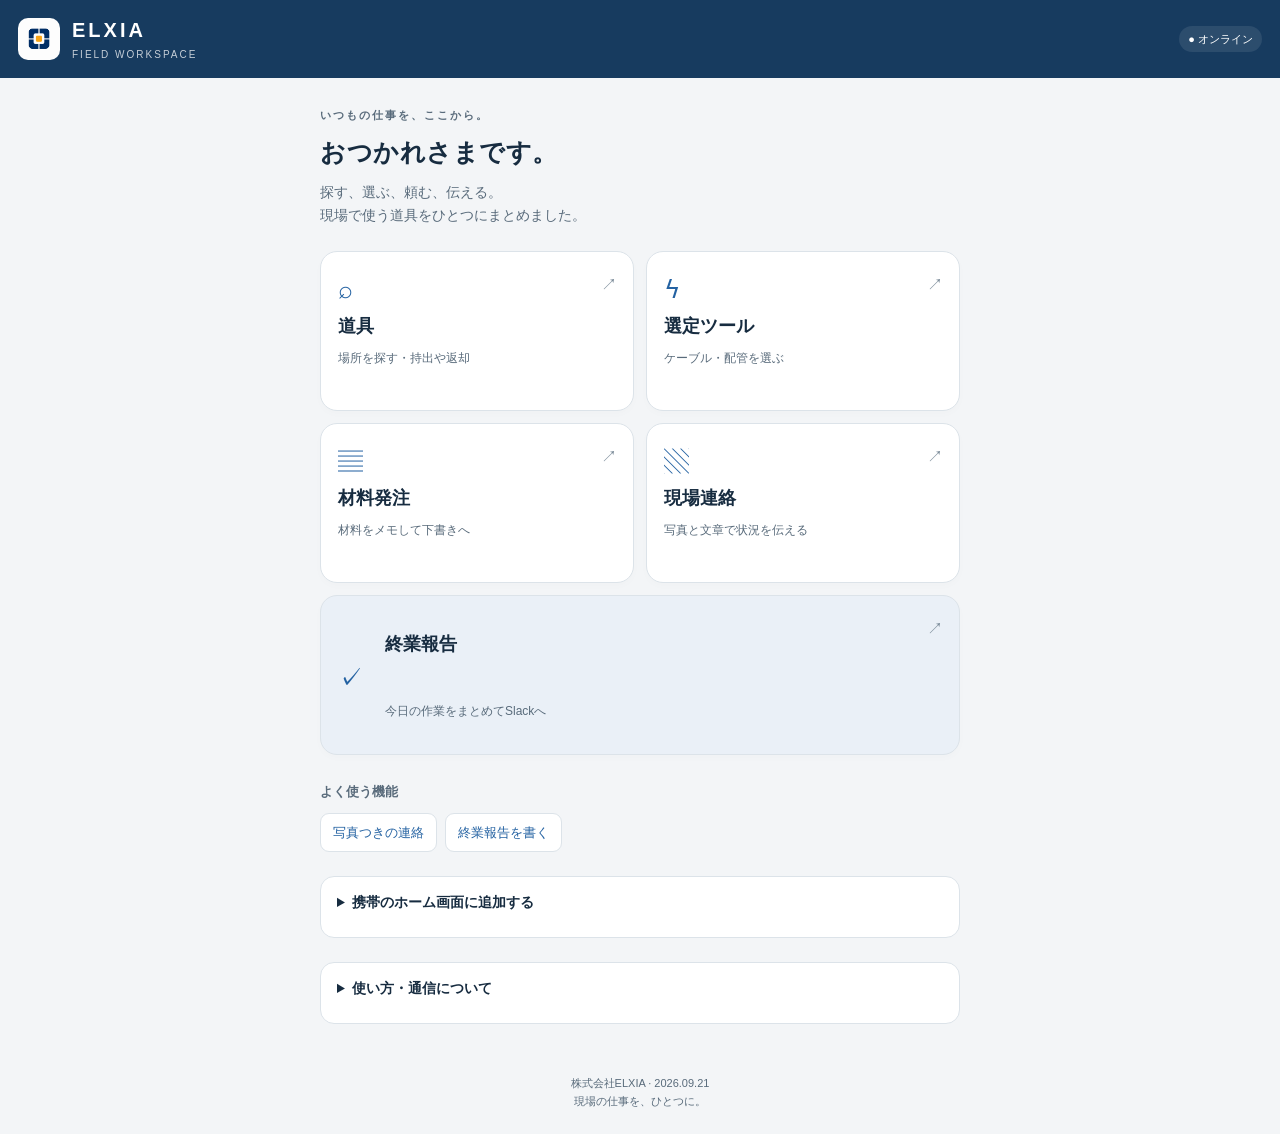
<file: index.html>
<!doctype html><html lang="ja"><head><meta charset="utf-8"><meta name="viewport" content="width=device-width,initial-scale=1,viewport-fit=cover"><meta name="theme-color" content="#173b5f"><meta name="apple-mobile-web-app-capable" content="yes"><meta name="apple-mobile-web-app-title" content="ELXIA"><link rel="manifest" href="manifest.webmanifest"><link rel="apple-touch-icon" href="elxia-mark.png"><link rel="icon" href="elxia-mark.png"><link rel="stylesheet" href="theme.css"><title>ELXIA｜現場の仕事をひとつに</title></head><body data-page="home"><header class="home-head"><img src="elxia-mark.png" alt=""><div><strong>ELXIA</strong><small>FIELD WORKSPACE</small></div><span class="connection" id="connection"></span></header><main><div class="eyebrow">いつもの仕事を、ここから。</div><h1 class="page-title">おつかれさまです。</h1><p class="lead">探す、選ぶ、頼む、伝える。<br>現場で使う道具をひとつにまとめました。</p><div class="menu-grid"><a class="menu-card " data-app="dogu" href="https://script.google.com/macros/s/AKfycbwrZ1gICq0GGOBQge6Y12CDQxjRuVyu_7HEEHECUR1XkzvXKOeaTzT1ZFu1UTe-_Kdf/exec"><span class="symbol" aria-hidden="true">⌕</span><span class="arrow" aria-hidden="true">↗</span><strong>道具</strong><small>場所を探す・持出や返却</small></a><a class="menu-card " data-app="sentei" href="sentei.html"><span class="symbol" aria-hidden="true">ϟ</span><span class="arrow" aria-hidden="true">↗</span><strong>選定ツール</strong><small>ケーブル・配管を選ぶ</small></a><a class="menu-card " data-app="order" href="https://script.google.com/macros/s/AKfycbwNZuk83ep-k_eu7YOdIC4xVYF3lq9U3nwa_cdipgo2YtfaGgfmj4qcbfPf8TV1QJMkOA/exec"><span class="symbol" aria-hidden="true">▤</span><span class="arrow" aria-hidden="true">↗</span><strong>材料発注</strong><small>材料をメモして下書きへ</small></a><a class="menu-card " data-app="renraku" href="renraku.html"><span class="symbol" aria-hidden="true">▧</span><span class="arrow" aria-hidden="true">↗</span><strong>現場連絡</strong><small>写真と文章で状況を伝える</small></a><a class="menu-card wide" data-app="report" href="report.html"><span class="symbol" aria-hidden="true">✓</span><span class="arrow" aria-hidden="true">↗</span><strong>終業報告</strong><small>今日の作業をまとめてSlackへ</small></a></div><h2 class="section-label">よく使う機能</h2><div class="quick" id="recent"><a href="renraku.html#home">写真つきの連絡</a><a href="report.html">終業報告を書く</a></div><details class="help" id="install"><summary>携帯のホーム画面に追加する</summary><ol><li>iPhoneはSafariでこのページを開きます。</li><li>共有ボタンから「ホーム画面に追加」を選びます。</li><li>名前を「ELXIA」にして追加します。</li></ol><p>AndroidはChromeのメニューから「ホーム画面に追加」。以後はELXIAのアイコンひとつで使えます。</p></details><details class="help"><summary>使い方・通信について</summary><p>道具と材料発注は連携画面が開きます。材料発注には今までのGoogleログインが必要です。戻るときは画面の「ホーム」または「完了」を押してください。</p><p>一度読み込んだ選定・現場連絡の文章作成は、電波がないときも使えます。Slackへの投稿、材料発注、道具の読込・報告は通信できる場所で行ってください。</p><p>終業報告は選択式で入力し、確認後にSlackへ投稿します。現場連絡の作成記録は送信完了の証明ではありません。</p></details></main><footer class="footer">株式会社ELXIA · 2026.09.21<br>現場の仕事を、ひとつに。</footer><script src="logic.js"></script><script src="common.js"></script></body></html>
</file>
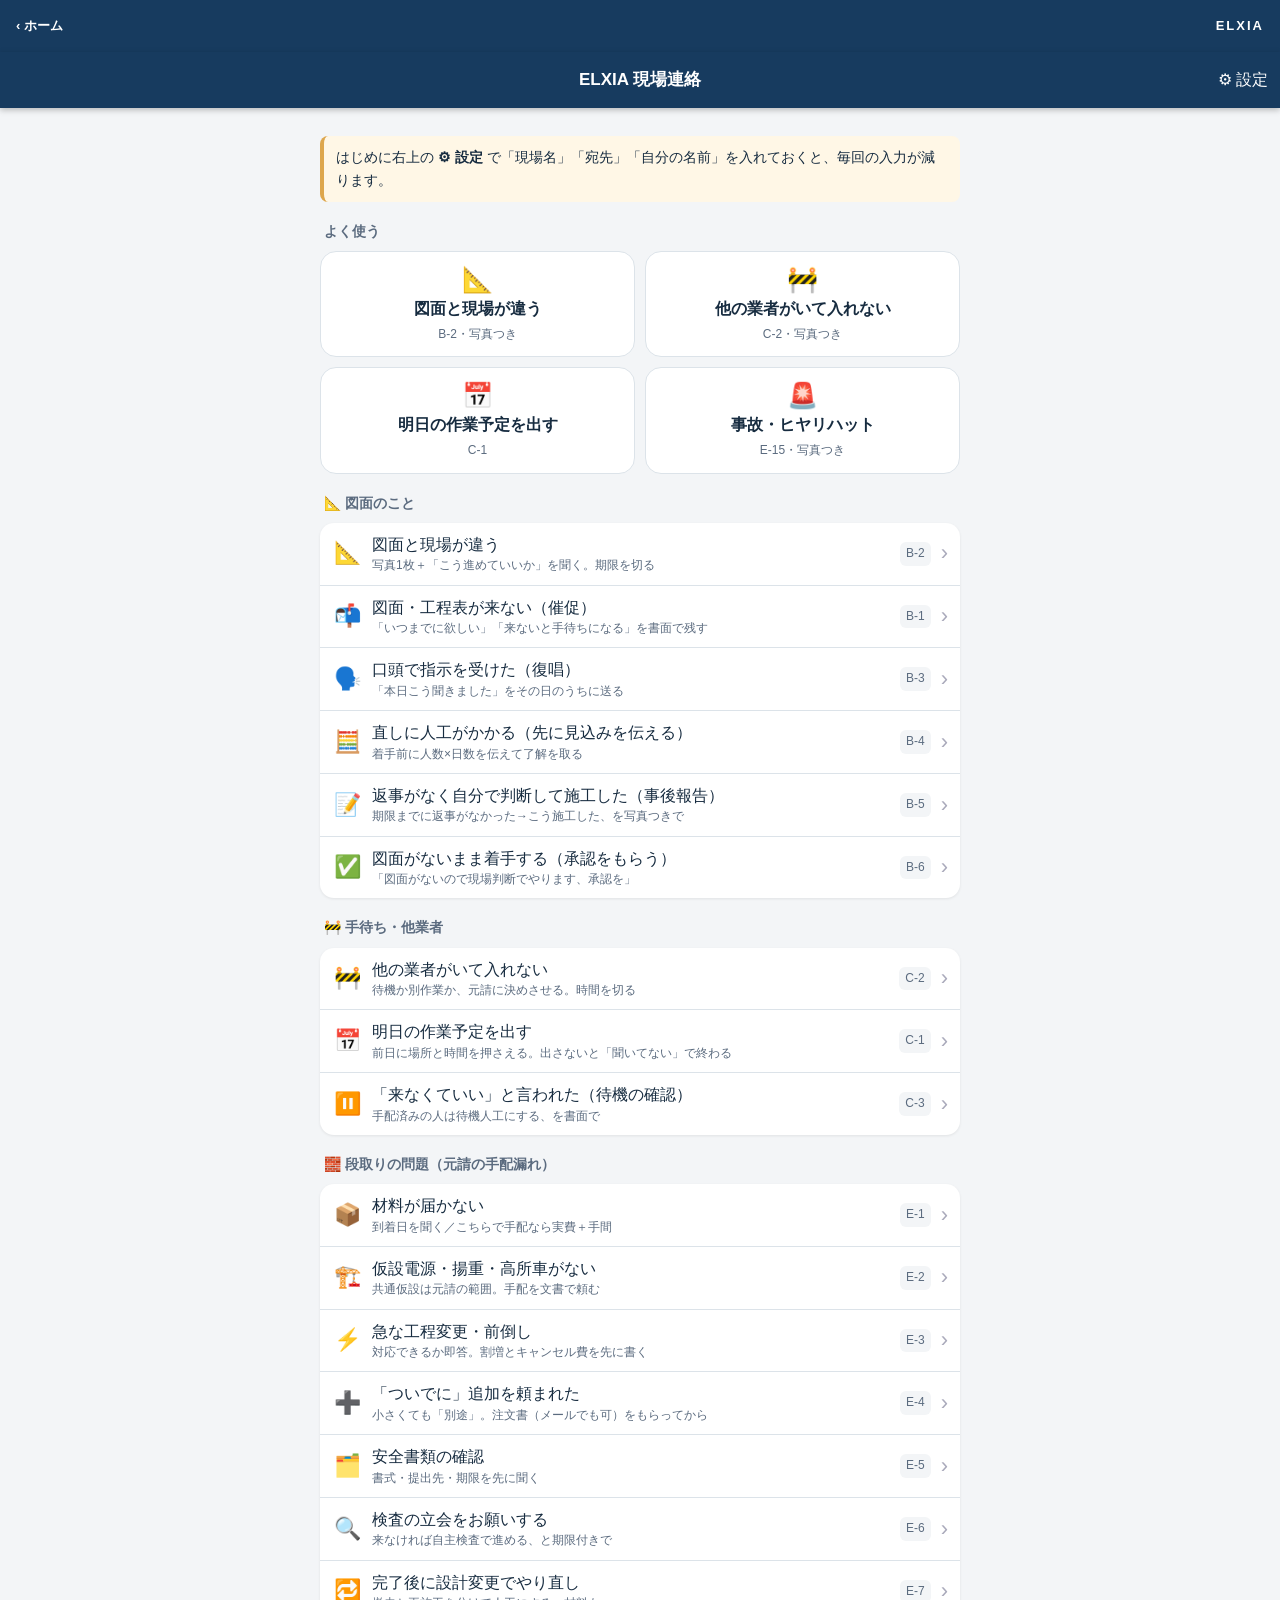
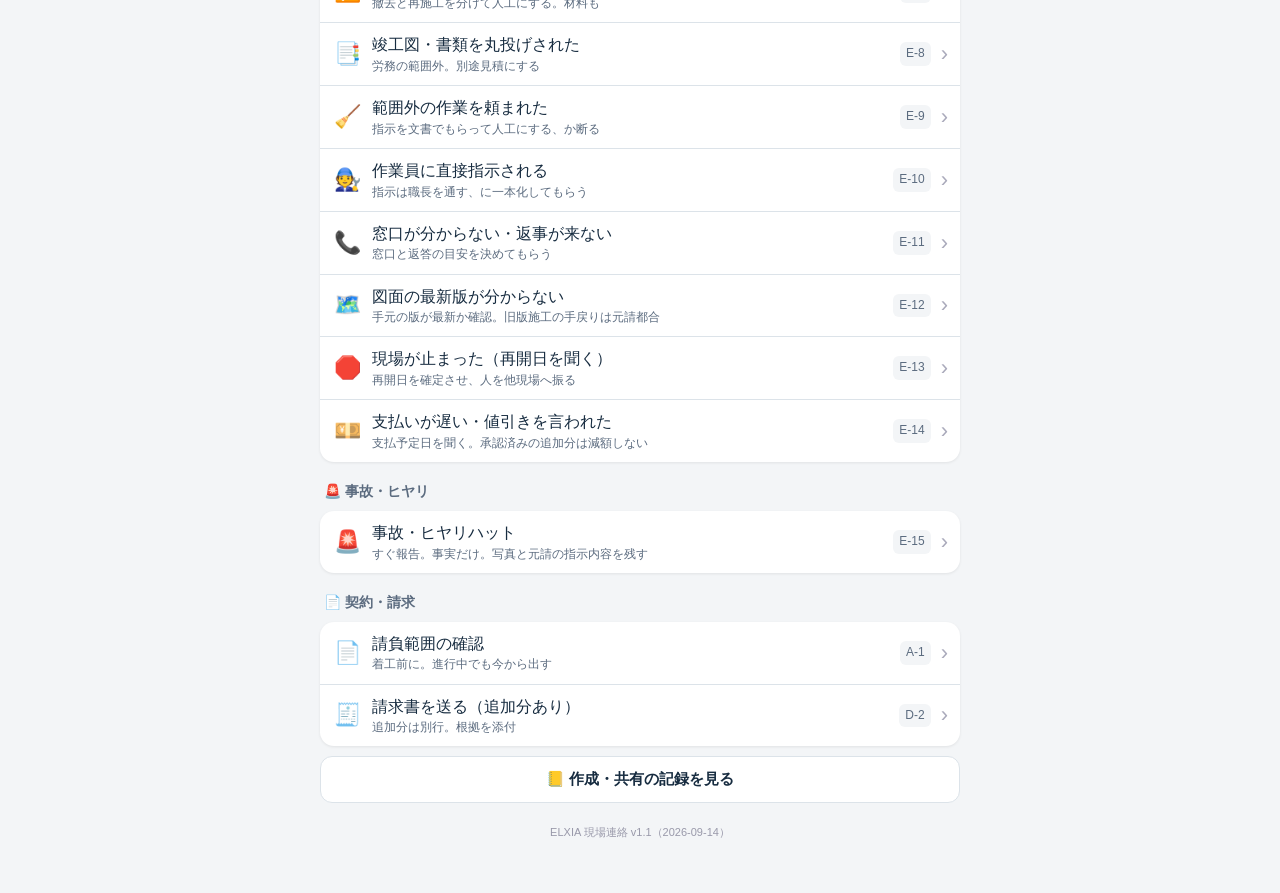
<file: renraku.html>
<!doctype html>
<html lang="ja">
<head>
<meta charset="utf-8">
<meta name="viewport" content="width=device-width, initial-scale=1, viewport-fit=cover">
<meta name="apple-mobile-web-app-capable" content="yes">
<meta name="mobile-web-app-capable" content="yes">
<meta name="apple-mobile-web-app-status-bar-style" content="default">
<meta name="apple-mobile-web-app-title" content="ELXIA">
<meta name="theme-color" content="#1f3a5f">
<meta name="format-detection" content="telephone=no">
<link rel="manifest" href="manifest.webmanifest">
<link rel="apple-touch-icon" href="elxia-mark.png">
<link rel="icon" href="elxia-mark.png">
<title>ELXIA 現場連絡</title>
<style>
:root{--navy:#1f3a5f;--org:#ffb84d;--org2:#e8931c;--bg:#f4f6f9;--ink:#1a1a1a;--mute:#5b6b7f;--line:#d5dbe3;--card:#fff;--red:#c0392b}
*{box-sizing:border-box;-webkit-tap-highlight-color:transparent}
html,body{margin:0;background:var(--bg);color:var(--ink);font-family:-apple-system,BlinkMacSystemFont,"Hiragino Sans","Hiragino Kaku Gothic ProN","Noto Sans JP",sans-serif;font-size:16px;line-height:1.5;-webkit-text-size-adjust:100%}
body{padding-bottom:calc(env(safe-area-inset-bottom) + 24px)}
header{position:sticky;top:0;z-index:20;background:var(--navy);color:#fff;display:flex;align-items:center;padding:calc(env(safe-area-inset-top) + 6px) 6px 6px;box-shadow:0 2px 6px rgba(0,0,0,.25)}
header h1{font-size:17px;margin:0;flex:1;text-align:center;white-space:nowrap;overflow:hidden;text-overflow:ellipsis}
.hbtn{background:none;border:0;color:#fff;font-size:16px;min-width:72px;min-height:44px;padding:0 6px;font-family:inherit}
.hbtn.r{text-align:right}
main{max-width:640px;margin:0 auto;padding:12px}
section[hidden]{display:none}
h2{font-size:14px;color:var(--mute);margin:18px 4px 8px;font-weight:600}
.tiles{display:grid;grid-template-columns:1fr 1fr;gap:10px}
.tile{background:var(--card);border:2px solid var(--org);border-radius:14px;padding:12px 8px;min-height:92px;display:flex;flex-direction:column;align-items:center;justify-content:center;gap:2px;font-size:16px;font-weight:700;color:var(--ink);text-align:center;box-shadow:0 1px 3px rgba(0,0,0,.08);font-family:inherit}
.tile .ic{font-size:30px;line-height:1.2}
.tile small{font-weight:400;font-size:12px;color:var(--mute)}
.list{background:var(--card);border-radius:14px;overflow:hidden;box-shadow:0 1px 3px rgba(0,0,0,.08)}
.row{display:flex;align-items:center;gap:10px;width:100%;background:none;border:0;border-bottom:1px solid var(--line);padding:11px 12px;font-size:16px;color:var(--ink);text-align:left;min-height:56px;font-family:inherit}
.row:last-child{border-bottom:0}
.row .ic{font-size:22px;width:30px;text-align:center;flex:none}
.row .t{flex:1;line-height:1.35}
.row .t small{display:block;color:var(--mute);font-size:12px;margin-top:2px}
.row .no{font-size:12px;color:var(--mute);background:var(--bg);border-radius:6px;padding:2px 6px;flex:none}
.row::after{content:"›";color:#aab;font-size:22px}
.card{background:var(--card);border-radius:14px;padding:14px;margin-bottom:12px;box-shadow:0 1px 3px rgba(0,0,0,.08)}
.card > b{display:block;margin-bottom:4px}
.hint{background:#fff7e6;border-left:4px solid var(--org);padding:10px 12px;border-radius:8px;font-size:14px;margin-bottom:12px}
label{display:block;font-size:13px;color:var(--mute);margin:10px 0 4px;font-weight:600}
.card label:first-child{margin-top:0}
input[type=text],input[type=email],input[type=number],input[type=date],input[type=time],textarea{width:100%;font-size:16px;padding:11px 12px;border:1px solid var(--line);border-radius:10px;background:#fff;color:var(--ink);-webkit-appearance:none;appearance:none;outline:none;font-family:inherit;min-height:46px}
input:focus,textarea:focus{border-color:var(--navy);box-shadow:0 0 0 2px rgba(31,58,95,.15)}
textarea{min-height:72px;resize:vertical;line-height:1.5}
textarea.body{min-height:240px;font-size:15px}
.btn{display:flex;align-items:center;justify-content:center;gap:8px;width:100%;min-height:52px;border-radius:12px;border:0;font-size:17px;font-weight:700;padding:10px 14px;font-family:inherit;color:#fff;background:var(--navy)}
.btn.org{background:var(--org2)}
.btn.line{background:#fff;color:var(--navy);border:2px solid var(--navy)}
.btn.sub{background:#fff;color:var(--ink);border:1px solid var(--line);font-weight:600;font-size:15px;min-height:46px}
.btn.cam{background:var(--org2);font-size:20px;min-height:64px}
.btn:active{opacity:.75}
.btns{display:grid;gap:10px;margin-top:10px}
.photos{display:grid;grid-template-columns:repeat(3,1fr);gap:8px;margin-top:10px}
.photos:empty{display:none}
.ph{position:relative;aspect-ratio:1;border-radius:10px;overflow:hidden;background:#e5e9ef}
.ph img{width:100%;height:100%;object-fit:cover;display:block}
.ph button{position:absolute;top:4px;right:4px;width:30px;height:30px;border-radius:50%;border:0;background:rgba(0,0,0,.6);color:#fff;font-size:18px;line-height:30px;padding:0}
.ph small{position:absolute;left:4px;bottom:4px;background:rgba(0,0,0,.55);color:#fff;font-size:11px;padding:1px 6px;border-radius:6px}
.note{font-size:13px;color:var(--mute);margin-top:8px;line-height:1.45}
.pv-head{display:flex;align-items:center;justify-content:space-between;margin-bottom:4px}
.pv-head b{font-size:15px}
.pv-head button{background:none;border:0;color:var(--navy);font-size:14px;text-decoration:underline;padding:4px;font-family:inherit}
.chk{display:flex;align-items:center;gap:10px;font-size:15px;margin-top:14px}
.chk input{width:22px;height:22px;flex:none}
.chk label{margin:0;font-size:15px;color:var(--ink);font-weight:400}
.logitem{border-bottom:1px solid var(--line);padding:10px 0}
.logitem:last-child{border-bottom:0}
.logitem .d{font-size:12px;color:var(--mute)}
.logitem .s{font-weight:700;margin:2px 0}
.logitem pre{white-space:pre-wrap;font-family:inherit;font-size:13px;margin:4px 0 6px;color:#333;max-height:110px;overflow:hidden;position:relative}
.logitem .ops{display:flex;gap:8px}
.logitem .ops button{font-size:13px;padding:6px 10px;border-radius:8px;border:1px solid var(--line);background:#fff;color:var(--navy);font-family:inherit}
#toast{position:fixed;left:50%;bottom:calc(env(safe-area-inset-bottom) + 24px);transform:translateX(-50%);background:rgba(20,30,45,.95);color:#fff;padding:12px 18px;border-radius:12px;font-size:15px;max-width:92%;text-align:center;opacity:0;pointer-events:none;transition:opacity .25s;z-index:50}
#toast.on{opacity:1}
.empty{color:var(--mute);text-align:center;padding:24px 0;font-size:14px}
.ver{color:#99a;font-size:11px;text-align:center;margin-top:20px}
</style>
<link rel="stylesheet" href="theme.css"></head>
<body data-page="renraku">
<header>
  <button class="hbtn" id="btnBack">‹ 戻る</button>
  <h1 id="hTitle">ELXIA 現場連絡</h1>
  <button class="hbtn r" id="btnSettings">⚙ 設定</button>
</header>
<main>

<section id="home">
  <div class="hint" id="firstHint" hidden>はじめに右上の <b>⚙ 設定</b> で「現場名」「宛先」「自分の名前」を入れておくと、毎回の入力が減ります。</div>
  <h2>よく使う</h2>
  <div class="tiles" id="tiles"></div>
  <div id="groups"></div>
  <div class="btns"><button class="btn sub" id="btnLog">📒 作成・共有の記録を見る</button></div>
  <div class="ver">ELXIA 現場連絡 <span id="ver"></span></div>
</section>

<section id="form" hidden>
  <div class="hint" id="fWhen"></div>
  <div class="card" id="fFields"></div>
  <div class="card">
    <b>📷 写真</b>
    <div class="btns">
      <button class="btn cam" id="btnCam">📷 撮影する</button>
      <button class="btn sub" id="btnPick">🖼 撮ってある写真から選ぶ</button>
    </div>
    <div class="photos" id="photos"></div>
    <div class="note">ここで撮った写真は本体の「写真」には残りません。記録に残したいときは、カメラで撮ってから「写真から選ぶ」を使うか、送る画面で「画像を保存」も押してください。</div>
    <input type="file" id="inCam" accept="image/*" capture="environment" multiple hidden>
    <input type="file" id="inPick" accept="image/*" multiple hidden>
  </div>
  <div class="card">
    <div class="pv-head"><b>✉️ 送る文（ここで直せます）</b><button id="btnRegen">入力から作り直す</button></div>
    <label for="pvSubject">件名</label><input type="text" id="pvSubject">
    <label for="pvBody">本文</label><textarea class="body" id="pvBody"></textarea>
  </div>
  <div class="btns">
    <button class="btn org" id="btnShare">📤 写真つきで送る（メール／LINEを選ぶ）</button>
    <button class="btn line" id="btnMail">✉️ メールアプリで開く（本文入り）</button>
    <button class="btn sub" id="btnCopy">📋 本文をコピー</button>
  </div>
  <div class="note">「送る」を押すと本文は自動でコピーされます。開いた画面に本文が入っていなければ、本文欄を長押し→「ペースト」してください。「メールアプリで開く」は写真が付かないので、手で添付してください。</div>
</section>

<section id="settings" hidden>
  <div class="card">
    <label for="sSite">現場名</label><input type="text" id="sSite" placeholder="例：いすゞ大平">
    <label for="sToCo">宛先の会社名（任意）</label><input type="text" id="sToCo" placeholder="例：○○電気株式会社">
    <label for="sToName">宛先の担当者名</label><input type="text" id="sToName" placeholder="例：山田">
    <label for="sToMail">宛先メールアドレス</label><input type="email" id="sToMail" placeholder="例：yamada@example.co.jp">
    <label for="sCc">CCメール（複数はカンマ区切り）</label><input type="text" id="sCc" placeholder="例：elxia.2019@gmail.com">
    <label for="sMe">自分の名前（送り主）</label><input type="text" id="sMe" placeholder="例：栁">
    <label for="sSig">署名（メールの最後に付く。{名前} は自分の名前に置き換わる）</label><textarea id="sSig"></textarea>
    <div class="chk"><input type="checkbox" id="sShrink"><label for="sShrink">写真を小さくしてから送る（メール向け・おすすめ）</label></div>
  </div>
  <div class="btns"><button class="btn" id="btnSaveS">保存する</button></div>
  <div class="note">設定はこのスマホの中だけに保存されます（どこにも送られません）。</div>
</section>

<section id="log" hidden>
  <div class="card" id="logList"></div>
  <div class="btns"><button class="btn sub" id="btnClearLog">記録を全部消す</button></div>
  <div class="note">作成・コピー・共有した本文の控えです。送信完了の記録ではありません。実際に送れたかはメールやLINEで確認してください。写真はここには残りません。</div>
</section>

</main>
<div id="toast"></div>

<script>
(function(){
'use strict';
const $=s=>document.querySelector(s);
const VER='v1.1（2026-09-14）';
const LS_S='elxia_renraku_settings', LS_L='elxia_renraku_log';
const DEF_SIG='株式会社ELXIA　{名前}';
let saved={}; try{ saved=JSON.parse(localStorage.getItem(LS_S)||'{}'); }catch(e){}
const S=Object.assign({site:'',toCo:'',toName:'',toMail:'',cc:'',me:'栁',sig:DEF_SIG,shrink:true},saved);
const saveS=()=>{ try{ localStorage.setItem(LS_S,JSON.stringify(S)); }catch(e){} };

/* ---------- 日付まわり ---------- */
const pad=n=>String(n).padStart(2,'0');
const isoDate=d=>`${d.getFullYear()}-${pad(d.getMonth()+1)}-${pad(d.getDate())}`;
const jpDate=iso=>{ const m=/^(\d{4})-(\d{2})-(\d{2})$/.exec(iso||''); return m?`${+m[2]}月${+m[3]}日`:(iso||''); };
const hm=d=>`${pad(d.getHours())}:${pad(d.getMinutes())}`;
const plus=min=>{ const d=new Date(Date.now()+min*60000); d.setMinutes(Math.ceil(d.getMinutes()/30)*30,0,0); return hm(d); };
const nowText=()=>{ const d=new Date(); return `${d.getMonth()+1}月${d.getDate()}日 ${hm(d)}`; };
const stamp=()=>{ const d=new Date(); return `${d.getFullYear()}${pad(d.getMonth()+1)}${pad(d.getDate())}_${pad(d.getHours())}${pad(d.getMinutes())}`; };
function defVal(d){
  if(d==='today') return isoDate(new Date());
  if(d==='tomorrow') return isoDate(new Date(Date.now()+864e5));
  if(d==='now') return hm(new Date());
  if(d==='nowtext') return nowText();
  if(typeof d==='string' && /^\+\d+$/.test(d)) return plus(+d.slice(1));
  return d==null?'':String(d);
}
const esc=s=>String(s).replace(/[&<>"]/g,c=>({'&':'&amp;','<':'&lt;','>':'&gt;','"':'&quot;'}[c]));

/* ---------- テンプレ定義 ---------- */
const G=[['B','📐 図面のこと'],['C','🚧 手待ち・他業者'],['E','🧱 段取りの問題（元請の手配漏れ）'],['X','🚨 事故・ヒヤリ'],['A','📄 契約・請求']];
const T=[
{id:'B-2',g:'B',ic:'📐',star:true,photo:true,style:'line',title:'図面と現場が違う',when:'写真1枚＋「こう進めていいか」を聞く。期限を切る',
 fields:[{k:'工区',l:'工区・場所',ph:'例：2階 東側'},{k:'図面No',l:'図面No.',ph:'例：E-12'},{k:'図面',l:'図面ではどうなっている',ph:'例：盤は柱の右側'},{k:'現場',l:'現場はどうなっている',ph:'例：柱の右にダクトがあり付かない'},{k:'案',l:'こう進めたい',ph:'例：柱の左側に取付'},{k:'期限',l:'返事の期限（この時刻まで）',t:'time',d:'+60'}],
 subject:'【{現場名}】図面不備 {工区} 図面No.{図面No}',
 body:'【図面不備】{工区} 図面No.{図面No}\n現場と図面が相違しています。\n・図面：{図面}\n・現場：{現場}（写真参照）\n{案}で施工して問題ないでしょうか。\n{期限}までにご返答がない場合、{案}で進めさせていただきます。\n（返答待ちの間は別作業に振っています）'},
{id:'B-1',g:'B',ic:'📬',style:'mail',title:'図面・工程表が来ない（催促）',when:'「いつまでに欲しい」「来ないと手待ちになる」を書面で残す',
 fields:[{k:'工区',l:'工区',ph:'例：3階 西側'},{k:'対象',l:'何の図面か',ph:'例：盤設置／ケーブルルート'},{k:'希望期日',l:'希望期日',t:'date'},{k:'回数',l:'催促は何回目',t:'number',d:'1'},{k:'手待ち日',l:'この日以降は手待ちになる',t:'date'}],
 subject:'【{現場名}】施工図・工程表のご提出依頼（{回数}回目）',
 body:'{工区}の施工図（および週間工程表）が本日時点で未受領のため、着手できない状況です。\n・対象：{工区} {対象}\n・希望期日：{希望期日}\n期日までに受領できない場合、{手待ち日}以降は手待ちが発生しますので、ご対応をお願いいたします。'},
{id:'B-3',g:'B',ic:'🗣️',style:'mail',title:'口頭で指示を受けた（復唱）',when:'「本日こう聞きました」をその日のうちに送る',
 fields:[{k:'時刻',l:'指示を受けた時刻',t:'time',d:'now'},{k:'内容',l:'指示の内容',t:'textarea',ph:'例：○○を△△に変更して施工'},{k:'対象範囲',l:'対象範囲',ph:'例：2階 東側の幹線'},{k:'指示者',l:'指示した人',ph:'例：山田'}],
 subject:'【{現場名}】本日の口頭指示の確認',
 body:'本日{時刻}、現場にて下記の指示を口頭で受けましたので、確認のため送付します。\n・内容：{内容}\n・対象範囲：{対象範囲}\n・指示者：{指示者}様\n相違があれば本日中にご連絡ください。ご連絡がなければ上記のとおり進めます。'},
{id:'B-4',g:'B',ic:'🧮',style:'mail',title:'直しに人工がかかる（先に見込みを伝える）',when:'着手前に人数×日数を伝えて了解を取る',
 fields:[{k:'図面No',l:'図面No.',ph:'例：E-12'},{k:'不備内容',l:'不備の内容',ph:'例：盤位置の相違'},{k:'作業内容',l:'作業内容',ph:'例：ラックの撤去・再施工'},{k:'人数',l:'人数',t:'number'},{k:'日数',l:'日数',t:'number'},{k:'単価',l:'単価（円）',t:'number'},{k:'着手予定',l:'着手予定',t:'date'}],
 calc:v=>{ const a=+v.人数||0,b=+v.日数||0; v.人工=(a&&b)?String(a*b):''; },
 subject:'【{現場名}】{作業内容}に伴う追加人工の見込み',
 body:'図面No.{図面No}の不備（{不備内容}）に伴う是正作業について、追加人工を下記のとおり見込みます。\n・作業内容：{作業内容}\n・見込み：{人数}人×{日数}日＝{人工}人工（単価{単価}円）\n・着手予定：{着手予定}\n上記でご了承いただければ着手します。月次請求で「図面不備是正分」として別行計上いたします。'},
{id:'B-5',g:'B',ic:'📝',photo:true,style:'mail',title:'返事がなく自分で判断して施工した（事後報告）',when:'期限までに返事がなかった→こう施工した、を写真つきで',
 fields:[{k:'工区',l:'工区',ph:'例：2階 東側'},{k:'送信日時',l:'確認を送った日時',ph:'例：9月13日 10:00'},{k:'図面No',l:'図面No.',ph:'例：E-12'},{k:'施工内容',l:'こう施工した',t:'textarea'},{k:'理由',l:'理由',ph:'例：ダクトと干渉するため'},{k:'指示期限',l:'問題があればこの日までに',t:'date'},{k:'追加人工',l:'追加人工',t:'number'}],
 subject:'【{現場名}】{工区} 現場判断施工のご報告',
 body:'{送信日時}にお送りした図面不備の確認（図面No.{図面No}）につき、期限までにご返答がなかったため、下記のとおり施工しましたのでご報告します（写真添付）。\n・施工内容：{施工内容}\n・理由：{理由}\n問題があれば{指示期限}までにご指示ください。ご指示がなければ本施工で確定とさせていただきます。\nなお、本件の追加人工は{追加人工}人工です。'},
{id:'B-6',g:'B',ic:'✅',photo:true,style:'mail',title:'図面がないまま着手する（承認をもらう）',when:'「図面がないので現場判断でやります、承認を」',
 fields:[{k:'工区',l:'工区',ph:'例：1階 受変電室'},{k:'施工方針',l:'こう施工する',t:'textarea',ph:'例：ルート、機器位置 など'},{k:'根拠',l:'根拠',ph:'例：設計図、既設状況'}],
 subject:'【{現場名}】{工区} 図面未受領に伴う現場判断施工の承認依頼',
 body:'{工区}は施工図未受領ですが、工程上着手が必要なため、下記のとおり現場判断で施工します。承認をお願いいたします。\n・施工方針：{施工方針}\n・根拠：{根拠}\n後日施工図が発行され本施工と相違した場合の手戻りは、別途人工にて精算とさせていただきます。'},

{id:'C-2',g:'C',ic:'🚧',star:true,photo:true,style:'line',title:'他の業者がいて入れない',when:'待機か別作業か、元請に決めさせる。時間を切る',
 fields:[{k:'エリア',l:'エリア',ph:'例：3階 北側'},{k:'予定作業',l:'予定していた作業',ph:'例：ラック敷設'},{k:'業者名',l:'入っている業者',ph:'例：○○塗装'},{k:'別作業',l:'切り替える別作業',ph:'例：2階の盤内配線'},{k:'分',l:'返事を待つ時間（分）',t:'number',d:'30'}],
 subject:'【{現場名}】着手不可 {エリア}',
 body:'【着手不可】{エリア}\n予定していた{予定作業}に{業者名}が施工中で入れません（写真参照）。\n下記のどちらにするかご指示ください。\n①待機（手待ち計上）\n②別作業に切替（{別作業}）\n{分}分以内にご返答がなければ②で進め、待機分は手待ちとして記録します。'},
{id:'C-1',g:'C',ic:'📅',star:true,style:'line',title:'明日の作業予定を出す',when:'前日に場所と時間を押さえる。出さないと「聞いてない」で終わる',
 fields:[{k:'日付',l:'日付',t:'date',d:'tomorrow'},{k:'人数',l:'人数',t:'number'},{k:'エリア',l:'エリア',ph:'例：2階 東側 盤まわり'},{k:'時間',l:'時間',ph:'例：8:00〜17:00'},{k:'作業',l:'作業',ph:'例：ラック敷設、ケーブル入線'},{k:'使用設備',l:'使うもの',ph:'例：高所作業車／脚立／揚重'}],
 subject:'【{現場名}】{日付}の作業予定（ELXIA）',
 body:'【明日の作業予定】ELXIA\n・{日付} {人数}人\n・エリア：{エリア} {時間}\n・作業：{作業}\n・使用設備：{使用設備}\n他業者と重なる場合は本日中にご連絡ください。'},
{id:'C-3',g:'C',ic:'⏸️',style:'mail',title:'「来なくていい」と言われた（待機の確認）',when:'手配済みの人は待機人工にする、を書面で',
 fields:[{k:'連絡者',l:'言ってきた人',ph:'例：山田'},{k:'理由',l:'理由',ph:'例：建築の作業'},{k:'待機日',l:'待機日',t:'date'},{k:'人数',l:'手配済みの人数',t:'number'}],
 subject:'【{現場名}】{待機日} 待機のご確認',
 body:'本日、貴社{連絡者}様より「{理由}のため{待機日}は現場に入らないように」との連絡を受けましたので確認します。\n・待機日：{待機日}（{人数}人）\n・理由：{理由}\n既に手配済みの人員につき、待機日は{人数}人工として計上させていただきます。'},

{id:'E-1',g:'E',ic:'📦',photo:true,style:'mail',title:'材料が届かない',when:'到着日を聞く／こちらで手配なら実費＋手間',
 fields:[{k:'着手予定',l:'着手予定日',t:'date'},{k:'作業',l:'作業',ph:'例：3階 幹線入線'},{k:'材料',l:'届いていない材料',ph:'例：CV 38sq 3C'}],
 subject:'【{現場名}】支給材未着 {材料}',
 body:'【支給材未着】\n{着手予定}着手予定の{作業}について、貴社支給の{材料}が未着です。\n①貴社手配の到着予定日をご教示ください。\n②急ぎであれば弊社にて手配可能ですが、実費＋手配手間を別途請求とさせていただきます。\n未着の間は手待ちまたは別作業に振ります。'},
{id:'E-2',g:'E',ic:'🏗️',photo:true,style:'mail',title:'仮設電源・揚重・高所車がない',when:'共通仮設は元請の範囲。手配を文書で頼む',
 fields:[{k:'作業日',l:'作業日',t:'date'},{k:'作業',l:'作業',ph:'例：ラック吊り込み'},{k:'必要なもの',l:'必要なもの',t:'textarea',ph:'例：仮設電源（30A、2階東）／高所作業車6m／揚重（200kg、3階へ）'},{k:'期限',l:'この日までに手配を',t:'date'}],
 subject:'【{現場名}】仮設・揚重の手配依頼（{作業日}）',
 body:'【仮設・揚重手配依頼】\n{作業日}の{作業}に下記が必要ですが、現場に用意がありません。\n・{必要なもの}\n貴社にて{期限}までに手配をお願いします。弊社で手配する場合はレンタル実費＋運搬費を別途請求します。'},
{id:'E-3',g:'E',ic:'⚡',style:'mail',title:'急な工程変更・前倒し',when:'対応できるか即答。割増とキャンセル費を先に書く',
 fields:[{k:'受領日時',l:'連絡を受けた日時',d:'nowtext'},{k:'変更内容',l:'変更の内容',ph:'例：防塵塗装を月曜→明日から'},{k:'対応可否',l:'対応できるか',ph:'例：9/15は3人まで対応可'},{k:'残業',l:'残業割増（％）',t:'number',d:'25'},{k:'休日',l:'休日割増（％）',t:'number',d:'35'},{k:'待機人工',l:'中止のときの待機人工',t:'number',d:'1'}],
 subject:'【{現場名}】工程変更のご連絡受領（{変更内容}）',
 body:'【工程変更のご連絡受領】\n{受領日時}に{変更内容}の変更連絡を受けました。\n・対応可否：{対応可否}\n・条件：前日17時以降の変更につき、残業{残業}％・休日{休日}％割増。手配済み人員の中止は{待機人工}人工を待機として計上\n上記で進めてよろしければご返信ください。'},
{id:'E-4',g:'E',ic:'➕',style:'mail',title:'「ついでに」追加を頼まれた',when:'小さくても「別途」。注文書（メールでも可）をもらってから',
 fields:[{k:'依頼者',l:'頼んできた人',ph:'例：山田'},{k:'内容',l:'頼まれた内容',ph:'例：仮設分電盤の増設'},{k:'見込み',l:'見込み',ph:'例：2人工 または 一式30,000円'}],
 subject:'【{現場名}】追加作業の確認（{内容}）',
 body:'【追加作業の確認】\n本日{依頼者}様より{内容}（当初範囲外）のご依頼を受けました。\n・内容：{内容}\n・見込み：{見込み}\n注文書（メールでの発注確認でも可）をいただき次第着手します。当初範囲の工程に影響する場合は併せて調整をお願いします。'},
{id:'E-5',g:'E',ic:'🗂️',style:'mail',title:'安全書類の確認',when:'書式・提出先・期限を先に聞く',
 fields:[{k:'提出予定',l:'こちらの提出予定日',t:'date'}],
 subject:'【{現場名}】安全書類の確認',
 body:'【安全書類の確認】\n{現場名}の安全書類について、下記をご教示ください。\n・必要書類：施工体制台帳／再下請負通知／作業員名簿／新規入場者教育／グリーンサイト登録\n・書式・提出先・提出期限\n弊社分は{提出予定}までに提出します。貴社作成分（施工計画書、統括安全衛生管理関係）の提出時期も併せてお願いします。'},
{id:'E-6',g:'E',ic:'🔍',photo:true,style:'mail',title:'検査の立会をお願いする',when:'来なければ自主検査で進める、と期限付きで',
 fields:[{k:'工区',l:'工区',ph:'例：1階 東側'},{k:'対象',l:'検査の対象',ph:'例：隠蔽部・埋設・盤結線'},{k:'完了日',l:'完了する日',t:'date'},{k:'立会日時',l:'立会してほしい日時',ph:'例：9月16日 10時'},{k:'次工程',l:'次の工程',ph:'例：埋戻し・仕上げ'}],
 subject:'【{現場名}】{工区} 検査立会のお願い（{立会日時}）',
 body:'【検査立会依頼】\n{工区} {対象}が{完了日}に完了します。{立会日時}に立会検査をお願いします。\n立会がない場合は弊社自主検査（写真・チェックリスト添付）にて次工程（{次工程}）に進めますので、後日の指摘による手戻りは別途精算とさせていただきます。'},
{id:'E-7',g:'E',ic:'🔁',photo:true,style:'mail',title:'完了後に設計変更でやり直し',when:'撤去と再施工を分けて人工にする。材料も',
 fields:[{k:'受領日',l:'変更を受けた日',t:'date',d:'today'},{k:'図面No',l:'図面No.',ph:'例：E-20'},{k:'対象',l:'やり直す部分',ph:'例：2階のケーブルラック'},{k:'撤去人工',l:'撤去の人工',t:'number'},{k:'再施工人工',l:'再施工の人工',t:'number'},{k:'材料',l:'材料',ph:'例：ラック 10m'}],
 subject:'【{現場名}】設計変更に伴う手戻り（図面No.{図面No}）',
 body:'【設計変更に伴う手戻り】\n{受領日}受領の変更（図面No.{図面No}）により、施工済みの{対象}の撤去・再施工が必要です。\n・撤去：{撤去人工}人工\n・再施工：{再施工人工}人工\n・材料：{材料}\n上記を追加として計上してよろしければ着手します。'},
{id:'E-8',g:'E',ic:'📑',style:'mail',title:'竣工図・書類を丸投げされた',when:'労務の範囲外。別途見積にする',
 fields:[{k:'図面種類',l:'図面の種類',ph:'例：電気設備図'},{k:'枚数',l:'枚数',t:'number'},{k:'竣工図金額',l:'竣工図の金額（円）',t:'number'},{k:'試験成績書金額',l:'試験成績書の金額（円）',t:'number'}],
 subject:'【{現場名}】完成書類作成のご依頼について',
 body:'【完成書類作成のご依頼について】\n竣工図・試験成績書の作成は当初の労務範囲に含まれておりません。作成する場合は下記にて別途お見積りします。\n・竣工図（{図面種類} {枚数}枚）：{竣工図金額}円\n・試験成績書：{試験成績書金額}円\nご発注の場合は注文書をお願いします。'},
{id:'E-9',g:'E',ic:'🧹',style:'mail',title:'範囲外の作業を頼まれた',when:'指示を文書でもらって人工にする、か断る',
 fields:[{k:'作業',l:'頼まれた作業',ph:'例：他業者分の片付け／共用部の清掃'},{k:'人工',l:'かかる人工',t:'number'}],
 subject:'【{現場名}】範囲外作業の確認（{作業}）',
 body:'【範囲外作業の確認】\n{作業}は弊社範囲外です。貴社指示で行う場合は{人工}人工として計上します。よろしければ指示をメールでお願いします。'},
{id:'E-10',g:'E',ic:'🧑‍🔧',style:'mail',title:'作業員に直接指示される',when:'指示は職長を通す、に一本化してもらう',
 fields:[{k:'職長名',l:'職長の名前',ph:'例：木村'}],
 subject:'【{現場名}】指示ルートのお願い',
 body:'【指示ルートのお願い】\n作業員への直接指示が続いており、指示の食い違いと手戻りが出ています。今後は弊社職長（{職長名}）を通してご指示いただくようお願いします。緊急時は職長へ電話をお願いします。'},
{id:'E-11',g:'E',ic:'📞',style:'mail',title:'窓口が分からない・返事が来ない',when:'窓口と返答の目安を決めてもらう',
 fields:[{k:'窓口候補',l:'窓口にしてほしい人',ph:'例：山田様'},{k:'不在時',l:'不在のとき',ph:'例：佐藤様'},{k:'返答分',l:'質疑の返答目安（分）',t:'number',d:'30'},{k:'前日時刻',l:'翌日調整はこの時刻まで',ph:'例：15時'}],
 subject:'【{現場名}】連絡窓口の確認',
 body:'【連絡窓口の確認】\n図面質疑・作業調整の窓口と返答目安をご指定ください。\n・窓口：{窓口候補}（不在時：{不在時}）\n・返答目安：質疑は{返答分}分以内、翌日作業調整は前日{前日時刻}まで\n返答遅れによる手待ちは記録のうえ計上させていただきます。'},
{id:'E-12',g:'E',ic:'🗺️',style:'mail',title:'図面の最新版が分からない',when:'手元の版が最新か確認。旧版施工の手戻りは元請都合',
 fields:[{k:'図面No',l:'図面No.',ph:'例：E-12'},{k:'版日付',l:'手元の図面の日付',t:'date'}],
 subject:'【{現場名}】図面の最新版確認（図面No.{図面No}）',
 body:'【図面の最新版確認】\n図面No.{図面No}について、手元の{版日付}版が最新かご確認ください。改訂があった場合は改訂日・変更箇所を明記のうえ配布をお願いします。旧版で施工した場合の手戻りは貴社都合として計上します。'},
{id:'E-13',g:'E',ic:'🛑',style:'mail',title:'現場が止まった（再開日を聞く）',when:'再開日を確定させ、人を他現場へ振る',
 fields:[{k:'待機開始',l:'待機が始まった日',t:'date'},{k:'回答期限',l:'この日までに返事を',t:'date'}],
 subject:'【{現場名}】再開日の確認',
 body:'【再開日の確認】\n{待機開始}から待機中ですが、再開日が未定のため人員配置ができません。{回答期限}までに再開日をご連絡ください。ご連絡がない場合は他現場へ人員を振り替えるため、再開時の人数・日程は改めて調整となります。'},
{id:'E-14',g:'E',ic:'💴',style:'mail',title:'支払いが遅い・値引きを言われた',when:'支払予定日を聞く。承認済みの追加分は減額しない',
 fields:[{k:'対象月',l:'何月分',ph:'例：8月'},{k:'期限',l:'支払期限だった日',t:'date'},{k:'金額',l:'金額（円）',t:'number'},{k:'承認日',l:'追加分の承認日',ph:'例：8/20'}],
 subject:'【{現場名}】{対象月}分お支払いの確認',
 body:'【{対象月}分お支払いの確認】\n{期限}期限の{対象月}分（{金額}円）が本日時点で未入金です。お支払い予定日をご連絡ください。\nなお、事前承認済みの追加分（{承認日}承認）の減額は承れません。'},

{id:'E-15',g:'X',ic:'🚨',star:true,photo:true,style:'mail',title:'事故・ヒヤリハット',when:'すぐ報告。事実だけ。写真と元請の指示内容を残す',
 fields:[{k:'発生日時',l:'発生日時',d:'nowtext'},{k:'エリア',l:'エリア',ph:'例：3階 南側'},{k:'状況',l:'状況（事実だけ）',t:'textarea'},{k:'元請指示・現場状況',l:'元請の指示・現場の状況',t:'textarea',ph:'例：図面、養生、他業者の有無'},{k:'対応',l:'とった対応',t:'textarea'}],
 subject:'【{現場名}】事故／ヒヤリ報告（{発生日時} {エリア}）',
 body:'【事故／ヒヤリ報告】\n・発生：{発生日時} {エリア}\n・状況：{状況}（事実のみ）\n・元請指示・現場状況：{元請指示・現場状況}\n・対応：{対応}\n今後の対策協議をお願いします。'},

{id:'A-1',g:'A',ic:'📄',style:'mail',title:'請負範囲の確認',when:'着工前に。進行中でも今から出す',
 fields:[{k:'人工',l:'1日の人工',t:'number'},{k:'単価',l:'単価（円）',t:'number'}],
 subject:'【{現場名}】請負範囲の確認',
 body:'{現場名}につきまして、弊社の請負範囲を下記のとおり認識しております。相違があればご指摘ください。\n・弊社範囲：電気工事の労務提供（常用 {人工}人工／日、単価{単価}円）\n・貴社範囲：施工図作成、工程管理、材料手配、他業者との作業調整、共通仮設\nなお、貴社図面の不備・貴社指示の変更・他業者との輻輳・貴社都合の待機により生じた手戻り・手待ちは、別途人工にて精算させていただきます。\nご確認のほどよろしくお願いいたします。'},
{id:'D-2',g:'A',ic:'🧾',style:'mail',title:'請求書を送る（追加分あり）',when:'追加分は別行。根拠を添付',
 fields:[{k:'対象月',l:'何月分',ph:'例：8月'},{k:'是正人工',l:'図面不備是正の人工',t:'number'},{k:'承認日',l:'その承認日',ph:'例：8/20'},{k:'手待ち人工',l:'手待ちの人工',t:'number'},{k:'手待ち日',l:'手待ちの日',ph:'例：9/3、9/8'},{k:'回答期限',l:'不明点はこの日までに',t:'date'}],
 subject:'【{現場名}】{対象月}分請求書送付（追加人工含む）',
 body:'{対象月}分の請求書を送付します。通常人工のほか、下記の追加分を別行で計上しています。根拠資料を添付しますのでご確認ください。\n・図面不備是正：{是正人工}人工（{承認日}事前承認済み）\n・手待ち：{手待ち人工}人工（{手待ち日} 貴社指示）\nご不明点があれば{回答期限}までにご連絡ください。'}
];

/* ---------- 文を組み立てる ---------- */
function fill(s,all){
  return String(s).replace(/\{([^{}]+)\}/g,(m,k)=>{
    const x=all[k];
    if(x!==undefined && x!==null && String(x).trim()!=='') return String(x);
    return k==='現場名'?'○○現場':'○○';
  });
}
function compose(t){
  const v=vals(); if(t.calc) t.calc(v);
  const me=(S.me||'').trim();
  const auto={名前:me||'○○', 今日:jpDate(isoDate(new Date())), 宛先様:(v.宛先名?v.宛先名+'様':'ご担当者様')};
  const all=Object.assign({},auto,v);
  const subject=fill(t.subject,all);
  let body=fill(t.body,all);
  if(t.style==='mail'){
    const co=(S.toCo||'').trim(); const head=(co?co+'\n':'')+all.宛先様+'\nお世話になっております。株式会社ELXIAの'+(me||'○○')+'です。\n\n';
    body=head+body+'\n\n'+fill(S.sig||DEF_SIG,all);
  }else{
    body=body+'\nELXIA '+me;
  }
  return {subject,body};
}

/* ---------- 画面 ---------- */
let cur=null, manual=false, photos=[];
function renderHome(){
  $('#firstHint').hidden=!!(S.site||S.toName||S.toMail);
  const tiles=$('#tiles'); tiles.innerHTML='';
  T.filter(t=>t.star).forEach(t=>{ const b=document.createElement('button'); b.className='tile'; b.innerHTML=`<span class="ic">${t.ic}</span>${esc(t.title)}<small>${t.id}${t.photo?'・写真つき':''}</small>`; b.onclick=()=>go('f='+t.id); tiles.appendChild(b); });
  const g=$('#groups'); g.innerHTML='';
  G.forEach(([k,name])=>{
    const items=T.filter(t=>t.g===k); if(!items.length) return;
    const h=document.createElement('h2'); h.textContent=name; g.appendChild(h);
    const box=document.createElement('div'); box.className='list';
    items.forEach(t=>{ const b=document.createElement('button'); b.className='row'; b.innerHTML=`<span class="ic">${t.ic}</span><span class="t">${esc(t.title)}<small>${esc(t.when)}</small></span><span class="no">${t.id}</span>`; b.onclick=()=>go('f='+t.id); box.appendChild(b); });
    g.appendChild(box);
  });
}
function renderFields(t){
  const box=$('#fFields'); box.innerHTML='';
  const fs=[{k:'現場名',l:'現場名',ph:'例：いすゞ大平',d:S.site},{k:'宛先名',l:'宛先（担当者名）',ph:'例：山田',d:S.toName}].concat(t.fields||[]);
  fs.forEach(f=>{
    const lab=document.createElement('label'); lab.textContent=f.l; box.appendChild(lab);
    let el;
    if(f.t==='textarea'){ el=document.createElement('textarea'); }
    else { el=document.createElement('input'); el.type=f.t||'text'; if(f.t==='number') el.inputMode='decimal'; }
    el.id='field-'+f.k; lab.htmlFor=el.id; el.placeholder=f.ph||''; el.value=defVal(f.d); el.dataset.k=f.k;
    el.addEventListener('input',()=>{ if(f.k==='現場名'){ S.site=el.value.trim(); saveS(); } if(f.k==='宛先名'){ S.toName=el.value.trim(); saveS(); } if(!manual) regen(); });
    box.appendChild(el);
  });
}
function vals(){
  const v={};
  $('#fFields').querySelectorAll('[data-k]').forEach(el=>{ let x=el.value; if(el.type==='date') x=jpDate(x); v[el.dataset.k]=String(x).trim(); });
  return v;
}
function regen(){ if(!cur) return; const r=compose(cur); $('#pvSubject').value=r.subject; $('#pvBody').value=r.body; manual=false; }
function openForm(id){
  const t=T.find(x=>x.id===id); if(!t){ go(''); return; }
  if(cur && cur.id!==id) clearPhotos();
  cur=t; manual=false;
  $('#hTitle').textContent=t.ic+' '+t.title;
  $('#fWhen').innerHTML=`<b>${t.id}</b>　${esc(t.when)}${t.photo?'<br>📷 写真を付けて送る':''}`;
  renderFields(t); regen(); renderPhotos();
}

/* ---------- 写真 ---------- */
function loadImg(f){ return new Promise((res,rej)=>{ const img=new Image(); img.onload=()=>res(img); img.onerror=rej; img.src=URL.createObjectURL(f); }); }
async function prep(f,i){
  const site=(vals().現場名||'現場').replace(/[\\/:*?"<>|\s]/g,'');
  const name=`${site}_${stamp()}_${i}.jpg`;
  if(!S.shrink){ try{ return new File([f],name,{type:f.type||'image/jpeg'}); }catch(e){ return f; } }
  try{
    const img=await loadImg(f);
    const max=1600, w=img.naturalWidth||img.width, h=img.naturalHeight||img.height;
    const s=Math.min(1,max/Math.max(w,h));
    const c=document.createElement('canvas'); c.width=Math.round(w*s); c.height=Math.round(h*s);
    c.getContext('2d').drawImage(img,0,0,c.width,c.height);
    URL.revokeObjectURL(img.src);
    const blob=await new Promise(r=>c.toBlob(r,'image/jpeg',0.85));
    if(!blob) return f;
    return new File([blob],name,{type:'image/jpeg',lastModified:Date.now()});
  }catch(e){ return f; }
}
async function addFiles(list){ for(const f of list){ const file=await prep(f,photos.length+1); photos.push({file,url:URL.createObjectURL(file)}); } renderPhotos(); }
function renderPhotos(){
  const box=$('#photos'); box.innerHTML='';
  photos.forEach((p,i)=>{ const d=document.createElement('div'); d.className='ph'; d.innerHTML=`<img src="${p.url}" alt=""><small>${Math.round(p.file.size/1024)}KB</small>`; const x=document.createElement('button'); x.textContent='×'; x.setAttribute('aria-label','この写真を外す'); x.onclick=()=>{ URL.revokeObjectURL(p.url); photos.splice(i,1); renderPhotos(); }; d.appendChild(x); box.appendChild(d); });
}
function clearPhotos(){ photos.forEach(p=>URL.revokeObjectURL(p.url)); photos=[]; }
$('#btnCam').onclick=()=>$('#inCam').click();
$('#btnPick').onclick=()=>$('#inPick').click();
['inCam','inPick'].forEach(id=>$('#'+id).addEventListener('change',async e=>{ const fl=Array.from(e.target.files||[]); e.target.value=''; if(!fl.length) return; toast('写真を準備中…'); await addFiles(fl); toast('写真 '+photos.length+'枚'); }));

/* ---------- 送る ---------- */
function current(){ return {subject:$('#pvSubject').value.trim(), body:$('#pvBody').value}; }
function persistSite(){ const v=vals(); if(v.現場名) S.site=v.現場名; if(v.宛先名) S.toName=v.宛先名; saveS(); }
function getLog(){ try{ return JSON.parse(localStorage.getItem(LS_L)||'[]'); }catch(e){ return []; } }
function setLog(L){ try{ localStorage.setItem(LS_L,JSON.stringify(L.slice(0,200))); }catch(e){} }
function addLog(subject,body,n,how){ const L=getLog(); L.unshift({at:Date.now(),id:cur?cur.id:'',title:cur?cur.title:'',subject,body,n,how}); setLog(L); }
function copyText(s,say){
  const done=()=>{ if(say) toast('コピーしました'); };
  const fb=()=>{ try{ const ta=document.createElement('textarea'); ta.value=s; ta.style.position='fixed'; ta.style.opacity='0'; document.body.appendChild(ta); ta.focus(); ta.select(); document.execCommand('copy'); document.body.removeChild(ta); done(); }catch(e){} };
  if(navigator.clipboard && navigator.clipboard.writeText){ navigator.clipboard.writeText(s).then(done).catch(fb); } else fb();
}
function openMail(){
  const {subject,body}=current(); persistSite();
  const q=[]; if(S.cc) q.push('cc='+encodeURIComponent(S.cc)); q.push('subject='+encodeURIComponent(subject)); q.push('body='+encodeURIComponent(body));
  copyText(body,false);
  addLog(subject,body,0,'メール作成画面へ');
  location.href='mailto:'+(S.toMail||'').trim()+'?'+q.join('&');
  if(photos.length) setTimeout(()=>toast('写真はメール画面で手で添付してください（本文はコピー済み）'),600);
}
async function doShare(){
  const {subject,body}=current(); persistSite();
  const files=photos.map(p=>p.file);
  if(!navigator.share){
    if(files.length){ toast('写真つき共有に対応していません。写真を残したまま止めました。メールを開き、写真を手で添付してください。'); return; }
    toast('メールアプリで開きます'); openMail(); return;
  }
  const data={title:subject,text:body};
  if(files.length){
    if(!navigator.canShare || !navigator.canShare({files})){ toast('写真を共有できません。写真を外して送ることはせず、止めました。メール画面で写真を添付してください。'); return; }
    data.files=files;
  }
  copyText(body,false);
  try{ await navigator.share(data); addLog(subject,body,data.files?files.length:0,'共有画面へ'); toast('本文はコピー済みです。入っていなければ長押し→ペースト'); }
  catch(e){ if(e && e.name==='AbortError') return; toast('送れませんでした：'+(e&&e.message?e.message:e)); }
}
$('#btnShare').onclick=doShare;
$('#btnMail').onclick=openMail;
$('#btnCopy').onclick=()=>{ const {subject,body}=current(); persistSite(); copyText(body,true); addLog(subject,body,0,'コピー'); };
$('#btnRegen').onclick=()=>{ regen(); toast('入力内容から作り直しました'); };
$('#pvBody').addEventListener('input',()=>manual=true);
$('#pvSubject').addEventListener('input',()=>manual=true);

/* ---------- 設定 ---------- */
function renderSettings(){ $('#sSite').value=S.site; $('#sToCo').value=S.toCo; $('#sToName').value=S.toName; $('#sToMail').value=S.toMail; $('#sCc').value=S.cc; $('#sMe').value=S.me; $('#sSig').value=S.sig; $('#sShrink').checked=!!S.shrink; }
$('#btnSaveS').onclick=()=>{ S.site=$('#sSite').value.trim(); S.toCo=$('#sToCo').value.trim(); S.toName=$('#sToName').value.trim(); S.toMail=$('#sToMail').value.trim(); S.cc=$('#sCc').value.trim(); S.me=$('#sMe').value.trim(); S.sig=$('#sSig').value; S.shrink=$('#sShrink').checked; saveS(); toast('保存しました'); go(''); };

/* ---------- 記録 ---------- */
function renderLog(){
  const L=getLog(); const box=$('#logList');
  if(!L.length){ box.innerHTML='<div class="empty">まだ記録はありません</div>'; return; }
  box.innerHTML='';
  L.forEach((r,i)=>{
    const d=new Date(r.at); const el=document.createElement('div'); el.className='logitem';
    el.innerHTML=`<div class="d">${d.getMonth()+1}/${d.getDate()} ${hm(d)}　${esc(r.how||'')}${r.n?'・写真'+r.n+'枚':''}</div><div class="s">${esc(r.subject||'')}</div><pre>${esc(r.body||'')}</pre>`;
    const ops=document.createElement('div'); ops.className='ops';
    const c=document.createElement('button'); c.textContent='📋 本文をコピー'; c.onclick=()=>copyText(r.body||'',true);
    const x=document.createElement('button'); x.textContent='削除'; x.onclick=()=>{ if(confirm('この記録を消しますか？')){ const L2=getLog(); L2.splice(i,1); setLog(L2); renderLog(); } };
    ops.append(c,x); el.appendChild(ops); box.appendChild(el);
  });
}
$('#btnClearLog').onclick=()=>{ if(confirm('作成・共有の記録を全部消しますか？（元に戻せません）')){ setLog([]); renderLog(); } };

/* ---------- 画面の切り替え ---------- */
function go(h){ location.hash=h; }
function route(){
  const h=(location.hash||'#').slice(1); let view='home', arg='';
  if(h.indexOf('f=')===0){ view='form'; arg=h.slice(2); } else if(h==='settings'){ view='settings'; } else if(h==='log'){ view='log'; }
  ['home','form','settings','log'].forEach(v=>{ $('#'+v).hidden=(v!==view); });
  $('#btnBack').style.visibility=(view==='home')?'hidden':'visible';
  $('#btnSettings').style.visibility=(view==='home')?'visible':'hidden';
  if(view==='home'){ $('#hTitle').textContent='ELXIA 現場連絡'; renderHome(); }
  else if(view==='form'){ openForm(decodeURIComponent(arg)); }
  else if(view==='settings'){ $('#hTitle').textContent='設定'; renderSettings(); }
  else if(view==='log'){ $('#hTitle').textContent='作成・共有の記録'; renderLog(); }
  window.scrollTo(0,0);
}
window.addEventListener('hashchange',route);
$('#btnBack').onclick=()=>go('');
$('#btnSettings').onclick=()=>go('settings');
$('#btnLog').onclick=()=>go('log');
let tt; function toast(m){ const t=$('#toast'); t.textContent=m; t.classList.add('on'); clearTimeout(tt); tt=setTimeout(()=>t.classList.remove('on'),2800); }
$('#ver').textContent=VER;
route();
if('serviceWorker' in navigator){ navigator.serviceWorker.register('sw.js').catch(function(){}); }
})();
</script>
<script src="logic.js"></script><script src="common.js"></script></body>
</html>
</file>
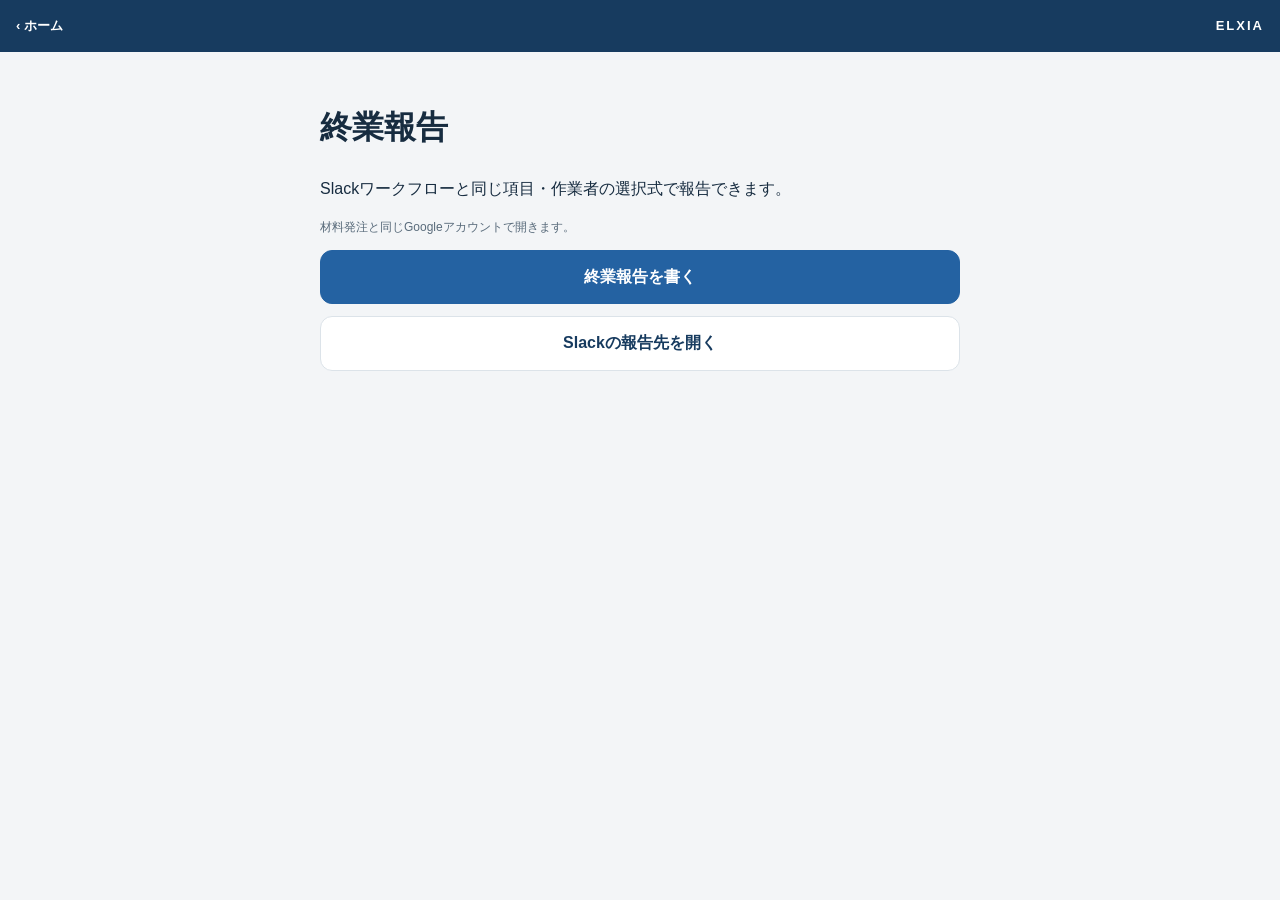
<file: report.html>
<!doctype html><html lang="ja"><head><meta charset="utf-8"><meta name="viewport" content="width=device-width,initial-scale=1"><link rel="stylesheet" href="theme.css"><title>ELXIA｜終業報告</title></head><body data-page="report"><main><h1>終業報告</h1><p>Slackワークフローと同じ項目・作業者の選択式で報告できます。</p><p class="note">材料発注と同じGoogleアカウントで開きます。</p><a class="primary" href="https://script.google.com/macros/s/AKfycbxGS7tHigqn_FOOo_ARTc4Zi8vxGm7V9__kQV0ncMdjBW7KWbxbXiDjHC7Nw5MtOp86wQ/exec">終業報告を書く</a><a class="secondary" href="https://elxia.slack.com/archives/C0BK0GM4UTS">Slackの報告先を開く</a></main><script src="logic.js"></script><script src="common.js"></script></body></html>
</file>
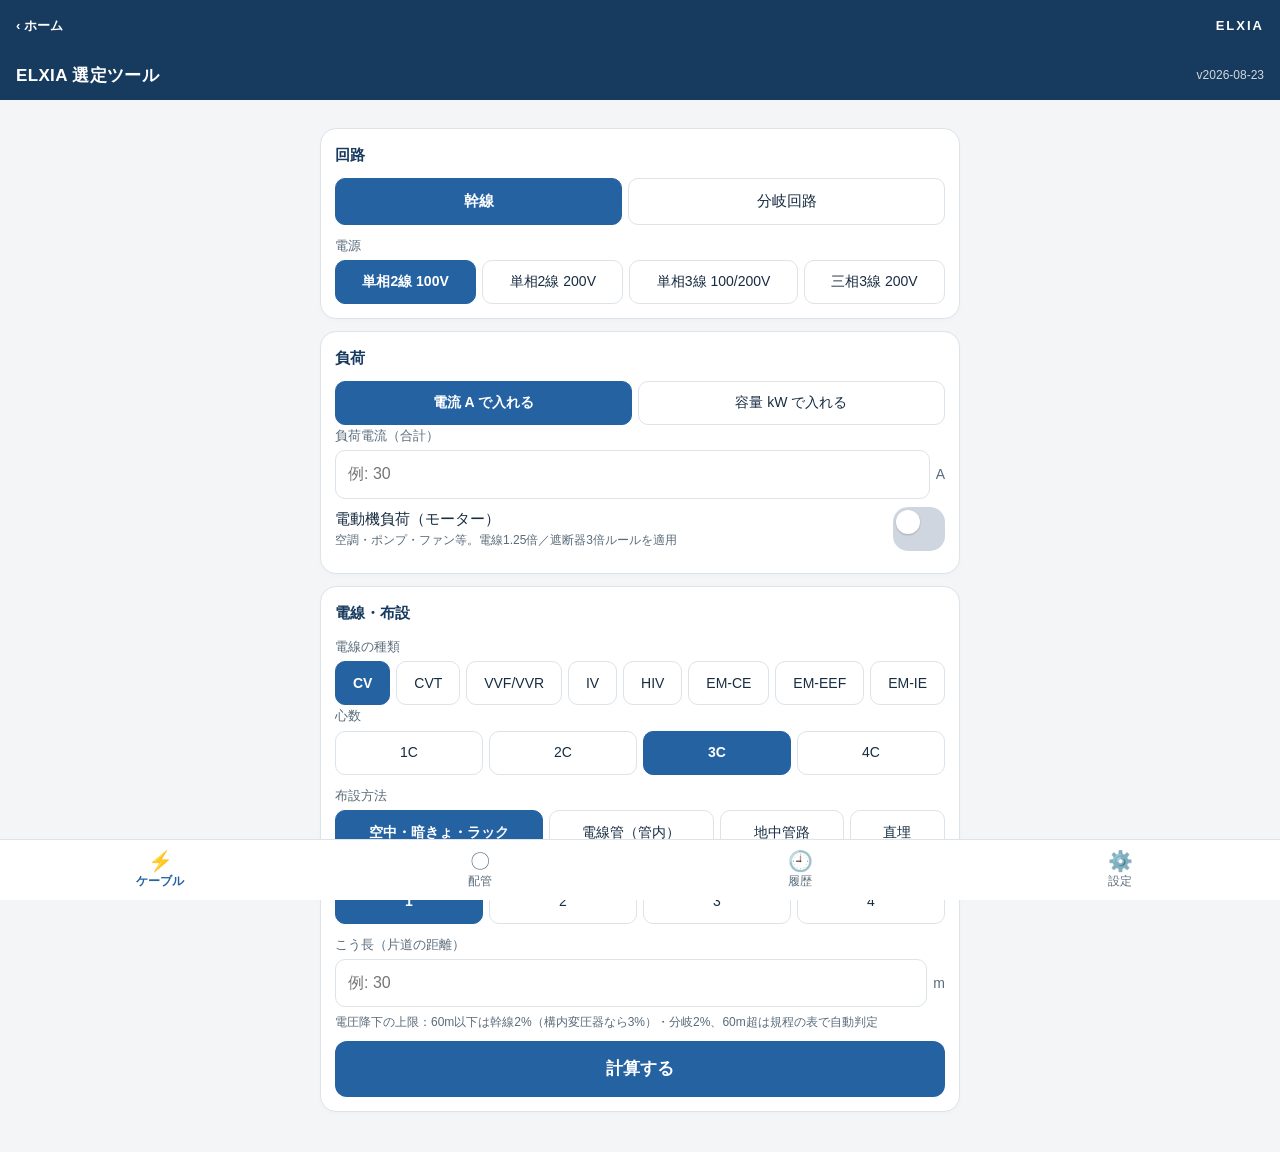
<file: sentei.html>
<!DOCTYPE html>
<html lang="ja">
<head>
<meta charset="utf-8">
<meta name="viewport" content="width=device-width, initial-scale=1, viewport-fit=cover">
<meta name="apple-mobile-web-app-capable" content="yes">
<meta name="apple-mobile-web-app-status-bar-style" content="default">
<meta name="theme-color" content="#1f3a5f">
<link rel="manifest" href="manifest.webmanifest">
<link rel="apple-touch-icon" href="elxia-mark.png">
<link rel="icon" type="image/png" sizes="192x192" href="elxia-mark.png">
<meta name="apple-mobile-web-app-title" content="選定ツール">
<title>ELXIA 選定ツール</title>
<style>
:root{
  --bg:#f4f6f9; --card:#ffffff; --ink:#1a1f2b; --sub:#5b6573; --line:#dfe4ea;
  --brand:#1f3a5f; --brand2:#2e6fb7; --ok:#1b8a4c; --ng:#c62828; --warn:#c77700;
  --okbg:#e6f4ec; --ngbg:#fdecec; --warnbg:#fff4e0; --chip:#eef2f7;
}
*{box-sizing:border-box}
html,body{margin:0;padding:0;background:var(--bg);color:var(--ink);font-family:-apple-system,BlinkMacSystemFont,"Hiragino Sans","Hiragino Kaku Gothic ProN","Noto Sans JP",sans-serif;font-size:16px;line-height:1.5;-webkit-text-size-adjust:100%}
header{position:sticky;top:0;z-index:5;background:var(--brand);color:#fff;padding:calc(env(safe-area-inset-top) + 10px) 16px 10px;display:flex;align-items:center;justify-content:space-between}
header h1{font-size:17px;margin:0;font-weight:700;letter-spacing:.02em}
header small{opacity:.8;font-size:12px}
main{padding:12px 12px calc(76px + env(safe-area-inset-bottom));max-width:720px;margin:0 auto}
.tab{display:none}.tab.active{display:block}
.card{background:var(--card);border:1px solid var(--line);border-radius:14px;padding:14px;margin-bottom:12px;box-shadow:0 1px 2px rgba(0,0,0,.03)}
.card h2{font-size:15px;margin:0 0 10px;color:var(--brand)}
label.f{display:block;font-size:13px;color:var(--sub);margin:10px 0 4px}
label.f:first-child{margin-top:0}
input[type=number],input[type=text],select{width:100%;font-size:18px;padding:10px 12px;border:1px solid var(--line);border-radius:10px;background:#fff;color:var(--ink);-webkit-appearance:none;appearance:none}
select{background-image:linear-gradient(45deg,transparent 50%,var(--sub) 50%),linear-gradient(135deg,var(--sub) 50%,transparent 50%);background-position:calc(100% - 18px) 50%,calc(100% - 13px) 50%;background-size:5px 5px;background-repeat:no-repeat;padding-right:34px}
.row{display:flex;gap:8px}.row>*{flex:1;min-width:0}
.seg{display:flex;flex-wrap:wrap;gap:6px}
.seg button{flex:1 1 auto;min-width:0;padding:10px 8px;border:1px solid var(--line);background:#fff;border-radius:10px;font-size:15px;color:var(--ink);white-space:nowrap}
.seg button.on{background:var(--brand2);border-color:var(--brand2);color:#fff;font-weight:700}
.seg.small button{padding:7px 6px;font-size:14px}
.unit{display:flex;align-items:center;gap:6px}.unit input{flex:1}.unit span{color:var(--sub);font-size:14px;white-space:nowrap}
.sw{display:flex;align-items:center;justify-content:space-between;padding:8px 0}
.sw .t{font-size:15px}.sw .d{font-size:12px;color:var(--sub)}
.toggle{position:relative;width:52px;height:30px;border-radius:15px;background:#cfd6df;border:none;flex:none;transition:.15s}
.toggle::after{content:"";position:absolute;top:3px;left:3px;width:24px;height:24px;border-radius:12px;background:#fff;transition:.15s;box-shadow:0 1px 2px rgba(0,0,0,.2)}
.toggle.on{background:var(--ok)}.toggle.on::after{left:25px}
.btn{display:block;width:100%;padding:14px;font-size:17px;font-weight:700;border:none;border-radius:12px;background:var(--brand);color:#fff;margin-top:8px}
.btn.sec{background:#fff;color:var(--brand);border:1px solid var(--brand)}
.btn.sm{padding:9px;font-size:14px;width:auto;display:inline-block;margin:4px 4px 0 0}
.hint{font-size:12px;color:var(--sub);margin-top:6px}
.res-main{border-radius:14px;padding:14px;margin-bottom:10px}
.res-main.ok{background:var(--okbg);border:1px solid #b9dfc8}
.res-main.ng{background:var(--ngbg);border:1px solid #f3b9b9}
.res-main.warn{background:var(--warnbg);border:1px solid #f1d39a}
.res-main .big{font-size:28px;font-weight:800;line-height:1.2}
.res-main .sub{font-size:14px;color:var(--sub);margin-top:4px}
.kv{display:grid;grid-template-columns:auto 1fr;gap:4px 12px;font-size:14px;margin-top:8px}
.kv div:nth-child(odd){color:var(--sub)}
table{width:100%;border-collapse:collapse;font-size:14px}
th,td{padding:8px 6px;border-bottom:1px solid var(--line);text-align:center;white-space:nowrap}
th{font-size:12px;color:var(--sub);font-weight:600}
td:first-child,th:first-child{text-align:left}
tr.rec td{background:var(--okbg);font-weight:700}
.tw{overflow-x:auto;-webkit-overflow-scrolling:touch}
.pill{display:inline-block;padding:2px 8px;border-radius:10px;font-size:12px;font-weight:700}
.pill.ok{background:var(--okbg);color:var(--ok)}.pill.ng{background:var(--ngbg);color:var(--ng)}.pill.warn{background:var(--warnbg);color:var(--warn)}
.reasons{font-size:13px;color:var(--sub);margin-top:8px}
.reasons li{margin:2px 0}
nav{position:fixed;left:0;right:0;bottom:0;z-index:5;background:#fff;border-top:1px solid var(--line);display:flex;padding-bottom:env(safe-area-inset-bottom)}
nav button{flex:1;padding:10px 4px 8px;border:none;background:none;font-size:12px;color:var(--sub)}
nav button .i{display:block;font-size:20px;line-height:1.1}
nav button.on{color:var(--brand2);font-weight:700}
.hist{border-bottom:1px solid var(--line);padding:10px 0}
.hist .h{font-size:12px;color:var(--sub)}
.hist .b{font-size:14px;white-space:pre-wrap}
.cable-line{display:grid;grid-template-columns:1.2fr 1fr .8fr .8fr auto;gap:6px;align-items:end;margin-bottom:8px}
.cable-line select,.cable-line input{font-size:15px;padding:8px}
.cable-line .x{padding:8px 10px;border:1px solid var(--line);border-radius:8px;background:#fff;color:var(--ng);font-size:16px}
.cable-line .lab{font-size:11px;color:var(--sub)}
.toast{position:fixed;left:50%;bottom:90px;transform:translateX(-50%);background:#222;color:#fff;padding:10px 16px;border-radius:20px;font-size:14px;opacity:0;transition:.2s;pointer-events:none;z-index:9}
.toast.show{opacity:1}
.note{font-size:12px;color:var(--sub);background:var(--chip);padding:8px 10px;border-radius:8px;margin-top:8px}
.muted{color:var(--sub)}
@media (min-width:600px){.cable-line{grid-template-columns:1.4fr 1fr .8fr .8fr auto}}
</style>
<link rel="stylesheet" href="theme.css"></head>
<body data-page="sentei">
<header><h1>ELXIA 選定ツール</h1><small id="ver">v2026-08-23</small></header>
<main>

<!-- ========== ケーブル ========== -->
<section id="tab-cable" class="tab active">
  <div class="card">
    <h2>回路</h2>
    <div class="seg" id="circuitKind">
      <button data-v="main" class="on">幹線</button>
      <button data-v="branch">分岐回路</button>
    </div>
    <label class="f">電源</label>
    <div class="seg small" id="supply">
      <button data-v="1P2W100" class="on">単相2線 100V</button>
      <button data-v="1P2W200">単相2線 200V</button>
      <button data-v="1P3W">単相3線 100/200V</button>
      <button data-v="3P3W">三相3線 200V</button>
    </div>
  </div>

  <div class="card">
    <h2>負荷</h2>
    <div class="seg small" id="loadMode">
      <button data-v="A" class="on">電流 A で入れる</button>
      <button data-v="kW">容量 kW で入れる</button>
    </div>
    <div id="loadA">
      <label class="f">負荷電流（合計）</label>
      <div class="unit"><input type="number" id="inA" inputmode="decimal" placeholder="例: 30"><span>A</span></div>
    </div>
    <div id="loadKW" style="display:none">
      <label class="f">容量</label>
      <div class="unit"><input type="number" id="inKW" inputmode="decimal" placeholder="例: 3.7"><span>kW</span></div>
      <div class="row">
        <div><label class="f">力率</label><input type="number" id="inPF" inputmode="decimal" step="0.01" value="1.0"></div>
        <div><label class="f">効率</label><input type="number" id="inEff" inputmode="decimal" step="0.01" value="1.0"></div>
      </div>
      <div class="hint" id="kwHint"></div>
    </div>
    <div class="sw">
      <div><div class="t">電動機負荷（モーター）</div><div class="d">空調・ポンプ・ファン等。電線1.25倍／遮断器3倍ルールを適用</div></div>
      <button class="toggle" id="motorSw" aria-label="電動機負荷"></button>
    </div>
  </div>

  <div class="card">
    <h2>電線・布設</h2>
    <label class="f">電線の種類</label>
    <div class="seg small" id="cableType">
      <button data-v="CV" class="on">CV</button>
      <button data-v="CVT">CVT</button>
      <button data-v="VVF">VVF/VVR</button>
      <button data-v="IV">IV</button>
      <button data-v="HIV">HIV</button>
      <button data-v="EM-CE">EM-CE</button>
      <button data-v="EM-EEF">EM-EEF</button>
      <button data-v="EM-IE">EM-IE</button>
    </div>
    <div id="coresWrap">
      <label class="f">心数</label>
      <div class="seg small" id="cores"></div>
    </div>
    <label class="f">布設方法</label>
    <div class="seg small" id="install"></div>
    <div id="conduitCountWrap" style="display:none">
      <label class="f">同じ管に入れる電線の本数（心線数の合計）</label>
      <div class="unit"><input type="number" id="inConduitN" inputmode="numeric" value="3" min="1"><span>本</span></div>
      <div class="hint">中性線・接地線・制御回路の電線は本数に数えない（内線規程1340-2表）</div>
    </div>
    <div class="row">
      <div><label class="f">条数（並列）</label><div class="seg small" id="parallel"><button data-v="1" class="on">1</button><button data-v="2">2</button><button data-v="3">3</button><button data-v="4">4</button></div></div>
    </div>
    <label class="f">こう長（片道の距離）</label>
    <div class="unit"><input type="number" id="inLen" inputmode="decimal" placeholder="例: 30"><span>m</span></div>
    <div class="hint" id="vdHint"></div>
    <button class="btn" id="calcCable">計算する</button>
  </div>

  <div id="cableResult"></div>
</section>

<!-- ========== 配管 ========== -->
<section id="tab-conduit" class="tab">
  <div class="card">
    <div class="seg" id="conduitMode">
      <button data-v="toConduit" class="on">ケーブル → 配管サイズ</button>
      <button data-v="toCount">配管 → 入る本数</button>
    </div>
    <label class="f">配管の種類</label>
    <div class="seg small" id="conduitType"></div>
    <label class="f">詰め率（管の内側面積に対する電線面積の上限）</label>
    <div class="seg small" id="fillRatio">
      <button data-v="32" class="on">32%（規程）</button>
      <button data-v="48">48%</button>
      <button data-v="75">75%</button>
      <button data-v="100">100%</button>
    </div>
    <div class="hint">内線規程の基本は32%。曲がりが少なく引き入れ・引き替えが容易な場合は48%まで。75／100%は自社判断用。</div>
  </div>

  <div class="card" id="modeToConduit">
    <h2>入れる電線</h2>
    <div id="cableLines"></div>
    <button class="btn sec sm" id="addLine">＋ 電線を追加</button>
    <button class="btn" id="calcConduit">配管サイズを出す</button>
  </div>

  <div class="card" id="modeToCount" style="display:none">
    <h2>配管と電線</h2>
    <label class="f">配管サイズ</label>
    <select id="conduitSize"></select>
    <div class="row">
      <div><label class="f">電線の種類</label><select id="cntCableType"></select></div>
      <div><label class="f">サイズ</label><select id="cntCableSize"></select></div>
      <div><label class="f">心数</label><select id="cntCores"></select></div>
    </div>
    <button class="btn" id="calcCount">何本入るか出す</button>
  </div>

  <div id="conduitResult"></div>
</section>

<!-- ========== 履歴 ========== -->
<section id="tab-hist" class="tab">
  <div class="card">
    <h2>履歴（この端末内のみ・最新50件）</h2>
    <div id="histList"></div>
    <button class="btn sec" id="clearHist">履歴を全部消す</button>
  </div>
</section>

<!-- ========== 設定 ========== -->
<section id="tab-set" class="tab">
  <div class="card">
    <h2>自社ルール（ELXIAの癖）</h2>
    <div class="hint">空欄のままなら内線規程どおり。使いながら「うちはこうする」を足していく枠です。</div>
    <label class="f">電圧降下の上限を固定する（%）</label>
    <div class="unit"><input type="number" id="setVdLimit" inputmode="decimal" step="0.1" placeholder="空欄＝規程の自動判定"><span>%</span></div>
    <label class="f">受電方式（こう長60m超のときの電圧降下の上限に影響）</label>
    <div class="seg small" id="setSupplyKind">
      <button data-v="tr" class="on">構内の変圧器から供給（高圧受電）</button>
      <button data-v="lv">電気事業者から低圧受電</button>
    </div>
    <label class="f">幹線でこう長60m超のとき、分岐回路分として差し引く%（規程の上限は幹線＋分岐の合計のため）</label>
    <div class="unit"><input type="number" id="setBranchReserve" inputmode="decimal" step="0.5" value="2"><span>%</span></div>
    <div class="hint">初期値2%。分岐が短いなど余裕がある現場は小さくしてOK（0で差し引きなし）</div>
    <div class="sw">
      <div><div class="t">配管は規程の答えより1サイズ余裕を見る</div><div class="d">通線のしやすさ優先。比較表に「推奨」として並べます</div></div>
      <button class="toggle" id="setConduitUp"></button>
    </div>
    <div class="sw">
      <div><div class="t">CV系は「管路引入れ」の許容電流を使う</div><div class="d">OFFなら気中（空中・暗きょ）。布設方法で都度選ぶのが基本</div></div>
      <button class="toggle" id="setCvDuctDefault"></button>
    </div>
    <label class="f">kW→A換算の初期値（電動機）</label>
    <div class="row">
      <div><label class="f">力率</label><input type="number" id="setPFm" inputmode="decimal" step="0.01" value="0.8"></div>
      <div><label class="f">効率</label><input type="number" id="setEffm" inputmode="decimal" step="0.01" value="0.85"></div>
    </div>
    <label class="f">kW→A換算の初期値（電熱・照明・一般）</label>
    <div class="row">
      <div><label class="f">力率</label><input type="number" id="setPFg" inputmode="decimal" step="0.01" value="1.0"></div>
      <div><label class="f">効率</label><input type="number" id="setEffg" inputmode="decimal" step="0.01" value="1.0"></div>
    </div>
    <button class="btn sec" id="saveSet">設定を保存</button>
  </div>
  <div class="card">
    <h2>このツールについて</h2>
    <div class="hint" id="aboutText"></div>
  </div>
</section>

</main>

<nav>
  <button data-tab="cable" class="on"><span class="i">⚡</span>ケーブル</button>
  <button data-tab="conduit"><span class="i">〇</span>配管</button>
  <button data-tab="hist"><span class="i">🕘</span>履歴</button>
  <button data-tab="set"><span class="i">⚙️</span>設定</button>
</nav>
<div class="toast" id="toast"></div>

<script>
const DATA = {"sizes": [{"label": "1.0mm", "mm2": 0.785}, {"label": "1.2mm", "mm2": 1.13}, {"label": "0.9sq", "mm2": 0.9}, {"label": "1.25sq", "mm2": 1.25}, {"label": "1.6mm", "mm2": 2.0}, {"label": "2sq", "mm2": 2.0}, {"label": "2.0mm", "mm2": 3.14}, {"label": "3.5sq", "mm2": 3.5}, {"label": "2.6mm", "mm2": 5.3}, {"label": "5.5sq", "mm2": 5.5}, {"label": "3.2mm", "mm2": 8.04}, {"label": "8sq", "mm2": 8.0}, {"label": "4.0mm", "mm2": 12.6}, {"label": "14sq", "mm2": 14.0}, {"label": "5.0mm", "mm2": 19.6}, {"label": "22sq", "mm2": 22.0}, {"label": "38sq", "mm2": 38.0}, {"label": "60sq", "mm2": 60.0}, {"label": "100sq", "mm2": 100.0}, {"label": "150sq", "mm2": 150.0}, {"label": "200sq", "mm2": 200.0}, {"label": "250sq", "mm2": 250.0}, {"label": "325sq", "mm2": 325.0}, {"label": "400sq", "mm2": 400.0}, {"label": "500sq", "mm2": 500.0}, {"label": "600sq", "mm2": 600.0}, {"label": "800sq", "mm2": 800.0}, {"label": "1000sq", "mm2": 1000.0}], "jakuden": [{"g": "LAN", "ct": "CAT5e", "size": "STP(F/UTP) 0.5mm×4P", "cores": 1, "od": 7.0, "odShort": null, "pair": 4, "src": "isijp"}, {"g": "LAN", "ct": "CAT5e", "size": "UTP 0.5mm×12P(多対)", "cores": 1, "od": 11.8, "odShort": null, "pair": 12, "src": "メーカー"}, {"g": "LAN", "ct": "CAT5e", "size": "UTP 0.5mm×16P(多対)", "cores": 1, "od": 12.0, "odShort": null, "pair": 16, "src": "isijp"}, {"g": "LAN", "ct": "CAT5e", "size": "UTP 0.5mm×24P(多対)", "cores": 1, "od": 19.0, "odShort": null, "pair": 24, "src": "isijp"}, {"g": "LAN", "ct": "CAT5e", "size": "UTP 0.5mm×2P", "cores": 1, "od": 4.5, "odShort": null, "pair": 2, "src": "メーカー"}, {"g": "LAN", "ct": "CAT5e", "size": "UTP 0.5mm×4P", "cores": 1, "od": 5.2, "odShort": null, "pair": 4, "src": "isijp"}, {"g": "LAN", "ct": "CAT5e(極細)", "size": "AWG28×4P", "cores": 1, "od": 3.1, "odShort": null, "pair": 4, "src": "メーカー"}, {"g": "LAN", "ct": "CAT5e(細径)", "size": "0.5mm×4P 細径", "cores": 1, "od": 4.7, "odShort": null, "pair": 4, "src": "メーカー"}, {"g": "LAN", "ct": "CAT5e×2(マルチライン)", "size": "0.5mm×4P×2条", "cores": 1, "od": 11.0, "odShort": 5.2, "pair": 4, "src": "メーカー"}, {"g": "LAN", "ct": "CAT6", "size": "UTP 0.5mm×12P(多対)", "cores": 1, "od": 16.5, "odShort": null, "pair": 12, "src": "メーカー"}, {"g": "LAN", "ct": "CAT6", "size": "UTP 0.5mm×16P(多対)", "cores": 1, "od": 16.5, "odShort": null, "pair": 16, "src": "メーカー"}, {"g": "LAN", "ct": "CAT6", "size": "UTP 0.5mm×4P", "cores": 1, "od": 6.5, "odShort": null, "pair": 4, "src": "isijp"}, {"g": "LAN", "ct": "CAT6(極細)", "size": "AWG28×4P", "cores": 1, "od": 3.1, "odShort": null, "pair": 4, "src": "メーカー"}, {"g": "LAN", "ct": "CAT6A", "size": "STP(F/UTP) AWG23×24P(多対)", "cores": 1, "od": 24.0, "odShort": null, "pair": 24, "src": "メーカー"}, {"g": "LAN", "ct": "CAT6A", "size": "STP(F/UTP) AWG23×4P", "cores": 1, "od": 7.5, "odShort": null, "pair": 4, "src": "メーカー"}, {"g": "LAN", "ct": "CAT6A", "size": "STP(SF/UTP) AWG23×4P", "cores": 1, "od": 7.9, "odShort": null, "pair": 4, "src": "メーカー"}, {"g": "LAN", "ct": "CAT6A", "size": "UTP AWG23×4P", "cores": 1, "od": 7.6, "odShort": null, "pair": 4, "src": "メーカー"}, {"g": "LAN", "ct": "CAT6A(細径)", "size": "AWG28×4P", "cores": 1, "od": 4.5, "odShort": null, "pair": 4, "src": "メーカー"}, {"g": "LAN", "ct": "CAT6×2(マルチライン)", "size": "0.5mm×4P×2条", "cores": 1, "od": 12.5, "odShort": 6.1, "pair": 4, "src": "メーカー"}, {"g": "LAN", "ct": "EM-CAT5e", "size": "UTP 0.5mm×4P", "cores": 1, "od": 5.0, "odShort": null, "pair": 4, "src": "isijp"}, {"g": "LAN", "ct": "EM-CAT6", "size": "UTP 0.5mm×4P", "cores": 1, "od": 6.2, "odShort": null, "pair": 4, "src": "メーカー"}, {"g": "同軸", "ct": "1.5D-2V", "size": "—", "cores": 1, "od": 2.9, "odShort": null, "pair": null, "src": "isijp"}, {"g": "同軸", "ct": "1.5D-2W", "size": "—", "cores": 1, "od": 3.4, "odShort": null, "pair": null, "src": "isijp"}, {"g": "同軸", "ct": "10C-2V", "size": "—", "cores": 1, "od": 13.0, "odShort": null, "pair": null, "src": "isijp"}, {"g": "同軸", "ct": "10C-2W", "size": "—", "cores": 1, "od": 14.0, "odShort": null, "pair": null, "src": "isijp"}, {"g": "同軸", "ct": "10C-FB", "size": "—", "cores": 1, "od": 13.0, "odShort": null, "pair": null, "src": "isijp"}, {"g": "同軸", "ct": "10D-2V", "size": "—", "cores": 1, "od": 13.1, "odShort": null, "pair": null, "src": "isijp"}, {"g": "同軸", "ct": "10D-2W", "size": "—", "cores": 1, "od": 14.1, "odShort": null, "pair": null, "src": "isijp"}, {"g": "同軸", "ct": "2.5C-2V", "size": "—", "cores": 1, "od": 4.0, "odShort": null, "pair": null, "src": "isijp"}, {"g": "同軸", "ct": "2.5D-2V", "size": "—", "cores": 1, "od": 4.3, "odShort": null, "pair": null, "src": "isijp"}, {"g": "同軸", "ct": "3C-2T", "size": "—", "cores": 1, "od": 7.4, "odShort": null, "pair": null, "src": "isijp"}, {"g": "同軸", "ct": "3C-2V", "size": "—", "cores": 1, "od": 5.4, "odShort": null, "pair": null, "src": "isijp"}, {"g": "同軸", "ct": "3C-2VS", "size": "—", "cores": 1, "od": 5.4, "odShort": null, "pair": null, "src": "isijp"}, {"g": "同軸", "ct": "3C-2W", "size": "—", "cores": 1, "od": 6.5, "odShort": null, "pair": null, "src": "isijp"}, {"g": "同軸", "ct": "3D-2V", "size": "—", "cores": 1, "od": 5.3, "odShort": null, "pair": null, "src": "isijp"}, {"g": "同軸", "ct": "3D-2W", "size": "—", "cores": 1, "od": 6.4, "odShort": null, "pair": null, "src": "isijp"}, {"g": "同軸", "ct": "5C-2V", "size": "—", "cores": 1, "od": 7.4, "odShort": null, "pair": null, "src": "isijp"}, {"g": "同軸", "ct": "5C-2W", "size": "—", "cores": 1, "od": 8.3, "odShort": null, "pair": null, "src": "isijp"}, {"g": "同軸", "ct": "5C-FB", "size": "—", "cores": 1, "od": 7.7, "odShort": null, "pair": null, "src": "isijp"}, {"g": "同軸", "ct": "5C-FV", "size": "—", "cores": 1, "od": 7.5, "odShort": null, "pair": null, "src": "メーカー"}, {"g": "同軸", "ct": "5D-2V", "size": "—", "cores": 1, "od": 7.3, "odShort": null, "pair": null, "src": "isijp"}, {"g": "同軸", "ct": "5D-2W", "size": "—", "cores": 1, "od": 8.0, "odShort": null, "pair": null, "src": "isijp"}, {"g": "同軸", "ct": "7C-2V", "size": "—", "cores": 1, "od": 10.4, "odShort": null, "pair": null, "src": "isijp"}, {"g": "同軸", "ct": "7C-2W", "size": "—", "cores": 1, "od": 11.0, "odShort": null, "pair": null, "src": "isijp"}, {"g": "同軸", "ct": "7C-FB", "size": "—", "cores": 1, "od": 10.3, "odShort": null, "pair": null, "src": "isijp"}, {"g": "同軸", "ct": "8D-2V", "size": "—", "cores": 1, "od": 11.1, "odShort": null, "pair": null, "src": "isijp"}, {"g": "同軸", "ct": "8D-2W", "size": "—", "cores": 1, "od": 12.0, "odShort": null, "pair": null, "src": "isijp"}, {"g": "同軸", "ct": "EM-10C-2E", "size": "—", "cores": 1, "od": 13.0, "odShort": null, "pair": null, "src": "isijp"}, {"g": "同軸", "ct": "EM-5C-2E", "size": "—", "cores": 1, "od": 7.4, "odShort": null, "pair": null, "src": "isijp"}, {"g": "同軸", "ct": "EM-7C-2E", "size": "—", "cores": 1, "od": 10.4, "odShort": null, "pair": null, "src": "isijp"}, {"g": "同軸", "ct": "EM-S-10C-FB", "size": "—", "cores": 1, "od": 12.7, "odShort": null, "pair": null, "src": "メーカー"}, {"g": "同軸", "ct": "EM-S-4C-FB", "size": "—", "cores": 1, "od": 6.0, "odShort": null, "pair": null, "src": "isijp"}, {"g": "同軸", "ct": "EM-S-5C-FB", "size": "—", "cores": 1, "od": 7.7, "odShort": null, "pair": null, "src": "isijp"}, {"g": "同軸", "ct": "EM-S-7C-FB", "size": "—", "cores": 1, "od": 10.2, "odShort": null, "pair": null, "src": "isijp"}, {"g": "同軸", "ct": "S-10C-FB", "size": "—", "cores": 1, "od": 12.7, "odShort": null, "pair": null, "src": "メーカー"}, {"g": "同軸", "ct": "S-10C-HFL", "size": "—", "cores": 1, "od": 12.9, "odShort": null, "pair": null, "src": "isijp"}, {"g": "同軸", "ct": "S-4C-FB", "size": "—", "cores": 1, "od": 6.0, "odShort": null, "pair": null, "src": "isijp"}, {"g": "同軸", "ct": "S-5C-FB", "size": "—", "cores": 1, "od": 7.7, "odShort": null, "pair": null, "src": "isijp"}, {"g": "同軸", "ct": "S-5C-HFL", "size": "—", "cores": 1, "od": 7.7, "odShort": null, "pair": null, "src": "isijp"}, {"g": "同軸", "ct": "S-7C-FB", "size": "—", "cores": 1, "od": 10.2, "odShort": null, "pair": null, "src": "isijp"}, {"g": "同軸", "ct": "S-7C-HFL", "size": "—", "cores": 1, "od": 10.0, "odShort": null, "pair": null, "src": "isijp"}, {"g": "警報・通信", "ct": "AE", "size": "0.65mm", "cores": 6, "od": 5.7, "odShort": null, "pair": 3, "src": "メーカー"}, {"g": "警報・通信", "ct": "AE", "size": "0.65mm", "cores": 8, "od": 5.5, "odShort": null, "pair": 4, "src": "メーカー"}, {"g": "警報・通信", "ct": "AE", "size": "0.65mm", "cores": 10, "od": 6.4, "odShort": null, "pair": 5, "src": "メーカー"}, {"g": "警報・通信", "ct": "AE", "size": "0.65mm", "cores": 12, "od": 6.5, "odShort": null, "pair": 6, "src": "メーカー"}, {"g": "警報・通信", "ct": "AE", "size": "0.65mm", "cores": 14, "od": 6.7, "odShort": null, "pair": 7, "src": "メーカー"}, {"g": "警報・通信", "ct": "AE", "size": "0.65mm", "cores": 20, "od": 7.8, "odShort": null, "pair": 10, "src": "メーカー"}, {"g": "警報・通信", "ct": "AE", "size": "0.65mm", "cores": 30, "od": 8.5, "odShort": null, "pair": 15, "src": "メーカー"}, {"g": "警報・通信", "ct": "AE", "size": "0.65mm", "cores": 40, "od": 10.0, "odShort": null, "pair": 20, "src": "メーカー"}, {"g": "警報・通信", "ct": "AE", "size": "0.65mm", "cores": 60, "od": 12.0, "odShort": null, "pair": 30, "src": "メーカー"}, {"g": "警報・通信", "ct": "AE", "size": "0.65mm", "cores": 100, "od": 15.0, "odShort": null, "pair": 50, "src": "メーカー"}, {"g": "警報・通信", "ct": "AE", "size": "0.9mm", "cores": 4, "od": 6.6, "odShort": null, "pair": 2, "src": "isijp"}, {"g": "警報・通信", "ct": "AE", "size": "0.9mm", "cores": 6, "od": 7.5, "odShort": null, "pair": 3, "src": "isijp"}, {"g": "警報・通信", "ct": "AE", "size": "0.9mm", "cores": 8, "od": 8.2, "odShort": null, "pair": 4, "src": "isijp"}, {"g": "警報・通信", "ct": "AE", "size": "0.9mm", "cores": 10, "od": 8.5, "odShort": null, "pair": 5, "src": "isijp"}, {"g": "警報・通信", "ct": "AE", "size": "0.9mm", "cores": 12, "od": 9.2, "odShort": null, "pair": 6, "src": "isijp"}, {"g": "警報・通信", "ct": "AE", "size": "0.9mm", "cores": 14, "od": 9.5, "odShort": null, "pair": 7, "src": "isijp"}, {"g": "警報・通信", "ct": "AE", "size": "0.9mm", "cores": 16, "od": 10.5, "odShort": null, "pair": 8, "src": "isijp"}, {"g": "警報・通信", "ct": "AE", "size": "0.9mm", "cores": 20, "od": 11.0, "odShort": null, "pair": 10, "src": "isijp"}, {"g": "警報・通信", "ct": "AE", "size": "0.9mm", "cores": 30, "od": 12.5, "odShort": null, "pair": 15, "src": "isijp"}, {"g": "警報・通信", "ct": "AE", "size": "0.9mm", "cores": 40, "od": 14.5, "odShort": null, "pair": 20, "src": "isijp"}, {"g": "警報・通信", "ct": "AE", "size": "0.9mm", "cores": 50, "od": 16.0, "odShort": null, "pair": 25, "src": "isijp"}, {"g": "警報・通信", "ct": "AE", "size": "0.9mm", "cores": 60, "od": 17.5, "odShort": null, "pair": 30, "src": "isijp"}, {"g": "警報・通信", "ct": "AE", "size": "0.9mm", "cores": 100, "od": 24.1, "odShort": null, "pair": 50, "src": "メーカー"}, {"g": "警報・通信", "ct": "AE", "size": "1.2mm", "cores": 4, "od": 7.6, "odShort": null, "pair": 2, "src": "isijp"}, {"g": "警報・通信", "ct": "AE", "size": "1.2mm", "cores": 6, "od": 8.7, "odShort": null, "pair": 3, "src": "isijp"}, {"g": "警報・通信", "ct": "AE", "size": "1.2mm", "cores": 8, "od": 9.6, "odShort": null, "pair": 4, "src": "isijp"}, {"g": "警報・通信", "ct": "AE", "size": "1.2mm", "cores": 10, "od": 9.9, "odShort": null, "pair": 5, "src": "isijp"}, {"g": "警報・通信", "ct": "AE", "size": "1.2mm", "cores": 12, "od": 11.0, "odShort": null, "pair": 6, "src": "isijp"}, {"g": "警報・通信", "ct": "AE", "size": "1.2mm", "cores": 14, "od": 11.5, "odShort": null, "pair": 7, "src": "isijp"}, {"g": "警報・通信", "ct": "AE", "size": "1.2mm", "cores": 16, "od": 12.0, "odShort": null, "pair": 8, "src": "isijp"}, {"g": "警報・通信", "ct": "AE", "size": "1.2mm", "cores": 20, "od": 12.5, "odShort": null, "pair": 10, "src": "isijp"}, {"g": "警報・通信", "ct": "AE", "size": "1.2mm", "cores": 30, "od": 15.0, "odShort": null, "pair": 15, "src": "isijp"}, {"g": "警報・通信", "ct": "AE", "size": "1.2mm", "cores": 40, "od": 17.5, "odShort": null, "pair": 20, "src": "isijp"}, {"g": "警報・通信", "ct": "AE", "size": "1.2mm", "cores": 50, "od": 19.5, "odShort": null, "pair": 25, "src": "isijp"}, {"g": "警報・通信", "ct": "AE", "size": "1.2mm", "cores": 60, "od": 21.0, "odShort": null, "pair": 30, "src": "isijp"}, {"g": "警報・通信", "ct": "AE", "size": "1.2mm", "cores": 100, "od": 33.0, "odShort": null, "pair": 50, "src": "メーカー"}, {"g": "警報・通信", "ct": "AE(屋内用)", "size": "0.65mm", "cores": 2, "od": 3.5, "odShort": 2.5, "pair": null, "src": "メーカー"}, {"g": "警報・通信", "ct": "AE(屋内用)", "size": "0.65mm", "cores": 3, "od": 3.4, "odShort": null, "pair": null, "src": "メーカー"}, {"g": "警報・通信", "ct": "AE(屋内用)", "size": "0.65mm", "cores": 4, "od": 4.0, "odShort": null, "pair": null, "src": "メーカー"}, {"g": "警報・通信", "ct": "AE(屋内用)", "size": "0.65mm", "cores": 6, "od": 4.5, "odShort": null, "pair": null, "src": "メーカー"}, {"g": "警報・通信", "ct": "AE(屋内用)", "size": "0.9mm", "cores": 2, "od": 4.0, "odShort": 2.6, "pair": null, "src": "メーカー"}, {"g": "警報・通信", "ct": "AE(屋内用)", "size": "0.9mm", "cores": 3, "od": 4.3, "odShort": null, "pair": null, "src": "メーカー"}, {"g": "警報・通信", "ct": "AE(屋内用)", "size": "0.9mm", "cores": 4, "od": 4.6, "odShort": null, "pair": null, "src": "メーカー"}, {"g": "警報・通信", "ct": "AE(屋内用)", "size": "0.9mm", "cores": 6, "od": 5.5, "odShort": null, "pair": null, "src": "メーカー"}, {"g": "警報・通信", "ct": "AE(屋内用)", "size": "1.2mm", "cores": 2, "od": 4.8, "odShort": 3.0, "pair": null, "src": "メーカー"}, {"g": "警報・通信", "ct": "AE(屋内用)", "size": "1.2mm", "cores": 3, "od": 5.3, "odShort": null, "pair": null, "src": "メーカー"}, {"g": "警報・通信", "ct": "AE(屋内用)", "size": "1.2mm", "cores": 4, "od": 5.8, "odShort": null, "pair": null, "src": "メーカー"}, {"g": "警報・通信", "ct": "AE(屋内用)", "size": "1.2mm", "cores": 6, "od": 6.5, "odShort": null, "pair": null, "src": "メーカー"}, {"g": "警報・通信", "ct": "AE(心形・一般用)", "size": "0.9mm", "cores": 2, "od": 4.6, "odShort": null, "pair": null, "src": "isijp"}, {"g": "警報・通信", "ct": "AE(心形・一般用)", "size": "0.9mm", "cores": 3, "od": 4.9, "odShort": null, "pair": null, "src": "isijp"}, {"g": "警報・通信", "ct": "AE(心形・一般用)", "size": "0.9mm", "cores": 4, "od": 5.2, "odShort": null, "pair": null, "src": "isijp"}, {"g": "警報・通信", "ct": "AE(心形・一般用)", "size": "0.9mm", "cores": 5, "od": 5.6, "odShort": null, "pair": null, "src": "isijp"}, {"g": "警報・通信", "ct": "AE(心形・一般用)", "size": "0.9mm", "cores": 6, "od": 6.0, "odShort": null, "pair": null, "src": "isijp"}, {"g": "警報・通信", "ct": "AE(心形・一般用)", "size": "0.9mm", "cores": 7, "od": 6.0, "odShort": null, "pair": null, "src": "isijp"}, {"g": "警報・通信", "ct": "AE(心形・一般用)", "size": "1.2mm", "cores": 2, "od": 5.2, "odShort": null, "pair": null, "src": "isijp"}, {"g": "警報・通信", "ct": "AE(心形・一般用)", "size": "1.2mm", "cores": 3, "od": 5.5, "odShort": null, "pair": null, "src": "isijp"}, {"g": "警報・通信", "ct": "AE(心形・一般用)", "size": "1.2mm", "cores": 4, "od": 5.9, "odShort": null, "pair": null, "src": "isijp"}, {"g": "警報・通信", "ct": "AE(心形・一般用)", "size": "1.2mm", "cores": 5, "od": 6.4, "odShort": null, "pair": null, "src": "isijp"}, {"g": "警報・通信", "ct": "AE(心形・一般用)", "size": "1.2mm", "cores": 6, "od": 6.9, "odShort": null, "pair": null, "src": "isijp"}, {"g": "警報・通信", "ct": "AE(心形・一般用)", "size": "1.2mm", "cores": 7, "od": 6.9, "odShort": null, "pair": null, "src": "isijp"}, {"g": "警報・通信", "ct": "CCP", "size": "0.4mm", "cores": 20, "od": 9.0, "odShort": null, "pair": 10, "src": "isijp"}, {"g": "警報・通信", "ct": "CCP", "size": "0.4mm", "cores": 40, "od": 10.5, "odShort": null, "pair": 20, "src": "isijp"}, {"g": "警報・通信", "ct": "CCP", "size": "0.4mm", "cores": 60, "od": 11.5, "odShort": null, "pair": 30, "src": "isijp"}, {"g": "警報・通信", "ct": "CCP", "size": "0.4mm", "cores": 80, "od": 13.0, "odShort": null, "pair": 40, "src": "isijp"}, {"g": "警報・通信", "ct": "CCP", "size": "0.4mm", "cores": 100, "od": 14.0, "odShort": null, "pair": 50, "src": "isijp"}, {"g": "警報・通信", "ct": "CCP", "size": "0.4mm", "cores": 200, "od": 17.0, "odShort": null, "pair": 100, "src": "isijp"}, {"g": "警報・通信", "ct": "CCP", "size": "0.4mm", "cores": 400, "od": 23.0, "odShort": null, "pair": 200, "src": "isijp"}, {"g": "警報・通信", "ct": "CCP", "size": "0.4mm", "cores": 800, "od": 30.5, "odShort": null, "pair": 400, "src": "isijp"}, {"g": "警報・通信", "ct": "CCP", "size": "0.5mm", "cores": 20, "od": 10.0, "odShort": null, "pair": 10, "src": "isijp"}, {"g": "警報・通信", "ct": "CCP", "size": "0.5mm", "cores": 40, "od": 12.0, "odShort": null, "pair": 20, "src": "isijp"}, {"g": "警報・通信", "ct": "CCP", "size": "0.5mm", "cores": 60, "od": 13.5, "odShort": null, "pair": 30, "src": "isijp"}, {"g": "警報・通信", "ct": "CCP", "size": "0.5mm", "cores": 80, "od": 14.5, "odShort": null, "pair": 40, "src": "isijp"}, {"g": "警報・通信", "ct": "CCP", "size": "0.5mm", "cores": 100, "od": 16.0, "odShort": null, "pair": 50, "src": "isijp"}, {"g": "警報・通信", "ct": "CCP", "size": "0.5mm", "cores": 200, "od": 20.0, "odShort": null, "pair": 100, "src": "isijp"}, {"g": "警報・通信", "ct": "CCP", "size": "0.5mm", "cores": 400, "od": 26.5, "odShort": null, "pair": 200, "src": "isijp"}, {"g": "警報・通信", "ct": "CCP", "size": "0.5mm", "cores": 800, "od": 36.0, "odShort": null, "pair": 400, "src": "isijp"}, {"g": "警報・通信", "ct": "CCP", "size": "0.65mm", "cores": 20, "od": 11.5, "odShort": null, "pair": 10, "src": "isijp"}, {"g": "警報・通信", "ct": "CCP", "size": "0.65mm", "cores": 40, "od": 14.0, "odShort": null, "pair": 20, "src": "isijp"}, {"g": "警報・通信", "ct": "CCP", "size": "0.65mm", "cores": 60, "od": 16.0, "odShort": null, "pair": 30, "src": "isijp"}, {"g": "警報・通信", "ct": "CCP", "size": "0.65mm", "cores": 80, "od": 17.5, "odShort": null, "pair": 40, "src": "isijp"}, {"g": "警報・通信", "ct": "CCP", "size": "0.65mm", "cores": 100, "od": 19.0, "odShort": null, "pair": 50, "src": "isijp"}, {"g": "警報・通信", "ct": "CCP", "size": "0.65mm", "cores": 200, "od": 25.0, "odShort": null, "pair": 100, "src": "isijp"}, {"g": "警報・通信", "ct": "CCP", "size": "0.65mm", "cores": 400, "od": 33.5, "odShort": null, "pair": 200, "src": "isijp"}, {"g": "警報・通信", "ct": "CCP", "size": "0.65mm", "cores": 800, "od": 47.0, "odShort": null, "pair": 400, "src": "isijp"}, {"g": "警報・通信", "ct": "CCP", "size": "0.9mm", "cores": 20, "od": 14.0, "odShort": null, "pair": 10, "src": "isijp"}, {"g": "警報・通信", "ct": "CCP", "size": "0.9mm", "cores": 40, "od": 17.5, "odShort": null, "pair": 20, "src": "isijp"}, {"g": "警報・通信", "ct": "CCP", "size": "0.9mm", "cores": 60, "od": 20.0, "odShort": null, "pair": 30, "src": "isijp"}, {"g": "警報・通信", "ct": "CCP", "size": "0.9mm", "cores": 80, "od": 22.5, "odShort": null, "pair": 40, "src": "isijp"}, {"g": "警報・通信", "ct": "CCP", "size": "0.9mm", "cores": 100, "od": 26.0, "odShort": null, "pair": 50, "src": "isijp"}, {"g": "警報・通信", "ct": "CCP", "size": "0.9mm", "cores": 200, "od": 34.0, "odShort": null, "pair": 100, "src": "isijp"}, {"g": "警報・通信", "ct": "CCP", "size": "0.9mm", "cores": 400, "od": 45.5, "odShort": null, "pair": 200, "src": "isijp"}, {"g": "警報・通信", "ct": "CPEE", "size": "0.5mm", "cores": 2, "od": 6.5, "odShort": null, "pair": 1, "src": "isijp"}, {"g": "警報・通信", "ct": "CPEE", "size": "0.5mm", "cores": 4, "od": 7.7, "odShort": null, "pair": 2, "src": "isijp"}, {"g": "警報・通信", "ct": "CPEE", "size": "0.5mm", "cores": 6, "od": 7.1, "odShort": null, "pair": 3, "src": "isijp"}, {"g": "警報・通信", "ct": "CPEE", "size": "0.5mm", "cores": 8, "od": 7.4, "odShort": null, "pair": 4, "src": "isijp"}, {"g": "警報・通信", "ct": "CPEE", "size": "0.5mm", "cores": 10, "od": 7.9, "odShort": null, "pair": 5, "src": "isijp"}, {"g": "警報・通信", "ct": "CPEE", "size": "0.5mm", "cores": 12, "od": 8.3, "odShort": null, "pair": 6, "src": "isijp"}, {"g": "警報・通信", "ct": "CPEE", "size": "0.5mm", "cores": 14, "od": 8.5, "odShort": null, "pair": 7, "src": "isijp"}, {"g": "警報・通信", "ct": "CPEE", "size": "0.5mm", "cores": 16, "od": 8.7, "odShort": null, "pair": 8, "src": "isijp"}, {"g": "警報・通信", "ct": "CPEE", "size": "0.5mm", "cores": 20, "od": 9.2, "odShort": null, "pair": 10, "src": "isijp"}, {"g": "警報・通信", "ct": "CPEE", "size": "0.5mm", "cores": 30, "od": 10.5, "odShort": null, "pair": 15, "src": "isijp"}, {"g": "警報・通信", "ct": "CPEE", "size": "0.5mm", "cores": 40, "od": 11.5, "odShort": null, "pair": 20, "src": "isijp"}, {"g": "警報・通信", "ct": "CPEE", "size": "0.5mm", "cores": 50, "od": 12.5, "odShort": null, "pair": 25, "src": "isijp"}, {"g": "警報・通信", "ct": "CPEE", "size": "0.5mm", "cores": 60, "od": 13.5, "odShort": null, "pair": 30, "src": "isijp"}, {"g": "警報・通信", "ct": "CPEE", "size": "0.5mm", "cores": 80, "od": 15.0, "odShort": null, "pair": 40, "src": "isijp"}, {"g": "警報・通信", "ct": "CPEE", "size": "0.5mm", "cores": 100, "od": 16.5, "odShort": null, "pair": 50, "src": "isijp"}, {"g": "警報・通信", "ct": "CPEE", "size": "0.5mm", "cores": 120, "od": 17.5, "odShort": null, "pair": 60, "src": "isijp"}, {"g": "警報・通信", "ct": "CPEE", "size": "0.5mm", "cores": 150, "od": 19.0, "odShort": null, "pair": 75, "src": "isijp"}, {"g": "警報・通信", "ct": "CPEE", "size": "0.5mm", "cores": 200, "od": 22.0, "odShort": null, "pair": 100, "src": "isijp"}, {"g": "警報・通信", "ct": "CPEE", "size": "0.5mm", "cores": 300, "od": 26.0, "odShort": null, "pair": 150, "src": "isijp"}, {"g": "警報・通信", "ct": "CPEE", "size": "0.5mm", "cores": 400, "od": 30.0, "odShort": null, "pair": 200, "src": "isijp"}, {"g": "警報・通信", "ct": "CPEE", "size": "0.65mm", "cores": 2, "od": 7.3, "odShort": null, "pair": 1, "src": "isijp"}, {"g": "警報・通信", "ct": "CPEE", "size": "0.65mm", "cores": 4, "od": 8.0, "odShort": null, "pair": 2, "src": "isijp"}, {"g": "警報・通信", "ct": "CPEE", "size": "0.65mm", "cores": 6, "od": 7.9, "odShort": null, "pair": 3, "src": "isijp"}, {"g": "警報・通信", "ct": "CPEE", "size": "0.65mm", "cores": 8, "od": 8.4, "odShort": null, "pair": 4, "src": "isijp"}, {"g": "警報・通信", "ct": "CPEE", "size": "0.65mm", "cores": 10, "od": 9.0, "odShort": null, "pair": 5, "src": "isijp"}, {"g": "警報・通信", "ct": "CPEE", "size": "0.65mm", "cores": 12, "od": 9.6, "odShort": null, "pair": 6, "src": "isijp"}, {"g": "警報・通信", "ct": "CPEE", "size": "0.65mm", "cores": 14, "od": 9.9, "odShort": null, "pair": 7, "src": "isijp"}, {"g": "警報・通信", "ct": "CPEE", "size": "0.65mm", "cores": 16, "od": 10.5, "odShort": null, "pair": 8, "src": "isijp"}, {"g": "警報・通信", "ct": "CPEE", "size": "0.65mm", "cores": 20, "od": 11.0, "odShort": null, "pair": 10, "src": "isijp"}, {"g": "警報・通信", "ct": "CPEE", "size": "0.65mm", "cores": 30, "od": 12.5, "odShort": null, "pair": 15, "src": "isijp"}, {"g": "警報・通信", "ct": "CPEE", "size": "0.65mm", "cores": 40, "od": 14.0, "odShort": null, "pair": 20, "src": "isijp"}, {"g": "警報・通信", "ct": "CPEE", "size": "0.65mm", "cores": 50, "od": 15.0, "odShort": null, "pair": 25, "src": "isijp"}, {"g": "警報・通信", "ct": "CPEE", "size": "0.65mm", "cores": 60, "od": 16.0, "odShort": null, "pair": 30, "src": "isijp"}, {"g": "警報・通信", "ct": "CPEE", "size": "0.65mm", "cores": 80, "od": 18.0, "odShort": null, "pair": 40, "src": "isijp"}, {"g": "警報・通信", "ct": "CPEE", "size": "0.65mm", "cores": 100, "od": 19.5, "odShort": null, "pair": 50, "src": "isijp"}, {"g": "警報・通信", "ct": "CPEE", "size": "0.65mm", "cores": 120, "od": 21.0, "odShort": null, "pair": 60, "src": "isijp"}, {"g": "警報・通信", "ct": "CPEE", "size": "0.65mm", "cores": 150, "od": 24.0, "odShort": null, "pair": 75, "src": "isijp"}, {"g": "警報・通信", "ct": "CPEE", "size": "0.65mm", "cores": 200, "od": 27.0, "odShort": null, "pair": 100, "src": "isijp"}, {"g": "警報・通信", "ct": "CPEE", "size": "0.65mm", "cores": 300, "od": 33.0, "odShort": null, "pair": 150, "src": "isijp"}, {"g": "警報・通信", "ct": "CPEE", "size": "0.65mm", "cores": 400, "od": 37.0, "odShort": null, "pair": 200, "src": "isijp"}, {"g": "警報・通信", "ct": "CPEE", "size": "0.9mm", "cores": 2, "od": 8.0, "odShort": null, "pair": 1, "src": "isijp"}, {"g": "警報・通信", "ct": "CPEE", "size": "0.9mm", "cores": 4, "od": 9.1, "odShort": null, "pair": 2, "src": "isijp"}, {"g": "警報・通信", "ct": "CPEE", "size": "0.9mm", "cores": 6, "od": 9.6, "odShort": null, "pair": 3, "src": "isijp"}, {"g": "警報・通信", "ct": "CPEE", "size": "0.9mm", "cores": 8, "od": 10.5, "odShort": null, "pair": 4, "src": "isijp"}, {"g": "警報・通信", "ct": "CPEE", "size": "0.9mm", "cores": 10, "od": 11.0, "odShort": null, "pair": 5, "src": "isijp"}, {"g": "警報・通信", "ct": "CPEE", "size": "0.9mm", "cores": 12, "od": 12.0, "odShort": null, "pair": 6, "src": "isijp"}, {"g": "警報・通信", "ct": "CPEE", "size": "0.9mm", "cores": 14, "od": 12.5, "odShort": null, "pair": 7, "src": "isijp"}, {"g": "警報・通信", "ct": "CPEE", "size": "0.9mm", "cores": 16, "od": 13.0, "odShort": null, "pair": 8, "src": "isijp"}, {"g": "警報・通信", "ct": "CPEE", "size": "0.9mm", "cores": 20, "od": 13.5, "odShort": null, "pair": 10, "src": "isijp"}, {"g": "警報・通信", "ct": "CPEE", "size": "0.9mm", "cores": 30, "od": 16.0, "odShort": null, "pair": 15, "src": "isijp"}, {"g": "警報・通信", "ct": "CPEE", "size": "0.9mm", "cores": 40, "od": 18.0, "odShort": null, "pair": 20, "src": "isijp"}, {"g": "警報・通信", "ct": "CPEE", "size": "0.9mm", "cores": 50, "od": 19.5, "odShort": null, "pair": 25, "src": "isijp"}, {"g": "警報・通信", "ct": "CPEE", "size": "0.9mm", "cores": 60, "od": 21.0, "odShort": null, "pair": 30, "src": "isijp"}, {"g": "警報・通信", "ct": "CPEE", "size": "0.9mm", "cores": 80, "od": 24.0, "odShort": null, "pair": 40, "src": "isijp"}, {"g": "警報・通信", "ct": "CPEE", "size": "0.9mm", "cores": 100, "od": 27.0, "odShort": null, "pair": 50, "src": "isijp"}, {"g": "警報・通信", "ct": "CPEE", "size": "0.9mm", "cores": 120, "od": 29.0, "odShort": null, "pair": 60, "src": "isijp"}, {"g": "警報・通信", "ct": "CPEE", "size": "0.9mm", "cores": 150, "od": 32.0, "odShort": null, "pair": 75, "src": "isijp"}, {"g": "警報・通信", "ct": "CPEE", "size": "0.9mm", "cores": 200, "od": 37.0, "odShort": null, "pair": 100, "src": "isijp"}, {"g": "警報・通信", "ct": "CPEE", "size": "0.9mm", "cores": 300, "od": 45.0, "odShort": null, "pair": 150, "src": "isijp"}, {"g": "警報・通信", "ct": "CPEE", "size": "0.9mm", "cores": 400, "od": 51.0, "odShort": null, "pair": 200, "src": "isijp"}, {"g": "警報・通信", "ct": "CPEE", "size": "1.2mm", "cores": 2, "od": 9.0, "odShort": null, "pair": 1, "src": "isijp"}, {"g": "警報・通信", "ct": "CPEE", "size": "1.2mm", "cores": 4, "od": 11.0, "odShort": null, "pair": 2, "src": "isijp"}, {"g": "警報・通信", "ct": "CPEE", "size": "1.2mm", "cores": 6, "od": 11.5, "odShort": null, "pair": 3, "src": "isijp"}, {"g": "警報・通信", "ct": "CPEE", "size": "1.2mm", "cores": 8, "od": 12.5, "odShort": null, "pair": 4, "src": "isijp"}, {"g": "警報・通信", "ct": "CPEE", "size": "1.2mm", "cores": 10, "od": 13.5, "odShort": null, "pair": 5, "src": "isijp"}, {"g": "警報・通信", "ct": "CPEE", "size": "1.2mm", "cores": 12, "od": 15.0, "odShort": null, "pair": 6, "src": "isijp"}, {"g": "警報・通信", "ct": "CPEE", "size": "1.2mm", "cores": 14, "od": 15.5, "odShort": null, "pair": 7, "src": "isijp"}, {"g": "警報・通信", "ct": "CPEE", "size": "1.2mm", "cores": 16, "od": 15.5, "odShort": null, "pair": 8, "src": "isijp"}, {"g": "警報・通信", "ct": "CPEE", "size": "1.2mm", "cores": 20, "od": 17.0, "odShort": null, "pair": 10, "src": "isijp"}, {"g": "警報・通信", "ct": "CPEE", "size": "1.2mm", "cores": 30, "od": 20.0, "odShort": null, "pair": 15, "src": "isijp"}, {"g": "警報・通信", "ct": "CPEE", "size": "1.2mm", "cores": 40, "od": 23.0, "odShort": null, "pair": 20, "src": "isijp"}, {"g": "警報・通信", "ct": "CPEE", "size": "1.2mm", "cores": 50, "od": 25.0, "odShort": null, "pair": 25, "src": "isijp"}, {"g": "警報・通信", "ct": "CPEE", "size": "1.2mm", "cores": 60, "od": 27.0, "odShort": null, "pair": 30, "src": "isijp"}, {"g": "警報・通信", "ct": "CPEE", "size": "1.2mm", "cores": 80, "od": 31.0, "odShort": null, "pair": 40, "src": "isijp"}, {"g": "警報・通信", "ct": "CPEE", "size": "1.2mm", "cores": 100, "od": 35.0, "odShort": null, "pair": 50, "src": "isijp"}, {"g": "警報・通信", "ct": "CPEE", "size": "1.2mm", "cores": 120, "od": 37.0, "odShort": null, "pair": 60, "src": "isijp"}, {"g": "警報・通信", "ct": "CPEE", "size": "1.2mm", "cores": 150, "od": 42.0, "odShort": null, "pair": 75, "src": "isijp"}, {"g": "警報・通信", "ct": "CPEE", "size": "1.2mm", "cores": 200, "od": 48.0, "odShort": null, "pair": 100, "src": "isijp"}, {"g": "警報・通信", "ct": "CPEE", "size": "1.2mm", "cores": 300, "od": 59.0, "odShort": null, "pair": 150, "src": "isijp"}, {"g": "警報・通信", "ct": "CPEV", "size": "0.5mm", "cores": 2, "od": 6.0, "odShort": null, "pair": 1, "src": "isijp"}, {"g": "警報・通信", "ct": "CPEV", "size": "0.5mm", "cores": 4, "od": 6.6, "odShort": null, "pair": 2, "src": "isijp"}, {"g": "警報・通信", "ct": "CPEV", "size": "0.5mm", "cores": 6, "od": 6.5, "odShort": null, "pair": 3, "src": "isijp"}, {"g": "警報・通信", "ct": "CPEV", "size": "0.5mm", "cores": 8, "od": 6.9, "odShort": null, "pair": 4, "src": "isijp"}, {"g": "警報・通信", "ct": "CPEV", "size": "0.5mm", "cores": 10, "od": 7.4, "odShort": null, "pair": 5, "src": "isijp"}, {"g": "警報・通信", "ct": "CPEV", "size": "0.5mm", "cores": 12, "od": 7.9, "odShort": null, "pair": 6, "src": "isijp"}, {"g": "警報・通信", "ct": "CPEV", "size": "0.5mm", "cores": 14, "od": 8.0, "odShort": null, "pair": 7, "src": "isijp"}, {"g": "警報・通信", "ct": "CPEV", "size": "0.5mm", "cores": 16, "od": 8.2, "odShort": null, "pair": 8, "src": "isijp"}, {"g": "警報・通信", "ct": "CPEV", "size": "0.5mm", "cores": 20, "od": 8.7, "odShort": null, "pair": 10, "src": "isijp"}, {"g": "警報・通信", "ct": "CPEV", "size": "0.5mm", "cores": 30, "od": 10.0, "odShort": null, "pair": 15, "src": "isijp"}, {"g": "警報・通信", "ct": "CPEV", "size": "0.5mm", "cores": 40, "od": 11.0, "odShort": null, "pair": 20, "src": "isijp"}, {"g": "警報・通信", "ct": "CPEV", "size": "0.5mm", "cores": 50, "od": 12.0, "odShort": null, "pair": 25, "src": "isijp"}, {"g": "警報・通信", "ct": "CPEV", "size": "0.5mm", "cores": 60, "od": 13.0, "odShort": null, "pair": 30, "src": "isijp"}, {"g": "警報・通信", "ct": "CPEV", "size": "0.5mm", "cores": 80, "od": 14.5, "odShort": null, "pair": 40, "src": "isijp"}, {"g": "警報・通信", "ct": "CPEV", "size": "0.5mm", "cores": 100, "od": 16.0, "odShort": null, "pair": 50, "src": "isijp"}, {"g": "警報・通信", "ct": "CPEV", "size": "0.5mm", "cores": 120, "od": 17.0, "odShort": null, "pair": 60, "src": "isijp"}, {"g": "警報・通信", "ct": "CPEV", "size": "0.5mm", "cores": 150, "od": 18.5, "odShort": null, "pair": 75, "src": "isijp"}, {"g": "警報・通信", "ct": "CPEV", "size": "0.5mm", "cores": 200, "od": 21.0, "odShort": null, "pair": 100, "src": "isijp"}, {"g": "警報・通信", "ct": "CPEV", "size": "0.5mm", "cores": 300, "od": 26.0, "odShort": null, "pair": 150, "src": "isijp"}, {"g": "警報・通信", "ct": "CPEV", "size": "0.5mm", "cores": 400, "od": 29.0, "odShort": null, "pair": 200, "src": "isijp"}, {"g": "警報・通信", "ct": "CPEV", "size": "0.65mm", "cores": 2, "od": 6.8, "odShort": null, "pair": 1, "src": "isijp"}, {"g": "警報・通信", "ct": "CPEV", "size": "0.65mm", "cores": 4, "od": 7.5, "odShort": null, "pair": 2, "src": "isijp"}, {"g": "警報・通信", "ct": "CPEV", "size": "0.65mm", "cores": 6, "od": 7.4, "odShort": null, "pair": 3, "src": "isijp"}, {"g": "警報・通信", "ct": "CPEV", "size": "0.65mm", "cores": 8, "od": 7.9, "odShort": null, "pair": 4, "src": "isijp"}, {"g": "警報・通信", "ct": "CPEV", "size": "0.65mm", "cores": 10, "od": 8.5, "odShort": null, "pair": 5, "src": "isijp"}, {"g": "警報・通信", "ct": "CPEV", "size": "0.65mm", "cores": 12, "od": 9.1, "odShort": null, "pair": 6, "src": "isijp"}, {"g": "警報・通信", "ct": "CPEV", "size": "0.65mm", "cores": 14, "od": 9.4, "odShort": null, "pair": 7, "src": "isijp"}, {"g": "警報・通信", "ct": "CPEV", "size": "0.65mm", "cores": 16, "od": 9.6, "odShort": null, "pair": 8, "src": "isijp"}, {"g": "警報・通信", "ct": "CPEV", "size": "0.65mm", "cores": 20, "od": 10.5, "odShort": null, "pair": 10, "src": "isijp"}, {"g": "警報・通信", "ct": "CPEV", "size": "0.65mm", "cores": 30, "od": 12.0, "odShort": null, "pair": 15, "src": "isijp"}, {"g": "警報・通信", "ct": "CPEV", "size": "0.65mm", "cores": 40, "od": 13.5, "odShort": null, "pair": 20, "src": "isijp"}, {"g": "警報・通信", "ct": "CPEV", "size": "0.65mm", "cores": 50, "od": 14.5, "odShort": null, "pair": 25, "src": "isijp"}, {"g": "警報・通信", "ct": "CPEV", "size": "0.65mm", "cores": 60, "od": 15.5, "odShort": null, "pair": 30, "src": "isijp"}, {"g": "警報・通信", "ct": "CPEV", "size": "0.65mm", "cores": 80, "od": 17.5, "odShort": null, "pair": 40, "src": "isijp"}, {"g": "警報・通信", "ct": "CPEV", "size": "0.65mm", "cores": 100, "od": 19.0, "odShort": null, "pair": 50, "src": "isijp"}, {"g": "警報・通信", "ct": "CPEV", "size": "0.65mm", "cores": 120, "od": 21.0, "odShort": null, "pair": 60, "src": "isijp"}, {"g": "警報・通信", "ct": "CPEV", "size": "0.65mm", "cores": 150, "od": 23.0, "odShort": null, "pair": 75, "src": "isijp"}, {"g": "警報・通信", "ct": "CPEV", "size": "0.65mm", "cores": 200, "od": 27.0, "odShort": null, "pair": 100, "src": "isijp"}, {"g": "警報・通信", "ct": "CPEV", "size": "0.65mm", "cores": 300, "od": 32.0, "odShort": null, "pair": 150, "src": "isijp"}, {"g": "警報・通信", "ct": "CPEV", "size": "0.65mm", "cores": 400, "od": 37.0, "odShort": null, "pair": 200, "src": "isijp"}, {"g": "警報・通信", "ct": "CPEV", "size": "0.9mm", "cores": 2, "od": 7.5, "odShort": null, "pair": 1, "src": "isijp"}, {"g": "警報・通信", "ct": "CPEV", "size": "0.9mm", "cores": 4, "od": 8.6, "odShort": null, "pair": 2, "src": "isijp"}, {"g": "警報・通信", "ct": "CPEV", "size": "0.9mm", "cores": 6, "od": 9.1, "odShort": null, "pair": 3, "src": "isijp"}, {"g": "警報・通信", "ct": "CPEV", "size": "0.9mm", "cores": 8, "od": 10.5, "odShort": null, "pair": 4, "src": "isijp"}, {"g": "警報・通信", "ct": "CPEV", "size": "0.9mm", "cores": 10, "od": 11.0, "odShort": null, "pair": 5, "src": "isijp"}, {"g": "警報・通信", "ct": "CPEV", "size": "0.9mm", "cores": 12, "od": 11.5, "odShort": null, "pair": 6, "src": "isijp"}, {"g": "警報・通信", "ct": "CPEV", "size": "0.9mm", "cores": 14, "od": 12.0, "odShort": null, "pair": 7, "src": "isijp"}, {"g": "警報・通信", "ct": "CPEV", "size": "0.9mm", "cores": 16, "od": 12.5, "odShort": null, "pair": 8, "src": "isijp"}, {"g": "警報・通信", "ct": "CPEV", "size": "0.9mm", "cores": 20, "od": 13.0, "odShort": null, "pair": 10, "src": "isijp"}, {"g": "警報・通信", "ct": "CPEV", "size": "0.9mm", "cores": 30, "od": 15.5, "odShort": null, "pair": 15, "src": "isijp"}, {"g": "警報・通信", "ct": "CPEV", "size": "0.9mm", "cores": 40, "od": 17.5, "odShort": null, "pair": 20, "src": "isijp"}, {"g": "警報・通信", "ct": "CPEV", "size": "0.9mm", "cores": 50, "od": 19.0, "odShort": null, "pair": 25, "src": "isijp"}, {"g": "警報・通信", "ct": "CPEV", "size": "0.9mm", "cores": 60, "od": 21.0, "odShort": null, "pair": 30, "src": "isijp"}, {"g": "警報・通信", "ct": "CPEV", "size": "0.9mm", "cores": 80, "od": 23.0, "odShort": null, "pair": 40, "src": "isijp"}, {"g": "警報・通信", "ct": "CPEV", "size": "0.9mm", "cores": 100, "od": 26.0, "odShort": null, "pair": 50, "src": "isijp"}, {"g": "警報・通信", "ct": "CPEV", "size": "0.9mm", "cores": 120, "od": 29.0, "odShort": null, "pair": 60, "src": "isijp"}, {"g": "警報・通信", "ct": "CPEV", "size": "0.9mm", "cores": 150, "od": 32.0, "odShort": null, "pair": 75, "src": "isijp"}, {"g": "警報・通信", "ct": "CPEV", "size": "0.9mm", "cores": 200, "od": 37.0, "odShort": null, "pair": 100, "src": "isijp"}, {"g": "警報・通信", "ct": "CPEV", "size": "0.9mm", "cores": 300, "od": 45.0, "odShort": null, "pair": 150, "src": "isijp"}, {"g": "警報・通信", "ct": "CPEV", "size": "0.9mm", "cores": 400, "od": 51.0, "odShort": null, "pair": 200, "src": "isijp"}, {"g": "警報・通信", "ct": "CPEV", "size": "1.2mm", "cores": 2, "od": 9.2, "odShort": null, "pair": 1, "src": "isijp"}, {"g": "警報・通信", "ct": "CPEV", "size": "1.2mm", "cores": 4, "od": 10.5, "odShort": null, "pair": 2, "src": "isijp"}, {"g": "警報・通信", "ct": "CPEV", "size": "1.2mm", "cores": 6, "od": 11.0, "odShort": null, "pair": 3, "src": "isijp"}, {"g": "警報・通信", "ct": "CPEV", "size": "1.2mm", "cores": 8, "od": 12.0, "odShort": null, "pair": 4, "src": "isijp"}, {"g": "警報・通信", "ct": "CPEV", "size": "1.2mm", "cores": 10, "od": 12.5, "odShort": null, "pair": 5, "src": "isijp"}, {"g": "警報・通信", "ct": "CPEV", "size": "1.2mm", "cores": 12, "od": 14.5, "odShort": null, "pair": 6, "src": "isijp"}, {"g": "警報・通信", "ct": "CPEV", "size": "1.2mm", "cores": 14, "od": 14.5, "odShort": null, "pair": 7, "src": "isijp"}, {"g": "警報・通信", "ct": "CPEV", "size": "1.2mm", "cores": 16, "od": 15.0, "odShort": null, "pair": 8, "src": "isijp"}, {"g": "警報・通信", "ct": "CPEV", "size": "1.2mm", "cores": 20, "od": 16.5, "odShort": null, "pair": 10, "src": "isijp"}, {"g": "警報・通信", "ct": "CPEV", "size": "1.2mm", "cores": 30, "od": 19.0, "odShort": null, "pair": 15, "src": "isijp"}, {"g": "警報・通信", "ct": "CPEV", "size": "1.2mm", "cores": 40, "od": 22.0, "odShort": null, "pair": 20, "src": "isijp"}, {"g": "警報・通信", "ct": "CPEV", "size": "1.2mm", "cores": 50, "od": 24.0, "odShort": null, "pair": 25, "src": "isijp"}, {"g": "警報・通信", "ct": "CPEV", "size": "1.2mm", "cores": 60, "od": 26.0, "odShort": null, "pair": 30, "src": "isijp"}, {"g": "警報・通信", "ct": "CPEV", "size": "1.2mm", "cores": 80, "od": 30.0, "odShort": null, "pair": 40, "src": "isijp"}, {"g": "警報・通信", "ct": "CPEV", "size": "1.2mm", "cores": 100, "od": 34.0, "odShort": null, "pair": 50, "src": "isijp"}, {"g": "警報・通信", "ct": "CPEV", "size": "1.2mm", "cores": 120, "od": 37.0, "odShort": null, "pair": 60, "src": "isijp"}, {"g": "警報・通信", "ct": "CPEV", "size": "1.2mm", "cores": 150, "od": 42.0, "odShort": null, "pair": 75, "src": "isijp"}, {"g": "警報・通信", "ct": "CPEV", "size": "1.2mm", "cores": 200, "od": 48.0, "odShort": null, "pair": 100, "src": "isijp"}, {"g": "警報・通信", "ct": "CPEV", "size": "1.2mm", "cores": 300, "od": 59.0, "odShort": null, "pair": 150, "src": "isijp"}, {"g": "警報・通信", "ct": "CPEV-S", "size": "0.65mm", "cores": 6, "od": 9.0, "odShort": null, "pair": 3, "src": "メーカー"}, {"g": "警報・通信", "ct": "CPEV-S", "size": "0.65mm", "cores": 10, "od": 10.0, "odShort": null, "pair": 5, "src": "メーカー"}, {"g": "警報・通信", "ct": "CPEV-S", "size": "0.65mm", "cores": 14, "od": 11.0, "odShort": null, "pair": 7, "src": "メーカー"}, {"g": "警報・通信", "ct": "CPEV-S", "size": "0.65mm", "cores": 20, "od": 12.5, "odShort": null, "pair": 10, "src": "メーカー"}, {"g": "警報・通信", "ct": "CPEV-S", "size": "0.65mm", "cores": 30, "od": 14.5, "odShort": null, "pair": 15, "src": "メーカー"}, {"g": "警報・通信", "ct": "CPEV-S", "size": "0.65mm", "cores": 40, "od": 15.5, "odShort": null, "pair": 20, "src": "メーカー"}, {"g": "警報・通信", "ct": "CPEV-S", "size": "0.65mm", "cores": 60, "od": 17.5, "odShort": null, "pair": 30, "src": "メーカー"}, {"g": "警報・通信", "ct": "CPEV-S", "size": "0.65mm", "cores": 100, "od": 22.0, "odShort": null, "pair": 50, "src": "メーカー"}, {"g": "警報・通信", "ct": "CPEV-S", "size": "0.65mm", "cores": 200, "od": 29.0, "odShort": null, "pair": 100, "src": "メーカー"}, {"g": "警報・通信", "ct": "CPEV-S", "size": "0.9mm", "cores": 6, "od": 11.0, "odShort": null, "pair": 3, "src": "メーカー"}, {"g": "警報・通信", "ct": "CPEV-S", "size": "0.9mm", "cores": 10, "od": 12.5, "odShort": null, "pair": 5, "src": "メーカー"}, {"g": "警報・通信", "ct": "CPEV-S", "size": "0.9mm", "cores": 14, "od": 13.5, "odShort": null, "pair": 7, "src": "メーカー"}, {"g": "警報・通信", "ct": "CPEV-S", "size": "0.9mm", "cores": 20, "od": 15.0, "odShort": null, "pair": 10, "src": "メーカー"}, {"g": "警報・通信", "ct": "CPEV-S", "size": "0.9mm", "cores": 30, "od": 18.0, "odShort": null, "pair": 15, "src": "メーカー"}, {"g": "警報・通信", "ct": "CPEV-S", "size": "0.9mm", "cores": 40, "od": 19.5, "odShort": null, "pair": 20, "src": "メーカー"}, {"g": "警報・通信", "ct": "CPEV-S", "size": "0.9mm", "cores": 60, "od": 23.0, "odShort": null, "pair": 30, "src": "メーカー"}, {"g": "警報・通信", "ct": "CPEV-S", "size": "0.9mm", "cores": 100, "od": 28.0, "odShort": null, "pair": 50, "src": "メーカー"}, {"g": "警報・通信", "ct": "CPEV-S", "size": "0.9mm", "cores": 200, "od": 40.0, "odShort": null, "pair": 100, "src": "メーカー"}, {"g": "警報・通信", "ct": "CPEV-S", "size": "1.2mm", "cores": 6, "od": 13.5, "odShort": null, "pair": 3, "src": "メーカー"}, {"g": "警報・通信", "ct": "CPEV-S", "size": "1.2mm", "cores": 10, "od": 15.0, "odShort": null, "pair": 5, "src": "メーカー"}, {"g": "警報・通信", "ct": "CPEV-S", "size": "1.2mm", "cores": 14, "od": 17.0, "odShort": null, "pair": 7, "src": "メーカー"}, {"g": "警報・通信", "ct": "CPEV-S", "size": "1.2mm", "cores": 20, "od": 18.5, "odShort": null, "pair": 10, "src": "メーカー"}, {"g": "警報・通信", "ct": "CPEV-S", "size": "1.2mm", "cores": 30, "od": 21.5, "odShort": null, "pair": 15, "src": "メーカー"}, {"g": "警報・通信", "ct": "CPEV-S", "size": "1.2mm", "cores": 40, "od": 24.0, "odShort": null, "pair": 20, "src": "メーカー"}, {"g": "警報・通信", "ct": "CPEV-S", "size": "1.2mm", "cores": 60, "od": 29.0, "odShort": null, "pair": 30, "src": "メーカー"}, {"g": "警報・通信", "ct": "CPEV-S", "size": "1.2mm", "cores": 100, "od": 36.0, "odShort": null, "pair": 50, "src": "メーカー"}, {"g": "警報・通信", "ct": "EM-AE", "size": "0.9mm", "cores": 6, "od": 7.5, "odShort": null, "pair": 3, "src": "メーカー"}, {"g": "警報・通信", "ct": "EM-AE", "size": "0.9mm", "cores": 10, "od": 8.5, "odShort": null, "pair": 5, "src": "メーカー"}, {"g": "警報・通信", "ct": "EM-AE", "size": "0.9mm", "cores": 20, "od": 11.0, "odShort": null, "pair": 10, "src": "メーカー"}, {"g": "警報・通信", "ct": "EM-AE", "size": "0.9mm", "cores": 30, "od": 12.6, "odShort": null, "pair": 15, "src": "メーカー"}, {"g": "警報・通信", "ct": "EM-AE", "size": "0.9mm", "cores": 40, "od": 15.0, "odShort": null, "pair": 20, "src": "メーカー"}, {"g": "警報・通信", "ct": "EM-AE", "size": "0.9mm", "cores": 60, "od": 18.1, "odShort": null, "pair": 30, "src": "メーカー"}, {"g": "警報・通信", "ct": "EM-AE", "size": "0.9mm", "cores": 100, "od": 24.1, "odShort": null, "pair": 50, "src": "メーカー"}, {"g": "警報・通信", "ct": "EM-AE", "size": "1.2mm", "cores": 6, "od": 9.2, "odShort": null, "pair": 3, "src": "メーカー"}, {"g": "警報・通信", "ct": "EM-AE", "size": "1.2mm", "cores": 10, "od": 10.9, "odShort": null, "pair": 5, "src": "メーカー"}, {"g": "警報・通信", "ct": "EM-AE", "size": "1.2mm", "cores": 20, "od": 13.6, "odShort": null, "pair": 10, "src": "メーカー"}, {"g": "警報・通信", "ct": "EM-AE", "size": "1.2mm", "cores": 30, "od": 16.5, "odShort": null, "pair": 15, "src": "メーカー"}, {"g": "警報・通信", "ct": "EM-AE", "size": "1.2mm", "cores": 40, "od": 19.6, "odShort": null, "pair": 20, "src": "メーカー"}, {"g": "警報・通信", "ct": "EM-AE", "size": "1.2mm", "cores": 60, "od": 24.8, "odShort": null, "pair": 30, "src": "メーカー"}, {"g": "警報・通信", "ct": "EM-AE", "size": "1.2mm", "cores": 100, "od": 33.0, "odShort": null, "pair": 50, "src": "メーカー"}, {"g": "警報・通信", "ct": "EM-AE(屋内用)", "size": "0.65mm", "cores": 2, "od": 3.5, "odShort": 2.5, "pair": null, "src": "メーカー"}, {"g": "警報・通信", "ct": "EM-AE(屋内用)", "size": "0.65mm", "cores": 3, "od": 3.4, "odShort": null, "pair": null, "src": "メーカー"}, {"g": "警報・通信", "ct": "EM-AE(屋内用)", "size": "0.65mm", "cores": 4, "od": 4.0, "odShort": null, "pair": null, "src": "メーカー"}, {"g": "警報・通信", "ct": "EM-AE(屋内用)", "size": "0.9mm", "cores": 2, "od": 4.0, "odShort": 2.6, "pair": null, "src": "メーカー"}, {"g": "警報・通信", "ct": "EM-AE(屋内用)", "size": "0.9mm", "cores": 3, "od": 4.3, "odShort": null, "pair": null, "src": "メーカー"}, {"g": "警報・通信", "ct": "EM-AE(屋内用)", "size": "0.9mm", "cores": 4, "od": 4.6, "odShort": null, "pair": null, "src": "メーカー"}, {"g": "警報・通信", "ct": "EM-AE(屋内用)", "size": "1.2mm", "cores": 2, "od": 4.8, "odShort": 3.0, "pair": null, "src": "メーカー"}, {"g": "警報・通信", "ct": "EM-AE(屋内用)", "size": "1.2mm", "cores": 3, "od": 5.3, "odShort": null, "pair": null, "src": "メーカー"}, {"g": "警報・通信", "ct": "EM-AE(屋内用)", "size": "1.2mm", "cores": 4, "od": 5.8, "odShort": null, "pair": null, "src": "メーカー"}, {"g": "警報・通信", "ct": "EM-CPEE", "size": "0.9mm", "cores": 2, "od": 9.0, "odShort": null, "pair": 1, "src": "isijp"}, {"g": "警報・通信", "ct": "EM-CPEE", "size": "0.9mm", "cores": 4, "od": 10.5, "odShort": null, "pair": 2, "src": "isijp"}, {"g": "警報・通信", "ct": "EM-CPEE", "size": "0.9mm", "cores": 6, "od": 10.5, "odShort": null, "pair": 3, "src": "isijp"}, {"g": "警報・通信", "ct": "EM-CPEE", "size": "0.9mm", "cores": 8, "od": 11.5, "odShort": null, "pair": 4, "src": "isijp"}, {"g": "警報・通信", "ct": "EM-CPEE", "size": "0.9mm", "cores": 10, "od": 12.0, "odShort": null, "pair": 5, "src": "isijp"}, {"g": "警報・通信", "ct": "EM-CPEE", "size": "0.9mm", "cores": 12, "od": 13.0, "odShort": null, "pair": 6, "src": "isijp"}, {"g": "警報・通信", "ct": "EM-CPEE", "size": "0.9mm", "cores": 14, "od": 13.5, "odShort": null, "pair": 7, "src": "isijp"}, {"g": "警報・通信", "ct": "EM-CPEE", "size": "0.9mm", "cores": 16, "od": 14.0, "odShort": null, "pair": 8, "src": "isijp"}, {"g": "警報・通信", "ct": "EM-CPEE", "size": "0.9mm", "cores": 20, "od": 14.5, "odShort": null, "pair": 10, "src": "isijp"}, {"g": "警報・通信", "ct": "EM-CPEE", "size": "0.9mm", "cores": 30, "od": 17.0, "odShort": null, "pair": 15, "src": "isijp"}, {"g": "警報・通信", "ct": "EM-CPEE", "size": "0.9mm", "cores": 40, "od": 18.5, "odShort": null, "pair": 20, "src": "isijp"}, {"g": "警報・通信", "ct": "EM-CPEE", "size": "0.9mm", "cores": 50, "od": 20.0, "odShort": null, "pair": 25, "src": "isijp"}, {"g": "警報・通信", "ct": "EM-CPEE", "size": "0.9mm", "cores": 60, "od": 22.0, "odShort": null, "pair": 30, "src": "isijp"}, {"g": "警報・通信", "ct": "EM-CPEE", "size": "0.9mm", "cores": 80, "od": 25.0, "odShort": null, "pair": 40, "src": "isijp"}, {"g": "警報・通信", "ct": "EM-CPEE", "size": "0.9mm", "cores": 100, "od": 27.0, "odShort": null, "pair": 50, "src": "isijp"}, {"g": "警報・通信", "ct": "EM-CPEE", "size": "0.9mm", "cores": 120, "od": 30.0, "odShort": null, "pair": 60, "src": "isijp"}, {"g": "警報・通信", "ct": "EM-CPEE", "size": "0.9mm", "cores": 150, "od": 33.0, "odShort": null, "pair": 75, "src": "isijp"}, {"g": "警報・通信", "ct": "EM-CPEE", "size": "0.9mm", "cores": 200, "od": 37.0, "odShort": null, "pair": 100, "src": "isijp"}, {"g": "警報・通信", "ct": "EM-CPEE", "size": "0.9mm", "cores": 300, "od": 45.0, "odShort": null, "pair": 150, "src": "isijp"}, {"g": "警報・通信", "ct": "EM-CPEE", "size": "0.9mm", "cores": 400, "od": 52.0, "odShort": null, "pair": 200, "src": "isijp"}, {"g": "警報・通信", "ct": "EM-FCPEE", "size": "0.65mm", "cores": 2, "od": 4.5, "odShort": null, "pair": 1, "src": "isijp"}, {"g": "警報・通信", "ct": "EM-FCPEE", "size": "0.65mm", "cores": 4, "od": 5.6, "odShort": null, "pair": 2, "src": "isijp"}, {"g": "警報・通信", "ct": "EM-FCPEE", "size": "0.65mm", "cores": 6, "od": 5.6, "odShort": null, "pair": 3, "src": "isijp"}, {"g": "警報・通信", "ct": "EM-FCPEE", "size": "0.65mm", "cores": 8, "od": 6.6, "odShort": null, "pair": 4, "src": "isijp"}, {"g": "警報・通信", "ct": "EM-FCPEE", "size": "0.65mm", "cores": 10, "od": 6.7, "odShort": null, "pair": 5, "src": "isijp"}, {"g": "警報・通信", "ct": "EM-FCPEE", "size": "0.65mm", "cores": 12, "od": 7.2, "odShort": null, "pair": 6, "src": "isijp"}, {"g": "警報・通信", "ct": "EM-FCPEE", "size": "0.65mm", "cores": 14, "od": 7.5, "odShort": null, "pair": 7, "src": "isijp"}, {"g": "警報・通信", "ct": "EM-FCPEE", "size": "0.65mm", "cores": 16, "od": 7.8, "odShort": null, "pair": 8, "src": "isijp"}, {"g": "警報・通信", "ct": "EM-FCPEE", "size": "0.65mm", "cores": 20, "od": 8.3, "odShort": null, "pair": 10, "src": "isijp"}, {"g": "警報・通信", "ct": "EM-FCPEE", "size": "0.65mm", "cores": 24, "od": 9.1, "odShort": null, "pair": 12, "src": "isijp"}, {"g": "警報・通信", "ct": "EM-FCPEE", "size": "0.65mm", "cores": 30, "od": 9.7, "odShort": null, "pair": 15, "src": "isijp"}, {"g": "警報・通信", "ct": "EM-FCPEE", "size": "0.65mm", "cores": 40, "od": 11.0, "odShort": null, "pair": 20, "src": "isijp"}, {"g": "警報・通信", "ct": "EM-FCPEE", "size": "0.65mm", "cores": 50, "od": 12.0, "odShort": null, "pair": 25, "src": "isijp"}, {"g": "警報・通信", "ct": "EM-FCPEE", "size": "0.65mm", "cores": 60, "od": 13.0, "odShort": null, "pair": 30, "src": "isijp"}, {"g": "警報・通信", "ct": "EM-FCPEE", "size": "0.65mm", "cores": 100, "od": 16.5, "odShort": null, "pair": 50, "src": "isijp"}, {"g": "警報・通信", "ct": "EM-FCPEE", "size": "0.65mm", "cores": 140, "od": 19.5, "odShort": null, "pair": 70, "src": "isijp"}, {"g": "警報・通信", "ct": "EM-FCPEE", "size": "0.65mm", "cores": 200, "od": 23.5, "odShort": null, "pair": 100, "src": "isijp"}, {"g": "警報・通信", "ct": "EM-FCPEE", "size": "0.65mm", "cores": 300, "od": 30.0, "odShort": null, "pair": 150, "src": "isijp"}, {"g": "警報・通信", "ct": "EM-FCPEE", "size": "0.65mm", "cores": 400, "od": 35.5, "odShort": null, "pair": 200, "src": "isijp"}, {"g": "警報・通信", "ct": "EM-FCPEE", "size": "0.9mm", "cores": 2, "od": 5.7, "odShort": null, "pair": 1, "src": "isijp"}, {"g": "警報・通信", "ct": "EM-FCPEE", "size": "0.9mm", "cores": 4, "od": 6.8, "odShort": null, "pair": 2, "src": "isijp"}, {"g": "警報・通信", "ct": "EM-FCPEE", "size": "0.9mm", "cores": 6, "od": 6.8, "odShort": null, "pair": 3, "src": "isijp"}, {"g": "警報・通信", "ct": "EM-FCPEE", "size": "0.9mm", "cores": 8, "od": 7.7, "odShort": null, "pair": 4, "src": "isijp"}, {"g": "警報・通信", "ct": "EM-FCPEE", "size": "0.9mm", "cores": 10, "od": 8.2, "odShort": null, "pair": 5, "src": "isijp"}, {"g": "警報・通信", "ct": "EM-FCPEE", "size": "0.9mm", "cores": 12, "od": 9.0, "odShort": null, "pair": 6, "src": "isijp"}, {"g": "警報・通信", "ct": "EM-FCPEE", "size": "0.9mm", "cores": 14, "od": 9.2, "odShort": null, "pair": 7, "src": "isijp"}, {"g": "警報・通信", "ct": "EM-FCPEE", "size": "0.9mm", "cores": 16, "od": 9.8, "odShort": null, "pair": 8, "src": "isijp"}, {"g": "警報・通信", "ct": "EM-FCPEE", "size": "0.9mm", "cores": 20, "od": 10.5, "odShort": null, "pair": 10, "src": "isijp"}, {"g": "警報・通信", "ct": "EM-FCPEE", "size": "0.9mm", "cores": 30, "od": 12.5, "odShort": null, "pair": 15, "src": "isijp"}, {"g": "警報・通信", "ct": "EM-FCPEE", "size": "0.9mm", "cores": 40, "od": 14.5, "odShort": null, "pair": 20, "src": "isijp"}, {"g": "警報・通信", "ct": "EM-FCPEE", "size": "0.9mm", "cores": 60, "od": 19.0, "odShort": null, "pair": 30, "src": "isijp"}, {"g": "警報・通信", "ct": "EM-FCPEE", "size": "0.9mm", "cores": 100, "od": 23.0, "odShort": null, "pair": 50, "src": "isijp"}, {"g": "警報・通信", "ct": "EM-FCPEE", "size": "1.2mm", "cores": 2, "od": 7.1, "odShort": null, "pair": 1, "src": "isijp"}, {"g": "警報・通信", "ct": "EM-FCPEE", "size": "1.2mm", "cores": 4, "od": 8.3, "odShort": null, "pair": 2, "src": "isijp"}, {"g": "警報・通信", "ct": "EM-FCPEE", "size": "1.2mm", "cores": 6, "od": 8.3, "odShort": null, "pair": 3, "src": "isijp"}, {"g": "警報・通信", "ct": "EM-FCPEE", "size": "1.2mm", "cores": 8, "od": 9.5, "odShort": null, "pair": 4, "src": "isijp"}, {"g": "警報・通信", "ct": "EM-FCPEE", "size": "1.2mm", "cores": 10, "od": 10.5, "odShort": null, "pair": 5, "src": "isijp"}, {"g": "警報・通信", "ct": "EM-FCPEE", "size": "1.2mm", "cores": 12, "od": 11.5, "odShort": null, "pair": 6, "src": "isijp"}, {"g": "警報・通信", "ct": "EM-FCPEE", "size": "1.2mm", "cores": 14, "od": 11.5, "odShort": null, "pair": 7, "src": "isijp"}, {"g": "警報・通信", "ct": "EM-FCPEE", "size": "1.2mm", "cores": 16, "od": 12.5, "odShort": null, "pair": 8, "src": "isijp"}, {"g": "警報・通信", "ct": "EM-FCPEE", "size": "1.2mm", "cores": 20, "od": 13.5, "odShort": null, "pair": 10, "src": "isijp"}, {"g": "警報・通信", "ct": "EM-FCPEE", "size": "1.2mm", "cores": 30, "od": 16.0, "odShort": null, "pair": 15, "src": "isijp"}, {"g": "警報・通信", "ct": "EM-OP", "size": "0.65mm", "cores": 3, "od": 3.7, "odShort": null, "pair": null, "src": "isijp"}, {"g": "警報・通信", "ct": "EM-OP", "size": "0.65mm", "cores": 4, "od": 4.1, "odShort": null, "pair": null, "src": "isijp"}, {"g": "警報・通信", "ct": "EM-OP", "size": "0.65mm", "cores": 10, "od": 4.5, "odShort": null, "pair": 5, "src": "isijp"}, {"g": "警報・通信", "ct": "EM-OP", "size": "0.65mm", "cores": 20, "od": 6.4, "odShort": null, "pair": 10, "src": "isijp"}, {"g": "警報・通信", "ct": "EM-OP", "size": "0.65mm", "cores": 60, "od": 10.9, "odShort": null, "pair": 30, "src": "isijp"}, {"g": "警報・通信", "ct": "EM-OP", "size": "0.9mm", "cores": 3, "od": 4.3, "odShort": null, "pair": null, "src": "isijp"}, {"g": "警報・通信", "ct": "EM-OP", "size": "0.9mm", "cores": 4, "od": 4.9, "odShort": null, "pair": null, "src": "isijp"}, {"g": "警報・通信", "ct": "EM-OP", "size": "0.9mm", "cores": 10, "od": 5.8, "odShort": null, "pair": 5, "src": "isijp"}, {"g": "警報・通信", "ct": "EM-OP", "size": "0.9mm", "cores": 20, "od": 8.2, "odShort": null, "pair": 10, "src": "isijp"}, {"g": "警報・通信", "ct": "EM-OP", "size": "0.9mm", "cores": 60, "od": 14.1, "odShort": null, "pair": 30, "src": "isijp"}, {"g": "警報・通信", "ct": "EM-OP", "size": "1.2mm", "cores": 3, "od": 5.2, "odShort": null, "pair": null, "src": "isijp"}, {"g": "警報・通信", "ct": "EM-OP", "size": "1.2mm", "cores": 4, "od": 6.3, "odShort": null, "pair": null, "src": "isijp"}, {"g": "警報・通信", "ct": "EM-OP", "size": "1.2mm", "cores": 10, "od": 7.4, "odShort": null, "pair": 5, "src": "isijp"}, {"g": "警報・通信", "ct": "EM-OP", "size": "1.2mm", "cores": 20, "od": 10.5, "odShort": null, "pair": 10, "src": "isijp"}, {"g": "警報・通信", "ct": "EM-OP", "size": "1.2mm", "cores": 60, "od": 18.0, "odShort": null, "pair": 30, "src": "isijp"}, {"g": "警報・通信", "ct": "EM-OP(平形)", "size": "0.65mm", "cores": 2, "od": 3.6, "odShort": 2.6, "pair": null, "src": "isijp"}, {"g": "警報・通信", "ct": "EM-OP(平形)", "size": "0.9mm", "cores": 2, "od": 4.2, "odShort": 2.9, "pair": null, "src": "isijp"}, {"g": "警報・通信", "ct": "EM-OP(平形)", "size": "1.2mm", "cores": 2, "od": 5.0, "odShort": 3.2, "pair": null, "src": "isijp"}, {"g": "警報・通信", "ct": "EM-TIEE", "size": "0.5mm", "cores": 4, "od": 4.0, "odShort": null, "pair": 2, "src": "isijp"}, {"g": "警報・通信", "ct": "EM-TIEE", "size": "0.5mm", "cores": 8, "od": 4.5, "odShort": null, "pair": 4, "src": "isijp"}, {"g": "警報・通信", "ct": "EM-TIEE", "size": "0.5mm", "cores": 12, "od": 5.3, "odShort": null, "pair": 6, "src": "isijp"}, {"g": "警報・通信", "ct": "EM-TIEF", "size": "0.65mm", "cores": 2, "od": 3.7, "odShort": 1.85, "pair": 1, "src": "isijp"}, {"g": "警報・通信", "ct": "EM-TKEE", "size": "0.4mm", "cores": 20, "od": 9.0, "odShort": null, "pair": 10, "src": "isijp"}, {"g": "警報・通信", "ct": "EM-TKEE", "size": "0.4mm", "cores": 40, "od": 10.0, "odShort": null, "pair": 20, "src": "isijp"}, {"g": "警報・通信", "ct": "EM-TKEE", "size": "0.4mm", "cores": 60, "od": 11.5, "odShort": null, "pair": 30, "src": "isijp"}, {"g": "警報・通信", "ct": "EM-TKEE", "size": "0.4mm", "cores": 80, "od": 12.0, "odShort": null, "pair": 40, "src": "isijp"}, {"g": "警報・通信", "ct": "EM-TKEE", "size": "0.4mm", "cores": 100, "od": 13.5, "odShort": null, "pair": 50, "src": "isijp"}, {"g": "警報・通信", "ct": "EM-TKEE", "size": "0.4mm", "cores": 200, "od": 16.5, "odShort": null, "pair": 100, "src": "isijp"}, {"g": "警報・通信", "ct": "EM-TKEE", "size": "0.4mm", "cores": 400, "od": 22.5, "odShort": null, "pair": 200, "src": "isijp"}, {"g": "警報・通信", "ct": "EM-TKEE", "size": "0.5mm", "cores": 20, "od": 9.5, "odShort": null, "pair": 10, "src": "isijp"}, {"g": "警報・通信", "ct": "EM-TKEE", "size": "0.5mm", "cores": 40, "od": 11.5, "odShort": null, "pair": 20, "src": "isijp"}, {"g": "警報・通信", "ct": "EM-TKEE", "size": "0.5mm", "cores": 60, "od": 13.0, "odShort": null, "pair": 30, "src": "isijp"}, {"g": "警報・通信", "ct": "EM-TKEE", "size": "0.5mm", "cores": 80, "od": 14.0, "odShort": null, "pair": 40, "src": "isijp"}, {"g": "警報・通信", "ct": "EM-TKEE", "size": "0.5mm", "cores": 100, "od": 14.5, "odShort": null, "pair": 50, "src": "isijp"}, {"g": "警報・通信", "ct": "EM-TKEE", "size": "0.5mm", "cores": 200, "od": 19.5, "odShort": null, "pair": 100, "src": "isijp"}, {"g": "警報・通信", "ct": "EM-TKEE", "size": "0.5mm", "cores": 400, "od": 26.5, "odShort": null, "pair": 200, "src": "isijp"}, {"g": "警報・通信", "ct": "EM-TKEE", "size": "0.65mm", "cores": 20, "od": 11.5, "odShort": null, "pair": 10, "src": "isijp"}, {"g": "警報・通信", "ct": "EM-TKEE", "size": "0.65mm", "cores": 40, "od": 13.5, "odShort": null, "pair": 20, "src": "isijp"}, {"g": "警報・通信", "ct": "EM-TKEE", "size": "0.65mm", "cores": 60, "od": 15.0, "odShort": null, "pair": 30, "src": "isijp"}, {"g": "警報・通信", "ct": "EM-TKEE", "size": "0.65mm", "cores": 80, "od": 17.0, "odShort": null, "pair": 40, "src": "isijp"}, {"g": "警報・通信", "ct": "EM-TKEE", "size": "0.65mm", "cores": 100, "od": 18.5, "odShort": null, "pair": 50, "src": "isijp"}, {"g": "警報・通信", "ct": "EM-TKEE", "size": "0.65mm", "cores": 200, "od": 24.5, "odShort": null, "pair": 100, "src": "isijp"}, {"g": "警報・通信", "ct": "EM-YBT(ボタン電話)", "size": "0.4mm", "cores": 2, "od": 5.3, "odShort": null, "pair": 1, "src": "isijp"}, {"g": "警報・通信", "ct": "EM-YBT(ボタン電話)", "size": "0.4mm", "cores": 4, "od": 5.7, "odShort": null, "pair": 2, "src": "isijp"}, {"g": "警報・通信", "ct": "EM-YBT(ボタン電話)", "size": "0.4mm", "cores": 6, "od": 5.0, "odShort": null, "pair": 3, "src": "isijp"}, {"g": "警報・通信", "ct": "EM-YBT(ボタン電話)", "size": "0.4mm", "cores": 8, "od": 5.0, "odShort": null, "pair": 4, "src": "isijp"}, {"g": "警報・通信", "ct": "EM-YBT(ボタン電話)", "size": "0.4mm", "cores": 10, "od": 5.0, "odShort": null, "pair": 5, "src": "isijp"}, {"g": "警報・通信", "ct": "EM-YBT(ボタン電話)", "size": "0.4mm", "cores": 12, "od": 5.4, "odShort": null, "pair": 6, "src": "isijp"}, {"g": "警報・通信", "ct": "EM-YBT(ボタン電話)", "size": "0.4mm", "cores": 20, "od": 5.9, "odShort": null, "pair": 10, "src": "isijp"}, {"g": "警報・通信", "ct": "EM-YBT(ボタン電話)", "size": "0.5mm", "cores": 2, "od": 5.3, "odShort": null, "pair": 1, "src": "isijp"}, {"g": "警報・通信", "ct": "EM-YBT(ボタン電話)", "size": "0.5mm", "cores": 4, "od": 6.1, "odShort": null, "pair": 2, "src": "isijp"}, {"g": "警報・通信", "ct": "EM-YBT(ボタン電話)", "size": "0.5mm", "cores": 6, "od": 5.6, "odShort": null, "pair": 3, "src": "isijp"}, {"g": "警報・通信", "ct": "EM-YBT(ボタン電話)", "size": "0.5mm", "cores": 8, "od": 5.6, "odShort": null, "pair": 4, "src": "isijp"}, {"g": "警報・通信", "ct": "EM-YBT(ボタン電話)", "size": "0.5mm", "cores": 10, "od": 5.6, "odShort": null, "pair": 5, "src": "isijp"}, {"g": "警報・通信", "ct": "EM-YBT(ボタン電話)", "size": "0.5mm", "cores": 12, "od": 5.9, "odShort": null, "pair": 6, "src": "isijp"}, {"g": "警報・通信", "ct": "EM-YBT(ボタン電話)", "size": "0.5mm", "cores": 20, "od": 6.6, "odShort": null, "pair": 10, "src": "isijp"}, {"g": "警報・通信", "ct": "EM-YBT(ボタン電話)", "size": "0.65mm", "cores": 2, "od": 5.3, "odShort": null, "pair": 1, "src": "isijp"}, {"g": "警報・通信", "ct": "EM-YBT(ボタン電話)", "size": "0.65mm", "cores": 4, "od": 5.2, "odShort": null, "pair": 2, "src": "isijp"}, {"g": "警報・通信", "ct": "EM-YBT(ボタン電話)", "size": "0.65mm", "cores": 6, "od": 5.6, "odShort": null, "pair": 3, "src": "isijp"}, {"g": "警報・通信", "ct": "EM-YBT(ボタン電話)", "size": "0.65mm", "cores": 8, "od": 6.0, "odShort": null, "pair": 4, "src": "isijp"}, {"g": "警報・通信", "ct": "EM-YBT(ボタン電話)", "size": "0.65mm", "cores": 10, "od": 6.4, "odShort": null, "pair": 5, "src": "isijp"}, {"g": "警報・通信", "ct": "EM-YBT(ボタン電話)", "size": "0.65mm", "cores": 12, "od": 7.2, "odShort": null, "pair": 6, "src": "isijp"}, {"g": "警報・通信", "ct": "EM-YBT(ボタン電話)", "size": "0.65mm", "cores": 20, "od": 8.2, "odShort": null, "pair": 10, "src": "isijp"}, {"g": "警報・通信", "ct": "FCPEV", "size": "0.65mm", "cores": 2, "od": 4.5, "odShort": null, "pair": 1, "src": "isijp"}, {"g": "警報・通信", "ct": "FCPEV", "size": "0.65mm", "cores": 4, "od": 5.6, "odShort": null, "pair": 2, "src": "isijp"}, {"g": "警報・通信", "ct": "FCPEV", "size": "0.65mm", "cores": 6, "od": 5.6, "odShort": null, "pair": 3, "src": "isijp"}, {"g": "警報・通信", "ct": "FCPEV", "size": "0.65mm", "cores": 8, "od": 6.6, "odShort": null, "pair": 4, "src": "isijp"}, {"g": "警報・通信", "ct": "FCPEV", "size": "0.65mm", "cores": 10, "od": 6.7, "odShort": null, "pair": 5, "src": "isijp"}, {"g": "警報・通信", "ct": "FCPEV", "size": "0.65mm", "cores": 12, "od": 7.2, "odShort": null, "pair": 6, "src": "isijp"}, {"g": "警報・通信", "ct": "FCPEV", "size": "0.65mm", "cores": 14, "od": 7.5, "odShort": null, "pair": 7, "src": "isijp"}, {"g": "警報・通信", "ct": "FCPEV", "size": "0.65mm", "cores": 16, "od": 7.8, "odShort": null, "pair": 8, "src": "isijp"}, {"g": "警報・通信", "ct": "FCPEV", "size": "0.65mm", "cores": 20, "od": 8.3, "odShort": null, "pair": 10, "src": "isijp"}, {"g": "警報・通信", "ct": "FCPEV", "size": "0.65mm", "cores": 24, "od": 9.1, "odShort": null, "pair": 12, "src": "isijp"}, {"g": "警報・通信", "ct": "FCPEV", "size": "0.65mm", "cores": 30, "od": 9.7, "odShort": null, "pair": 15, "src": "isijp"}, {"g": "警報・通信", "ct": "FCPEV", "size": "0.65mm", "cores": 40, "od": 11.0, "odShort": null, "pair": 20, "src": "isijp"}, {"g": "警報・通信", "ct": "FCPEV", "size": "0.65mm", "cores": 50, "od": 12.0, "odShort": null, "pair": 25, "src": "isijp"}, {"g": "警報・通信", "ct": "FCPEV", "size": "0.65mm", "cores": 60, "od": 13.0, "odShort": null, "pair": 30, "src": "isijp"}, {"g": "警報・通信", "ct": "FCPEV", "size": "0.65mm", "cores": 100, "od": 16.5, "odShort": null, "pair": 50, "src": "isijp"}, {"g": "警報・通信", "ct": "FCPEV", "size": "0.65mm", "cores": 140, "od": 19.5, "odShort": null, "pair": 70, "src": "isijp"}, {"g": "警報・通信", "ct": "FCPEV", "size": "0.65mm", "cores": 200, "od": 23.5, "odShort": null, "pair": 100, "src": "isijp"}, {"g": "警報・通信", "ct": "FCPEV", "size": "0.65mm", "cores": 300, "od": 30.0, "odShort": null, "pair": 150, "src": "isijp"}, {"g": "警報・通信", "ct": "FCPEV", "size": "0.65mm", "cores": 400, "od": 35.5, "odShort": null, "pair": 200, "src": "isijp"}, {"g": "警報・通信", "ct": "FCPEV", "size": "0.9mm", "cores": 2, "od": 5.7, "odShort": null, "pair": 1, "src": "isijp"}, {"g": "警報・通信", "ct": "FCPEV", "size": "0.9mm", "cores": 4, "od": 6.8, "odShort": null, "pair": 2, "src": "isijp"}, {"g": "警報・通信", "ct": "FCPEV", "size": "0.9mm", "cores": 6, "od": 6.8, "odShort": null, "pair": 3, "src": "isijp"}, {"g": "警報・通信", "ct": "FCPEV", "size": "0.9mm", "cores": 8, "od": 7.7, "odShort": null, "pair": 4, "src": "isijp"}, {"g": "警報・通信", "ct": "FCPEV", "size": "0.9mm", "cores": 10, "od": 8.2, "odShort": null, "pair": 5, "src": "isijp"}, {"g": "警報・通信", "ct": "FCPEV", "size": "0.9mm", "cores": 12, "od": 9.0, "odShort": null, "pair": 6, "src": "isijp"}, {"g": "警報・通信", "ct": "FCPEV", "size": "0.9mm", "cores": 14, "od": 9.2, "odShort": null, "pair": 7, "src": "isijp"}, {"g": "警報・通信", "ct": "FCPEV", "size": "0.9mm", "cores": 16, "od": 9.8, "odShort": null, "pair": 8, "src": "isijp"}, {"g": "警報・通信", "ct": "FCPEV", "size": "0.9mm", "cores": 20, "od": 10.5, "odShort": null, "pair": 10, "src": "isijp"}, {"g": "警報・通信", "ct": "FCPEV", "size": "0.9mm", "cores": 24, "od": 11.5, "odShort": null, "pair": 12, "src": "isijp"}, {"g": "警報・通信", "ct": "FCPEV", "size": "0.9mm", "cores": 30, "od": 12.5, "odShort": null, "pair": 15, "src": "isijp"}, {"g": "警報・通信", "ct": "FCPEV", "size": "0.9mm", "cores": 40, "od": 14.5, "odShort": null, "pair": 20, "src": "isijp"}, {"g": "警報・通信", "ct": "FCPEV", "size": "0.9mm", "cores": 50, "od": 17.0, "odShort": null, "pair": 25, "src": "isijp"}, {"g": "警報・通信", "ct": "FCPEV", "size": "0.9mm", "cores": 60, "od": 19.0, "odShort": null, "pair": 30, "src": "isijp"}, {"g": "警報・通信", "ct": "FCPEV", "size": "0.9mm", "cores": 100, "od": 23.0, "odShort": null, "pair": 50, "src": "isijp"}, {"g": "警報・通信", "ct": "FCPEV", "size": "0.9mm", "cores": 140, "od": 26.0, "odShort": null, "pair": 70, "src": "isijp"}, {"g": "警報・通信", "ct": "FCPEV", "size": "0.9mm", "cores": 200, "od": 31.0, "odShort": null, "pair": 100, "src": "isijp"}, {"g": "警報・通信", "ct": "FCPEV", "size": "0.9mm", "cores": 300, "od": 40.0, "odShort": null, "pair": 150, "src": "isijp"}, {"g": "警報・通信", "ct": "FCPEV", "size": "0.9mm", "cores": 400, "od": 44.5, "odShort": null, "pair": 200, "src": "isijp"}, {"g": "警報・通信", "ct": "FCPEV", "size": "1.2mm", "cores": 2, "od": 7.1, "odShort": null, "pair": 1, "src": "isijp"}, {"g": "警報・通信", "ct": "FCPEV", "size": "1.2mm", "cores": 4, "od": 8.3, "odShort": null, "pair": 2, "src": "isijp"}, {"g": "警報・通信", "ct": "FCPEV", "size": "1.2mm", "cores": 6, "od": 8.3, "odShort": null, "pair": 3, "src": "isijp"}, {"g": "警報・通信", "ct": "FCPEV", "size": "1.2mm", "cores": 8, "od": 9.5, "odShort": null, "pair": 4, "src": "isijp"}, {"g": "警報・通信", "ct": "FCPEV", "size": "1.2mm", "cores": 10, "od": 10.5, "odShort": null, "pair": 5, "src": "isijp"}, {"g": "警報・通信", "ct": "FCPEV", "size": "1.2mm", "cores": 12, "od": 11.5, "odShort": null, "pair": 6, "src": "isijp"}, {"g": "警報・通信", "ct": "FCPEV", "size": "1.2mm", "cores": 14, "od": 11.5, "odShort": null, "pair": 7, "src": "isijp"}, {"g": "警報・通信", "ct": "FCPEV", "size": "1.2mm", "cores": 16, "od": 12.5, "odShort": null, "pair": 8, "src": "isijp"}, {"g": "警報・通信", "ct": "FCPEV", "size": "1.2mm", "cores": 20, "od": 13.5, "odShort": null, "pair": 10, "src": "isijp"}, {"g": "警報・通信", "ct": "FCPEV", "size": "1.2mm", "cores": 24, "od": 14.5, "odShort": null, "pair": 12, "src": "isijp"}, {"g": "警報・通信", "ct": "FCPEV", "size": "1.2mm", "cores": 30, "od": 16.0, "odShort": null, "pair": 15, "src": "isijp"}, {"g": "警報・通信", "ct": "FCPEV", "size": "1.2mm", "cores": 40, "od": 19.0, "odShort": null, "pair": 20, "src": "isijp"}, {"g": "警報・通信", "ct": "FCPEV", "size": "1.2mm", "cores": 50, "od": 22.0, "odShort": null, "pair": 25, "src": "isijp"}, {"g": "警報・通信", "ct": "FCPEV", "size": "1.2mm", "cores": 60, "od": 23.5, "odShort": null, "pair": 30, "src": "isijp"}, {"g": "警報・通信", "ct": "FCPEV", "size": "1.2mm", "cores": 100, "od": 32.0, "odShort": null, "pair": 50, "src": "isijp"}, {"g": "警報・通信", "ct": "FCPEV", "size": "1.2mm", "cores": 140, "od": 36.0, "odShort": null, "pair": 70, "src": "isijp"}, {"g": "警報・通信", "ct": "FCPEV", "size": "1.2mm", "cores": 200, "od": 42.5, "odShort": null, "pair": 100, "src": "isijp"}, {"g": "警報・通信", "ct": "FCPEV", "size": "1.2mm", "cores": 300, "od": 53.0, "odShort": null, "pair": 150, "src": "isijp"}, {"g": "警報・通信", "ct": "FCPEV", "size": "1.2mm", "cores": 400, "od": 59.0, "odShort": null, "pair": 200, "src": "isijp"}, {"g": "警報・通信", "ct": "FCPEV-S", "size": "0.65mm", "cores": 2, "od": 5.0, "odShort": null, "pair": 1, "src": "メーカー"}, {"g": "警報・通信", "ct": "FCPEV-S", "size": "0.65mm", "cores": 4, "od": 6.8, "odShort": null, "pair": 2, "src": "メーカー"}, {"g": "警報・通信", "ct": "FCPEV-S", "size": "0.65mm", "cores": 6, "od": 7.2, "odShort": null, "pair": 3, "src": "メーカー"}, {"g": "警報・通信", "ct": "FCPEV-S", "size": "0.65mm", "cores": 10, "od": 8.0, "odShort": null, "pair": 5, "src": "メーカー"}, {"g": "警報・通信", "ct": "FCPEV-S", "size": "0.65mm", "cores": 14, "od": 8.5, "odShort": null, "pair": 7, "src": "メーカー"}, {"g": "警報・通信", "ct": "FCPEV-S", "size": "0.65mm", "cores": 20, "od": 9.5, "odShort": null, "pair": 10, "src": "メーカー"}, {"g": "警報・通信", "ct": "FCPEV-S", "size": "0.65mm", "cores": 30, "od": 11.0, "odShort": null, "pair": 15, "src": "メーカー"}, {"g": "警報・通信", "ct": "FCPEV-S", "size": "0.65mm", "cores": 40, "od": 12.0, "odShort": null, "pair": 20, "src": "メーカー"}, {"g": "警報・通信", "ct": "FCPEV-S", "size": "0.65mm", "cores": 60, "od": 14.0, "odShort": null, "pair": 30, "src": "メーカー"}, {"g": "警報・通信", "ct": "FCPEV-S", "size": "0.65mm", "cores": 100, "od": 18.0, "odShort": null, "pair": 50, "src": "メーカー"}, {"g": "警報・通信", "ct": "FCPEV-S", "size": "0.65mm", "cores": 140, "od": 20.3, "odShort": null, "pair": 70, "src": "メーカー"}, {"g": "警報・通信", "ct": "FCPEV-S", "size": "0.65mm", "cores": 200, "od": 25.0, "odShort": null, "pair": 100, "src": "メーカー"}, {"g": "警報・通信", "ct": "FCPEV-S", "size": "0.9mm", "cores": 2, "od": 5.7, "odShort": null, "pair": 1, "src": "メーカー"}, {"g": "警報・通信", "ct": "FCPEV-S", "size": "0.9mm", "cores": 4, "od": 7.6, "odShort": null, "pair": 2, "src": "メーカー"}, {"g": "警報・通信", "ct": "FCPEV-S", "size": "0.9mm", "cores": 6, "od": 8.0, "odShort": null, "pair": 3, "src": "メーカー"}, {"g": "警報・通信", "ct": "FCPEV-S", "size": "0.9mm", "cores": 10, "od": 9.5, "odShort": null, "pair": 5, "src": "メーカー"}, {"g": "警報・通信", "ct": "FCPEV-S", "size": "0.9mm", "cores": 14, "od": 10.0, "odShort": null, "pair": 7, "src": "メーカー"}, {"g": "警報・通信", "ct": "FCPEV-S", "size": "0.9mm", "cores": 20, "od": 12.0, "odShort": null, "pair": 10, "src": "メーカー"}, {"g": "警報・通信", "ct": "FCPEV-S", "size": "0.9mm", "cores": 30, "od": 14.0, "odShort": null, "pair": 15, "src": "メーカー"}, {"g": "警報・通信", "ct": "FCPEV-S", "size": "0.9mm", "cores": 40, "od": 15.0, "odShort": null, "pair": 20, "src": "メーカー"}, {"g": "警報・通信", "ct": "FCPEV-S", "size": "0.9mm", "cores": 60, "od": 18.0, "odShort": null, "pair": 30, "src": "メーカー"}, {"g": "警報・通信", "ct": "FCPEV-S", "size": "0.9mm", "cores": 100, "od": 24.0, "odShort": null, "pair": 50, "src": "メーカー"}, {"g": "警報・通信", "ct": "FCPEV-S", "size": "0.9mm", "cores": 140, "od": 28.0, "odShort": null, "pair": 70, "src": "メーカー"}, {"g": "警報・通信", "ct": "FCPEV-S", "size": "0.9mm", "cores": 200, "od": 33.1, "odShort": null, "pair": 100, "src": "メーカー"}, {"g": "警報・通信", "ct": "FCPEV-S", "size": "1.2mm", "cores": 2, "od": 6.6, "odShort": null, "pair": 1, "src": "メーカー"}, {"g": "警報・通信", "ct": "FCPEV-S", "size": "1.2mm", "cores": 4, "od": 9.5, "odShort": null, "pair": 2, "src": "メーカー"}, {"g": "警報・通信", "ct": "FCPEV-S", "size": "1.2mm", "cores": 6, "od": 10.0, "odShort": null, "pair": 3, "src": "メーカー"}, {"g": "警報・通信", "ct": "FCPEV-S", "size": "1.2mm", "cores": 10, "od": 12.0, "odShort": null, "pair": 5, "src": "メーカー"}, {"g": "警報・通信", "ct": "FCPEV-S", "size": "1.2mm", "cores": 14, "od": 13.0, "odShort": null, "pair": 7, "src": "メーカー"}, {"g": "警報・通信", "ct": "FCPEV-S", "size": "1.2mm", "cores": 20, "od": 15.0, "odShort": null, "pair": 10, "src": "メーカー"}, {"g": "警報・通信", "ct": "FCPEV-S", "size": "1.2mm", "cores": 30, "od": 18.0, "odShort": null, "pair": 15, "src": "メーカー"}, {"g": "警報・通信", "ct": "FCPEV-S", "size": "1.2mm", "cores": 40, "od": 20.0, "odShort": null, "pair": 20, "src": "メーカー"}, {"g": "警報・通信", "ct": "FCPEV-S", "size": "1.2mm", "cores": 60, "od": 24.0, "odShort": null, "pair": 30, "src": "メーカー"}, {"g": "警報・通信", "ct": "FCPEV-S", "size": "1.2mm", "cores": 100, "od": 33.1, "odShort": null, "pair": 50, "src": "メーカー"}, {"g": "警報・通信", "ct": "FCPEV-S", "size": "1.2mm", "cores": 140, "od": 36.2, "odShort": null, "pair": 70, "src": "メーカー"}, {"g": "警報・通信", "ct": "FCPEV-S", "size": "1.2mm", "cores": 200, "od": 46.0, "odShort": null, "pair": 100, "src": "メーカー"}, {"g": "警報・通信", "ct": "KPEE", "size": "0.3sq", "cores": 2, "od": 6.7, "odShort": null, "pair": 1, "src": "isijp"}, {"g": "警報・通信", "ct": "KPEE", "size": "0.3sq", "cores": 4, "od": 8.7, "odShort": null, "pair": 2, "src": "isijp"}, {"g": "警報・通信", "ct": "KPEE", "size": "0.3sq", "cores": 6, "od": 9.2, "odShort": null, "pair": 3, "src": "isijp"}, {"g": "警報・通信", "ct": "KPEE", "size": "0.3sq", "cores": 8, "od": 9.9, "odShort": null, "pair": 4, "src": "isijp"}, {"g": "警報・通信", "ct": "KPEE", "size": "0.3sq", "cores": 10, "od": 11.0, "odShort": null, "pair": 5, "src": "isijp"}, {"g": "警報・通信", "ct": "KPEE", "size": "0.3sq", "cores": 12, "od": 11.5, "odShort": null, "pair": 6, "src": "isijp"}, {"g": "警報・通信", "ct": "KPEE", "size": "0.3sq", "cores": 14, "od": 12.0, "odShort": null, "pair": 7, "src": "isijp"}, {"g": "警報・通信", "ct": "KPEE", "size": "0.3sq", "cores": 20, "od": 13.0, "odShort": null, "pair": 10, "src": "isijp"}, {"g": "警報・通信", "ct": "KPEE", "size": "0.3sq", "cores": 24, "od": 14.0, "odShort": null, "pair": 12, "src": "isijp"}, {"g": "警報・通信", "ct": "KPEE", "size": "0.3sq", "cores": 30, "od": 15.0, "odShort": null, "pair": 15, "src": "isijp"}, {"g": "警報・通信", "ct": "KPEE", "size": "0.3sq", "cores": 40, "od": 17.0, "odShort": null, "pair": 20, "src": "isijp"}, {"g": "警報・通信", "ct": "KPEE", "size": "0.3sq", "cores": 50, "od": 18.5, "odShort": null, "pair": 25, "src": "isijp"}, {"g": "警報・通信", "ct": "KPEE", "size": "0.3sq", "cores": 60, "od": 20.0, "odShort": null, "pair": 30, "src": "isijp"}, {"g": "警報・通信", "ct": "KPEE", "size": "0.3sq", "cores": 80, "od": 23.0, "odShort": null, "pair": 40, "src": "isijp"}, {"g": "警報・通信", "ct": "KPEE", "size": "0.3sq", "cores": 100, "od": 26.0, "odShort": null, "pair": 50, "src": "isijp"}, {"g": "警報・通信", "ct": "KPEE", "size": "0.3sq", "cores": 120, "od": 27.0, "odShort": null, "pair": 60, "src": "isijp"}, {"g": "警報・通信", "ct": "KPEE", "size": "0.3sq", "cores": 140, "od": 29.0, "odShort": null, "pair": 70, "src": "isijp"}, {"g": "警報・通信", "ct": "KPEE", "size": "0.3sq", "cores": 200, "od": 35.0, "odShort": null, "pair": 100, "src": "isijp"}, {"g": "警報・通信", "ct": "KPEE", "size": "0.5sq", "cores": 2, "od": 8.2, "odShort": null, "pair": 1, "src": "isijp"}, {"g": "警報・通信", "ct": "KPEE", "size": "0.5sq", "cores": 4, "od": 10.5, "odShort": null, "pair": 2, "src": "isijp"}, {"g": "警報・通信", "ct": "KPEE", "size": "0.5sq", "cores": 6, "od": 11.0, "odShort": null, "pair": 3, "src": "isijp"}, {"g": "警報・通信", "ct": "KPEE", "size": "0.5sq", "cores": 8, "od": 12.0, "odShort": null, "pair": 4, "src": "isijp"}, {"g": "警報・通信", "ct": "KPEE", "size": "0.5sq", "cores": 10, "od": 13.0, "odShort": null, "pair": 5, "src": "isijp"}, {"g": "警報・通信", "ct": "KPEE", "size": "0.5sq", "cores": 12, "od": 14.0, "odShort": null, "pair": 6, "src": "isijp"}, {"g": "警報・通信", "ct": "KPEE", "size": "0.5sq", "cores": 14, "od": 14.5, "odShort": null, "pair": 7, "src": "isijp"}, {"g": "警報・通信", "ct": "KPEE", "size": "0.5sq", "cores": 20, "od": 16.0, "odShort": null, "pair": 10, "src": "isijp"}, {"g": "警報・通信", "ct": "KPEE", "size": "0.5sq", "cores": 24, "od": 17.0, "odShort": null, "pair": 12, "src": "isijp"}, {"g": "警報・通信", "ct": "KPEE", "size": "0.5sq", "cores": 30, "od": 18.5, "odShort": null, "pair": 15, "src": "isijp"}, {"g": "警報・通信", "ct": "KPEE", "size": "0.5sq", "cores": 40, "od": 21.0, "odShort": null, "pair": 20, "src": "isijp"}, {"g": "警報・通信", "ct": "KPEE", "size": "0.5sq", "cores": 50, "od": 23.0, "odShort": null, "pair": 25, "src": "isijp"}, {"g": "警報・通信", "ct": "KPEE", "size": "0.5sq", "cores": 60, "od": 26.0, "odShort": null, "pair": 30, "src": "isijp"}, {"g": "警報・通信", "ct": "KPEE", "size": "0.5sq", "cores": 80, "od": 29.0, "odShort": null, "pair": 40, "src": "isijp"}, {"g": "警報・通信", "ct": "KPEE", "size": "0.5sq", "cores": 100, "od": 32.0, "odShort": null, "pair": 50, "src": "isijp"}, {"g": "警報・通信", "ct": "KPEE", "size": "0.5sq", "cores": 120, "od": 35.0, "odShort": null, "pair": 60, "src": "isijp"}, {"g": "警報・通信", "ct": "KPEE", "size": "0.5sq", "cores": 140, "od": 38.0, "odShort": null, "pair": 70, "src": "isijp"}, {"g": "警報・通信", "ct": "KPEE", "size": "0.5sq", "cores": 200, "od": 45.0, "odShort": null, "pair": 100, "src": "isijp"}, {"g": "警報・通信", "ct": "KPEE", "size": "0.75sq", "cores": 2, "od": 7.9, "odShort": null, "pair": 1, "src": "isijp"}, {"g": "警報・通信", "ct": "KPEE", "size": "0.75sq", "cores": 4, "od": 11.0, "odShort": null, "pair": 2, "src": "isijp"}, {"g": "警報・通信", "ct": "KPEE", "size": "0.75sq", "cores": 6, "od": 11.5, "odShort": null, "pair": 3, "src": "isijp"}, {"g": "警報・通信", "ct": "KPEE", "size": "0.75sq", "cores": 8, "od": 12.5, "odShort": null, "pair": 4, "src": "isijp"}, {"g": "警報・通信", "ct": "KPEE", "size": "0.75sq", "cores": 10, "od": 13.5, "odShort": null, "pair": 5, "src": "isijp"}, {"g": "警報・通信", "ct": "KPEE", "size": "0.75sq", "cores": 12, "od": 15.0, "odShort": null, "pair": 6, "src": "isijp"}, {"g": "警報・通信", "ct": "KPEE", "size": "0.75sq", "cores": 14, "od": 15.5, "odShort": null, "pair": 7, "src": "isijp"}, {"g": "警報・通信", "ct": "KPEE", "size": "0.75sq", "cores": 20, "od": 17.0, "odShort": null, "pair": 10, "src": "isijp"}, {"g": "警報・通信", "ct": "KPEE", "size": "0.75sq", "cores": 24, "od": 18.0, "odShort": null, "pair": 12, "src": "isijp"}, {"g": "警報・通信", "ct": "KPEE", "size": "0.75sq", "cores": 30, "od": 20.0, "odShort": null, "pair": 15, "src": "isijp"}, {"g": "警報・通信", "ct": "KPEE", "size": "0.75sq", "cores": 40, "od": 23.0, "odShort": null, "pair": 20, "src": "isijp"}, {"g": "警報・通信", "ct": "KPEE", "size": "0.75sq", "cores": 50, "od": 26.0, "odShort": null, "pair": 25, "src": "isijp"}, {"g": "警報・通信", "ct": "KPEE", "size": "0.75sq", "cores": 60, "od": 28.0, "odShort": null, "pair": 30, "src": "isijp"}, {"g": "警報・通信", "ct": "KPEE", "size": "0.75sq", "cores": 80, "od": 31.0, "odShort": null, "pair": 40, "src": "isijp"}, {"g": "警報・通信", "ct": "KPEE", "size": "0.75sq", "cores": 100, "od": 35.0, "odShort": null, "pair": 50, "src": "isijp"}, {"g": "警報・通信", "ct": "KPEE", "size": "0.75sq", "cores": 120, "od": 38.0, "odShort": null, "pair": 60, "src": "isijp"}, {"g": "警報・通信", "ct": "KPEE", "size": "0.75sq", "cores": 140, "od": 40.0, "odShort": null, "pair": 70, "src": "isijp"}, {"g": "警報・通信", "ct": "KPEE", "size": "0.75sq", "cores": 200, "od": 48.0, "odShort": null, "pair": 100, "src": "isijp"}, {"g": "警報・通信", "ct": "KPEE", "size": "0.9sq", "cores": 2, "od": 8.5, "odShort": null, "pair": 1, "src": "isijp"}, {"g": "警報・通信", "ct": "KPEE", "size": "0.9sq", "cores": 4, "od": 12.0, "odShort": null, "pair": 2, "src": "isijp"}, {"g": "警報・通信", "ct": "KPEE", "size": "0.9sq", "cores": 6, "od": 12.5, "odShort": null, "pair": 3, "src": "isijp"}, {"g": "警報・通信", "ct": "KPEE", "size": "0.9sq", "cores": 8, "od": 14.0, "odShort": null, "pair": 4, "src": "isijp"}, {"g": "警報・通信", "ct": "KPEE", "size": "0.9sq", "cores": 10, "od": 15.0, "odShort": null, "pair": 5, "src": "isijp"}, {"g": "警報・通信", "ct": "KPEE", "size": "0.9sq", "cores": 12, "od": 16.5, "odShort": null, "pair": 6, "src": "isijp"}, {"g": "警報・通信", "ct": "KPEE", "size": "0.9sq", "cores": 14, "od": 17.0, "odShort": null, "pair": 7, "src": "isijp"}, {"g": "警報・通信", "ct": "KPEE", "size": "0.9sq", "cores": 20, "od": 18.5, "odShort": null, "pair": 10, "src": "isijp"}, {"g": "警報・通信", "ct": "KPEE", "size": "0.9sq", "cores": 24, "od": 20.0, "odShort": null, "pair": 12, "src": "isijp"}, {"g": "警報・通信", "ct": "KPEE", "size": "0.9sq", "cores": 30, "od": 22.0, "odShort": null, "pair": 15, "src": "isijp"}, {"g": "警報・通信", "ct": "KPEE", "size": "0.9sq", "cores": 40, "od": 26.0, "odShort": null, "pair": 20, "src": "isijp"}, {"g": "警報・通信", "ct": "KPEE", "size": "0.9sq", "cores": 50, "od": 29.0, "odShort": null, "pair": 25, "src": "isijp"}, {"g": "警報・通信", "ct": "KPEE", "size": "0.9sq", "cores": 60, "od": 31.0, "odShort": null, "pair": 30, "src": "isijp"}, {"g": "警報・通信", "ct": "KPEE", "size": "0.9sq", "cores": 80, "od": 35.0, "odShort": null, "pair": 40, "src": "isijp"}, {"g": "警報・通信", "ct": "KPEE", "size": "0.9sq", "cores": 100, "od": 39.0, "odShort": null, "pair": 50, "src": "isijp"}, {"g": "警報・通信", "ct": "KPEE", "size": "0.9sq", "cores": 120, "od": 43.0, "odShort": null, "pair": 60, "src": "isijp"}, {"g": "警報・通信", "ct": "KPEE", "size": "0.9sq", "cores": 140, "od": 46.0, "odShort": null, "pair": 70, "src": "isijp"}, {"g": "警報・通信", "ct": "KPEE", "size": "0.9sq", "cores": 200, "od": 54.0, "odShort": null, "pair": 100, "src": "isijp"}, {"g": "警報・通信", "ct": "KPEE", "size": "1.25sq", "cores": 2, "od": 8.8, "odShort": null, "pair": 1, "src": "isijp"}, {"g": "警報・通信", "ct": "KPEE", "size": "1.25sq", "cores": 4, "od": 13.0, "odShort": null, "pair": 2, "src": "isijp"}, {"g": "警報・通信", "ct": "KPEE", "size": "1.25sq", "cores": 6, "od": 13.5, "odShort": null, "pair": 3, "src": "isijp"}, {"g": "警報・通信", "ct": "KPEE", "size": "1.25sq", "cores": 8, "od": 14.5, "odShort": null, "pair": 4, "src": "isijp"}, {"g": "警報・通信", "ct": "KPEE", "size": "1.25sq", "cores": 10, "od": 15.5, "odShort": null, "pair": 5, "src": "isijp"}, {"g": "警報・通信", "ct": "KPEE", "size": "1.25sq", "cores": 12, "od": 17.0, "odShort": null, "pair": 6, "src": "isijp"}, {"g": "警報・通信", "ct": "KPEE", "size": "1.25sq", "cores": 14, "od": 17.5, "odShort": null, "pair": 7, "src": "isijp"}, {"g": "警報・通信", "ct": "KPEE", "size": "1.25sq", "cores": 20, "od": 19.5, "odShort": null, "pair": 10, "src": "isijp"}, {"g": "警報・通信", "ct": "KPEE", "size": "1.25sq", "cores": 24, "od": 21.0, "odShort": null, "pair": 12, "src": "isijp"}, {"g": "警報・通信", "ct": "KPEE", "size": "1.25sq", "cores": 30, "od": 23.0, "odShort": null, "pair": 15, "src": "isijp"}, {"g": "警報・通信", "ct": "KPEE", "size": "1.25sq", "cores": 40, "od": 27.0, "odShort": null, "pair": 20, "src": "isijp"}, {"g": "警報・通信", "ct": "KPEE", "size": "2sq", "cores": 2, "od": 9.7, "odShort": null, "pair": 1, "src": "isijp"}, {"g": "警報・通信", "ct": "KPEE", "size": "2sq", "cores": 4, "od": 14.5, "odShort": null, "pair": 2, "src": "isijp"}, {"g": "警報・通信", "ct": "KPEE", "size": "2sq", "cores": 6, "od": 15.0, "odShort": null, "pair": 3, "src": "isijp"}, {"g": "警報・通信", "ct": "KPEE", "size": "2sq", "cores": 8, "od": 16.5, "odShort": null, "pair": 4, "src": "isijp"}, {"g": "警報・通信", "ct": "KPEE", "size": "2sq", "cores": 10, "od": 18.0, "odShort": null, "pair": 5, "src": "isijp"}, {"g": "警報・通信", "ct": "KPEE", "size": "2sq", "cores": 12, "od": 19.5, "odShort": null, "pair": 6, "src": "isijp"}, {"g": "警報・通信", "ct": "KPEE", "size": "2sq", "cores": 14, "od": 20.0, "odShort": null, "pair": 7, "src": "isijp"}, {"g": "警報・通信", "ct": "KPEE", "size": "2sq", "cores": 20, "od": 23.0, "odShort": null, "pair": 10, "src": "isijp"}, {"g": "警報・通信", "ct": "KPEE", "size": "2sq", "cores": 24, "od": 25.0, "odShort": null, "pair": 12, "src": "isijp"}, {"g": "警報・通信", "ct": "KPEE", "size": "2sq", "cores": 30, "od": 28.0, "odShort": null, "pair": 15, "src": "isijp"}, {"g": "警報・通信", "ct": "KPEE", "size": "2sq", "cores": 40, "od": 32.0, "odShort": null, "pair": 20, "src": "isijp"}, {"g": "警報・通信", "ct": "KPEV", "size": "0.3sq", "cores": 2, "od": 6.2, "odShort": null, "pair": 1, "src": "isijp"}, {"g": "警報・通信", "ct": "KPEV", "size": "0.3sq", "cores": 4, "od": 8.2, "odShort": null, "pair": 2, "src": "isijp"}, {"g": "警報・通信", "ct": "KPEV", "size": "0.3sq", "cores": 6, "od": 8.7, "odShort": null, "pair": 3, "src": "isijp"}, {"g": "警報・通信", "ct": "KPEV", "size": "0.3sq", "cores": 8, "od": 9.4, "odShort": null, "pair": 4, "src": "isijp"}, {"g": "警報・通信", "ct": "KPEV", "size": "0.3sq", "cores": 10, "od": 10.5, "odShort": null, "pair": 5, "src": "isijp"}, {"g": "警報・通信", "ct": "KPEV", "size": "0.3sq", "cores": 12, "od": 11.0, "odShort": null, "pair": 6, "src": "isijp"}, {"g": "警報・通信", "ct": "KPEV", "size": "0.3sq", "cores": 14, "od": 11.5, "odShort": null, "pair": 7, "src": "isijp"}, {"g": "警報・通信", "ct": "KPEV", "size": "0.3sq", "cores": 20, "od": 12.5, "odShort": null, "pair": 10, "src": "isijp"}, {"g": "警報・通信", "ct": "KPEV", "size": "0.3sq", "cores": 24, "od": 13.5, "odShort": null, "pair": 12, "src": "isijp"}, {"g": "警報・通信", "ct": "KPEV", "size": "0.3sq", "cores": 30, "od": 14.5, "odShort": null, "pair": 15, "src": "isijp"}, {"g": "警報・通信", "ct": "KPEV", "size": "0.3sq", "cores": 40, "od": 16.5, "odShort": null, "pair": 20, "src": "isijp"}, {"g": "警報・通信", "ct": "KPEV", "size": "0.3sq", "cores": 50, "od": 18.0, "odShort": null, "pair": 25, "src": "isijp"}, {"g": "警報・通信", "ct": "KPEV", "size": "0.3sq", "cores": 60, "od": 19.5, "odShort": null, "pair": 30, "src": "isijp"}, {"g": "警報・通信", "ct": "KPEV", "size": "0.3sq", "cores": 80, "od": 22.0, "odShort": null, "pair": 40, "src": "isijp"}, {"g": "警報・通信", "ct": "KPEV", "size": "0.3sq", "cores": 100, "od": 25.0, "odShort": null, "pair": 50, "src": "isijp"}, {"g": "警報・通信", "ct": "KPEV", "size": "0.3sq", "cores": 120, "od": 27.0, "odShort": null, "pair": 60, "src": "isijp"}, {"g": "警報・通信", "ct": "KPEV", "size": "0.3sq", "cores": 140, "od": 29.0, "odShort": null, "pair": 70, "src": "isijp"}, {"g": "警報・通信", "ct": "KPEV", "size": "0.3sq", "cores": 200, "od": 34.0, "odShort": null, "pair": 100, "src": "isijp"}, {"g": "警報・通信", "ct": "KPEV", "size": "0.5sq", "cores": 2, "od": 7.1, "odShort": null, "pair": 1, "src": "isijp"}, {"g": "警報・通信", "ct": "KPEV", "size": "0.5sq", "cores": 4, "od": 9.8, "odShort": null, "pair": 2, "src": "isijp"}, {"g": "警報・通信", "ct": "KPEV", "size": "0.5sq", "cores": 6, "od": 10.5, "odShort": null, "pair": 3, "src": "isijp"}, {"g": "警報・通信", "ct": "KPEV", "size": "0.5sq", "cores": 8, "od": 11.5, "odShort": null, "pair": 4, "src": "isijp"}, {"g": "警報・通信", "ct": "KPEV", "size": "0.5sq", "cores": 10, "od": 12.5, "odShort": null, "pair": 5, "src": "isijp"}, {"g": "警報・通信", "ct": "KPEV", "size": "0.5sq", "cores": 12, "od": 13.5, "odShort": null, "pair": 6, "src": "isijp"}, {"g": "警報・通信", "ct": "KPEV", "size": "0.5sq", "cores": 14, "od": 14.0, "odShort": null, "pair": 7, "src": "isijp"}, {"g": "警報・通信", "ct": "KPEV", "size": "0.5sq", "cores": 20, "od": 15.5, "odShort": null, "pair": 10, "src": "isijp"}, {"g": "警報・通信", "ct": "KPEV", "size": "0.5sq", "cores": 24, "od": 16.5, "odShort": null, "pair": 12, "src": "isijp"}, {"g": "警報・通信", "ct": "KPEV", "size": "0.5sq", "cores": 30, "od": 18.0, "odShort": null, "pair": 15, "src": "isijp"}, {"g": "警報・通信", "ct": "KPEV", "size": "0.5sq", "cores": 40, "od": 21.0, "odShort": null, "pair": 20, "src": "isijp"}, {"g": "警報・通信", "ct": "KPEV", "size": "0.5sq", "cores": 50, "od": 23.0, "odShort": null, "pair": 25, "src": "isijp"}, {"g": "警報・通信", "ct": "KPEV", "size": "0.5sq", "cores": 60, "od": 25.0, "odShort": null, "pair": 30, "src": "isijp"}, {"g": "警報・通信", "ct": "KPEV", "size": "0.5sq", "cores": 80, "od": 29.0, "odShort": null, "pair": 40, "src": "isijp"}, {"g": "警報・通信", "ct": "KPEV", "size": "0.5sq", "cores": 100, "od": 32.0, "odShort": null, "pair": 50, "src": "isijp"}, {"g": "警報・通信", "ct": "KPEV", "size": "0.5sq", "cores": 120, "od": 35.0, "odShort": null, "pair": 60, "src": "isijp"}, {"g": "警報・通信", "ct": "KPEV", "size": "0.5sq", "cores": 140, "od": 38.0, "odShort": null, "pair": 70, "src": "isijp"}, {"g": "警報・通信", "ct": "KPEV", "size": "0.5sq", "cores": 200, "od": 45.0, "odShort": null, "pair": 100, "src": "isijp"}, {"g": "警報・通信", "ct": "KPEV", "size": "0.75sq", "cores": 2, "od": 7.4, "odShort": null, "pair": 1, "src": "isijp"}, {"g": "警報・通信", "ct": "KPEV", "size": "0.75sq", "cores": 4, "od": 10.5, "odShort": null, "pair": 2, "src": "isijp"}, {"g": "警報・通信", "ct": "KPEV", "size": "0.75sq", "cores": 6, "od": 11.0, "odShort": null, "pair": 3, "src": "isijp"}, {"g": "警報・通信", "ct": "KPEV", "size": "0.75sq", "cores": 8, "od": 12.0, "odShort": null, "pair": 4, "src": "isijp"}, {"g": "警報・通信", "ct": "KPEV", "size": "0.75sq", "cores": 10, "od": 13.0, "odShort": null, "pair": 5, "src": "isijp"}, {"g": "警報・通信", "ct": "KPEV", "size": "0.75sq", "cores": 12, "od": 14.5, "odShort": null, "pair": 6, "src": "isijp"}, {"g": "警報・通信", "ct": "KPEV", "size": "0.75sq", "cores": 14, "od": 15.0, "odShort": null, "pair": 7, "src": "isijp"}, {"g": "警報・通信", "ct": "KPEV", "size": "0.75sq", "cores": 20, "od": 16.5, "odShort": null, "pair": 10, "src": "isijp"}, {"g": "警報・通信", "ct": "KPEV", "size": "0.75sq", "cores": 24, "od": 17.5, "odShort": null, "pair": 12, "src": "isijp"}, {"g": "警報・通信", "ct": "KPEV", "size": "0.75sq", "cores": 30, "od": 19.5, "odShort": null, "pair": 15, "src": "isijp"}, {"g": "警報・通信", "ct": "KPEV", "size": "0.75sq", "cores": 40, "od": 22.0, "odShort": null, "pair": 20, "src": "isijp"}, {"g": "警報・通信", "ct": "KPEV", "size": "0.75sq", "cores": 50, "od": 25.0, "odShort": null, "pair": 25, "src": "isijp"}, {"g": "警報・通信", "ct": "KPEV", "size": "0.75sq", "cores": 60, "od": 27.0, "odShort": null, "pair": 30, "src": "isijp"}, {"g": "警報・通信", "ct": "KPEV", "size": "0.75sq", "cores": 80, "od": 31.0, "odShort": null, "pair": 40, "src": "isijp"}, {"g": "警報・通信", "ct": "KPEV", "size": "0.75sq", "cores": 100, "od": 34.0, "odShort": null, "pair": 50, "src": "isijp"}, {"g": "警報・通信", "ct": "KPEV", "size": "0.75sq", "cores": 120, "od": 38.0, "odShort": null, "pair": 60, "src": "isijp"}, {"g": "警報・通信", "ct": "KPEV", "size": "0.75sq", "cores": 140, "od": 40.0, "odShort": null, "pair": 70, "src": "isijp"}, {"g": "警報・通信", "ct": "KPEV", "size": "0.75sq", "cores": 200, "od": 48.0, "odShort": null, "pair": 100, "src": "isijp"}, {"g": "警報・通信", "ct": "KPEV", "size": "0.9sq", "cores": 2, "od": 8.0, "odShort": null, "pair": 1, "src": "isijp"}, {"g": "警報・通信", "ct": "KPEV", "size": "0.9sq", "cores": 4, "od": 11.5, "odShort": null, "pair": 2, "src": "isijp"}, {"g": "警報・通信", "ct": "KPEV", "size": "0.9sq", "cores": 6, "od": 12.0, "odShort": null, "pair": 3, "src": "isijp"}, {"g": "警報・通信", "ct": "KPEV", "size": "0.9sq", "cores": 8, "od": 13.5, "odShort": null, "pair": 4, "src": "isijp"}, {"g": "警報・通信", "ct": "KPEV", "size": "0.9sq", "cores": 10, "od": 14.5, "odShort": null, "pair": 5, "src": "isijp"}, {"g": "警報・通信", "ct": "KPEV", "size": "0.9sq", "cores": 12, "od": 16.0, "odShort": null, "pair": 6, "src": "isijp"}, {"g": "警報・通信", "ct": "KPEV", "size": "0.9sq", "cores": 14, "od": 16.5, "odShort": null, "pair": 7, "src": "isijp"}, {"g": "警報・通信", "ct": "KPEV", "size": "0.9sq", "cores": 20, "od": 18.0, "odShort": null, "pair": 10, "src": "isijp"}, {"g": "警報・通信", "ct": "KPEV", "size": "0.9sq", "cores": 24, "od": 19.5, "odShort": null, "pair": 12, "src": "isijp"}, {"g": "警報・通信", "ct": "KPEV", "size": "0.9sq", "cores": 30, "od": 22.0, "odShort": null, "pair": 15, "src": "isijp"}, {"g": "警報・通信", "ct": "KPEV", "size": "0.9sq", "cores": 40, "od": 25.0, "odShort": null, "pair": 20, "src": "isijp"}, {"g": "警報・通信", "ct": "KPEV", "size": "0.9sq", "cores": 50, "od": 28.0, "odShort": null, "pair": 25, "src": "isijp"}, {"g": "警報・通信", "ct": "KPEV", "size": "0.9sq", "cores": 60, "od": 30.0, "odShort": null, "pair": 30, "src": "isijp"}, {"g": "警報・通信", "ct": "KPEV", "size": "0.9sq", "cores": 80, "od": 35.0, "odShort": null, "pair": 40, "src": "isijp"}, {"g": "警報・通信", "ct": "KPEV", "size": "0.9sq", "cores": 100, "od": 39.0, "odShort": null, "pair": 50, "src": "isijp"}, {"g": "警報・通信", "ct": "KPEV", "size": "0.9sq", "cores": 120, "od": 42.0, "odShort": null, "pair": 60, "src": "isijp"}, {"g": "警報・通信", "ct": "KPEV", "size": "0.9sq", "cores": 140, "od": 46.0, "odShort": null, "pair": 70, "src": "isijp"}, {"g": "警報・通信", "ct": "KPEV", "size": "0.9sq", "cores": 200, "od": 54.0, "odShort": null, "pair": 100, "src": "isijp"}, {"g": "警報・通信", "ct": "KPEV", "size": "1.25sq", "cores": 2, "od": 8.3, "odShort": null, "pair": 1, "src": "isijp"}, {"g": "警報・通信", "ct": "KPEV", "size": "1.25sq", "cores": 4, "od": 12.5, "odShort": null, "pair": 2, "src": "isijp"}, {"g": "警報・通信", "ct": "KPEV", "size": "1.25sq", "cores": 6, "od": 13.0, "odShort": null, "pair": 3, "src": "isijp"}, {"g": "警報・通信", "ct": "KPEV", "size": "1.25sq", "cores": 8, "od": 14.0, "odShort": null, "pair": 4, "src": "isijp"}, {"g": "警報・通信", "ct": "KPEV", "size": "1.25sq", "cores": 10, "od": 15.0, "odShort": null, "pair": 5, "src": "isijp"}, {"g": "警報・通信", "ct": "KPEV", "size": "1.25sq", "cores": 12, "od": 16.5, "odShort": null, "pair": 6, "src": "isijp"}, {"g": "警報・通信", "ct": "KPEV", "size": "1.25sq", "cores": 14, "od": 17.0, "odShort": null, "pair": 7, "src": "isijp"}, {"g": "警報・通信", "ct": "KPEV", "size": "1.25sq", "cores": 20, "od": 19.0, "odShort": null, "pair": 10, "src": "isijp"}, {"g": "警報・通信", "ct": "KPEV", "size": "1.25sq", "cores": 24, "od": 21.0, "odShort": null, "pair": 12, "src": "isijp"}, {"g": "警報・通信", "ct": "KPEV", "size": "1.25sq", "cores": 30, "od": 23.0, "odShort": null, "pair": 15, "src": "isijp"}, {"g": "警報・通信", "ct": "KPEV", "size": "1.25sq", "cores": 40, "od": 27.0, "odShort": null, "pair": 20, "src": "isijp"}, {"g": "警報・通信", "ct": "KPEV", "size": "1.25sq", "cores": 60, "od": 31.0, "odShort": null, "pair": 30, "src": "メーカー"}, {"g": "警報・通信", "ct": "KPEV", "size": "2sq", "cores": 2, "od": 9.2, "odShort": null, "pair": 1, "src": "isijp"}, {"g": "警報・通信", "ct": "KPEV", "size": "2sq", "cores": 4, "od": 13.5, "odShort": null, "pair": 2, "src": "isijp"}, {"g": "警報・通信", "ct": "KPEV", "size": "2sq", "cores": 6, "od": 14.5, "odShort": null, "pair": 3, "src": "isijp"}, {"g": "警報・通信", "ct": "KPEV", "size": "2sq", "cores": 8, "od": 16.0, "odShort": null, "pair": 4, "src": "isijp"}, {"g": "警報・通信", "ct": "KPEV", "size": "2sq", "cores": 10, "od": 17.5, "odShort": null, "pair": 5, "src": "isijp"}, {"g": "警報・通信", "ct": "KPEV", "size": "2sq", "cores": 12, "od": 19.0, "odShort": null, "pair": 6, "src": "isijp"}, {"g": "警報・通信", "ct": "KPEV", "size": "2sq", "cores": 14, "od": 19.5, "odShort": null, "pair": 7, "src": "isijp"}, {"g": "警報・通信", "ct": "KPEV", "size": "2sq", "cores": 20, "od": 22.0, "odShort": null, "pair": 10, "src": "isijp"}, {"g": "警報・通信", "ct": "KPEV", "size": "2sq", "cores": 24, "od": 24.0, "odShort": null, "pair": 12, "src": "isijp"}, {"g": "警報・通信", "ct": "KPEV", "size": "2sq", "cores": 30, "od": 27.0, "odShort": null, "pair": 15, "src": "isijp"}, {"g": "警報・通信", "ct": "KPEV", "size": "2sq", "cores": 40, "od": 31.0, "odShort": null, "pair": 20, "src": "isijp"}, {"g": "警報・通信", "ct": "OP(屋内用)", "size": "0.65mm", "cores": 3, "od": 3.7, "odShort": null, "pair": null, "src": "isijp"}, {"g": "警報・通信", "ct": "OP(屋内用)", "size": "0.65mm", "cores": 4, "od": 4.1, "odShort": null, "pair": null, "src": "isijp"}, {"g": "警報・通信", "ct": "OP(屋内用)", "size": "0.9mm", "cores": 3, "od": 4.3, "odShort": null, "pair": null, "src": "isijp"}, {"g": "警報・通信", "ct": "OP(屋内用)", "size": "0.9mm", "cores": 4, "od": 4.9, "odShort": null, "pair": null, "src": "isijp"}, {"g": "警報・通信", "ct": "OP(屋内用)", "size": "1.2mm", "cores": 3, "od": 5.2, "odShort": null, "pair": null, "src": "isijp"}, {"g": "警報・通信", "ct": "OP(屋内用)", "size": "1.2mm", "cores": 4, "od": 6.1, "odShort": null, "pair": null, "src": "isijp"}, {"g": "警報・通信", "ct": "OP(屋内用・平形)", "size": "0.65mm", "cores": 2, "od": 3.6, "odShort": 3.0, "pair": null, "src": "isijp"}, {"g": "警報・通信", "ct": "OP(屋内用・平形)", "size": "0.9mm", "cores": 2, "od": 4.2, "odShort": 3.3, "pair": null, "src": "isijp"}, {"g": "警報・通信", "ct": "OP(屋内用・平形)", "size": "1.2mm", "cores": 2, "od": 5.0, "odShort": 3.6, "pair": null, "src": "isijp"}, {"g": "警報・通信", "ct": "OP(沖電線・警報用)", "size": "0.65mm", "cores": 6, "od": 5.6, "odShort": null, "pair": 3, "src": "isijp"}, {"g": "警報・通信", "ct": "OP(沖電線・警報用)", "size": "0.65mm", "cores": 10, "od": 6.6, "odShort": null, "pair": 5, "src": "isijp"}, {"g": "警報・通信", "ct": "OP(沖電線・警報用)", "size": "0.65mm", "cores": 20, "od": 8.5, "odShort": null, "pair": 10, "src": "isijp"}, {"g": "警報・通信", "ct": "OP(沖電線・警報用)", "size": "0.65mm", "cores": 30, "od": 9.9, "odShort": null, "pair": 15, "src": "isijp"}, {"g": "警報・通信", "ct": "OP(沖電線・警報用)", "size": "0.65mm", "cores": 40, "od": 11.0, "odShort": null, "pair": 20, "src": "isijp"}, {"g": "警報・通信", "ct": "OP(沖電線・警報用)", "size": "0.65mm", "cores": 60, "od": 13.5, "odShort": null, "pair": 30, "src": "isijp"}, {"g": "警報・通信", "ct": "OP(沖電線・警報用)", "size": "0.65mm", "cores": 100, "od": 16.5, "odShort": null, "pair": 50, "src": "isijp"}, {"g": "警報・通信", "ct": "OP(沖電線・警報用)", "size": "0.65mm", "cores": 140, "od": 19.5, "odShort": null, "pair": 70, "src": "isijp"}, {"g": "警報・通信", "ct": "OP(沖電線・警報用)", "size": "0.65mm", "cores": 200, "od": 23.0, "odShort": null, "pair": 100, "src": "isijp"}, {"g": "警報・通信", "ct": "OP(沖電線・警報用)", "size": "0.9mm", "cores": 6, "od": 6.6, "odShort": null, "pair": 3, "src": "isijp"}, {"g": "警報・通信", "ct": "OP(沖電線・警報用)", "size": "0.9mm", "cores": 10, "od": 7.9, "odShort": null, "pair": 5, "src": "isijp"}, {"g": "警報・通信", "ct": "OP(沖電線・警報用)", "size": "0.9mm", "cores": 20, "od": 10.5, "odShort": null, "pair": 10, "src": "isijp"}, {"g": "警報・通信", "ct": "OP(沖電線・警報用)", "size": "0.9mm", "cores": 30, "od": 12.5, "odShort": null, "pair": 15, "src": "isijp"}, {"g": "警報・通信", "ct": "OP(沖電線・警報用)", "size": "0.9mm", "cores": 40, "od": 14.0, "odShort": null, "pair": 20, "src": "isijp"}, {"g": "警報・通信", "ct": "OP(沖電線・警報用)", "size": "0.9mm", "cores": 60, "od": 17.0, "odShort": null, "pair": 30, "src": "isijp"}, {"g": "警報・通信", "ct": "OP(沖電線・警報用)", "size": "0.9mm", "cores": 100, "od": 21.0, "odShort": null, "pair": 50, "src": "isijp"}, {"g": "警報・通信", "ct": "OP(沖電線・警報用)", "size": "0.9mm", "cores": 140, "od": 25.0, "odShort": null, "pair": 70, "src": "isijp"}, {"g": "警報・通信", "ct": "OP(沖電線・警報用)", "size": "0.9mm", "cores": 200, "od": 29.0, "odShort": null, "pair": 100, "src": "isijp"}, {"g": "警報・通信", "ct": "OP(沖電線・警報用)", "size": "1.2mm", "cores": 6, "od": 7.9, "odShort": null, "pair": 3, "src": "isijp"}, {"g": "警報・通信", "ct": "OP(沖電線・警報用)", "size": "1.2mm", "cores": 10, "od": 9.5, "odShort": null, "pair": 5, "src": "isijp"}, {"g": "警報・通信", "ct": "OP(沖電線・警報用)", "size": "1.2mm", "cores": 20, "od": 13.0, "odShort": null, "pair": 10, "src": "isijp"}, {"g": "警報・通信", "ct": "OP(沖電線・警報用)", "size": "1.2mm", "cores": 30, "od": 15.5, "odShort": null, "pair": 15, "src": "isijp"}, {"g": "警報・通信", "ct": "OP(沖電線・警報用)", "size": "1.2mm", "cores": 40, "od": 17.5, "odShort": null, "pair": 20, "src": "isijp"}, {"g": "警報・通信", "ct": "OP(沖電線・警報用)", "size": "1.2mm", "cores": 60, "od": 21.0, "odShort": null, "pair": 30, "src": "isijp"}, {"g": "警報・通信", "ct": "OP(沖電線・警報用)", "size": "1.2mm", "cores": 100, "od": 27.0, "odShort": null, "pair": 50, "src": "isijp"}, {"g": "警報・通信", "ct": "OP(沖電線・警報用)", "size": "1.2mm", "cores": 140, "od": 31.0, "odShort": null, "pair": 70, "src": "isijp"}, {"g": "警報・通信", "ct": "OP(沖電線・警報用)", "size": "1.2mm", "cores": 200, "od": 37.0, "odShort": null, "pair": 100, "src": "isijp"}, {"g": "警報・通信", "ct": "TIVF", "size": "0.65mm", "cores": 2, "od": 3.7, "odShort": 1.85, "pair": null, "src": "isijp"}, {"g": "警報・通信", "ct": "TIVF", "size": "0.65mm", "cores": 3, "od": 5.6, "odShort": 1.85, "pair": null, "src": "isijp"}, {"g": "警報・通信", "ct": "TIVF", "size": "0.8mm", "cores": 2, "od": 4.0, "odShort": 2.0, "pair": null, "src": "isijp"}, {"g": "警報・通信", "ct": "TIVF", "size": "0.8mm", "cores": 3, "od": 6.0, "odShort": 2.0, "pair": null, "src": "isijp"}, {"g": "警報・通信", "ct": "TKEV", "size": "0.4mm", "cores": 20, "od": 9.0, "odShort": null, "pair": 10, "src": "isijp"}, {"g": "警報・通信", "ct": "TKEV", "size": "0.4mm", "cores": 40, "od": 10.0, "odShort": null, "pair": 20, "src": "isijp"}, {"g": "警報・通信", "ct": "TKEV", "size": "0.4mm", "cores": 60, "od": 11.5, "odShort": null, "pair": 30, "src": "isijp"}, {"g": "警報・通信", "ct": "TKEV", "size": "0.4mm", "cores": 80, "od": 12.0, "odShort": null, "pair": 40, "src": "isijp"}, {"g": "警報・通信", "ct": "TKEV", "size": "0.4mm", "cores": 100, "od": 13.5, "odShort": null, "pair": 50, "src": "isijp"}, {"g": "警報・通信", "ct": "TKEV", "size": "0.4mm", "cores": 200, "od": 16.5, "odShort": null, "pair": 100, "src": "isijp"}, {"g": "警報・通信", "ct": "TKEV", "size": "0.4mm", "cores": 400, "od": 22.5, "odShort": null, "pair": 200, "src": "isijp"}, {"g": "警報・通信", "ct": "TKEV", "size": "0.5mm", "cores": 20, "od": 9.5, "odShort": null, "pair": 10, "src": "isijp"}, {"g": "警報・通信", "ct": "TKEV", "size": "0.5mm", "cores": 40, "od": 11.5, "odShort": null, "pair": 20, "src": "isijp"}, {"g": "警報・通信", "ct": "TKEV", "size": "0.5mm", "cores": 60, "od": 13.0, "odShort": null, "pair": 30, "src": "isijp"}, {"g": "警報・通信", "ct": "TKEV", "size": "0.5mm", "cores": 80, "od": 14.0, "odShort": null, "pair": 40, "src": "isijp"}, {"g": "警報・通信", "ct": "TKEV", "size": "0.5mm", "cores": 100, "od": 14.5, "odShort": null, "pair": 50, "src": "isijp"}, {"g": "警報・通信", "ct": "TKEV", "size": "0.5mm", "cores": 200, "od": 19.5, "odShort": null, "pair": 100, "src": "isijp"}, {"g": "警報・通信", "ct": "TKEV", "size": "0.5mm", "cores": 400, "od": 26.5, "odShort": null, "pair": 200, "src": "isijp"}, {"g": "警報・通信", "ct": "TKEV", "size": "0.65mm", "cores": 20, "od": 11.5, "odShort": null, "pair": 10, "src": "isijp"}, {"g": "警報・通信", "ct": "TKEV", "size": "0.65mm", "cores": 40, "od": 13.5, "odShort": null, "pair": 20, "src": "isijp"}, {"g": "警報・通信", "ct": "TKEV", "size": "0.65mm", "cores": 60, "od": 15.0, "odShort": null, "pair": 30, "src": "isijp"}, {"g": "警報・通信", "ct": "TKEV", "size": "0.65mm", "cores": 80, "od": 17.0, "odShort": null, "pair": 40, "src": "isijp"}, {"g": "警報・通信", "ct": "TKEV", "size": "0.65mm", "cores": 100, "od": 18.5, "odShort": null, "pair": 50, "src": "isijp"}, {"g": "警報・通信", "ct": "TKEV", "size": "0.65mm", "cores": 200, "od": 24.5, "odShort": null, "pair": 100, "src": "isijp"}, {"g": "警報・通信", "ct": "TKEV", "size": "0.65mm", "cores": 400, "od": 31.0, "odShort": null, "pair": 200, "src": "メーカー"}, {"g": "警報・通信", "ct": "YBT(ボタン電話)", "size": "0.4mm", "cores": 2, "od": 3.0, "odShort": null, "pair": 1, "src": "isijp"}, {"g": "警報・通信", "ct": "YBT(ボタン電話)", "size": "0.4mm", "cores": 4, "od": 3.8, "odShort": null, "pair": 2, "src": "isijp"}, {"g": "警報・通信", "ct": "YBT(ボタン電話)", "size": "0.4mm", "cores": 6, "od": 4.1, "odShort": null, "pair": 3, "src": "isijp"}, {"g": "警報・通信", "ct": "YBT(ボタン電話)", "size": "0.4mm", "cores": 8, "od": 4.4, "odShort": null, "pair": 4, "src": "isijp"}, {"g": "警報・通信", "ct": "YBT(ボタン電話)", "size": "0.4mm", "cores": 10, "od": 4.7, "odShort": null, "pair": 5, "src": "isijp"}, {"g": "警報・通信", "ct": "YBT(ボタン電話)", "size": "0.4mm", "cores": 12, "od": 5.1, "odShort": null, "pair": 6, "src": "isijp"}, {"g": "警報・通信", "ct": "YBT(ボタン電話)", "size": "0.4mm", "cores": 20, "od": 5.8, "odShort": null, "pair": 10, "src": "isijp"}, {"g": "警報・通信", "ct": "YBT(ボタン電話)", "size": "0.5mm", "cores": 2, "od": 3.2, "odShort": null, "pair": 1, "src": "isijp"}, {"g": "警報・通信", "ct": "YBT(ボタン電話)", "size": "0.5mm", "cores": 4, "od": 4.2, "odShort": null, "pair": 2, "src": "isijp"}, {"g": "警報・通信", "ct": "YBT(ボタン電話)", "size": "0.5mm", "cores": 6, "od": 4.6, "odShort": null, "pair": 3, "src": "isijp"}, {"g": "警報・通信", "ct": "YBT(ボタン電話)", "size": "0.5mm", "cores": 8, "od": 4.9, "odShort": null, "pair": 4, "src": "isijp"}, {"g": "警報・通信", "ct": "YBT(ボタン電話)", "size": "0.5mm", "cores": 10, "od": 5.5, "odShort": null, "pair": 5, "src": "isijp"}, {"g": "警報・通信", "ct": "YBT(ボタン電話)", "size": "0.5mm", "cores": 12, "od": 5.8, "odShort": null, "pair": 6, "src": "isijp"}, {"g": "警報・通信", "ct": "YBT(ボタン電話)", "size": "0.5mm", "cores": 20, "od": 6.8, "odShort": null, "pair": 10, "src": "isijp"}, {"g": "警報・通信", "ct": "YBT(ボタン電話)", "size": "0.65mm", "cores": 2, "od": 3.7, "odShort": null, "pair": 1, "src": "isijp"}, {"g": "警報・通信", "ct": "YBT(ボタン電話)", "size": "0.65mm", "cores": 4, "od": 5.1, "odShort": null, "pair": 2, "src": "isijp"}, {"g": "警報・通信", "ct": "YBT(ボタン電話)", "size": "0.65mm", "cores": 6, "od": 5.5, "odShort": null, "pair": 3, "src": "isijp"}, {"g": "警報・通信", "ct": "YBT(ボタン電話)", "size": "0.65mm", "cores": 8, "od": 5.9, "odShort": null, "pair": 4, "src": "isijp"}, {"g": "警報・通信", "ct": "YBT(ボタン電話)", "size": "0.65mm", "cores": 10, "od": 6.3, "odShort": null, "pair": 5, "src": "isijp"}, {"g": "警報・通信", "ct": "YBT(ボタン電話)", "size": "0.65mm", "cores": 12, "od": 7.1, "odShort": null, "pair": 6, "src": "isijp"}, {"g": "警報・通信", "ct": "YBT(ボタン電話)", "size": "0.65mm", "cores": 20, "od": 8.1, "odShort": null, "pair": 10, "src": "isijp"}, {"g": "制御CVV", "ct": "CVV", "size": "1.25sq", "cores": 2, "od": 9.1, "odShort": null, "pair": null, "src": "isijp"}, {"g": "制御CVV", "ct": "CVV", "size": "1.25sq", "cores": 3, "od": 9.6, "odShort": null, "pair": null, "src": "isijp"}, {"g": "制御CVV", "ct": "CVV", "size": "1.25sq", "cores": 4, "od": 10.5, "odShort": null, "pair": null, "src": "isijp"}, {"g": "制御CVV", "ct": "CVV", "size": "1.25sq", "cores": 5, "od": 11.5, "odShort": null, "pair": null, "src": "isijp"}, {"g": "制御CVV", "ct": "CVV", "size": "1.25sq", "cores": 6, "od": 12.5, "odShort": null, "pair": null, "src": "isijp"}, {"g": "制御CVV", "ct": "CVV", "size": "1.25sq", "cores": 7, "od": 12.5, "odShort": null, "pair": null, "src": "isijp"}, {"g": "制御CVV", "ct": "CVV", "size": "1.25sq", "cores": 8, "od": 13.5, "odShort": null, "pair": null, "src": "isijp"}, {"g": "制御CVV", "ct": "CVV", "size": "1.25sq", "cores": 10, "od": 15.5, "odShort": null, "pair": null, "src": "isijp"}, {"g": "制御CVV", "ct": "CVV", "size": "1.25sq", "cores": 12, "od": 16.0, "odShort": null, "pair": null, "src": "isijp"}, {"g": "制御CVV", "ct": "CVV", "size": "1.25sq", "cores": 15, "od": 17.0, "odShort": null, "pair": null, "src": "isijp"}, {"g": "制御CVV", "ct": "CVV", "size": "1.25sq", "cores": 20, "od": 19.0, "odShort": null, "pair": null, "src": "isijp"}, {"g": "制御CVV", "ct": "CVV", "size": "1.25sq", "cores": 30, "od": 23.0, "odShort": null, "pair": null, "src": "isijp"}, {"g": "制御CVV", "ct": "CVV", "size": "2sq", "cores": 2, "od": 10.0, "odShort": null, "pair": null, "src": "isijp"}, {"g": "制御CVV", "ct": "CVV", "size": "2sq", "cores": 3, "od": 11.0, "odShort": null, "pair": null, "src": "isijp"}, {"g": "制御CVV", "ct": "CVV", "size": "2sq", "cores": 4, "od": 11.5, "odShort": null, "pair": null, "src": "isijp"}, {"g": "制御CVV", "ct": "CVV", "size": "2sq", "cores": 5, "od": 13.0, "odShort": null, "pair": null, "src": "isijp"}, {"g": "制御CVV", "ct": "CVV", "size": "2sq", "cores": 6, "od": 14.0, "odShort": null, "pair": null, "src": "isijp"}, {"g": "制御CVV", "ct": "CVV", "size": "2sq", "cores": 7, "od": 14.0, "odShort": null, "pair": null, "src": "isijp"}, {"g": "制御CVV", "ct": "CVV", "size": "2sq", "cores": 8, "od": 15.0, "odShort": null, "pair": null, "src": "isijp"}, {"g": "制御CVV", "ct": "CVV", "size": "2sq", "cores": 10, "od": 17.0, "odShort": null, "pair": null, "src": "isijp"}, {"g": "制御CVV", "ct": "CVV", "size": "2sq", "cores": 12, "od": 18.0, "odShort": null, "pair": null, "src": "isijp"}, {"g": "制御CVV", "ct": "CVV", "size": "2sq", "cores": 15, "od": 19.0, "odShort": null, "pair": null, "src": "isijp"}, {"g": "制御CVV", "ct": "CVV", "size": "2sq", "cores": 20, "od": 22.0, "odShort": null, "pair": null, "src": "isijp"}, {"g": "制御CVV", "ct": "CVV", "size": "2sq", "cores": 30, "od": 26.0, "odShort": null, "pair": null, "src": "isijp"}, {"g": "制御CVV", "ct": "CVV", "size": "3.5sq", "cores": 2, "od": 11.5, "odShort": null, "pair": null, "src": "isijp"}, {"g": "制御CVV", "ct": "CVV", "size": "3.5sq", "cores": 3, "od": 12.0, "odShort": null, "pair": null, "src": "isijp"}, {"g": "制御CVV", "ct": "CVV", "size": "3.5sq", "cores": 4, "od": 13.0, "odShort": null, "pair": null, "src": "isijp"}, {"g": "制御CVV", "ct": "CVV", "size": "3.5sq", "cores": 5, "od": 14.5, "odShort": null, "pair": null, "src": "isijp"}, {"g": "制御CVV", "ct": "CVV", "size": "3.5sq", "cores": 6, "od": 15.5, "odShort": null, "pair": null, "src": "isijp"}, {"g": "制御CVV", "ct": "CVV", "size": "3.5sq", "cores": 7, "od": 15.5, "odShort": null, "pair": null, "src": "isijp"}, {"g": "制御CVV", "ct": "CVV", "size": "3.5sq", "cores": 8, "od": 17.0, "odShort": null, "pair": null, "src": "isijp"}, {"g": "制御CVV", "ct": "CVV", "size": "3.5sq", "cores": 10, "od": 19.5, "odShort": null, "pair": null, "src": "isijp"}, {"g": "制御CVV", "ct": "CVV", "size": "3.5sq", "cores": 12, "od": 21.0, "odShort": null, "pair": null, "src": "isijp"}, {"g": "制御CVV", "ct": "CVV", "size": "3.5sq", "cores": 15, "od": 22.0, "odShort": null, "pair": null, "src": "isijp"}, {"g": "制御CVV", "ct": "CVV", "size": "3.5sq", "cores": 20, "od": 25.0, "odShort": null, "pair": null, "src": "isijp"}, {"g": "制御CVV", "ct": "CVV", "size": "3.5sq", "cores": 30, "od": 30.0, "odShort": null, "pair": null, "src": "isijp"}, {"g": "制御CVV", "ct": "CVV", "size": "5.5sq", "cores": 2, "od": 13.5, "odShort": null, "pair": null, "src": "isijp"}, {"g": "制御CVV", "ct": "CVV", "size": "5.5sq", "cores": 3, "od": 14.5, "odShort": null, "pair": null, "src": "isijp"}, {"g": "制御CVV", "ct": "CVV", "size": "5.5sq", "cores": 4, "od": 15.5, "odShort": null, "pair": null, "src": "isijp"}, {"g": "制御CVV", "ct": "CVV", "size": "5.5sq", "cores": 5, "od": 17.0, "odShort": null, "pair": null, "src": "isijp"}, {"g": "制御CVV", "ct": "CVV", "size": "5.5sq", "cores": 6, "od": 18.5, "odShort": null, "pair": null, "src": "メーカー"}, {"g": "制御CVV", "ct": "CVV", "size": "5.5sq", "cores": 7, "od": 18.5, "odShort": null, "pair": null, "src": "メーカー"}, {"g": "制御CVV", "ct": "CVV", "size": "5.5sq", "cores": 8, "od": 20.0, "odShort": null, "pair": null, "src": "メーカー"}, {"g": "制御CVV", "ct": "CVV", "size": "5.5sq", "cores": 10, "od": 24.0, "odShort": null, "pair": null, "src": "メーカー"}, {"g": "制御CVV", "ct": "CVV", "size": "5.5sq", "cores": 12, "od": 25.0, "odShort": null, "pair": null, "src": "メーカー"}, {"g": "制御CVV", "ct": "CVV", "size": "5.5sq", "cores": 15, "od": 27.0, "odShort": null, "pair": null, "src": "メーカー"}, {"g": "制御CVV", "ct": "CVV", "size": "5.5sq", "cores": 20, "od": 31.0, "odShort": null, "pair": null, "src": "メーカー"}, {"g": "制御CVV", "ct": "CVV", "size": "8sq", "cores": 2, "od": 15.5, "odShort": null, "pair": null, "src": "isijp"}, {"g": "制御CVV", "ct": "CVV", "size": "8sq", "cores": 3, "od": 16.5, "odShort": null, "pair": null, "src": "isijp"}, {"g": "制御CVV", "ct": "CVV", "size": "8sq", "cores": 4, "od": 18.0, "odShort": null, "pair": null, "src": "isijp"}, {"g": "制御CVV", "ct": "CVV", "size": "8sq", "cores": 5, "od": 20.0, "odShort": null, "pair": null, "src": "メーカー"}, {"g": "制御CVV", "ct": "CVV", "size": "8sq", "cores": 6, "od": 22.0, "odShort": null, "pair": null, "src": "メーカー"}, {"g": "制御CVV", "ct": "CVV", "size": "8sq", "cores": 7, "od": 22.0, "odShort": null, "pair": null, "src": "メーカー"}, {"g": "制御CVV", "ct": "CVV", "size": "14sq", "cores": 2, "od": 19.0, "odShort": null, "pair": null, "src": "isijp"}, {"g": "制御CVV", "ct": "CVV", "size": "14sq", "cores": 3, "od": 20.0, "odShort": null, "pair": null, "src": "isijp"}, {"g": "制御CVV", "ct": "CVV", "size": "14sq", "cores": 4, "od": 22.0, "odShort": null, "pair": null, "src": "isijp"}, {"g": "制御CVV", "ct": "CVV", "size": "22sq", "cores": 2, "od": 23.0, "odShort": null, "pair": null, "src": "メーカー"}, {"g": "制御CVV", "ct": "CVV", "size": "22sq", "cores": 3, "od": 24.0, "odShort": null, "pair": null, "src": "メーカー"}, {"g": "制御CVV", "ct": "CVV", "size": "22sq", "cores": 4, "od": 27.0, "odShort": null, "pair": null, "src": "メーカー"}, {"g": "制御CVV", "ct": "CVV-S", "size": "1.25sq", "cores": 2, "od": 9.6, "odShort": null, "pair": null, "src": "isijp"}, {"g": "制御CVV", "ct": "CVV-S", "size": "1.25sq", "cores": 3, "od": 10.5, "odShort": null, "pair": null, "src": "isijp"}, {"g": "制御CVV", "ct": "CVV-S", "size": "1.25sq", "cores": 4, "od": 11.0, "odShort": null, "pair": null, "src": "isijp"}, {"g": "制御CVV", "ct": "CVV-S", "size": "1.25sq", "cores": 5, "od": 12.0, "odShort": null, "pair": null, "src": "isijp"}, {"g": "制御CVV", "ct": "CVV-S", "size": "1.25sq", "cores": 6, "od": 13.0, "odShort": null, "pair": null, "src": "isijp"}, {"g": "制御CVV", "ct": "CVV-S", "size": "1.25sq", "cores": 7, "od": 13.0, "odShort": null, "pair": null, "src": "isijp"}, {"g": "制御CVV", "ct": "CVV-S", "size": "1.25sq", "cores": 8, "od": 14.0, "odShort": null, "pair": null, "src": "isijp"}, {"g": "制御CVV", "ct": "CVV-S", "size": "1.25sq", "cores": 10, "od": 16.0, "odShort": null, "pair": null, "src": "isijp"}, {"g": "制御CVV", "ct": "CVV-S", "size": "1.25sq", "cores": 12, "od": 16.5, "odShort": null, "pair": null, "src": "isijp"}, {"g": "制御CVV", "ct": "CVV-S", "size": "1.25sq", "cores": 15, "od": 17.5, "odShort": null, "pair": null, "src": "isijp"}, {"g": "制御CVV", "ct": "CVV-S", "size": "1.25sq", "cores": 20, "od": 19.5, "odShort": null, "pair": null, "src": "isijp"}, {"g": "制御CVV", "ct": "CVV-S", "size": "1.25sq", "cores": 30, "od": 24.0, "odShort": null, "pair": null, "src": "isijp"}, {"g": "制御CVV", "ct": "CVV-S", "size": "2sq", "cores": 2, "od": 10.5, "odShort": null, "pair": null, "src": "isijp"}, {"g": "制御CVV", "ct": "CVV-S", "size": "2sq", "cores": 3, "od": 11.0, "odShort": null, "pair": null, "src": "isijp"}, {"g": "制御CVV", "ct": "CVV-S", "size": "2sq", "cores": 4, "od": 12.0, "odShort": null, "pair": null, "src": "isijp"}, {"g": "制御CVV", "ct": "CVV-S", "size": "2sq", "cores": 5, "od": 13.5, "odShort": null, "pair": null, "src": "isijp"}, {"g": "制御CVV", "ct": "CVV-S", "size": "2sq", "cores": 6, "od": 14.5, "odShort": null, "pair": null, "src": "isijp"}, {"g": "制御CVV", "ct": "CVV-S", "size": "2sq", "cores": 7, "od": 14.5, "odShort": null, "pair": null, "src": "isijp"}, {"g": "制御CVV", "ct": "CVV-S", "size": "2sq", "cores": 8, "od": 15.5, "odShort": null, "pair": null, "src": "isijp"}, {"g": "制御CVV", "ct": "CVV-S", "size": "2sq", "cores": 10, "od": 18.0, "odShort": null, "pair": null, "src": "isijp"}, {"g": "制御CVV", "ct": "CVV-S", "size": "2sq", "cores": 12, "od": 18.5, "odShort": null, "pair": null, "src": "isijp"}, {"g": "制御CVV", "ct": "CVV-S", "size": "2sq", "cores": 15, "od": 19.5, "odShort": null, "pair": null, "src": "isijp"}, {"g": "制御CVV", "ct": "CVV-S", "size": "2sq", "cores": 20, "od": 22.0, "odShort": null, "pair": null, "src": "isijp"}, {"g": "制御CVV", "ct": "CVV-S", "size": "2sq", "cores": 30, "od": 27.0, "odShort": null, "pair": null, "src": "isijp"}, {"g": "制御CVV", "ct": "CVV-S", "size": "3.5sq", "cores": 2, "od": 12.0, "odShort": null, "pair": null, "src": "isijp"}, {"g": "制御CVV", "ct": "CVV-S", "size": "3.5sq", "cores": 3, "od": 12.5, "odShort": null, "pair": null, "src": "isijp"}, {"g": "制御CVV", "ct": "CVV-S", "size": "3.5sq", "cores": 4, "od": 13.5, "odShort": null, "pair": null, "src": "isijp"}, {"g": "制御CVV", "ct": "CVV-S", "size": "3.5sq", "cores": 5, "od": 15.0, "odShort": null, "pair": null, "src": "isijp"}, {"g": "制御CVV", "ct": "CVV-S", "size": "3.5sq", "cores": 6, "od": 16.0, "odShort": null, "pair": null, "src": "isijp"}, {"g": "制御CVV", "ct": "CVV-S", "size": "3.5sq", "cores": 7, "od": 16.0, "odShort": null, "pair": null, "src": "isijp"}, {"g": "制御CVV", "ct": "CVV-S", "size": "3.5sq", "cores": 8, "od": 17.5, "odShort": null, "pair": null, "src": "isijp"}, {"g": "制御CVV", "ct": "CVV-S", "size": "3.5sq", "cores": 10, "od": 20.0, "odShort": null, "pair": null, "src": "isijp"}, {"g": "制御CVV", "ct": "CVV-S", "size": "3.5sq", "cores": 12, "od": 21.0, "odShort": null, "pair": null, "src": "isijp"}, {"g": "制御CVV", "ct": "CVV-S", "size": "3.5sq", "cores": 15, "od": 23.0, "odShort": null, "pair": null, "src": "isijp"}, {"g": "制御CVV", "ct": "CVV-S", "size": "3.5sq", "cores": 20, "od": 26.0, "odShort": null, "pair": null, "src": "isijp"}, {"g": "制御CVV", "ct": "CVV-S", "size": "3.5sq", "cores": 30, "od": 31.0, "odShort": null, "pair": null, "src": "isijp"}, {"g": "制御CVV", "ct": "CVV-S", "size": "5.5sq", "cores": 2, "od": 14.0, "odShort": null, "pair": null, "src": "isijp"}, {"g": "制御CVV", "ct": "CVV-S", "size": "5.5sq", "cores": 3, "od": 15.0, "odShort": null, "pair": null, "src": "isijp"}, {"g": "制御CVV", "ct": "CVV-S", "size": "5.5sq", "cores": 4, "od": 16.5, "odShort": null, "pair": null, "src": "isijp"}, {"g": "制御CVV", "ct": "CVV-S", "size": "5.5sq", "cores": 5, "od": 18.0, "odShort": null, "pair": null, "src": "メーカー"}, {"g": "制御CVV", "ct": "CVV-S", "size": "5.5sq", "cores": 6, "od": 19.5, "odShort": null, "pair": null, "src": "メーカー"}, {"g": "制御CVV", "ct": "CVV-S", "size": "5.5sq", "cores": 7, "od": 19.5, "odShort": null, "pair": null, "src": "メーカー"}, {"g": "制御CVV", "ct": "CVV-S", "size": "5.5sq", "cores": 8, "od": 21.0, "odShort": null, "pair": null, "src": "メーカー"}, {"g": "制御CVV", "ct": "CVV-S", "size": "5.5sq", "cores": 10, "od": 25.0, "odShort": null, "pair": null, "src": "メーカー"}, {"g": "制御CVV", "ct": "CVV-S", "size": "5.5sq", "cores": 12, "od": 26.0, "odShort": null, "pair": null, "src": "メーカー"}, {"g": "制御CVV", "ct": "CVV-S", "size": "5.5sq", "cores": 15, "od": 28.0, "odShort": null, "pair": null, "src": "メーカー"}, {"g": "制御CVV", "ct": "CVV-S", "size": "5.5sq", "cores": 20, "od": 31.0, "odShort": null, "pair": null, "src": "メーカー"}, {"g": "制御CVV", "ct": "CVV-S", "size": "8sq", "cores": 2, "od": 16.0, "odShort": null, "pair": null, "src": "isijp"}, {"g": "制御CVV", "ct": "CVV-S", "size": "8sq", "cores": 3, "od": 17.0, "odShort": null, "pair": null, "src": "isijp"}, {"g": "制御CVV", "ct": "CVV-S", "size": "8sq", "cores": 4, "od": 18.5, "odShort": null, "pair": null, "src": "isijp"}, {"g": "制御CVV", "ct": "CVV-S", "size": "8sq", "cores": 5, "od": 21.0, "odShort": null, "pair": null, "src": "メーカー"}, {"g": "制御CVV", "ct": "CVV-S", "size": "8sq", "cores": 6, "od": 23.0, "odShort": null, "pair": null, "src": "メーカー"}, {"g": "制御CVV", "ct": "CVV-S", "size": "8sq", "cores": 7, "od": 23.0, "odShort": null, "pair": null, "src": "メーカー"}, {"g": "制御CVV", "ct": "CVV-S", "size": "14sq", "cores": 2, "od": 19.5, "odShort": null, "pair": null, "src": "isijp"}, {"g": "制御CVV", "ct": "CVV-S", "size": "14sq", "cores": 3, "od": 21.0, "odShort": null, "pair": null, "src": "isijp"}, {"g": "制御CVV", "ct": "CVV-S", "size": "14sq", "cores": 4, "od": 23.0, "odShort": null, "pair": null, "src": "isijp"}, {"g": "制御CVV", "ct": "CVV-S", "size": "22sq", "cores": 2, "od": 23.0, "odShort": null, "pair": null, "src": "メーカー"}, {"g": "制御CVV", "ct": "CVV-S", "size": "22sq", "cores": 3, "od": 25.0, "odShort": null, "pair": null, "src": "メーカー"}, {"g": "制御CVV", "ct": "CVV-S", "size": "22sq", "cores": 4, "od": 27.0, "odShort": null, "pair": null, "src": "メーカー"}, {"g": "制御CVV", "ct": "EM-CEE", "size": "1.25sq", "cores": 2, "od": 9.4, "odShort": null, "pair": null, "src": "isijp"}, {"g": "制御CVV", "ct": "EM-CEE", "size": "1.25sq", "cores": 3, "od": 9.9, "odShort": null, "pair": null, "src": "isijp"}, {"g": "制御CVV", "ct": "EM-CEE", "size": "1.25sq", "cores": 4, "od": 11.0, "odShort": null, "pair": null, "src": "isijp"}, {"g": "制御CVV", "ct": "EM-CEE", "size": "1.25sq", "cores": 5, "od": 11.5, "odShort": null, "pair": null, "src": "isijp"}, {"g": "制御CVV", "ct": "EM-CEE", "size": "1.25sq", "cores": 6, "od": 12.5, "odShort": null, "pair": null, "src": "isijp"}, {"g": "制御CVV", "ct": "EM-CEE", "size": "1.25sq", "cores": 7, "od": 12.5, "odShort": null, "pair": null, "src": "isijp"}, {"g": "制御CVV", "ct": "EM-CEE", "size": "1.25sq", "cores": 8, "od": 13.5, "odShort": null, "pair": null, "src": "isijp"}, {"g": "制御CVV", "ct": "EM-CEE", "size": "1.25sq", "cores": 10, "od": 15.5, "odShort": null, "pair": null, "src": "isijp"}, {"g": "制御CVV", "ct": "EM-CEE", "size": "1.25sq", "cores": 12, "od": 16.0, "odShort": null, "pair": null, "src": "isijp"}, {"g": "制御CVV", "ct": "EM-CEE", "size": "1.25sq", "cores": 15, "od": 17.0, "odShort": null, "pair": null, "src": "isijp"}, {"g": "制御CVV", "ct": "EM-CEE", "size": "1.25sq", "cores": 20, "od": 19.0, "odShort": null, "pair": null, "src": "isijp"}, {"g": "制御CVV", "ct": "EM-CEE", "size": "1.25sq", "cores": 30, "od": 23.0, "odShort": null, "pair": null, "src": "isijp"}, {"g": "制御CVV", "ct": "EM-CEE", "size": "2sq", "cores": 2, "od": 10.5, "odShort": null, "pair": null, "src": "isijp"}, {"g": "制御CVV", "ct": "EM-CEE", "size": "2sq", "cores": 3, "od": 11.0, "odShort": null, "pair": null, "src": "isijp"}, {"g": "制御CVV", "ct": "EM-CEE", "size": "2sq", "cores": 4, "od": 12.0, "odShort": null, "pair": null, "src": "isijp"}, {"g": "制御CVV", "ct": "EM-CEE", "size": "2sq", "cores": 5, "od": 13.0, "odShort": null, "pair": null, "src": "isijp"}, {"g": "制御CVV", "ct": "EM-CEE", "size": "2sq", "cores": 6, "od": 14.0, "odShort": null, "pair": null, "src": "isijp"}, {"g": "制御CVV", "ct": "EM-CEE", "size": "2sq", "cores": 7, "od": 14.0, "odShort": null, "pair": null, "src": "isijp"}, {"g": "制御CVV", "ct": "EM-CEE", "size": "2sq", "cores": 8, "od": 15.0, "odShort": null, "pair": null, "src": "isijp"}, {"g": "制御CVV", "ct": "EM-CEE", "size": "2sq", "cores": 10, "od": 17.5, "odShort": null, "pair": null, "src": "isijp"}, {"g": "制御CVV", "ct": "EM-CEE", "size": "2sq", "cores": 12, "od": 18.0, "odShort": null, "pair": null, "src": "isijp"}, {"g": "制御CVV", "ct": "EM-CEE", "size": "2sq", "cores": 15, "od": 19.0, "odShort": null, "pair": null, "src": "isijp"}, {"g": "制御CVV", "ct": "EM-CEE", "size": "2sq", "cores": 20, "od": 22.0, "odShort": null, "pair": null, "src": "isijp"}, {"g": "制御CVV", "ct": "EM-CEE", "size": "2sq", "cores": 30, "od": 26.0, "odShort": null, "pair": null, "src": "isijp"}, {"g": "制御CVV", "ct": "EM-CEE", "size": "3.5sq", "cores": 2, "od": 11.5, "odShort": null, "pair": null, "src": "isijp"}, {"g": "制御CVV", "ct": "EM-CEE", "size": "3.5sq", "cores": 3, "od": 12.5, "odShort": null, "pair": null, "src": "isijp"}, {"g": "制御CVV", "ct": "EM-CEE", "size": "3.5sq", "cores": 4, "od": 13.5, "odShort": null, "pair": null, "src": "isijp"}, {"g": "制御CVV", "ct": "EM-CEE", "size": "3.5sq", "cores": 5, "od": 14.5, "odShort": null, "pair": null, "src": "isijp"}, {"g": "制御CVV", "ct": "EM-CEE", "size": "3.5sq", "cores": 6, "od": 15.5, "odShort": null, "pair": null, "src": "isijp"}, {"g": "制御CVV", "ct": "EM-CEE", "size": "3.5sq", "cores": 7, "od": 15.5, "odShort": null, "pair": null, "src": "isijp"}, {"g": "制御CVV", "ct": "EM-CEE", "size": "3.5sq", "cores": 8, "od": 17.0, "odShort": null, "pair": null, "src": "isijp"}, {"g": "制御CVV", "ct": "EM-CEE", "size": "3.5sq", "cores": 10, "od": 19.5, "odShort": null, "pair": null, "src": "isijp"}, {"g": "制御CVV", "ct": "EM-CEE", "size": "3.5sq", "cores": 12, "od": 21.0, "odShort": null, "pair": null, "src": "isijp"}, {"g": "制御CVV", "ct": "EM-CEE", "size": "3.5sq", "cores": 15, "od": 22.0, "odShort": null, "pair": null, "src": "isijp"}, {"g": "制御CVV", "ct": "EM-CEE", "size": "3.5sq", "cores": 20, "od": 25.0, "odShort": null, "pair": null, "src": "isijp"}, {"g": "制御CVV", "ct": "EM-CEE", "size": "3.5sq", "cores": 30, "od": 30.0, "odShort": null, "pair": null, "src": "isijp"}, {"g": "制御CVV", "ct": "EM-CEE", "size": "5.5sq", "cores": 2, "od": 13.5, "odShort": null, "pair": null, "src": "isijp"}, {"g": "制御CVV", "ct": "EM-CEE", "size": "5.5sq", "cores": 3, "od": 14.5, "odShort": null, "pair": null, "src": "isijp"}, {"g": "制御CVV", "ct": "EM-CEE", "size": "5.5sq", "cores": 4, "od": 16.0, "odShort": null, "pair": null, "src": "isijp"}, {"g": "制御CVV", "ct": "EM-CEE", "size": "5.5sq", "cores": 5, "od": 17.0, "odShort": null, "pair": null, "src": "isijp"}, {"g": "制御CVV", "ct": "EM-CEE", "size": "5.5sq", "cores": 6, "od": 18.5, "odShort": null, "pair": null, "src": "isijp"}, {"g": "制御CVV", "ct": "EM-CEE", "size": "5.5sq", "cores": 7, "od": 18.5, "odShort": null, "pair": null, "src": "isijp"}, {"g": "制御CVV", "ct": "EM-CEE", "size": "5.5sq", "cores": 8, "od": 21.0, "odShort": null, "pair": null, "src": "isijp"}, {"g": "制御CVV", "ct": "EM-CEE", "size": "5.5sq", "cores": 10, "od": 24.0, "odShort": null, "pair": null, "src": "isijp"}, {"g": "制御CVV", "ct": "EM-CEE", "size": "5.5sq", "cores": 12, "od": 25.0, "odShort": null, "pair": null, "src": "isijp"}, {"g": "制御CVV", "ct": "EM-CEE", "size": "5.5sq", "cores": 15, "od": 27.0, "odShort": null, "pair": null, "src": "isijp"}, {"g": "制御CVV", "ct": "EM-CEE", "size": "5.5sq", "cores": 20, "od": 31.0, "odShort": null, "pair": null, "src": "isijp"}, {"g": "制御CVV", "ct": "EM-CEE", "size": "8sq", "cores": 2, "od": 15.0, "odShort": null, "pair": null, "src": "isijp"}, {"g": "制御CVV", "ct": "EM-CEE", "size": "8sq", "cores": 3, "od": 16.0, "odShort": null, "pair": null, "src": "isijp"}, {"g": "制御CVV", "ct": "EM-CEE", "size": "8sq", "cores": 4, "od": 17.5, "odShort": null, "pair": null, "src": "isijp"}, {"g": "制御CVV", "ct": "EM-CEE", "size": "8sq", "cores": 5, "od": 19.0, "odShort": null, "pair": null, "src": "isijp"}, {"g": "制御CVV", "ct": "EM-CEE", "size": "8sq", "cores": 6, "od": 21.0, "odShort": null, "pair": null, "src": "isijp"}, {"g": "制御CVV", "ct": "EM-CEE", "size": "8sq", "cores": 7, "od": 21.0, "odShort": null, "pair": null, "src": "isijp"}, {"g": "制御CVV", "ct": "EM-CEE", "size": "8sq", "cores": 8, "od": 23.0, "odShort": null, "pair": null, "src": "isijp"}, {"g": "制御CVV", "ct": "EM-CEE", "size": "8sq", "cores": 10, "od": 27.0, "odShort": null, "pair": null, "src": "isijp"}, {"g": "制御CVV", "ct": "EM-CEE", "size": "8sq", "cores": 12, "od": 28.0, "odShort": null, "pair": null, "src": "isijp"}, {"g": "制御CVV", "ct": "EM-CEE", "size": "14sq", "cores": 2, "od": 17.5, "odShort": null, "pair": null, "src": "メーカー"}, {"g": "制御CVV", "ct": "EM-CEE", "size": "14sq", "cores": 3, "od": 18.5, "odShort": null, "pair": null, "src": "メーカー"}, {"g": "制御CVV", "ct": "EM-CEE", "size": "14sq", "cores": 4, "od": 20.0, "odShort": null, "pair": null, "src": "メーカー"}, {"g": "制御CVV", "ct": "EM-CEE", "size": "22sq", "cores": 2, "od": 21.0, "odShort": null, "pair": null, "src": "メーカー"}, {"g": "制御CVV", "ct": "EM-CEE", "size": "22sq", "cores": 3, "od": 22.0, "odShort": null, "pair": null, "src": "メーカー"}, {"g": "制御CVV", "ct": "EM-CEE", "size": "22sq", "cores": 4, "od": 24.0, "odShort": null, "pair": null, "src": "メーカー"}, {"g": "制御CVV", "ct": "EM-CEE-S", "size": "1.25sq", "cores": 2, "od": 9.7, "odShort": null, "pair": null, "src": "isijp"}, {"g": "制御CVV", "ct": "EM-CEE-S", "size": "1.25sq", "cores": 3, "od": 10.5, "odShort": null, "pair": null, "src": "isijp"}, {"g": "制御CVV", "ct": "EM-CEE-S", "size": "1.25sq", "cores": 4, "od": 11.0, "odShort": null, "pair": null, "src": "isijp"}, {"g": "制御CVV", "ct": "EM-CEE-S", "size": "1.25sq", "cores": 5, "od": 12.0, "odShort": null, "pair": null, "src": "isijp"}, {"g": "制御CVV", "ct": "EM-CEE-S", "size": "1.25sq", "cores": 6, "od": 13.0, "odShort": null, "pair": null, "src": "isijp"}, {"g": "制御CVV", "ct": "EM-CEE-S", "size": "1.25sq", "cores": 7, "od": 13.0, "odShort": null, "pair": null, "src": "isijp"}, {"g": "制御CVV", "ct": "EM-CEE-S", "size": "1.25sq", "cores": 8, "od": 14.0, "odShort": null, "pair": null, "src": "isijp"}, {"g": "制御CVV", "ct": "EM-CEE-S", "size": "1.25sq", "cores": 10, "od": 16.0, "odShort": null, "pair": null, "src": "isijp"}, {"g": "制御CVV", "ct": "EM-CEE-S", "size": "1.25sq", "cores": 12, "od": 16.5, "odShort": null, "pair": null, "src": "isijp"}, {"g": "制御CVV", "ct": "EM-CEE-S", "size": "1.25sq", "cores": 15, "od": 17.5, "odShort": null, "pair": null, "src": "isijp"}, {"g": "制御CVV", "ct": "EM-CEE-S", "size": "1.25sq", "cores": 20, "od": 19.5, "odShort": null, "pair": null, "src": "isijp"}, {"g": "制御CVV", "ct": "EM-CEE-S", "size": "1.25sq", "cores": 30, "od": 23.0, "odShort": null, "pair": null, "src": "isijp"}, {"g": "制御CVV", "ct": "EM-CEE-S", "size": "2sq", "cores": 2, "od": 11.0, "odShort": null, "pair": null, "src": "isijp"}, {"g": "制御CVV", "ct": "EM-CEE-S", "size": "2sq", "cores": 3, "od": 11.5, "odShort": null, "pair": null, "src": "isijp"}, {"g": "制御CVV", "ct": "EM-CEE-S", "size": "2sq", "cores": 4, "od": 12.0, "odShort": null, "pair": null, "src": "isijp"}, {"g": "制御CVV", "ct": "EM-CEE-S", "size": "2sq", "cores": 5, "od": 13.0, "odShort": null, "pair": null, "src": "isijp"}, {"g": "制御CVV", "ct": "EM-CEE-S", "size": "2sq", "cores": 6, "od": 14.0, "odShort": null, "pair": null, "src": "isijp"}, {"g": "制御CVV", "ct": "EM-CEE-S", "size": "2sq", "cores": 7, "od": 14.0, "odShort": null, "pair": null, "src": "isijp"}, {"g": "制御CVV", "ct": "EM-CEE-S", "size": "2sq", "cores": 8, "od": 15.5, "odShort": null, "pair": null, "src": "isijp"}, {"g": "制御CVV", "ct": "EM-CEE-S", "size": "2sq", "cores": 10, "od": 17.5, "odShort": null, "pair": null, "src": "isijp"}, {"g": "制御CVV", "ct": "EM-CEE-S", "size": "2sq", "cores": 12, "od": 18.0, "odShort": null, "pair": null, "src": "isijp"}, {"g": "制御CVV", "ct": "EM-CEE-S", "size": "2sq", "cores": 15, "od": 19.5, "odShort": null, "pair": null, "src": "isijp"}, {"g": "制御CVV", "ct": "EM-CEE-S", "size": "2sq", "cores": 20, "od": 22.0, "odShort": null, "pair": null, "src": "isijp"}, {"g": "制御CVV", "ct": "EM-CEE-S", "size": "2sq", "cores": 30, "od": 26.0, "odShort": null, "pair": null, "src": "isijp"}, {"g": "制御CVV", "ct": "EM-CEE-S", "size": "3.5sq", "cores": 2, "od": 12.0, "odShort": null, "pair": null, "src": "isijp"}, {"g": "制御CVV", "ct": "EM-CEE-S", "size": "3.5sq", "cores": 3, "od": 12.5, "odShort": null, "pair": null, "src": "isijp"}, {"g": "制御CVV", "ct": "EM-CEE-S", "size": "3.5sq", "cores": 4, "od": 13.5, "odShort": null, "pair": null, "src": "isijp"}, {"g": "制御CVV", "ct": "EM-CEE-S", "size": "3.5sq", "cores": 5, "od": 15.0, "odShort": null, "pair": null, "src": "isijp"}, {"g": "制御CVV", "ct": "EM-CEE-S", "size": "3.5sq", "cores": 6, "od": 16.0, "odShort": null, "pair": null, "src": "isijp"}, {"g": "制御CVV", "ct": "EM-CEE-S", "size": "3.5sq", "cores": 7, "od": 16.0, "odShort": null, "pair": null, "src": "isijp"}, {"g": "制御CVV", "ct": "EM-CEE-S", "size": "3.5sq", "cores": 8, "od": 17.5, "odShort": null, "pair": null, "src": "isijp"}, {"g": "制御CVV", "ct": "EM-CEE-S", "size": "3.5sq", "cores": 10, "od": 20.0, "odShort": null, "pair": null, "src": "isijp"}, {"g": "制御CVV", "ct": "EM-CEE-S", "size": "3.5sq", "cores": 12, "od": 21.0, "odShort": null, "pair": null, "src": "isijp"}, {"g": "制御CVV", "ct": "EM-CEE-S", "size": "3.5sq", "cores": 15, "od": 23.0, "odShort": null, "pair": null, "src": "isijp"}, {"g": "制御CVV", "ct": "EM-CEE-S", "size": "3.5sq", "cores": 20, "od": 25.0, "odShort": null, "pair": null, "src": "isijp"}, {"g": "制御CVV", "ct": "EM-CEE-S", "size": "3.5sq", "cores": 30, "od": 31.0, "odShort": null, "pair": null, "src": "isijp"}, {"g": "制御CVV", "ct": "EM-CEE-S", "size": "5.5sq", "cores": 2, "od": 14.0, "odShort": null, "pair": null, "src": "isijp"}, {"g": "制御CVV", "ct": "EM-CEE-S", "size": "5.5sq", "cores": 3, "od": 15.0, "odShort": null, "pair": null, "src": "isijp"}, {"g": "制御CVV", "ct": "EM-CEE-S", "size": "5.5sq", "cores": 4, "od": 16.0, "odShort": null, "pair": null, "src": "isijp"}, {"g": "制御CVV", "ct": "EM-CEE-S", "size": "5.5sq", "cores": 5, "od": 17.5, "odShort": null, "pair": null, "src": "isijp"}, {"g": "制御CVV", "ct": "EM-CEE-S", "size": "5.5sq", "cores": 6, "od": 19.0, "odShort": null, "pair": null, "src": "isijp"}, {"g": "制御CVV", "ct": "EM-CEE-S", "size": "5.5sq", "cores": 7, "od": 19.0, "odShort": null, "pair": null, "src": "isijp"}, {"g": "制御CVV", "ct": "EM-CEE-S", "size": "5.5sq", "cores": 8, "od": 21.0, "odShort": null, "pair": null, "src": "isijp"}, {"g": "制御CVV", "ct": "EM-CEE-S", "size": "5.5sq", "cores": 10, "od": 24.0, "odShort": null, "pair": null, "src": "isijp"}, {"g": "制御CVV", "ct": "EM-CEE-S", "size": "5.5sq", "cores": 12, "od": 25.0, "odShort": null, "pair": null, "src": "isijp"}, {"g": "制御CVV", "ct": "EM-CEE-S", "size": "5.5sq", "cores": 15, "od": 27.0, "odShort": null, "pair": null, "src": "isijp"}, {"g": "制御CVV", "ct": "EM-CEE-S", "size": "5.5sq", "cores": 20, "od": 31.0, "odShort": null, "pair": null, "src": "isijp"}, {"g": "制御CVV", "ct": "EM-CEE-S", "size": "8sq", "cores": 2, "od": 15.0, "odShort": null, "pair": null, "src": "isijp"}, {"g": "制御CVV", "ct": "EM-CEE-S", "size": "8sq", "cores": 3, "od": 16.0, "odShort": null, "pair": null, "src": "isijp"}, {"g": "制御CVV", "ct": "EM-CEE-S", "size": "8sq", "cores": 4, "od": 17.5, "odShort": null, "pair": null, "src": "isijp"}, {"g": "制御CVV", "ct": "EM-CEE-S", "size": "8sq", "cores": 5, "od": 19.0, "odShort": null, "pair": null, "src": "isijp"}, {"g": "制御CVV", "ct": "EM-CEE-S", "size": "8sq", "cores": 6, "od": 21.0, "odShort": null, "pair": null, "src": "isijp"}, {"g": "制御CVV", "ct": "EM-CEE-S", "size": "8sq", "cores": 7, "od": 21.0, "odShort": null, "pair": null, "src": "isijp"}, {"g": "制御CVV", "ct": "EM-CEE-S", "size": "8sq", "cores": 8, "od": 23.0, "odShort": null, "pair": null, "src": "isijp"}, {"g": "制御CVV", "ct": "EM-CEE-S", "size": "8sq", "cores": 10, "od": 27.0, "odShort": null, "pair": null, "src": "isijp"}, {"g": "制御CVV", "ct": "EM-CEE-S", "size": "8sq", "cores": 12, "od": 28.0, "odShort": null, "pair": null, "src": "isijp"}, {"g": "耐熱・耐火", "ct": "EM-HP", "size": "0.9mm", "cores": 4, "od": 5.6, "odShort": null, "pair": null, "src": "メーカー"}, {"g": "耐熱・耐火", "ct": "EM-HP", "size": "0.9mm", "cores": 6, "od": 7.0, "odShort": null, "pair": null, "src": "メーカー"}, {"g": "耐熱・耐火", "ct": "EM-HP", "size": "0.9mm", "cores": 8, "od": 8.0, "odShort": null, "pair": null, "src": "メーカー"}, {"g": "耐熱・耐火", "ct": "EM-HP", "size": "0.9mm", "cores": 10, "od": 8.0, "odShort": null, "pair": null, "src": "メーカー"}, {"g": "耐熱・耐火", "ct": "EM-HP", "size": "1.2mm", "cores": 4, "od": 6.5, "odShort": null, "pair": null, "src": "メーカー"}, {"g": "耐熱・耐火", "ct": "EM-HP", "size": "1.2mm", "cores": 6, "od": 8.0, "odShort": null, "pair": null, "src": "メーカー"}, {"g": "耐熱・耐火", "ct": "EM-HP", "size": "1.2mm", "cores": 8, "od": 9.0, "odShort": null, "pair": null, "src": "メーカー"}, {"g": "耐熱・耐火", "ct": "EM-HP", "size": "1.2mm", "cores": 10, "od": 9.5, "odShort": null, "pair": null, "src": "メーカー"}, {"g": "耐熱・耐火", "ct": "EM-HP(対形)", "size": "0.9mm", "cores": 6, "od": 7.5, "odShort": null, "pair": 3, "src": "メーカー"}, {"g": "耐熱・耐火", "ct": "EM-HP(対形)", "size": "0.9mm", "cores": 10, "od": 8.5, "odShort": null, "pair": 5, "src": "メーカー"}, {"g": "耐熱・耐火", "ct": "EM-HP(対形)", "size": "0.9mm", "cores": 20, "od": 11.0, "odShort": null, "pair": 10, "src": "メーカー"}, {"g": "耐熱・耐火", "ct": "EM-HP(対形)", "size": "0.9mm", "cores": 40, "od": 14.6, "odShort": null, "pair": 20, "src": "メーカー"}, {"g": "耐熱・耐火", "ct": "EM-HP(対形)", "size": "0.9mm", "cores": 60, "od": 18.0, "odShort": null, "pair": 30, "src": "メーカー"}, {"g": "耐熱・耐火", "ct": "EM-HP(対形)", "size": "0.9mm", "cores": 100, "od": 23.0, "odShort": null, "pair": 50, "src": "メーカー"}, {"g": "耐熱・耐火", "ct": "EM-HP(対形)", "size": "1.2mm", "cores": 6, "od": 9.0, "odShort": null, "pair": 3, "src": "メーカー"}, {"g": "耐熱・耐火", "ct": "EM-HP(対形)", "size": "1.2mm", "cores": 10, "od": 10.5, "odShort": null, "pair": 5, "src": "メーカー"}, {"g": "耐熱・耐火", "ct": "EM-HP(対形)", "size": "1.2mm", "cores": 20, "od": 14.0, "odShort": null, "pair": 10, "src": "メーカー"}, {"g": "耐熱・耐火", "ct": "EM-HP(対形)", "size": "1.2mm", "cores": 40, "od": 19.0, "odShort": null, "pair": 20, "src": "メーカー"}, {"g": "耐熱・耐火", "ct": "EM-HP(対形)", "size": "1.2mm", "cores": 60, "od": 22.5, "odShort": null, "pair": 30, "src": "メーカー"}, {"g": "耐熱・耐火", "ct": "EM-HP(対形)", "size": "1.2mm", "cores": 100, "od": 29.5, "odShort": null, "pair": 50, "src": "メーカー"}, {"g": "耐熱・耐火", "ct": "EM-HP(平形)", "size": "0.9mm", "cores": 2, "od": 5.0, "odShort": 3.5, "pair": null, "src": "メーカー"}, {"g": "耐熱・耐火", "ct": "EM-HP(平形)", "size": "0.9mm", "cores": 3, "od": 6.5, "odShort": 3.5, "pair": null, "src": "メーカー"}, {"g": "耐熱・耐火", "ct": "EM-HP(平形)", "size": "1.2mm", "cores": 2, "od": 6.0, "odShort": 4.0, "pair": null, "src": "メーカー"}, {"g": "耐熱・耐火", "ct": "EM-HP(平形)", "size": "1.2mm", "cores": 3, "od": 7.5, "odShort": 4.0, "pair": null, "src": "メーカー"}, {"g": "耐熱・耐火", "ct": "FP", "size": "1.2mm", "cores": 2, "od": 11.5, "odShort": null, "pair": null, "src": "メーカー"}, {"g": "耐熱・耐火", "ct": "FP", "size": "1.2mm", "cores": 3, "od": 12.0, "odShort": null, "pair": null, "src": "メーカー"}, {"g": "耐熱・耐火", "ct": "FP", "size": "1.2mm", "cores": 4, "od": 13.0, "odShort": null, "pair": null, "src": "メーカー"}, {"g": "耐熱・耐火", "ct": "FP", "size": "1.2mm", "cores": 5, "od": 14.0, "odShort": null, "pair": null, "src": "メーカー"}, {"g": "耐熱・耐火", "ct": "FP", "size": "1.2mm", "cores": 6, "od": 15.5, "odShort": null, "pair": null, "src": "メーカー"}, {"g": "耐熱・耐火", "ct": "FP", "size": "1.2mm", "cores": 7, "od": 15.5, "odShort": null, "pair": null, "src": "メーカー"}, {"g": "耐熱・耐火", "ct": "FP", "size": "1.2mm", "cores": 8, "od": 17.0, "odShort": null, "pair": null, "src": "メーカー"}, {"g": "耐熱・耐火", "ct": "FP", "size": "1.2mm", "cores": 10, "od": 20.0, "odShort": null, "pair": null, "src": "メーカー"}, {"g": "耐熱・耐火", "ct": "FP", "size": "1.2mm", "cores": 12, "od": 21.0, "odShort": null, "pair": null, "src": "メーカー"}, {"g": "耐熱・耐火", "ct": "FP", "size": "1.2mm", "cores": 15, "od": 23.0, "odShort": null, "pair": null, "src": "メーカー"}, {"g": "耐熱・耐火", "ct": "FP", "size": "1.2mm", "cores": 20, "od": 26.0, "odShort": null, "pair": null, "src": "メーカー"}, {"g": "耐熱・耐火", "ct": "FP", "size": "1.2mm", "cores": 30, "od": 31.0, "odShort": null, "pair": null, "src": "メーカー"}, {"g": "耐熱・耐火", "ct": "FP", "size": "1.25sq", "cores": 1, "od": 6.5, "odShort": null, "pair": null, "src": "メーカー"}, {"g": "耐熱・耐火", "ct": "FP", "size": "1.25sq", "cores": 2, "od": 11.5, "odShort": null, "pair": null, "src": "メーカー"}, {"g": "耐熱・耐火", "ct": "FP", "size": "1.25sq", "cores": 3, "od": 12.5, "odShort": null, "pair": null, "src": "メーカー"}, {"g": "耐熱・耐火", "ct": "FP", "size": "1.25sq", "cores": 4, "od": 13.5, "odShort": null, "pair": null, "src": "メーカー"}, {"g": "耐熱・耐火", "ct": "FP", "size": "1.25sq", "cores": 5, "od": 14.5, "odShort": null, "pair": null, "src": "メーカー"}, {"g": "耐熱・耐火", "ct": "FP", "size": "1.25sq", "cores": 6, "od": 16.0, "odShort": null, "pair": null, "src": "メーカー"}, {"g": "耐熱・耐火", "ct": "FP", "size": "1.25sq", "cores": 7, "od": 16.0, "odShort": null, "pair": null, "src": "メーカー"}, {"g": "耐熱・耐火", "ct": "FP", "size": "1.25sq", "cores": 8, "od": 17.5, "odShort": null, "pair": null, "src": "メーカー"}, {"g": "耐熱・耐火", "ct": "FP", "size": "1.25sq", "cores": 10, "od": 21.0, "odShort": null, "pair": null, "src": "メーカー"}, {"g": "耐熱・耐火", "ct": "FP", "size": "1.25sq", "cores": 12, "od": 21.0, "odShort": null, "pair": null, "src": "メーカー"}, {"g": "耐熱・耐火", "ct": "FP", "size": "1.25sq", "cores": 15, "od": 23.0, "odShort": null, "pair": null, "src": "メーカー"}, {"g": "耐熱・耐火", "ct": "FP", "size": "1.25sq", "cores": 20, "od": 26.0, "odShort": null, "pair": null, "src": "メーカー"}, {"g": "耐熱・耐火", "ct": "FP", "size": "1.25sq", "cores": 30, "od": 32.0, "odShort": null, "pair": null, "src": "メーカー"}, {"g": "耐熱・耐火", "ct": "FP", "size": "1.6mm", "cores": 1, "od": 6.5, "odShort": null, "pair": null, "src": "メーカー"}, {"g": "耐熱・耐火", "ct": "FP", "size": "1.6mm", "cores": 2, "od": 12.0, "odShort": null, "pair": null, "src": "メーカー"}, {"g": "耐熱・耐火", "ct": "FP", "size": "1.6mm", "cores": 3, "od": 13.0, "odShort": null, "pair": null, "src": "メーカー"}, {"g": "耐熱・耐火", "ct": "FP", "size": "1.6mm", "cores": 4, "od": 14.0, "odShort": null, "pair": null, "src": "メーカー"}, {"g": "耐熱・耐火", "ct": "FP", "size": "1.6mm", "cores": 5, "od": 15.0, "odShort": null, "pair": null, "src": "メーカー"}, {"g": "耐熱・耐火", "ct": "FP", "size": "1.6mm", "cores": 6, "od": 16.5, "odShort": null, "pair": null, "src": "メーカー"}, {"g": "耐熱・耐火", "ct": "FP", "size": "1.6mm", "cores": 7, "od": 16.5, "odShort": null, "pair": null, "src": "メーカー"}, {"g": "耐熱・耐火", "ct": "FP", "size": "1.6mm", "cores": 8, "od": 18.5, "odShort": null, "pair": null, "src": "メーカー"}, {"g": "耐熱・耐火", "ct": "FP", "size": "1.6mm", "cores": 10, "od": 22.0, "odShort": null, "pair": null, "src": "メーカー"}, {"g": "耐熱・耐火", "ct": "FP", "size": "1.6mm", "cores": 12, "od": 23.0, "odShort": null, "pair": null, "src": "メーカー"}, {"g": "耐熱・耐火", "ct": "FP", "size": "1.6mm", "cores": 15, "od": 25.0, "odShort": null, "pair": null, "src": "メーカー"}, {"g": "耐熱・耐火", "ct": "FP", "size": "1.6mm", "cores": 20, "od": 28.0, "odShort": null, "pair": null, "src": "メーカー"}, {"g": "耐熱・耐火", "ct": "FP", "size": "1.6mm", "cores": 30, "od": 34.0, "odShort": null, "pair": null, "src": "メーカー"}, {"g": "耐熱・耐火", "ct": "FP", "size": "2.0mm", "cores": 1, "od": 7.0, "odShort": null, "pair": null, "src": "メーカー"}, {"g": "耐熱・耐火", "ct": "FP", "size": "2.0mm", "cores": 2, "od": 13.0, "odShort": null, "pair": null, "src": "メーカー"}, {"g": "耐熱・耐火", "ct": "FP", "size": "2.0mm", "cores": 3, "od": 13.5, "odShort": null, "pair": null, "src": "メーカー"}, {"g": "耐熱・耐火", "ct": "FP", "size": "2.0mm", "cores": 4, "od": 15.0, "odShort": null, "pair": null, "src": "メーカー"}, {"g": "耐熱・耐火", "ct": "FP", "size": "2.0mm", "cores": 5, "od": 16.5, "odShort": null, "pair": null, "src": "メーカー"}, {"g": "耐熱・耐火", "ct": "FP", "size": "2.0mm", "cores": 6, "od": 17.5, "odShort": null, "pair": null, "src": "メーカー"}, {"g": "耐熱・耐火", "ct": "FP", "size": "2.0mm", "cores": 7, "od": 17.5, "odShort": null, "pair": null, "src": "メーカー"}, {"g": "耐熱・耐火", "ct": "FP", "size": "2.0mm", "cores": 8, "od": 20.0, "odShort": null, "pair": null, "src": "メーカー"}, {"g": "耐熱・耐火", "ct": "FP", "size": "2.0mm", "cores": 10, "od": 24.0, "odShort": null, "pair": null, "src": "メーカー"}, {"g": "耐熱・耐火", "ct": "FP", "size": "2.0mm", "cores": 12, "od": 24.0, "odShort": null, "pair": null, "src": "メーカー"}, {"g": "耐熱・耐火", "ct": "FP", "size": "2.0mm", "cores": 15, "od": 27.0, "odShort": null, "pair": null, "src": "メーカー"}, {"g": "耐熱・耐火", "ct": "FP", "size": "2.0mm", "cores": 20, "od": 30.0, "odShort": null, "pair": null, "src": "メーカー"}, {"g": "耐熱・耐火", "ct": "FP", "size": "2.0mm", "cores": 30, "od": 37.0, "odShort": null, "pair": null, "src": "メーカー"}, {"g": "耐熱・耐火", "ct": "FP", "size": "2sq", "cores": 1, "od": 7.0, "odShort": null, "pair": null, "src": "メーカー"}, {"g": "耐熱・耐火", "ct": "FP", "size": "2sq", "cores": 2, "od": 12.5, "odShort": null, "pair": null, "src": "メーカー"}, {"g": "耐熱・耐火", "ct": "FP", "size": "2sq", "cores": 3, "od": 13.5, "odShort": null, "pair": null, "src": "メーカー"}, {"g": "耐熱・耐火", "ct": "FP", "size": "2sq", "cores": 4, "od": 14.5, "odShort": null, "pair": null, "src": "isijp"}, {"g": "耐熱・耐火", "ct": "FP", "size": "2sq", "cores": 5, "od": 16.0, "odShort": null, "pair": null, "src": "メーカー"}, {"g": "耐熱・耐火", "ct": "FP", "size": "2sq", "cores": 6, "od": 17.0, "odShort": null, "pair": null, "src": "メーカー"}, {"g": "耐熱・耐火", "ct": "FP", "size": "2sq", "cores": 7, "od": 17.0, "odShort": null, "pair": null, "src": "メーカー"}, {"g": "耐熱・耐火", "ct": "FP", "size": "2sq", "cores": 8, "od": 19.0, "odShort": null, "pair": null, "src": "メーカー"}, {"g": "耐熱・耐火", "ct": "FP", "size": "2sq", "cores": 10, "od": 23.0, "odShort": null, "pair": null, "src": "メーカー"}, {"g": "耐熱・耐火", "ct": "FP", "size": "2sq", "cores": 12, "od": 24.0, "odShort": null, "pair": null, "src": "メーカー"}, {"g": "耐熱・耐火", "ct": "FP", "size": "2sq", "cores": 15, "od": 26.0, "odShort": null, "pair": null, "src": "メーカー"}, {"g": "耐熱・耐火", "ct": "FP", "size": "2sq", "cores": 20, "od": 29.0, "odShort": null, "pair": null, "src": "メーカー"}, {"g": "耐熱・耐火", "ct": "FP", "size": "2sq", "cores": 30, "od": 35.0, "odShort": null, "pair": null, "src": "メーカー"}, {"g": "耐熱・耐火", "ct": "FP", "size": "3.5sq", "cores": 1, "od": 8.1, "odShort": null, "pair": null, "src": "isijp"}, {"g": "耐熱・耐火", "ct": "FP", "size": "3.5sq", "cores": 2, "od": 13.0, "odShort": null, "pair": null, "src": "メーカー"}, {"g": "耐熱・耐火", "ct": "FP", "size": "3.5sq", "cores": 3, "od": 14.0, "odShort": null, "pair": null, "src": "isijp"}, {"g": "耐熱・耐火", "ct": "FP", "size": "3.5sq", "cores": 4, "od": 16.0, "odShort": null, "pair": null, "src": "isijp"}, {"g": "耐熱・耐火", "ct": "FP", "size": "3.5sq", "cores": 5, "od": 17.0, "odShort": null, "pair": null, "src": "メーカー"}, {"g": "耐熱・耐火", "ct": "FP", "size": "3.5sq", "cores": 6, "od": 18.5, "odShort": null, "pair": null, "src": "メーカー"}, {"g": "耐熱・耐火", "ct": "FP", "size": "3.5sq", "cores": 7, "od": 18.5, "odShort": null, "pair": null, "src": "メーカー"}, {"g": "耐熱・耐火", "ct": "FP", "size": "3.5sq", "cores": 8, "od": 21.0, "odShort": null, "pair": null, "src": "メーカー"}, {"g": "耐熱・耐火", "ct": "FP", "size": "3.5sq", "cores": 10, "od": 25.0, "odShort": null, "pair": null, "src": "メーカー"}, {"g": "耐熱・耐火", "ct": "FP", "size": "3.5sq", "cores": 12, "od": 26.0, "odShort": null, "pair": null, "src": "メーカー"}, {"g": "耐熱・耐火", "ct": "FP", "size": "3.5sq", "cores": 15, "od": 29.0, "odShort": null, "pair": null, "src": "メーカー"}, {"g": "耐熱・耐火", "ct": "FP", "size": "3.5sq", "cores": 20, "od": 32.0, "odShort": null, "pair": null, "src": "メーカー"}, {"g": "耐熱・耐火", "ct": "FP", "size": "3.5sq", "cores": 30, "od": 39.0, "odShort": null, "pair": null, "src": "メーカー"}, {"g": "耐熱・耐火", "ct": "FP", "size": "5.5sq", "cores": 1, "od": 9.1, "odShort": null, "pair": null, "src": "isijp"}, {"g": "耐熱・耐火", "ct": "FP", "size": "5.5sq", "cores": 2, "od": 15.0, "odShort": null, "pair": null, "src": "メーカー"}, {"g": "耐熱・耐火", "ct": "FP", "size": "5.5sq", "cores": 3, "od": 16.5, "odShort": null, "pair": null, "src": "isijp"}, {"g": "耐熱・耐火", "ct": "FP", "size": "5.5sq", "cores": 4, "od": 18.0, "odShort": null, "pair": null, "src": "isijp"}, {"g": "耐熱・耐火", "ct": "FP", "size": "5.5sq", "cores": 5, "od": 19.0, "odShort": null, "pair": null, "src": "メーカー"}, {"g": "耐熱・耐火", "ct": "FP", "size": "5.5sq", "cores": 6, "od": 21.0, "odShort": null, "pair": null, "src": "メーカー"}, {"g": "耐熱・耐火", "ct": "FP", "size": "5.5sq", "cores": 7, "od": 21.0, "odShort": null, "pair": null, "src": "メーカー"}, {"g": "耐熱・耐火", "ct": "FP", "size": "5.5sq", "cores": 8, "od": 25.0, "odShort": null, "pair": null, "src": "メーカー"}, {"g": "耐熱・耐火", "ct": "FP", "size": "5.5sq", "cores": 10, "od": 30.0, "odShort": null, "pair": null, "src": "メーカー"}, {"g": "耐熱・耐火", "ct": "FP", "size": "5.5sq", "cores": 12, "od": 31.0, "odShort": null, "pair": null, "src": "メーカー"}, {"g": "耐熱・耐火", "ct": "FP", "size": "5.5sq", "cores": 15, "od": 33.0, "odShort": null, "pair": null, "src": "メーカー"}, {"g": "耐熱・耐火", "ct": "FP", "size": "5.5sq", "cores": 20, "od": 38.0, "odShort": null, "pair": null, "src": "メーカー"}, {"g": "耐熱・耐火", "ct": "FP", "size": "8sq", "cores": 1, "od": 9.7, "odShort": null, "pair": null, "src": "isijp"}, {"g": "耐熱・耐火", "ct": "FP", "size": "8sq", "cores": 2, "od": 16.5, "odShort": null, "pair": null, "src": "isijp"}, {"g": "耐熱・耐火", "ct": "FP", "size": "8sq", "cores": 3, "od": 17.5, "odShort": null, "pair": null, "src": "isijp"}, {"g": "耐熱・耐火", "ct": "FP", "size": "8sq", "cores": 4, "od": 19.5, "odShort": null, "pair": null, "src": "isijp"}, {"g": "耐熱・耐火", "ct": "FP", "size": "8sq", "cores": 5, "od": 20.0, "odShort": null, "pair": null, "src": "メーカー"}, {"g": "耐熱・耐火", "ct": "FP", "size": "8sq", "cores": 6, "od": 22.0, "odShort": null, "pair": null, "src": "メーカー"}, {"g": "耐熱・耐火", "ct": "FP", "size": "8sq", "cores": 7, "od": 22.0, "odShort": null, "pair": null, "src": "メーカー"}, {"g": "耐熱・耐火", "ct": "FP", "size": "8sq", "cores": 8, "od": 24.0, "odShort": null, "pair": null, "src": "メーカー"}, {"g": "耐熱・耐火", "ct": "FP", "size": "8sq", "cores": 10, "od": 29.0, "odShort": null, "pair": null, "src": "メーカー"}, {"g": "耐熱・耐火", "ct": "FP", "size": "8sq", "cores": 12, "od": 30.0, "odShort": null, "pair": null, "src": "メーカー"}, {"g": "耐熱・耐火", "ct": "FP", "size": "8sq", "cores": 15, "od": 32.0, "odShort": null, "pair": null, "src": "メーカー"}, {"g": "耐熱・耐火", "ct": "FP", "size": "14sq", "cores": 1, "od": 10.5, "odShort": null, "pair": null, "src": "isijp"}, {"g": "耐熱・耐火", "ct": "FP", "size": "14sq", "cores": 2, "od": 18.0, "odShort": null, "pair": null, "src": "isijp"}, {"g": "耐熱・耐火", "ct": "FP", "size": "14sq", "cores": 3, "od": 19.5, "odShort": null, "pair": null, "src": "isijp"}, {"g": "耐熱・耐火", "ct": "FP", "size": "14sq", "cores": 4, "od": 22.0, "odShort": null, "pair": null, "src": "isijp"}, {"g": "耐熱・耐火", "ct": "FP", "size": "22sq", "cores": 1, "od": 12.0, "odShort": null, "pair": null, "src": "isijp"}, {"g": "耐熱・耐火", "ct": "FP", "size": "22sq", "cores": 2, "od": 21.0, "odShort": null, "pair": null, "src": "isijp"}, {"g": "耐熱・耐火", "ct": "FP", "size": "22sq", "cores": 3, "od": 23.0, "odShort": null, "pair": null, "src": "isijp"}, {"g": "耐熱・耐火", "ct": "FP", "size": "22sq", "cores": 4, "od": 25.0, "odShort": null, "pair": null, "src": "isijp"}, {"g": "耐熱・耐火", "ct": "FP", "size": "38sq", "cores": 1, "od": 14.0, "odShort": null, "pair": null, "src": "isijp"}, {"g": "耐熱・耐火", "ct": "FP", "size": "38sq", "cores": 2, "od": 25.0, "odShort": null, "pair": null, "src": "isijp"}, {"g": "耐熱・耐火", "ct": "FP", "size": "38sq", "cores": 3, "od": 27.0, "odShort": null, "pair": null, "src": "isijp"}, {"g": "耐熱・耐火", "ct": "FP", "size": "38sq", "cores": 4, "od": 30.0, "odShort": null, "pair": null, "src": "isijp"}, {"g": "耐熱・耐火", "ct": "FP", "size": "60sq", "cores": 1, "od": 16.5, "odShort": null, "pair": null, "src": "isijp"}, {"g": "耐熱・耐火", "ct": "FP", "size": "60sq", "cores": 2, "od": 31.0, "odShort": null, "pair": null, "src": "isijp"}, {"g": "耐熱・耐火", "ct": "FP", "size": "60sq", "cores": 3, "od": 33.0, "odShort": null, "pair": null, "src": "isijp"}, {"g": "耐熱・耐火", "ct": "FP", "size": "60sq", "cores": 4, "od": 37.0, "odShort": null, "pair": null, "src": "isijp"}, {"g": "耐熱・耐火", "ct": "FP", "size": "100sq", "cores": 1, "od": 21.0, "odShort": null, "pair": null, "src": "isijp"}, {"g": "耐熱・耐火", "ct": "FP", "size": "100sq", "cores": 2, "od": 39.0, "odShort": null, "pair": null, "src": "isijp"}, {"g": "耐熱・耐火", "ct": "FP", "size": "100sq", "cores": 3, "od": 42.0, "odShort": null, "pair": null, "src": "isijp"}, {"g": "耐熱・耐火", "ct": "FP", "size": "100sq", "cores": 4, "od": 47.0, "odShort": null, "pair": null, "src": "isijp"}, {"g": "耐熱・耐火", "ct": "FP", "size": "150sq", "cores": 1, "od": 23.0, "odShort": null, "pair": null, "src": "isijp"}, {"g": "耐熱・耐火", "ct": "FP", "size": "200sq", "cores": 1, "od": 27.0, "odShort": null, "pair": null, "src": "isijp"}, {"g": "耐熱・耐火", "ct": "FP", "size": "250sq", "cores": 1, "od": 29.0, "odShort": null, "pair": null, "src": "isijp"}, {"g": "耐熱・耐火", "ct": "FP", "size": "325sq", "cores": 1, "od": 32.0, "odShort": null, "pair": null, "src": "isijp"}, {"g": "耐熱・耐火", "ct": "FP", "size": "400sq", "cores": 1, "od": 35.0, "odShort": null, "pair": null, "src": "isijp"}, {"g": "耐熱・耐火", "ct": "FP", "size": "500sq", "cores": 1, "od": 39.0, "odShort": null, "pair": null, "src": "isijp"}, {"g": "耐熱・耐火", "ct": "FP(トリプレックス)", "size": "14sq", "cores": 3, "od": 22.0, "odShort": null, "pair": null, "src": "isijp"}, {"g": "耐熱・耐火", "ct": "FP(トリプレックス)", "size": "22sq", "cores": 3, "od": 25.0, "odShort": null, "pair": null, "src": "isijp"}, {"g": "耐熱・耐火", "ct": "FP(トリプレックス)", "size": "38sq", "cores": 3, "od": 29.0, "odShort": null, "pair": null, "src": "isijp"}, {"g": "耐熱・耐火", "ct": "FP(トリプレックス)", "size": "60sq", "cores": 3, "od": 35.0, "odShort": null, "pair": null, "src": "isijp"}, {"g": "耐熱・耐火", "ct": "FP(トリプレックス)", "size": "100sq", "cores": 3, "od": 43.0, "odShort": null, "pair": null, "src": "isijp"}, {"g": "耐熱・耐火", "ct": "FP(トリプレックス)", "size": "150sq", "cores": 3, "od": 50.0, "odShort": null, "pair": null, "src": "isijp"}, {"g": "耐熱・耐火", "ct": "FP(トリプレックス)", "size": "200sq", "cores": 3, "od": 58.0, "odShort": null, "pair": null, "src": "isijp"}, {"g": "耐熱・耐火", "ct": "FP(トリプレックス)", "size": "250sq", "cores": 3, "od": 62.0, "odShort": null, "pair": null, "src": "isijp"}, {"g": "耐熱・耐火", "ct": "FP(トリプレックス)", "size": "325sq", "cores": 3, "od": 69.0, "odShort": null, "pair": null, "src": "isijp"}, {"g": "耐熱・耐火", "ct": "FP(平形)", "size": "1.2mm", "cores": 2, "od": 11.0, "odShort": 7.0, "pair": null, "src": "isijp"}, {"g": "耐熱・耐火", "ct": "FP(平形)", "size": "1.2mm", "cores": 3, "od": 15.0, "odShort": 7.0, "pair": null, "src": "isijp"}, {"g": "耐熱・耐火", "ct": "FP(平形)", "size": "1.6mm", "cores": 2, "od": 12.0, "odShort": 7.4, "pair": null, "src": "isijp"}, {"g": "耐熱・耐火", "ct": "FP(平形)", "size": "1.6mm", "cores": 3, "od": 16.5, "odShort": 7.4, "pair": null, "src": "isijp"}, {"g": "耐熱・耐火", "ct": "FP(平形)", "size": "2.0mm", "cores": 2, "od": 11.5, "odShort": 7.2, "pair": null, "src": "isijp"}, {"g": "耐熱・耐火", "ct": "FP(平形)", "size": "2.0mm", "cores": 3, "od": 17.5, "odShort": 7.8, "pair": null, "src": "isijp"}, {"g": "耐熱・耐火", "ct": "FP(平形)", "size": "2sq", "cores": 2, "od": 12.5, "odShort": 7.6, "pair": null, "src": "isijp"}, {"g": "耐熱・耐火", "ct": "FP(平形)", "size": "2sq", "cores": 3, "od": 17.0, "odShort": 7.6, "pair": null, "src": "isijp"}, {"g": "耐熱・耐火", "ct": "FP(平形)", "size": "3.5sq", "cores": 2, "od": 13.0, "odShort": 7.9, "pair": null, "src": "isijp"}, {"g": "耐熱・耐火", "ct": "FP(平形)", "size": "3.5sq", "cores": 3, "od": 16.5, "odShort": 7.5, "pair": null, "src": "メーカー"}, {"g": "耐熱・耐火", "ct": "FP(平形)", "size": "5.5sq", "cores": 2, "od": 15.0, "odShort": 8.9, "pair": null, "src": "isijp"}, {"g": "耐熱・耐火", "ct": "FP(平形)", "size": "8sq", "cores": 2, "od": 14.5, "odShort": 9.0, "pair": null, "src": "メーカー"}, {"g": "耐熱・耐火", "ct": "HP", "size": "0.9mm", "cores": 3, "od": 5.0, "odShort": null, "pair": null, "src": "メーカー"}, {"g": "耐熱・耐火", "ct": "HP", "size": "0.9mm", "cores": 4, "od": 5.5, "odShort": null, "pair": null, "src": "isijp"}, {"g": "耐熱・耐火", "ct": "HP", "size": "0.9mm", "cores": 5, "od": 5.9, "odShort": null, "pair": null, "src": "isijp"}, {"g": "耐熱・耐火", "ct": "HP", "size": "0.9mm", "cores": 6, "od": 6.3, "odShort": null, "pair": null, "src": "isijp"}, {"g": "耐熱・耐火", "ct": "HP", "size": "0.9mm", "cores": 7, "od": 6.3, "odShort": null, "pair": null, "src": "isijp"}, {"g": "耐熱・耐火", "ct": "HP", "size": "0.9mm", "cores": 8, "od": 8.0, "odShort": null, "pair": null, "src": "メーカー"}, {"g": "耐熱・耐火", "ct": "HP", "size": "0.9mm", "cores": 10, "od": 8.0, "odShort": null, "pair": null, "src": "メーカー"}, {"g": "耐熱・耐火", "ct": "HP", "size": "0.9mm", "cores": 20, "od": 9.0, "odShort": null, "pair": null, "src": "メーカー"}, {"g": "耐熱・耐火", "ct": "HP", "size": "0.9mm", "cores": 30, "od": 11.0, "odShort": null, "pair": null, "src": "メーカー"}, {"g": "耐熱・耐火", "ct": "HP", "size": "1.2mm", "cores": 3, "od": 6.0, "odShort": null, "pair": null, "src": "メーカー"}, {"g": "耐熱・耐火", "ct": "HP", "size": "1.2mm", "cores": 4, "od": 6.2, "odShort": null, "pair": null, "src": "isijp"}, {"g": "耐熱・耐火", "ct": "HP", "size": "1.2mm", "cores": 5, "od": 6.7, "odShort": null, "pair": null, "src": "isijp"}, {"g": "耐熱・耐火", "ct": "HP", "size": "1.2mm", "cores": 6, "od": 7.2, "odShort": null, "pair": null, "src": "isijp"}, {"g": "耐熱・耐火", "ct": "HP", "size": "1.2mm", "cores": 7, "od": 7.2, "odShort": null, "pair": null, "src": "isijp"}, {"g": "耐熱・耐火", "ct": "HP", "size": "1.2mm", "cores": 8, "od": 9.0, "odShort": null, "pair": null, "src": "メーカー"}, {"g": "耐熱・耐火", "ct": "HP", "size": "1.2mm", "cores": 10, "od": 9.5, "odShort": null, "pair": null, "src": "メーカー"}, {"g": "耐熱・耐火", "ct": "HP", "size": "1.2mm", "cores": 20, "od": 11.0, "odShort": null, "pair": null, "src": "メーカー"}, {"g": "耐熱・耐火", "ct": "HP", "size": "1.2mm", "cores": 30, "od": 13.5, "odShort": null, "pair": null, "src": "メーカー"}, {"g": "耐熱・耐火", "ct": "HP", "size": "1.6mm", "cores": 2, "od": 6.5, "odShort": null, "pair": null, "src": "メーカー"}, {"g": "耐熱・耐火", "ct": "HP", "size": "1.6mm", "cores": 3, "od": 7.0, "odShort": null, "pair": null, "src": "メーカー"}, {"g": "耐熱・耐火", "ct": "HP", "size": "1.6mm", "cores": 4, "od": 7.5, "odShort": null, "pair": null, "src": "メーカー"}, {"g": "耐熱・耐火", "ct": "HP", "size": "1.6mm", "cores": 6, "od": 9.0, "odShort": null, "pair": null, "src": "メーカー"}, {"g": "耐熱・耐火", "ct": "HP", "size": "1.6mm", "cores": 8, "od": 9.5, "odShort": null, "pair": null, "src": "メーカー"}, {"g": "耐熱・耐火", "ct": "HP", "size": "1.6mm", "cores": 10, "od": 11.0, "odShort": null, "pair": null, "src": "メーカー"}, {"g": "耐熱・耐火", "ct": "HP", "size": "2.0mm", "cores": 2, "od": 7.5, "odShort": null, "pair": null, "src": "メーカー"}, {"g": "耐熱・耐火", "ct": "HP", "size": "2.0mm", "cores": 3, "od": 8.0, "odShort": null, "pair": null, "src": "メーカー"}, {"g": "耐熱・耐火", "ct": "HP", "size": "2.0mm", "cores": 4, "od": 8.5, "odShort": null, "pair": null, "src": "メーカー"}, {"g": "耐熱・耐火", "ct": "HP", "size": "2.0mm", "cores": 6, "od": 10.5, "odShort": null, "pair": null, "src": "メーカー"}, {"g": "耐熱・耐火", "ct": "HP", "size": "2.0mm", "cores": 8, "od": 11.0, "odShort": null, "pair": null, "src": "メーカー"}, {"g": "耐熱・耐火", "ct": "HP", "size": "2.0mm", "cores": 10, "od": 13.0, "odShort": null, "pair": null, "src": "メーカー"}, {"g": "耐熱・耐火", "ct": "HP(対形)", "size": "0.9mm", "cores": 4, "od": 6.8, "odShort": null, "pair": 2, "src": "isijp"}, {"g": "耐熱・耐火", "ct": "HP(対形)", "size": "0.9mm", "cores": 6, "od": 7.8, "odShort": null, "pair": 3, "src": "isijp"}, {"g": "耐熱・耐火", "ct": "HP(対形)", "size": "0.9mm", "cores": 8, "od": 8.5, "odShort": null, "pair": 4, "src": "isijp"}, {"g": "耐熱・耐火", "ct": "HP(対形)", "size": "0.9mm", "cores": 10, "od": 8.7, "odShort": null, "pair": 5, "src": "isijp"}, {"g": "耐熱・耐火", "ct": "HP(対形)", "size": "0.9mm", "cores": 12, "od": 9.4, "odShort": null, "pair": 6, "src": "isijp"}, {"g": "耐熱・耐火", "ct": "HP(対形)", "size": "0.9mm", "cores": 14, "od": 9.7, "odShort": null, "pair": 7, "src": "isijp"}, {"g": "耐熱・耐火", "ct": "HP(対形)", "size": "0.9mm", "cores": 16, "od": 10.5, "odShort": null, "pair": 8, "src": "isijp"}, {"g": "耐熱・耐火", "ct": "HP(対形)", "size": "0.9mm", "cores": 20, "od": 11.0, "odShort": null, "pair": 10, "src": "isijp"}, {"g": "耐熱・耐火", "ct": "HP(対形)", "size": "0.9mm", "cores": 30, "od": 13.0, "odShort": null, "pair": 15, "src": "isijp"}, {"g": "耐熱・耐火", "ct": "HP(対形)", "size": "0.9mm", "cores": 40, "od": 15.0, "odShort": null, "pair": 20, "src": "isijp"}, {"g": "耐熱・耐火", "ct": "HP(対形)", "size": "0.9mm", "cores": 50, "od": 16.5, "odShort": null, "pair": 25, "src": "isijp"}, {"g": "耐熱・耐火", "ct": "HP(対形)", "size": "0.9mm", "cores": 60, "od": 17.5, "odShort": null, "pair": 30, "src": "isijp"}, {"g": "耐熱・耐火", "ct": "HP(対形)", "size": "0.9mm", "cores": 80, "od": 20.0, "odShort": null, "pair": 40, "src": "isijp"}, {"g": "耐熱・耐火", "ct": "HP(対形)", "size": "0.9mm", "cores": 100, "od": 23.0, "odShort": null, "pair": 50, "src": "isijp"}, {"g": "耐熱・耐火", "ct": "HP(対形)", "size": "1.2mm", "cores": 4, "od": 7.8, "odShort": null, "pair": 2, "src": "isijp"}, {"g": "耐熱・耐火", "ct": "HP(対形)", "size": "1.2mm", "cores": 6, "od": 8.9, "odShort": null, "pair": 3, "src": "isijp"}, {"g": "耐熱・耐火", "ct": "HP(対形)", "size": "1.2mm", "cores": 8, "od": 9.8, "odShort": null, "pair": 4, "src": "isijp"}, {"g": "耐熱・耐火", "ct": "HP(対形)", "size": "1.2mm", "cores": 10, "od": 10.5, "odShort": null, "pair": 5, "src": "isijp"}, {"g": "耐熱・耐火", "ct": "HP(対形)", "size": "1.2mm", "cores": 12, "od": 11.0, "odShort": null, "pair": 6, "src": "isijp"}, {"g": "耐熱・耐火", "ct": "HP(対形)", "size": "1.2mm", "cores": 14, "od": 11.5, "odShort": null, "pair": 7, "src": "isijp"}, {"g": "耐熱・耐火", "ct": "HP(対形)", "size": "1.2mm", "cores": 16, "od": 12.0, "odShort": null, "pair": 8, "src": "isijp"}, {"g": "耐熱・耐火", "ct": "HP(対形)", "size": "1.2mm", "cores": 20, "od": 13.0, "odShort": null, "pair": 10, "src": "isijp"}, {"g": "耐熱・耐火", "ct": "HP(対形)", "size": "1.2mm", "cores": 30, "od": 15.5, "odShort": null, "pair": 15, "src": "isijp"}, {"g": "耐熱・耐火", "ct": "HP(対形)", "size": "1.2mm", "cores": 40, "od": 17.5, "odShort": null, "pair": 20, "src": "isijp"}, {"g": "耐熱・耐火", "ct": "HP(対形)", "size": "1.2mm", "cores": 50, "od": 19.5, "odShort": null, "pair": 25, "src": "isijp"}, {"g": "耐熱・耐火", "ct": "HP(対形)", "size": "1.2mm", "cores": 60, "od": 21.0, "odShort": null, "pair": 30, "src": "isijp"}, {"g": "耐熱・耐火", "ct": "HP(対形)", "size": "1.2mm", "cores": 80, "od": 25.0, "odShort": null, "pair": 40, "src": "isijp"}, {"g": "耐熱・耐火", "ct": "HP(対形)", "size": "1.2mm", "cores": 100, "od": 27.0, "odShort": null, "pair": 50, "src": "isijp"}, {"g": "耐熱・耐火", "ct": "HP(平形)", "size": "0.9mm", "cores": 2, "od": 4.8, "odShort": 3.3, "pair": null, "src": "isijp"}, {"g": "耐熱・耐火", "ct": "HP(平形)", "size": "0.9mm", "cores": 3, "od": 6.3, "odShort": 3.3, "pair": null, "src": "isijp"}, {"g": "耐熱・耐火", "ct": "HP(平形)", "size": "1.2mm", "cores": 2, "od": 5.4, "odShort": 3.6, "pair": null, "src": "isijp"}, {"g": "耐熱・耐火", "ct": "HP(平形)", "size": "1.2mm", "cores": 3, "od": 7.2, "odShort": 3.6, "pair": null, "src": "isijp"}, {"g": "耐熱・耐火", "ct": "HP(平形)", "size": "1.6mm", "cores": 2, "od": 6.5, "odShort": 4.5, "pair": null, "src": "メーカー"}, {"g": "耐熱・耐火", "ct": "HP(平形)", "size": "2.0mm", "cores": 2, "od": 7.5, "odShort": 4.5, "pair": null, "src": "メーカー"}, {"g": "耐熱・耐火", "ct": "HP-LAN(CAT5e)", "size": "0.5mm×4P", "cores": 1, "od": 6.2, "odShort": null, "pair": 4, "src": "メーカー"}, {"g": "耐熱・耐火", "ct": "HP-LAN(CAT6)", "size": "0.5mm×4P", "cores": 1, "od": 7.2, "odShort": null, "pair": 4, "src": "メーカー"}, {"g": "耐熱・耐火", "ct": "HROP(耐熱OP)", "size": "0.9mm", "cores": 4, "od": 6.9, "odShort": null, "pair": null, "src": "isijp"}, {"g": "耐熱・耐火", "ct": "HROP(耐熱OP)", "size": "1.2mm", "cores": 4, "od": 7.7, "odShort": null, "pair": null, "src": "isijp"}, {"g": "耐熱・耐火", "ct": "HROP(耐熱OP・対形)", "size": "0.9mm", "cores": 6, "od": 9.7, "odShort": null, "pair": 3, "src": "isijp"}, {"g": "耐熱・耐火", "ct": "HROP(耐熱OP・対形)", "size": "0.9mm", "cores": 8, "od": 10.5, "odShort": null, "pair": 4, "src": "isijp"}, {"g": "耐熱・耐火", "ct": "HROP(耐熱OP・対形)", "size": "0.9mm", "cores": 10, "od": 11.0, "odShort": null, "pair": 5, "src": "isijp"}, {"g": "耐熱・耐火", "ct": "HROP(耐熱OP・対形)", "size": "0.9mm", "cores": 12, "od": 12.0, "odShort": null, "pair": 6, "src": "isijp"}, {"g": "耐熱・耐火", "ct": "HROP(耐熱OP・対形)", "size": "0.9mm", "cores": 16, "od": 14.0, "odShort": null, "pair": 8, "src": "isijp"}, {"g": "耐熱・耐火", "ct": "HROP(耐熱OP・対形)", "size": "0.9mm", "cores": 20, "od": 14.0, "odShort": null, "pair": 10, "src": "isijp"}, {"g": "耐熱・耐火", "ct": "HROP(耐熱OP・対形)", "size": "0.9mm", "cores": 30, "od": 17.0, "odShort": null, "pair": 15, "src": "isijp"}, {"g": "耐熱・耐火", "ct": "HROP(耐熱OP・対形)", "size": "0.9mm", "cores": 40, "od": 20.0, "odShort": null, "pair": 20, "src": "isijp"}, {"g": "耐熱・耐火", "ct": "HROP(耐熱OP・対形)", "size": "0.9mm", "cores": 50, "od": 23.0, "odShort": null, "pair": 25, "src": "isijp"}, {"g": "耐熱・耐火", "ct": "HROP(耐熱OP・対形)", "size": "0.9mm", "cores": 60, "od": 23.0, "odShort": null, "pair": 30, "src": "isijp"}, {"g": "耐熱・耐火", "ct": "HROP(耐熱OP・対形)", "size": "0.9mm", "cores": 80, "od": 28.0, "odShort": null, "pair": 40, "src": "isijp"}, {"g": "耐熱・耐火", "ct": "HROP(耐熱OP・対形)", "size": "0.9mm", "cores": 100, "od": 31.0, "odShort": null, "pair": 50, "src": "isijp"}, {"g": "耐熱・耐火", "ct": "HROP(耐熱OP・対形)", "size": "0.9mm", "cores": 140, "od": 38.0, "odShort": null, "pair": 70, "src": "isijp"}, {"g": "耐熱・耐火", "ct": "HROP(耐熱OP・対形)", "size": "0.9mm", "cores": 200, "od": 41.0, "odShort": null, "pair": 100, "src": "isijp"}, {"g": "耐熱・耐火", "ct": "HROP(耐熱OP・対形)", "size": "1.2mm", "cores": 6, "od": 11.0, "odShort": null, "pair": 3, "src": "isijp"}, {"g": "耐熱・耐火", "ct": "HROP(耐熱OP・対形)", "size": "1.2mm", "cores": 8, "od": 11.5, "odShort": null, "pair": 4, "src": "isijp"}, {"g": "耐熱・耐火", "ct": "HROP(耐熱OP・対形)", "size": "1.2mm", "cores": 10, "od": 12.5, "odShort": null, "pair": 5, "src": "isijp"}, {"g": "耐熱・耐火", "ct": "HROP(耐熱OP・対形)", "size": "1.2mm", "cores": 12, "od": 14.0, "odShort": null, "pair": 6, "src": "isijp"}, {"g": "耐熱・耐火", "ct": "HROP(耐熱OP・対形)", "size": "1.2mm", "cores": 16, "od": 17.0, "odShort": null, "pair": 8, "src": "isijp"}, {"g": "耐熱・耐火", "ct": "HROP(耐熱OP・対形)", "size": "1.2mm", "cores": 20, "od": 17.0, "odShort": null, "pair": 10, "src": "isijp"}, {"g": "耐熱・耐火", "ct": "HROP(耐熱OP・対形)", "size": "1.2mm", "cores": 30, "od": 20.0, "odShort": null, "pair": 15, "src": "isijp"}, {"g": "耐熱・耐火", "ct": "HROP(耐熱OP・対形)", "size": "1.2mm", "cores": 40, "od": 23.0, "odShort": null, "pair": 20, "src": "isijp"}, {"g": "耐熱・耐火", "ct": "HROP(耐熱OP・対形)", "size": "1.2mm", "cores": 50, "od": 26.0, "odShort": null, "pair": 25, "src": "isijp"}, {"g": "耐熱・耐火", "ct": "HROP(耐熱OP・対形)", "size": "1.2mm", "cores": 60, "od": 26.0, "odShort": null, "pair": 30, "src": "isijp"}, {"g": "耐熱・耐火", "ct": "HROP(耐熱OP・対形)", "size": "1.2mm", "cores": 80, "od": 32.0, "odShort": null, "pair": 40, "src": "isijp"}, {"g": "耐熱・耐火", "ct": "HROP(耐熱OP・対形)", "size": "1.2mm", "cores": 100, "od": 35.0, "odShort": null, "pair": 50, "src": "isijp"}, {"g": "耐熱・耐火", "ct": "HROP(耐熱OP・対形)", "size": "1.2mm", "cores": 140, "od": 40.0, "odShort": null, "pair": 70, "src": "isijp"}, {"g": "耐熱・耐火", "ct": "HROP(耐熱OP・平形)", "size": "0.9mm", "cores": 2, "od": 5.8, "odShort": 3.9, "pair": null, "src": "isijp"}, {"g": "耐熱・耐火", "ct": "HROP(耐熱OP・平形)", "size": "0.9mm", "cores": 3, "od": 7.7, "odShort": 3.9, "pair": null, "src": "isijp"}, {"g": "耐熱・耐火", "ct": "HROP(耐熱OP・平形)", "size": "1.2mm", "cores": 2, "od": 6.4, "odShort": 4.2, "pair": null, "src": "isijp"}, {"g": "耐熱・耐火", "ct": "HROP(耐熱OP・平形)", "size": "1.2mm", "cores": 3, "od": 8.6, "odShort": 4.2, "pair": null, "src": "isijp"}, {"g": "光", "ct": "光ケーブル(古河 層型SLNH)", "size": "SLNH(層型・ノンハロ)", "cores": 12, "od": 12.5, "odShort": null, "pair": null, "src": "isijp"}, {"g": "光", "ct": "光ケーブル(古河 溝型MLNH)", "size": "MLNH(溝型・ノンハロ)", "cores": 4, "od": 10.0, "odShort": null, "pair": null, "src": "isijp"}, {"g": "光", "ct": "光ケーブル(古河 溝型MLNH)", "size": "MLNH(溝型・ノンハロ)", "cores": 6, "od": 11.0, "odShort": null, "pair": null, "src": "isijp"}, {"g": "光", "ct": "光ケーブル(古河 溝型MLNH)", "size": "MLNH(溝型・ノンハロ)", "cores": 8, "od": 12.5, "odShort": null, "pair": null, "src": "isijp"}, {"g": "光", "ct": "光ケーブル(古河 溝型MLNH)", "size": "MLNH(溝型・ノンハロ)", "cores": 12, "od": 15.0, "odShort": null, "pair": null, "src": "isijp"}, {"g": "光", "ct": "光ケーブル(屋内コード集合型)", "size": "—", "cores": 2, "od": 8.5, "odShort": null, "pair": null, "src": "メーカー"}, {"g": "光", "ct": "光ケーブル(屋内コード集合型)", "size": "—", "cores": 4, "od": 10.0, "odShort": null, "pair": null, "src": "メーカー"}, {"g": "光", "ct": "光ケーブル(屋内コード集合型)", "size": "—", "cores": 6, "od": 11.0, "odShort": null, "pair": null, "src": "メーカー"}, {"g": "光", "ct": "光ケーブル(屋内コード集合型)", "size": "—", "cores": 8, "od": 13.5, "odShort": null, "pair": null, "src": "メーカー"}, {"g": "光", "ct": "光ケーブル(屋内コード集合型)", "size": "—", "cores": 12, "od": 16.0, "odShort": null, "pair": null, "src": "メーカー"}, {"g": "光", "ct": "光ケーブル(屋内コード集合型)", "size": "—", "cores": 16, "od": 15.5, "odShort": null, "pair": null, "src": "メーカー"}, {"g": "光", "ct": "光ケーブル(屋内コード集合型)", "size": "—", "cores": 24, "od": 18.5, "odShort": null, "pair": null, "src": "メーカー"}, {"g": "光", "ct": "光ケーブル(屋内コード集合型)", "size": "—", "cores": 32, "od": 16.0, "odShort": null, "pair": null, "src": "メーカー"}, {"g": "光", "ct": "光ケーブル(屋内平型)", "size": "—", "cores": 2, "od": 6.5, "odShort": 4.0, "pair": null, "src": "メーカー"}, {"g": "光", "ct": "光ケーブル(屋内平型)", "size": "—", "cores": 4, "od": 11.4, "odShort": 4.9, "pair": null, "src": "メーカー"}, {"g": "光", "ct": "光コード(2心メガネ)", "size": "φ1.8×2", "cores": 1, "od": 3.6, "odShort": 1.8, "pair": null, "src": "メーカー"}, {"g": "光", "ct": "光コード(単心)", "size": "φ2.0", "cores": 1, "od": 2.0, "odShort": null, "pair": null, "src": "メーカー"}], "iv": [{"size": "1.6mm", "iv": 27.0, "hiv": 33.0}, {"size": "2.0mm", "iv": 35.0, "hiv": 42.0}, {"size": "2.6mm", "iv": 48.0, "hiv": 58.0}, {"size": "5.5sq", "iv": 49.0, "hiv": 59.0}, {"size": "3.2mm", "iv": 62.0, "hiv": 75.0}, {"size": "8sq", "iv": 61.0, "hiv": 74.0}, {"size": "14sq", "iv": 88.0, "hiv": 107.0}, {"size": "22sq", "iv": 115.0, "hiv": 140.0}, {"size": "38sq", "iv": 162.0, "hiv": 197.0}, {"size": "60sq", "iv": 217.0, "hiv": 264.0}, {"size": "100sq", "iv": 298.0, "hiv": 363.0}, {"size": "150sq", "iv": 395.0, "hiv": 482.0}, {"size": "200sq", "iv": 469.0, "hiv": 572.0}, {"size": "250sq", "iv": 556.0, "hiv": 678.0}, {"size": "325sq", "iv": 650.0, "hiv": 793.0}, {"size": "400sq", "iv": 745.0, "hiv": 909.0}, {"size": "500sq", "iv": 842.0, "hiv": 1027.0}], "ivFactor": [{"min": 1, "max": 3, "f": 0.7}, {"min": 4, "max": 4, "f": 0.63}, {"min": 5, "max": 6, "f": 0.56}, {"min": 7, "max": 15, "f": 0.49}, {"min": 16, "max": 40, "f": 0.43}, {"min": 41, "max": 60, "f": 0.39}, {"min": 61, "max": 9999, "f": 0.34}], "vvf": [{"ct": "VVF", "size": "1.6mm", "cores": 2, "A": 19.0}, {"ct": "EM-EEF", "size": "1.6mm", "cores": 2, "A": 23.0}, {"ct": "VVF", "size": "1.6mm", "cores": 3, "A": 19.0}, {"ct": "EM-EEF", "size": "1.6mm", "cores": 3, "A": 23.0}, {"ct": "VVF", "size": "2.0mm", "cores": 2, "A": 24.0}, {"ct": "EM-EEF", "size": "2.0mm", "cores": 2, "A": 29.0}, {"ct": "VVF", "size": "2.0mm", "cores": 3, "A": 24.0}, {"ct": "EM-EEF", "size": "2.0mm", "cores": 3, "A": 29.0}, {"ct": "VVF", "size": "2.6mm", "cores": 2, "A": 33.0}, {"ct": "EM-EEF", "size": "2.6mm", "cores": 2, "A": 40.0}, {"ct": "VVF", "size": "2.6mm", "cores": 3, "A": 33.0}, {"ct": "EM-EEF", "size": "2.6mm", "cores": 3, "A": 40.0}, {"ct": "VVR", "size": "5.5sq", "cores": 2, "A": 34.0}, {"ct": "VVR", "size": "5.5sq", "cores": 3, "A": 34.0}, {"ct": "VVR", "size": "3.2mm", "cores": 2, "A": 43.0}, {"ct": "VVR", "size": "3.2mm", "cores": 3, "A": 43.0}, {"ct": "VVR", "size": "8sq", "cores": 2, "A": 42.0}, {"ct": "VVR", "size": "8sq", "cores": 3, "A": 42.0}, {"ct": "VVR", "size": "14sq", "cores": 2, "A": 61.0}, {"ct": "VVR", "size": "14sq", "cores": 3, "A": 61.0}, {"ct": "VVR", "size": "22sq", "cores": 2, "A": 80.0}, {"ct": "VVR", "size": "22sq", "cores": 3, "A": 80.0}, {"ct": "VVR", "size": "38sq", "cores": 2, "A": 113.0}, {"ct": "VVR", "size": "38sq", "cores": 3, "A": 113.0}, {"ct": "VVR", "size": "60sq", "cores": 2, "A": 150.0}, {"ct": "VVR", "size": "60sq", "cores": 3, "A": 150.0}, {"ct": "VVR", "size": "100sq", "cores": 2, "A": 202.0}, {"ct": "VVR", "size": "100sq", "cores": 3, "A": 202.0}, {"ct": "VVR", "size": "150sq", "cores": 2, "A": 269.0}, {"ct": "VVR", "size": "150sq", "cores": 3, "A": 269.0}, {"ct": "VVR", "size": "200sq", "cores": 2, "A": 318.0}, {"ct": "VVR", "size": "200sq", "cores": 3, "A": 318.0}, {"ct": "VVR", "size": "250sq", "cores": 2, "A": 367.0}, {"ct": "VVR", "size": "250sq", "cores": 3, "A": 367.0}, {"ct": "VVR", "size": "325sq", "cores": 2, "A": 435.0}, {"ct": "VVR", "size": "325sq", "cores": 3, "A": 435.0}], "cv": [{"size": "2sq", "cons": "1C", "air": 27.0, "conduit": null, "duct": null, "burial": null}, {"size": "3.5sq", "cons": "1C", "air": 38.0, "conduit": null, "duct": null, "burial": null}, {"size": "5.5sq", "cons": "1C", "air": 50.0, "conduit": null, "duct": null, "burial": null}, {"size": "8sq", "cons": "1C", "air": 63.0, "conduit": null, "duct": null, "burial": null}, {"size": "14sq", "cons": "1C", "air": 87.0, "conduit": null, "duct": null, "burial": null}, {"size": "22sq", "cons": "1C", "air": 115.0, "conduit": null, "duct": null, "burial": null}, {"size": "38sq", "cons": "1C", "air": 160.0, "conduit": null, "duct": null, "burial": null}, {"size": "60sq", "cons": "1C", "air": 210.0, "conduit": null, "duct": null, "burial": null}, {"size": "100sq", "cons": "1C", "air": 290.0, "conduit": null, "duct": null, "burial": null}, {"size": "150sq", "cons": "1C", "air": 380.0, "conduit": null, "duct": null, "burial": null}, {"size": "200sq", "cons": "1C", "air": 470.0, "conduit": null, "duct": null, "burial": null}, {"size": "250sq", "cons": "1C", "air": 540.0, "conduit": null, "duct": null, "burial": null}, {"size": "325sq", "cons": "1C", "air": 640.0, "conduit": null, "duct": null, "burial": null}, {"size": "400sq", "cons": "1C", "air": 730.0, "conduit": null, "duct": null, "burial": null}, {"size": "500sq", "cons": "1C", "air": 840.0, "conduit": null, "duct": null, "burial": null}, {"size": "600sq", "cons": "1C", "air": 930.0, "conduit": null, "duct": null, "burial": null}, {"size": "800sq", "cons": "1C", "air": 1205.0, "conduit": null, "duct": null, "burial": null}, {"size": "1000sq", "cons": "1C", "air": 1375.0, "conduit": null, "duct": null, "burial": null}, {"size": "2sq", "cons": "2C", "air": 28.0, "conduit": 23.0, "duct": 28.0, "burial": 39.0}, {"size": "3.5sq", "cons": "2C", "air": 39.0, "conduit": 31.0, "duct": 40.0, "burial": 54.0}, {"size": "5.5sq", "cons": "2C", "air": 52.0, "conduit": 41.0, "duct": 52.0, "burial": 69.0}, {"size": "8sq", "cons": "2C", "air": 65.0, "conduit": 51.0, "duct": 64.0, "burial": 85.0}, {"size": "14sq", "cons": "2C", "air": 91.0, "conduit": 70.0, "duct": 88.0, "burial": 115.0}, {"size": "22sq", "cons": "2C", "air": 120.0, "conduit": 93.0, "duct": 115.0, "burial": 150.0}, {"size": "38sq", "cons": "2C", "air": 170.0, "conduit": 135.0, "duct": 160.0, "burial": 205.0}, {"size": "60sq", "cons": "2C", "air": 225.0, "conduit": 175.0, "duct": 210.0, "burial": 260.0}, {"size": "100sq", "cons": "2C", "air": 310.0, "conduit": 245.0, "duct": 280.0, "burial": 345.0}, {"size": "150sq", "cons": "2C", "air": 400.0, "conduit": 320.0, "duct": 355.0, "burial": 435.0}, {"size": "200sq", "cons": "2C", "air": 485.0, "conduit": 390.0, "duct": 420.0, "burial": 505.0}, {"size": "250sq", "cons": "2C", "air": 560.0, "conduit": 455.0, "duct": 475.0, "burial": 570.0}, {"size": "325sq", "cons": "2C", "air": 660.0, "conduit": 540.0, "duct": 550.0, "burial": 650.0}, {"size": "2sq", "cons": "3C", "air": 23.0, "conduit": 19.0, "duct": 24.0, "burial": 32.0}, {"size": "3.5sq", "cons": "3C", "air": 33.0, "conduit": 26.0, "duct": 33.0, "burial": 45.0}, {"size": "5.5sq", "cons": "3C", "air": 44.0, "conduit": 35.0, "duct": 43.0, "burial": 58.0}, {"size": "8sq", "cons": "3C", "air": 54.0, "conduit": 43.0, "duct": 53.0, "burial": 71.0}, {"size": "14sq", "cons": "3C", "air": 76.0, "conduit": 59.0, "duct": 74.0, "burial": 97.0}, {"size": "22sq", "cons": "3C", "air": 100.0, "conduit": 77.0, "duct": 97.0, "burial": 125.0}, {"size": "38sq", "cons": "3C", "air": 140.0, "conduit": 110.0, "duct": 130.0, "burial": 170.0}, {"size": "60sq", "cons": "3C", "air": 190.0, "conduit": 150.0, "duct": 170.0, "burial": 215.0}, {"size": "100sq", "cons": "3C", "air": 260.0, "conduit": 210.0, "duct": 230.0, "burial": 285.0}, {"size": "150sq", "cons": "3C", "air": 340.0, "conduit": 265.0, "duct": 295.0, "burial": 360.0}, {"size": "200sq", "cons": "3C", "air": 410.0, "conduit": 335.0, "duct": 350.0, "burial": 420.0}, {"size": "250sq", "cons": "3C", "air": 470.0, "conduit": 380.0, "duct": 395.0, "burial": 470.0}, {"size": "325sq", "cons": "3C", "air": 555.0, "conduit": 450.0, "duct": 455.0, "burial": 540.0}, {"size": "2sq", "cons": "4C", "air": 23.0, "conduit": 19.0, "duct": 24.0, "burial": 32.0}, {"size": "3.5sq", "cons": "4C", "air": 33.0, "conduit": 26.0, "duct": 33.0, "burial": 45.0}, {"size": "5.5sq", "cons": "4C", "air": 44.0, "conduit": 35.0, "duct": 43.0, "burial": 58.0}, {"size": "8sq", "cons": "4C", "air": 54.0, "conduit": 43.0, "duct": 53.0, "burial": 71.0}, {"size": "14sq", "cons": "4C", "air": 76.0, "conduit": 59.0, "duct": 74.0, "burial": 97.0}, {"size": "22sq", "cons": "4C", "air": 100.0, "conduit": 77.0, "duct": 97.0, "burial": 125.0}, {"size": "38sq", "cons": "4C", "air": 140.0, "conduit": 110.0, "duct": 130.0, "burial": 170.0}, {"size": "60sq", "cons": "4C", "air": 190.0, "conduit": 150.0, "duct": 170.0, "burial": 215.0}, {"size": "100sq", "cons": "4C", "air": 260.0, "conduit": 210.0, "duct": 230.0, "burial": 285.0}, {"size": "150sq", "cons": "4C", "air": 340.0, "conduit": 265.0, "duct": 295.0, "burial": 360.0}, {"size": "200sq", "cons": "4C", "air": 410.0, "conduit": 335.0, "duct": 350.0, "burial": 420.0}, {"size": "250sq", "cons": "4C", "air": 470.0, "conduit": 380.0, "duct": 395.0, "burial": 470.0}, {"size": "325sq", "cons": "4C", "air": 555.0, "conduit": 450.0, "duct": 455.0, "burial": 540.0}, {"size": "8sq", "cons": "CVT", "air": 62.0, "conduit": 45.0, "duct": 59.0, "burial": 79.0}, {"size": "14sq", "cons": "CVT", "air": 86.0, "conduit": 63.0, "duct": 81.0, "burial": 100.0}, {"size": "22sq", "cons": "CVT", "air": 110.0, "conduit": 82.0, "duct": 105.0, "burial": 130.0}, {"size": "38sq", "cons": "CVT", "air": 155.0, "conduit": 110.0, "duct": 145.0, "burial": 180.0}, {"size": "60sq", "cons": "CVT", "air": 210.0, "conduit": 150.0, "duct": 185.0, "burial": 230.0}, {"size": "100sq", "cons": "CVT", "air": 290.0, "conduit": 215.0, "duct": 250.0, "burial": 305.0}, {"size": "150sq", "cons": "CVT", "air": 380.0, "conduit": 275.0, "duct": 320.0, "burial": 380.0}, {"size": "200sq", "cons": "CVT", "air": 465.0, "conduit": 340.0, "duct": 380.0, "burial": 445.0}, {"size": "250sq", "cons": "CVT", "air": 535.0, "conduit": 395.0, "duct": 430.0, "burial": 500.0}, {"size": "325sq", "cons": "CVT", "air": 635.0, "conduit": 475.0, "duct": 500.0, "burial": 570.0}, {"size": "400sq", "cons": "CVT", "air": 725.0, "conduit": 535.0, "duct": 560.0, "burial": 635.0}, {"size": "500sq", "cons": "CVT", "air": 835.0, "conduit": 615.0, "duct": 645.0, "burial": 705.0}], "conduit": [{"type": "G", "label": "G16", "inner": 16.4, "area": 211.2}, {"type": "G", "label": "G22", "inner": 21.9, "area": 376.7}, {"type": "G", "label": "G28", "inner": 28.3, "area": 629.0}, {"type": "G", "label": "G36", "inner": 36.9, "area": 1069.4}, {"type": "G", "label": "G42", "inner": 42.8, "area": 1438.7}, {"type": "G", "label": "G54", "inner": 54.0, "area": 2290.2}, {"type": "G", "label": "G70", "inner": 69.6, "area": 3804.6}, {"type": "G", "label": "G82", "inner": 82.3, "area": 5319.7}, {"type": "G", "label": "G92", "inner": 93.7, "area": 6895.6}, {"type": "G", "label": "G104", "inner": 106.4, "area": 8891.5}, {"type": "C", "label": "C19", "inner": 15.9, "area": 198.6}, {"type": "C", "label": "C25", "inner": 22.2, "area": 387.1}, {"type": "C", "label": "C31", "inner": 28.6, "area": 642.4}, {"type": "C", "label": "C39", "inner": 34.9, "area": 956.6}, {"type": "C", "label": "C51", "inner": 47.6, "area": 1779.5}, {"type": "C", "label": "C63", "inner": 59.5, "area": 2780.5}, {"type": "C", "label": "C75", "inner": 72.2, "area": 4094.2}, {"type": "E", "label": "E19", "inner": 16.7, "area": 219.0}, {"type": "E", "label": "E25", "inner": 23.0, "area": 415.5}, {"type": "E", "label": "E31", "inner": 29.0, "area": 660.5}, {"type": "E", "label": "E39", "inner": 35.3, "area": 978.7}, {"type": "E", "label": "E51", "inner": 48.0, "area": 1809.6}, {"type": "E", "label": "E63", "inner": 60.3, "area": 2855.8}, {"type": "E", "label": "E75", "inner": 72.6, "area": 4139.6}, {"type": "VE", "label": "VE14", "inner": 14.0, "area": 153.9}, {"type": "VE", "label": "VE16", "inner": 18.0, "area": 254.5}, {"type": "VE", "label": "VE22", "inner": 22.0, "area": 380.1}, {"type": "VE", "label": "VE28", "inner": 28.0, "area": 615.8}, {"type": "VE", "label": "VE36", "inner": 35.0, "area": 962.1}, {"type": "VE", "label": "VE42", "inner": 40.0, "area": 1256.6}, {"type": "VE", "label": "VE54", "inner": 51.0, "area": 2042.8}, {"type": "VE", "label": "VE70", "inner": 67.0, "area": 3525.7}, {"type": "VE", "label": "VE82", "inner": 77.0, "area": 4656.6}, {"type": "HIVE", "label": "HIVE14", "inner": 14.0, "area": 153.9}, {"type": "HIVE", "label": "HIVE16", "inner": 18.0, "area": 254.5}, {"type": "HIVE", "label": "HIVE22", "inner": 22.0, "area": 380.1}, {"type": "HIVE", "label": "HIVE28", "inner": 28.0, "area": 615.8}, {"type": "HIVE", "label": "HIVE36", "inner": 35.0, "area": 962.1}, {"type": "HIVE", "label": "HIVE42", "inner": 40.0, "area": 1256.6}, {"type": "HIVE", "label": "HIVE54", "inner": 51.0, "area": 2042.8}, {"type": "HIVE", "label": "HIVE70", "inner": 67.0, "area": 3525.7}, {"type": "HIVE", "label": "HIVE82", "inner": 77.0, "area": 4656.6}, {"type": "PF", "label": "PF14", "inner": 14.0, "area": 153.9}, {"type": "PF", "label": "PF16", "inner": 16.0, "area": 201.1}, {"type": "PF", "label": "PF22", "inner": 22.0, "area": 380.1}, {"type": "PF", "label": "PF28", "inner": 28.0, "area": 615.8}, {"type": "PF", "label": "PF36", "inner": 36.0, "area": 1017.9}, {"type": "PF", "label": "PF42", "inner": 42.0, "area": 1385.4}, {"type": "PF", "label": "PF54", "inner": 54.0, "area": 2290.2}, {"type": "CD", "label": "CD14", "inner": 14.0, "area": 153.9}, {"type": "CD", "label": "CD16", "inner": 16.0, "area": 201.1}, {"type": "CD", "label": "CD22", "inner": 22.0, "area": 380.1}, {"type": "CD", "label": "CD28", "inner": 28.0, "area": 615.8}, {"type": "CD", "label": "CD36", "inner": 36.0, "area": 1017.9}, {"type": "CD", "label": "CD42", "inner": 42.0, "area": 1385.4}, {"type": "CD", "label": "CD54", "inner": 54.0, "area": 2290.2}, {"type": "FEP", "label": "FEP30", "inner": 30.0, "area": 706.9}, {"type": "FEP", "label": "FEP40", "inner": 42.0, "area": 1385.4}, {"type": "FEP", "label": "FEP50", "inner": 50.0, "area": 1963.5}, {"type": "FEP", "label": "FEP65", "inner": 66.0, "area": 3421.2}, {"type": "FEP", "label": "FEP80", "inner": 80.0, "area": 5026.5}, {"type": "FEP", "label": "FEP100", "inner": 101.0, "area": 8011.8}, {"type": "FEP", "label": "FEP125", "inner": 125.0, "area": 12271.8}, {"type": "FEP", "label": "FEP150", "inner": 150.0, "area": 17671.5}], "dims": [{"cable": "IV", "size": "1.6mm", "cores": 1, "od": 3.2, "odShort": null, "area": 8.0}, {"cable": "HIV", "size": "1.6mm", "cores": 1, "od": 3.2, "odShort": null, "area": 8.0}, {"cable": "IV", "size": "2.0mm", "cores": 1, "od": 3.6, "odShort": null, "area": 10.0}, {"cable": "HIV", "size": "2.0mm", "cores": 1, "od": 3.6, "odShort": null, "area": 10.0}, {"cable": "IV", "size": "2.6mm", "cores": 1, "od": 4.6, "odShort": null, "area": 20.0}, {"cable": "HIV", "size": "2.6mm", "cores": 1, "od": 4.6, "odShort": null, "area": 20.0}, {"cable": "IV", "size": "3.2mm", "cores": 1, "od": 5.6, "odShort": null, "area": 28.0}, {"cable": "HIV", "size": "3.2mm", "cores": 1, "od": 5.6, "odShort": null, "area": 28.0}, {"cable": "IV", "size": "2sq", "cores": 1, "od": 3.4, "odShort": null, "area": null}, {"cable": "HIV", "size": "2sq", "cores": 1, "od": 3.4, "odShort": null, "area": null}, {"cable": "IV", "size": "3.5sq", "cores": 1, "od": 4.0, "odShort": null, "area": null}, {"cable": "HIV", "size": "3.5sq", "cores": 1, "od": 4.0, "odShort": null, "area": null}, {"cable": "IV", "size": "5.5sq", "cores": 1, "od": 5.0, "odShort": null, "area": 20.0}, {"cable": "HIV", "size": "5.5sq", "cores": 1, "od": 5.0, "odShort": null, "area": 20.0}, {"cable": "IV", "size": "8sq", "cores": 1, "od": 6.0, "odShort": null, "area": 28.0}, {"cable": "HIV", "size": "8sq", "cores": 1, "od": 6.0, "odShort": null, "area": 28.0}, {"cable": "IV", "size": "14sq", "cores": 1, "od": 7.6, "odShort": null, "area": 45.0}, {"cable": "HIV", "size": "14sq", "cores": 1, "od": 7.6, "odShort": null, "area": 45.0}, {"cable": "IV", "size": "22sq", "cores": 1, "od": 9.2, "odShort": null, "area": 66.0}, {"cable": "HIV", "size": "22sq", "cores": 1, "od": 9.2, "odShort": null, "area": 66.0}, {"cable": "IV", "size": "38sq", "cores": 1, "od": 11.5, "odShort": null, "area": 104.0}, {"cable": "HIV", "size": "38sq", "cores": 1, "od": 11.5, "odShort": null, "area": 104.0}, {"cable": "IV", "size": "60sq", "cores": 1, "od": 14.0, "odShort": null, "area": 154.0}, {"cable": "HIV", "size": "60sq", "cores": 1, "od": 14.0, "odShort": null, "area": 154.0}, {"cable": "IV", "size": "100sq", "cores": 1, "od": 17.0, "odShort": null, "area": 227.0}, {"cable": "HIV", "size": "100sq", "cores": 1, "od": 17.0, "odShort": null, "area": 227.0}, {"cable": "IV", "size": "150sq", "cores": 1, "od": 21.0, "odShort": null, "area": 346.0}, {"cable": "HIV", "size": "150sq", "cores": 1, "od": 21.0, "odShort": null, "area": 346.0}, {"cable": "IV", "size": "200sq", "cores": 1, "od": 23.0, "odShort": null, "area": 415.0}, {"cable": "HIV", "size": "200sq", "cores": 1, "od": 23.0, "odShort": null, "area": 415.0}, {"cable": "IV", "size": "250sq", "cores": 1, "od": 26.0, "odShort": null, "area": 531.0}, {"cable": "HIV", "size": "250sq", "cores": 1, "od": 26.0, "odShort": null, "area": 531.0}, {"cable": "IV", "size": "325sq", "cores": 1, "od": 29.0, "odShort": null, "area": null}, {"cable": "HIV", "size": "325sq", "cores": 1, "od": 29.0, "odShort": null, "area": null}, {"cable": "IV", "size": "400sq", "cores": 1, "od": 32.0, "odShort": null, "area": null}, {"cable": "HIV", "size": "400sq", "cores": 1, "od": 32.0, "odShort": null, "area": null}, {"cable": "IV", "size": "500sq", "cores": 1, "od": 35.0, "odShort": null, "area": null}, {"cable": "HIV", "size": "500sq", "cores": 1, "od": 35.0, "odShort": null, "area": null}, {"cable": "VVF", "size": "1.6mm", "cores": 2, "od": 9.4, "odShort": 6.2, "area": null}, {"cable": "EM-EEF", "size": "1.6mm", "cores": 2, "od": 9.4, "odShort": 6.2, "area": null}, {"cable": "VVF", "size": "1.6mm", "cores": 3, "od": 13.0, "odShort": 6.2, "area": null}, {"cable": "EM-EEF", "size": "1.6mm", "cores": 3, "od": 13.0, "odShort": 6.2, "area": null}, {"cable": "VVF", "size": "1.6mm", "cores": 4, "od": 16.0, "odShort": 6.2, "area": null}, {"cable": "EM-EEF", "size": "1.6mm", "cores": 4, "od": 16.0, "odShort": 6.2, "area": null}, {"cable": "VVF", "size": "2.0mm", "cores": 2, "od": 10.5, "odShort": 6.6, "area": null}, {"cable": "EM-EEF", "size": "2.0mm", "cores": 2, "od": 10.5, "odShort": 6.6, "area": null}, {"cable": "VVF", "size": "2.0mm", "cores": 3, "od": 14.0, "odShort": 6.6, "area": null}, {"cable": "EM-EEF", "size": "2.0mm", "cores": 3, "od": 14.0, "odShort": 6.6, "area": null}, {"cable": "VVF", "size": "2.0mm", "cores": 4, "od": 17.5, "odShort": 6.6, "area": null}, {"cable": "EM-EEF", "size": "2.0mm", "cores": 4, "od": 17.5, "odShort": 6.6, "area": null}, {"cable": "VVF", "size": "2.6mm", "cores": 2, "od": 12.5, "odShort": 7.6, "area": null}, {"cable": "EM-EEF", "size": "2.6mm", "cores": 2, "od": 12.5, "odShort": 7.6, "area": null}, {"cable": "VVF", "size": "2.6mm", "cores": 3, "od": 17.0, "odShort": 7.6, "area": null}, {"cable": "EM-EEF", "size": "2.6mm", "cores": 3, "od": 17.0, "odShort": 7.6, "area": null}, {"cable": "VVF", "size": "3.2mm", "cores": 2, "od": null, "odShort": null, "area": null}, {"cable": "CV", "size": "2sq", "cores": 1, "od": 6.4, "odShort": null, "area": null}, {"cable": "CV", "size": "3.5sq", "cores": 1, "od": 7.0, "odShort": null, "area": null}, {"cable": "CV", "size": "5.5sq", "cores": 1, "od": 8.0, "odShort": null, "area": null}, {"cable": "CV", "size": "8sq", "cores": 1, "od": 8.6, "odShort": null, "area": null}, {"cable": "CV", "size": "14sq", "cores": 1, "od": 9.4, "odShort": null, "area": null}, {"cable": "CV", "size": "22sq", "cores": 1, "od": 11.0, "odShort": null, "area": null}, {"cable": "CV", "size": "38sq", "cores": 1, "od": 13.0, "odShort": null, "area": null}, {"cable": "CV", "size": "60sq", "cores": 1, "od": 15.5, "odShort": null, "area": null}, {"cable": "CV", "size": "100sq", "cores": 1, "od": 19.0, "odShort": null, "area": null}, {"cable": "CV", "size": "150sq", "cores": 1, "od": 22.0, "odShort": null, "area": null}, {"cable": "CV", "size": "200sq", "cores": 1, "od": 26.0, "odShort": null, "area": null}, {"cable": "CV", "size": "250sq", "cores": 1, "od": 28.0, "odShort": null, "area": null}, {"cable": "CV", "size": "325sq", "cores": 1, "od": 31.0, "odShort": null, "area": null}, {"cable": "CV", "size": "400sq", "cores": 1, "od": 34.0, "odShort": null, "area": null}, {"cable": "CV", "size": "500sq", "cores": 1, "od": 38.0, "odShort": null, "area": null}, {"cable": "CV", "size": "2sq", "cores": 2, "od": 10.5, "odShort": null, "area": null}, {"cable": "CV", "size": "3.5sq", "cores": 2, "od": 11.5, "odShort": null, "area": null}, {"cable": "CV", "size": "5.5sq", "cores": 2, "od": 13.5, "odShort": null, "area": null}, {"cable": "CV", "size": "8sq", "cores": 2, "od": 15.0, "odShort": null, "area": null}, {"cable": "CV", "size": "14sq", "cores": 2, "od": 16.5, "odShort": null, "area": null}, {"cable": "CV", "size": "22sq", "cores": 2, "od": 19.5, "odShort": null, "area": null}, {"cable": "CV", "size": "38sq", "cores": 2, "od": 24.0, "odShort": null, "area": null}, {"cable": "CV", "size": "60sq", "cores": 2, "od": 29.0, "odShort": null, "area": null}, {"cable": "CV", "size": "100sq", "cores": 2, "od": 37.0, "odShort": null, "area": null}, {"cable": "CV", "size": "150sq", "cores": 2, "od": 43.0, "odShort": null, "area": null}, {"cable": "CV", "size": "200sq", "cores": 2, "od": 50.0, "odShort": null, "area": null}, {"cable": "CV", "size": "250sq", "cores": 2, "od": 54.0, "odShort": null, "area": null}, {"cable": "CV", "size": "325sq", "cores": 2, "od": 60.0, "odShort": null, "area": null}, {"cable": "CV", "size": "2sq", "cores": 3, "od": 11.0, "odShort": null, "area": null}, {"cable": "CV", "size": "3.5sq", "cores": 3, "od": 12.5, "odShort": null, "area": null}, {"cable": "CV", "size": "5.5sq", "cores": 3, "od": 14.5, "odShort": null, "area": null}, {"cable": "CV", "size": "8sq", "cores": 3, "od": 16.0, "odShort": null, "area": null}, {"cable": "CV", "size": "14sq", "cores": 3, "od": 17.5, "odShort": null, "area": null}, {"cable": "CV", "size": "22sq", "cores": 3, "od": 21.0, "odShort": null, "area": null}, {"cable": "CV", "size": "38sq", "cores": 3, "od": 25.0, "odShort": null, "area": null}, {"cable": "CV", "size": "60sq", "cores": 3, "od": 31.0, "odShort": null, "area": null}, {"cable": "CV", "size": "100sq", "cores": 3, "od": 40.0, "odShort": null, "area": null}, {"cable": "CV", "size": "150sq", "cores": 3, "od": 46.0, "odShort": null, "area": null}, {"cable": "CV", "size": "200sq", "cores": 3, "od": 54.0, "odShort": null, "area": null}, {"cable": "CV", "size": "250sq", "cores": 3, "od": 58.0, "odShort": null, "area": null}, {"cable": "CV", "size": "325sq", "cores": 3, "od": 65.0, "odShort": null, "area": null}, {"cable": "CV", "size": "2sq", "cores": 4, "od": 12.0, "odShort": null, "area": null}, {"cable": "CV", "size": "3.5sq", "cores": 4, "od": 13.5, "odShort": null, "area": null}, {"cable": "CV", "size": "5.5sq", "cores": 4, "od": 16.0, "odShort": null, "area": null}, {"cable": "CV", "size": "8sq", "cores": 4, "od": 17.0, "odShort": null, "area": null}, {"cable": "CV", "size": "14sq", "cores": 4, "od": 19.0, "odShort": null, "area": null}, {"cable": "CV", "size": "22sq", "cores": 4, "od": 23.0, "odShort": null, "area": null}, {"cable": "CV", "size": "38sq", "cores": 4, "od": 28.0, "odShort": null, "area": null}, {"cable": "CV", "size": "60sq", "cores": 4, "od": 35.0, "odShort": null, "area": null}, {"cable": "CV", "size": "100sq", "cores": 4, "od": 44.0, "odShort": null, "area": null}, {"cable": "CV", "size": "150sq", "cores": 4, "od": 51.0, "odShort": null, "area": null}, {"cable": "CV", "size": "200sq", "cores": 4, "od": 60.0, "odShort": null, "area": null}, {"cable": "CV", "size": "250sq", "cores": 4, "od": 65.0, "odShort": null, "area": null}, {"cable": "CV", "size": "325sq", "cores": 4, "od": 72.0, "odShort": null, "area": null}, {"cable": "CVT", "size": "8sq", "cores": 3, "od": 18.5, "odShort": null, "area": null}, {"cable": "CVT", "size": "14sq", "cores": 3, "od": 21.0, "odShort": null, "area": null}, {"cable": "CVT", "size": "22sq", "cores": 3, "od": 24.0, "odShort": null, "area": null}, {"cable": "CVT", "size": "38sq", "cores": 3, "od": 28.0, "odShort": null, "area": null}, {"cable": "CVT", "size": "60sq", "cores": 3, "od": 33.0, "odShort": null, "area": null}, {"cable": "CVT", "size": "100sq", "cores": 3, "od": 41.0, "odShort": null, "area": null}, {"cable": "CVT", "size": "150sq", "cores": 3, "od": 47.0, "odShort": null, "area": null}, {"cable": "CVT", "size": "200sq", "cores": 3, "od": 55.0, "odShort": null, "area": null}, {"cable": "CVT", "size": "250sq", "cores": 3, "od": 60.0, "odShort": null, "area": null}, {"cable": "CVT", "size": "325sq", "cores": 3, "od": 66.0, "odShort": null, "area": null}, {"cable": "CVT", "size": "400sq", "cores": 3, "od": 72.0, "odShort": null, "area": null}, {"cable": "CVT", "size": "500sq", "cores": 3, "od": 80.0, "odShort": null, "area": null}, {"cable": "CVD", "size": "8sq", "cores": 2, "od": 17.5, "odShort": null, "area": null}, {"cable": "CVD", "size": "14sq", "cores": 2, "od": 19.0, "odShort": null, "area": null}, {"cable": "CVD", "size": "22sq", "cores": 2, "od": 22.0, "odShort": null, "area": null}, {"cable": "CVD", "size": "38sq", "cores": 2, "od": 26.0, "odShort": null, "area": null}, {"cable": "CVD", "size": "60sq", "cores": 2, "od": 31.0, "odShort": null, "area": null}, {"cable": "CVD", "size": "100sq", "cores": 2, "od": 38.0, "odShort": null, "area": null}, {"cable": "CVD", "size": "150sq", "cores": 2, "od": 44.0, "odShort": null, "area": null}, {"cable": "CVD", "size": "200sq", "cores": 2, "od": 51.0, "odShort": null, "area": null}, {"cable": "CVD", "size": "250sq", "cores": 2, "od": 56.0, "odShort": null, "area": null}, {"cable": "CVD", "size": "325sq", "cores": 2, "od": 61.0, "odShort": null, "area": null}, {"cable": "CVD", "size": "400sq", "cores": 2, "od": 67.0, "odShort": null, "area": null}, {"cable": "CVD", "size": "500sq", "cores": 2, "od": 75.0, "odShort": null, "area": null}, {"cable": "CVQ", "size": "14sq", "cores": 4, "od": 23.0, "odShort": null, "area": null}, {"cable": "CVQ", "size": "22sq", "cores": 4, "od": 27.0, "odShort": null, "area": null}, {"cable": "CVQ", "size": "38sq", "cores": 4, "od": 31.0, "odShort": null, "area": null}, {"cable": "CVQ", "size": "60sq", "cores": 4, "od": 37.0, "odShort": null, "area": null}, {"cable": "CVQ", "size": "100sq", "cores": 4, "od": 46.0, "odShort": null, "area": null}, {"cable": "CVQ", "size": "150sq", "cores": 4, "od": 53.0, "odShort": null, "area": null}, {"cable": "CVQ", "size": "200sq", "cores": 4, "od": 62.0, "odShort": null, "area": null}, {"cable": "CVQ", "size": "250sq", "cores": 4, "od": 67.0, "odShort": null, "area": null}, {"cable": "CVQ", "size": "325sq", "cores": 4, "od": 74.0, "odShort": null, "area": null}, {"cable": "CVQ", "size": "400sq", "cores": 4, "od": 80.0, "odShort": null, "area": null}, {"cable": "CVQ", "size": "500sq", "cores": 4, "od": 90.0, "odShort": null, "area": null}, {"cable": "EM-CE", "size": "2sq", "cores": 1, "od": 6.4, "odShort": null, "area": null}, {"cable": "EM-CE", "size": "3.5sq", "cores": 1, "od": 7.0, "odShort": null, "area": null}, {"cable": "EM-CE", "size": "5.5sq", "cores": 1, "od": 8.0, "odShort": null, "area": null}, {"cable": "EM-CE", "size": "8sq", "cores": 1, "od": 8.6, "odShort": null, "area": null}, {"cable": "EM-CE", "size": "14sq", "cores": 1, "od": 9.4, "odShort": null, "area": null}, {"cable": "EM-CE", "size": "22sq", "cores": 1, "od": 11.0, "odShort": null, "area": null}, {"cable": "EM-CE", "size": "38sq", "cores": 1, "od": 13.0, "odShort": null, "area": null}, {"cable": "EM-CE", "size": "60sq", "cores": 1, "od": 15.5, "odShort": null, "area": null}, {"cable": "EM-CE", "size": "100sq", "cores": 1, "od": 19.0, "odShort": null, "area": null}, {"cable": "EM-CE", "size": "150sq", "cores": 1, "od": 22.5, "odShort": null, "area": null}, {"cable": "EM-CE", "size": "200sq", "cores": 1, "od": 26.5, "odShort": null, "area": null}, {"cable": "EM-CE", "size": "250sq", "cores": 1, "od": 28.5, "odShort": null, "area": null}, {"cable": "EM-CE", "size": "325sq", "cores": 1, "od": 31.5, "odShort": null, "area": null}, {"cable": "EM-CE", "size": "400sq", "cores": 1, "od": 34.5, "odShort": null, "area": null}, {"cable": "EM-CE", "size": "500sq", "cores": 1, "od": 38.5, "odShort": null, "area": null}, {"cable": "EM-CE", "size": "2sq", "cores": 2, "od": 10.5, "odShort": null, "area": null}, {"cable": "EM-CE", "size": "3.5sq", "cores": 2, "od": 11.5, "odShort": null, "area": null}, {"cable": "EM-CE", "size": "5.5sq", "cores": 2, "od": 13.5, "odShort": null, "area": null}, {"cable": "EM-CE", "size": "8sq", "cores": 2, "od": 15.0, "odShort": null, "area": null}, {"cable": "EM-CE", "size": "14sq", "cores": 2, "od": 16.5, "odShort": null, "area": null}, {"cable": "EM-CE", "size": "22sq", "cores": 2, "od": 19.5, "odShort": null, "area": null}, {"cable": "EM-CE", "size": "38sq", "cores": 2, "od": 24.0, "odShort": null, "area": null}, {"cable": "EM-CE", "size": "60sq", "cores": 2, "od": 29.0, "odShort": null, "area": null}, {"cable": "EM-CE", "size": "100sq", "cores": 2, "od": 37.0, "odShort": null, "area": null}, {"cable": "EM-CE", "size": "150sq", "cores": 2, "od": 43.0, "odShort": null, "area": null}, {"cable": "EM-CE", "size": "200sq", "cores": 2, "od": 50.0, "odShort": null, "area": null}, {"cable": "EM-CE", "size": "250sq", "cores": 2, "od": 54.0, "odShort": null, "area": null}, {"cable": "EM-CE", "size": "325sq", "cores": 2, "od": 60.0, "odShort": null, "area": null}, {"cable": "EM-CE", "size": "2sq", "cores": 3, "od": 11.0, "odShort": null, "area": null}, {"cable": "EM-CE", "size": "3.5sq", "cores": 3, "od": 12.5, "odShort": null, "area": null}, {"cable": "EM-CE", "size": "5.5sq", "cores": 3, "od": 14.5, "odShort": null, "area": null}, {"cable": "EM-CE", "size": "8sq", "cores": 3, "od": 16.0, "odShort": null, "area": null}, {"cable": "EM-CE", "size": "14sq", "cores": 3, "od": 17.5, "odShort": null, "area": null}, {"cable": "EM-CE", "size": "22sq", "cores": 3, "od": 21.0, "odShort": null, "area": null}, {"cable": "EM-CE", "size": "38sq", "cores": 3, "od": 25.0, "odShort": null, "area": null}, {"cable": "EM-CE", "size": "60sq", "cores": 3, "od": 31.0, "odShort": null, "area": null}, {"cable": "EM-CE", "size": "100sq", "cores": 3, "od": 40.0, "odShort": null, "area": null}, {"cable": "EM-CE", "size": "150sq", "cores": 3, "od": 46.0, "odShort": null, "area": null}, {"cable": "EM-CE", "size": "200sq", "cores": 3, "od": 54.0, "odShort": null, "area": null}, {"cable": "EM-CE", "size": "250sq", "cores": 3, "od": 58.0, "odShort": null, "area": null}, {"cable": "EM-CE", "size": "325sq", "cores": 3, "od": 65.0, "odShort": null, "area": null}, {"cable": "EM-CE", "size": "2sq", "cores": 4, "od": 12.0, "odShort": null, "area": null}, {"cable": "EM-CE", "size": "3.5sq", "cores": 4, "od": 13.5, "odShort": null, "area": null}, {"cable": "EM-CE", "size": "5.5sq", "cores": 4, "od": 16.0, "odShort": null, "area": null}, {"cable": "EM-CE", "size": "8sq", "cores": 4, "od": 17.0, "odShort": null, "area": null}, {"cable": "EM-CE", "size": "14sq", "cores": 4, "od": 19.0, "odShort": null, "area": null}, {"cable": "EM-CE", "size": "22sq", "cores": 4, "od": 23.0, "odShort": null, "area": null}, {"cable": "EM-CE", "size": "38sq", "cores": 4, "od": 28.0, "odShort": null, "area": null}, {"cable": "EM-CE", "size": "60sq", "cores": 4, "od": 35.0, "odShort": null, "area": null}, {"cable": "EM-CE", "size": "100sq", "cores": 4, "od": 44.0, "odShort": null, "area": null}, {"cable": "EM-CE", "size": "150sq", "cores": 4, "od": 51.0, "odShort": null, "area": null}, {"cable": "EM-CET", "size": "8sq", "cores": 3, "od": 18.5, "odShort": null, "area": null}, {"cable": "EM-CET", "size": "14sq", "cores": 3, "od": 21.0, "odShort": null, "area": null}, {"cable": "EM-CET", "size": "22sq", "cores": 3, "od": 24.0, "odShort": null, "area": null}, {"cable": "EM-CET", "size": "38sq", "cores": 3, "od": 28.0, "odShort": null, "area": null}, {"cable": "EM-CET", "size": "60sq", "cores": 3, "od": 33.0, "odShort": null, "area": null}, {"cable": "EM-CET", "size": "100sq", "cores": 3, "od": 41.0, "odShort": null, "area": null}, {"cable": "EM-CET", "size": "150sq", "cores": 3, "od": 47.0, "odShort": null, "area": null}, {"cable": "EM-CET", "size": "200sq", "cores": 3, "od": 55.0, "odShort": null, "area": null}, {"cable": "EM-CET", "size": "250sq", "cores": 3, "od": 60.0, "odShort": null, "area": null}, {"cable": "EM-CET", "size": "325sq", "cores": 3, "od": 66.0, "odShort": null, "area": null}, {"cable": "EM-CET", "size": "400sq", "cores": 3, "od": 72.0, "odShort": null, "area": null}, {"cable": "EM-CET", "size": "500sq", "cores": 3, "od": 80.0, "odShort": null, "area": null}], "capTable": [{"ctype": "G", "clabel": "G16", "iv": "1.6mm", "max": 4}, {"ctype": "G", "clabel": "G22", "iv": "1.6mm", "max": 7}, {"ctype": "G", "clabel": "G28", "iv": "1.6mm", "max": 10}, {"ctype": "G", "clabel": "G36", "iv": "1.6mm", "max": 10}, {"ctype": "G", "clabel": "G42", "iv": "1.6mm", "max": 10}, {"ctype": "G", "clabel": "G54", "iv": "1.6mm", "max": 10}, {"ctype": "G", "clabel": "G70", "iv": "1.6mm", "max": 10}, {"ctype": "G", "clabel": "G82", "iv": "1.6mm", "max": 10}, {"ctype": "G", "clabel": "G92", "iv": "1.6mm", "max": 10}, {"ctype": "G", "clabel": "G104", "iv": "1.6mm", "max": 10}, {"ctype": "G", "clabel": "G16", "iv": "2.0mm", "max": 3}, {"ctype": "G", "clabel": "G22", "iv": "2.0mm", "max": 6}, {"ctype": "G", "clabel": "G28", "iv": "2.0mm", "max": 10}, {"ctype": "G", "clabel": "G36", "iv": "2.0mm", "max": 10}, {"ctype": "G", "clabel": "G42", "iv": "2.0mm", "max": 10}, {"ctype": "G", "clabel": "G54", "iv": "2.0mm", "max": 10}, {"ctype": "G", "clabel": "G70", "iv": "2.0mm", "max": 10}, {"ctype": "G", "clabel": "G82", "iv": "2.0mm", "max": 10}, {"ctype": "G", "clabel": "G92", "iv": "2.0mm", "max": 10}, {"ctype": "G", "clabel": "G104", "iv": "2.0mm", "max": 10}, {"ctype": "G", "clabel": "G16", "iv": "2.6mm", "max": 2}, {"ctype": "G", "clabel": "G16", "iv": "5.5sq", "max": 2}, {"ctype": "G", "clabel": "G22", "iv": "2.6mm", "max": 5}, {"ctype": "G", "clabel": "G22", "iv": "5.5sq", "max": 5}, {"ctype": "G", "clabel": "G28", "iv": "2.6mm", "max": 8}, {"ctype": "G", "clabel": "G28", "iv": "5.5sq", "max": 8}, {"ctype": "G", "clabel": "G36", "iv": "2.6mm", "max": 10}, {"ctype": "G", "clabel": "G36", "iv": "5.5sq", "max": 10}, {"ctype": "G", "clabel": "G42", "iv": "2.6mm", "max": 10}, {"ctype": "G", "clabel": "G42", "iv": "5.5sq", "max": 10}, {"ctype": "G", "clabel": "G54", "iv": "2.6mm", "max": 10}, {"ctype": "G", "clabel": "G54", "iv": "5.5sq", "max": 10}, {"ctype": "G", "clabel": "G70", "iv": "2.6mm", "max": 10}, {"ctype": "G", "clabel": "G70", "iv": "5.5sq", "max": 10}, {"ctype": "G", "clabel": "G82", "iv": "2.6mm", "max": 10}, {"ctype": "G", "clabel": "G82", "iv": "5.5sq", "max": 10}, {"ctype": "G", "clabel": "G92", "iv": "2.6mm", "max": 10}, {"ctype": "G", "clabel": "G92", "iv": "5.5sq", "max": 10}, {"ctype": "G", "clabel": "G104", "iv": "2.6mm", "max": 10}, {"ctype": "G", "clabel": "G104", "iv": "5.5sq", "max": 10}, {"ctype": "G", "clabel": "G16", "iv": "3.2mm", "max": 1}, {"ctype": "G", "clabel": "G16", "iv": "8sq", "max": 1}, {"ctype": "G", "clabel": "G22", "iv": "3.2mm", "max": 3}, {"ctype": "G", "clabel": "G22", "iv": "8sq", "max": 3}, {"ctype": "G", "clabel": "G28", "iv": "3.2mm", "max": 5}, {"ctype": "G", "clabel": "G28", "iv": "8sq", "max": 5}, {"ctype": "G", "clabel": "G36", "iv": "3.2mm", "max": 10}, {"ctype": "G", "clabel": "G36", "iv": "8sq", "max": 10}, {"ctype": "G", "clabel": "G42", "iv": "3.2mm", "max": 10}, {"ctype": "G", "clabel": "G42", "iv": "8sq", "max": 10}, {"ctype": "G", "clabel": "G54", "iv": "3.2mm", "max": 10}, {"ctype": "G", "clabel": "G54", "iv": "8sq", "max": 10}, {"ctype": "G", "clabel": "G70", "iv": "3.2mm", "max": 10}, {"ctype": "G", "clabel": "G70", "iv": "8sq", "max": 10}, {"ctype": "G", "clabel": "G82", "iv": "3.2mm", "max": 10}, {"ctype": "G", "clabel": "G82", "iv": "8sq", "max": 10}, {"ctype": "G", "clabel": "G92", "iv": "3.2mm", "max": 10}, {"ctype": "G", "clabel": "G92", "iv": "8sq", "max": 10}, {"ctype": "G", "clabel": "G104", "iv": "3.2mm", "max": 10}, {"ctype": "G", "clabel": "G104", "iv": "8sq", "max": 10}, {"ctype": "G", "clabel": "G16", "iv": "14sq", "max": 1}, {"ctype": "G", "clabel": "G22", "iv": "14sq", "max": 2}, {"ctype": "G", "clabel": "G28", "iv": "14sq", "max": 4}, {"ctype": "G", "clabel": "G36", "iv": "14sq", "max": 7}, {"ctype": "G", "clabel": "G42", "iv": "14sq", "max": 10}, {"ctype": "G", "clabel": "G54", "iv": "14sq", "max": 10}, {"ctype": "G", "clabel": "G70", "iv": "14sq", "max": 10}, {"ctype": "G", "clabel": "G82", "iv": "14sq", "max": 10}, {"ctype": "G", "clabel": "G92", "iv": "14sq", "max": 10}, {"ctype": "G", "clabel": "G104", "iv": "14sq", "max": 10}, {"ctype": "G", "clabel": "G16", "iv": "22sq", "max": 1}, {"ctype": "G", "clabel": "G22", "iv": "22sq", "max": 1}, {"ctype": "G", "clabel": "G28", "iv": "22sq", "max": 3}, {"ctype": "G", "clabel": "G36", "iv": "22sq", "max": 5}, {"ctype": "G", "clabel": "G42", "iv": "22sq", "max": 6}, {"ctype": "G", "clabel": "G54", "iv": "22sq", "max": 10}, {"ctype": "G", "clabel": "G70", "iv": "22sq", "max": 10}, {"ctype": "G", "clabel": "G82", "iv": "22sq", "max": 10}, {"ctype": "G", "clabel": "G92", "iv": "22sq", "max": 10}, {"ctype": "G", "clabel": "G104", "iv": "22sq", "max": 10}, {"ctype": "G", "clabel": "G16", "iv": "38sq", "max": 0}, {"ctype": "G", "clabel": "G22", "iv": "38sq", "max": 1}, {"ctype": "G", "clabel": "G28", "iv": "38sq", "max": 1}, {"ctype": "G", "clabel": "G36", "iv": "38sq", "max": 3}, {"ctype": "G", "clabel": "G42", "iv": "38sq", "max": 4}, {"ctype": "G", "clabel": "G54", "iv": "38sq", "max": 7}, {"ctype": "G", "clabel": "G70", "iv": "38sq", "max": 10}, {"ctype": "G", "clabel": "G82", "iv": "38sq", "max": 10}, {"ctype": "G", "clabel": "G92", "iv": "38sq", "max": 10}, {"ctype": "G", "clabel": "G104", "iv": "38sq", "max": 10}, {"ctype": "G", "clabel": "G16", "iv": "60sq", "max": 0}, {"ctype": "G", "clabel": "G22", "iv": "60sq", "max": 1}, {"ctype": "G", "clabel": "G28", "iv": "60sq", "max": 1}, {"ctype": "G", "clabel": "G36", "iv": "60sq", "max": 1}, {"ctype": "G", "clabel": "G42", "iv": "60sq", "max": 2}, {"ctype": "G", "clabel": "G54", "iv": "60sq", "max": 4}, {"ctype": "G", "clabel": "G70", "iv": "60sq", "max": 7}, {"ctype": "G", "clabel": "G82", "iv": "60sq", "max": 10}, {"ctype": "G", "clabel": "G92", "iv": "60sq", "max": 10}, {"ctype": "G", "clabel": "G104", "iv": "60sq", "max": 10}, {"ctype": "G", "clabel": "G16", "iv": "100sq", "max": 0}, {"ctype": "G", "clabel": "G22", "iv": "100sq", "max": 0}, {"ctype": "G", "clabel": "G28", "iv": "100sq", "max": 1}, {"ctype": "G", "clabel": "G36", "iv": "100sq", "max": 1}, {"ctype": "G", "clabel": "G42", "iv": "100sq", "max": 1}, {"ctype": "G", "clabel": "G54", "iv": "100sq", "max": 3}, {"ctype": "G", "clabel": "G70", "iv": "100sq", "max": 5}, {"ctype": "G", "clabel": "G82", "iv": "100sq", "max": 7}, {"ctype": "G", "clabel": "G92", "iv": "100sq", "max": 9}, {"ctype": "G", "clabel": "G104", "iv": "100sq", "max": 10}, {"ctype": "G", "clabel": "G16", "iv": "150sq", "max": 0}, {"ctype": "G", "clabel": "G22", "iv": "150sq", "max": 0}, {"ctype": "G", "clabel": "G28", "iv": "150sq", "max": 0}, {"ctype": "G", "clabel": "G36", "iv": "150sq", "max": 1}, {"ctype": "G", "clabel": "G42", "iv": "150sq", "max": 1}, {"ctype": "G", "clabel": "G54", "iv": "150sq", "max": 1}, {"ctype": "G", "clabel": "G70", "iv": "150sq", "max": 3}, {"ctype": "G", "clabel": "G82", "iv": "150sq", "max": 4}, {"ctype": "G", "clabel": "G92", "iv": "150sq", "max": 6}, {"ctype": "G", "clabel": "G104", "iv": "150sq", "max": 8}, {"ctype": "G", "clabel": "G16", "iv": "200sq", "max": 0}, {"ctype": "G", "clabel": "G22", "iv": "200sq", "max": 0}, {"ctype": "G", "clabel": "G28", "iv": "200sq", "max": 0}, {"ctype": "G", "clabel": "G36", "iv": "200sq", "max": 1}, {"ctype": "G", "clabel": "G42", "iv": "200sq", "max": 1}, {"ctype": "G", "clabel": "G54", "iv": "200sq", "max": 1}, {"ctype": "G", "clabel": "G70", "iv": "200sq", "max": 2}, {"ctype": "G", "clabel": "G82", "iv": "200sq", "max": 4}, {"ctype": "G", "clabel": "G92", "iv": "200sq", "max": 5}, {"ctype": "G", "clabel": "G104", "iv": "200sq", "max": 6}, {"ctype": "G", "clabel": "G16", "iv": "250sq", "max": 0}, {"ctype": "G", "clabel": "G22", "iv": "250sq", "max": 0}, {"ctype": "G", "clabel": "G28", "iv": "250sq", "max": 0}, {"ctype": "G", "clabel": "G36", "iv": "250sq", "max": 0}, {"ctype": "G", "clabel": "G42", "iv": "250sq", "max": 1}, {"ctype": "G", "clabel": "G54", "iv": "250sq", "max": 1}, {"ctype": "G", "clabel": "G70", "iv": "250sq", "max": 1}, {"ctype": "G", "clabel": "G82", "iv": "250sq", "max": 3}, {"ctype": "G", "clabel": "G92", "iv": "250sq", "max": 4}, {"ctype": "G", "clabel": "G104", "iv": "250sq", "max": 5}, {"ctype": "C", "clabel": "C19", "iv": "1.6mm", "max": 3}, {"ctype": "C", "clabel": "C25", "iv": "1.6mm", "max": 7}, {"ctype": "C", "clabel": "C31", "iv": "1.6mm", "max": 10}, {"ctype": "C", "clabel": "C39", "iv": "1.6mm", "max": 10}, {"ctype": "C", "clabel": "C51", "iv": "1.6mm", "max": 10}, {"ctype": "C", "clabel": "C63", "iv": "1.6mm", "max": 10}, {"ctype": "C", "clabel": "C75", "iv": "1.6mm", "max": 10}, {"ctype": "C", "clabel": "C19", "iv": "2.0mm", "max": 3}, {"ctype": "C", "clabel": "C25", "iv": "2.0mm", "max": 6}, {"ctype": "C", "clabel": "C31", "iv": "2.0mm", "max": 10}, {"ctype": "C", "clabel": "C39", "iv": "2.0mm", "max": 10}, {"ctype": "C", "clabel": "C51", "iv": "2.0mm", "max": 10}, {"ctype": "C", "clabel": "C63", "iv": "2.0mm", "max": 10}, {"ctype": "C", "clabel": "C75", "iv": "2.0mm", "max": 10}, {"ctype": "C", "clabel": "C19", "iv": "2.6mm", "max": 2}, {"ctype": "C", "clabel": "C19", "iv": "5.5sq", "max": 2}, {"ctype": "C", "clabel": "C25", "iv": "2.6mm", "max": 5}, {"ctype": "C", "clabel": "C25", "iv": "5.5sq", "max": 5}, {"ctype": "C", "clabel": "C31", "iv": "2.6mm", "max": 8}, {"ctype": "C", "clabel": "C31", "iv": "5.5sq", "max": 8}, {"ctype": "C", "clabel": "C39", "iv": "2.6mm", "max": 10}, {"ctype": "C", "clabel": "C39", "iv": "5.5sq", "max": 10}, {"ctype": "C", "clabel": "C51", "iv": "2.6mm", "max": 10}, {"ctype": "C", "clabel": "C51", "iv": "5.5sq", "max": 10}, {"ctype": "C", "clabel": "C63", "iv": "2.6mm", "max": 10}, {"ctype": "C", "clabel": "C63", "iv": "5.5sq", "max": 10}, {"ctype": "C", "clabel": "C75", "iv": "2.6mm", "max": 10}, {"ctype": "C", "clabel": "C75", "iv": "5.5sq", "max": 10}, {"ctype": "C", "clabel": "C19", "iv": "3.2mm", "max": 1}, {"ctype": "C", "clabel": "C19", "iv": "8sq", "max": 1}, {"ctype": "C", "clabel": "C25", "iv": "3.2mm", "max": 3}, {"ctype": "C", "clabel": "C25", "iv": "8sq", "max": 3}, {"ctype": "C", "clabel": "C31", "iv": "3.2mm", "max": 6}, {"ctype": "C", "clabel": "C31", "iv": "8sq", "max": 6}, {"ctype": "C", "clabel": "C39", "iv": "3.2mm", "max": 9}, {"ctype": "C", "clabel": "C39", "iv": "8sq", "max": 9}, {"ctype": "C", "clabel": "C51", "iv": "3.2mm", "max": 10}, {"ctype": "C", "clabel": "C51", "iv": "8sq", "max": 10}, {"ctype": "C", "clabel": "C63", "iv": "3.2mm", "max": 10}, {"ctype": "C", "clabel": "C63", "iv": "8sq", "max": 10}, {"ctype": "C", "clabel": "C75", "iv": "3.2mm", "max": 10}, {"ctype": "C", "clabel": "C75", "iv": "8sq", "max": 10}, {"ctype": "C", "clabel": "C19", "iv": "14sq", "max": 1}, {"ctype": "C", "clabel": "C25", "iv": "14sq", "max": 2}, {"ctype": "C", "clabel": "C31", "iv": "14sq", "max": 4}, {"ctype": "C", "clabel": "C39", "iv": "14sq", "max": 6}, {"ctype": "C", "clabel": "C51", "iv": "14sq", "max": 10}, {"ctype": "C", "clabel": "C63", "iv": "14sq", "max": 10}, {"ctype": "C", "clabel": "C75", "iv": "14sq", "max": 10}, {"ctype": "C", "clabel": "C19", "iv": "22sq", "max": 1}, {"ctype": "C", "clabel": "C25", "iv": "22sq", "max": 1}, {"ctype": "C", "clabel": "C31", "iv": "22sq", "max": 3}, {"ctype": "C", "clabel": "C39", "iv": "22sq", "max": 4}, {"ctype": "C", "clabel": "C51", "iv": "22sq", "max": 8}, {"ctype": "C", "clabel": "C63", "iv": "22sq", "max": 10}, {"ctype": "C", "clabel": "C75", "iv": "22sq", "max": 10}, {"ctype": "C", "clabel": "C19", "iv": "38sq", "max": 0}, {"ctype": "C", "clabel": "C25", "iv": "38sq", "max": 1}, {"ctype": "C", "clabel": "C31", "iv": "38sq", "max": 1}, {"ctype": "C", "clabel": "C39", "iv": "38sq", "max": 2}, {"ctype": "C", "clabel": "C51", "iv": "38sq", "max": 5}, {"ctype": "C", "clabel": "C63", "iv": "38sq", "max": 8}, {"ctype": "C", "clabel": "C75", "iv": "38sq", "max": 10}, {"ctype": "C", "clabel": "C19", "iv": "60sq", "max": 0}, {"ctype": "C", "clabel": "C25", "iv": "60sq", "max": 1}, {"ctype": "C", "clabel": "C31", "iv": "60sq", "max": 1}, {"ctype": "C", "clabel": "C39", "iv": "60sq", "max": 1}, {"ctype": "C", "clabel": "C51", "iv": "60sq", "max": 3}, {"ctype": "C", "clabel": "C63", "iv": "60sq", "max": 5}, {"ctype": "C", "clabel": "C75", "iv": "60sq", "max": 8}, {"ctype": "C", "clabel": "C19", "iv": "100sq", "max": 0}, {"ctype": "C", "clabel": "C25", "iv": "100sq", "max": 0}, {"ctype": "C", "clabel": "C31", "iv": "100sq", "max": 1}, {"ctype": "C", "clabel": "C39", "iv": "100sq", "max": 1}, {"ctype": "C", "clabel": "C51", "iv": "100sq", "max": 1}, {"ctype": "C", "clabel": "C63", "iv": "100sq", "max": 3}, {"ctype": "C", "clabel": "C75", "iv": "100sq", "max": 5}, {"ctype": "C", "clabel": "C19", "iv": "150sq", "max": 0}, {"ctype": "C", "clabel": "C25", "iv": "150sq", "max": 0}, {"ctype": "C", "clabel": "C31", "iv": "150sq", "max": 0}, {"ctype": "C", "clabel": "C39", "iv": "150sq", "max": 1}, {"ctype": "C", "clabel": "C51", "iv": "150sq", "max": 1}, {"ctype": "C", "clabel": "C63", "iv": "150sq", "max": 2}, {"ctype": "C", "clabel": "C75", "iv": "150sq", "max": 3}, {"ctype": "C", "clabel": "C19", "iv": "200sq", "max": 0}, {"ctype": "C", "clabel": "C25", "iv": "200sq", "max": 0}, {"ctype": "C", "clabel": "C31", "iv": "200sq", "max": 0}, {"ctype": "C", "clabel": "C39", "iv": "200sq", "max": 0}, {"ctype": "C", "clabel": "C51", "iv": "200sq", "max": 1}, {"ctype": "C", "clabel": "C63", "iv": "200sq", "max": 1}, {"ctype": "C", "clabel": "C75", "iv": "200sq", "max": 3}, {"ctype": "C", "clabel": "C19", "iv": "250sq", "max": 0}, {"ctype": "C", "clabel": "C25", "iv": "250sq", "max": 0}, {"ctype": "C", "clabel": "C31", "iv": "250sq", "max": 0}, {"ctype": "C", "clabel": "C39", "iv": "250sq", "max": 0}, {"ctype": "C", "clabel": "C51", "iv": "250sq", "max": 0}, {"ctype": "C", "clabel": "C63", "iv": "250sq", "max": 0}, {"ctype": "C", "clabel": "C75", "iv": "250sq", "max": 0}, {"ctype": "E", "clabel": "E19", "iv": "1.6mm", "max": 4}, {"ctype": "E", "clabel": "E25", "iv": "1.6mm", "max": 8}, {"ctype": "E", "clabel": "E31", "iv": "1.6mm", "max": 10}, {"ctype": "E", "clabel": "E39", "iv": "1.6mm", "max": 10}, {"ctype": "E", "clabel": "E51", "iv": "1.6mm", "max": 10}, {"ctype": "E", "clabel": "E63", "iv": "1.6mm", "max": 10}, {"ctype": "E", "clabel": "E75", "iv": "1.6mm", "max": 10}, {"ctype": "E", "clabel": "E19", "iv": "2.0mm", "max": 3}, {"ctype": "E", "clabel": "E25", "iv": "2.0mm", "max": 6}, {"ctype": "E", "clabel": "E31", "iv": "2.0mm", "max": 10}, {"ctype": "E", "clabel": "E39", "iv": "2.0mm", "max": 10}, {"ctype": "E", "clabel": "E51", "iv": "2.0mm", "max": 10}, {"ctype": "E", "clabel": "E63", "iv": "2.0mm", "max": 10}, {"ctype": "E", "clabel": "E75", "iv": "2.0mm", "max": 10}, {"ctype": "E", "clabel": "E19", "iv": "2.6mm", "max": 2}, {"ctype": "E", "clabel": "E19", "iv": "5.5sq", "max": 2}, {"ctype": "E", "clabel": "E25", "iv": "2.6mm", "max": 5}, {"ctype": "E", "clabel": "E25", "iv": "5.5sq", "max": 5}, {"ctype": "E", "clabel": "E31", "iv": "2.6mm", "max": 8}, {"ctype": "E", "clabel": "E31", "iv": "5.5sq", "max": 8}, {"ctype": "E", "clabel": "E39", "iv": "2.6mm", "max": 10}, {"ctype": "E", "clabel": "E39", "iv": "5.5sq", "max": 10}, {"ctype": "E", "clabel": "E51", "iv": "2.6mm", "max": 10}, {"ctype": "E", "clabel": "E51", "iv": "5.5sq", "max": 10}, {"ctype": "E", "clabel": "E63", "iv": "2.6mm", "max": 10}, {"ctype": "E", "clabel": "E63", "iv": "5.5sq", "max": 10}, {"ctype": "E", "clabel": "E75", "iv": "2.6mm", "max": 10}, {"ctype": "E", "clabel": "E75", "iv": "5.5sq", "max": 10}, {"ctype": "E", "clabel": "E19", "iv": "3.2mm", "max": 1}, {"ctype": "E", "clabel": "E19", "iv": "8sq", "max": 1}, {"ctype": "E", "clabel": "E25", "iv": "3.2mm", "max": 3}, {"ctype": "E", "clabel": "E25", "iv": "8sq", "max": 3}, {"ctype": "E", "clabel": "E31", "iv": "3.2mm", "max": 6}, {"ctype": "E", "clabel": "E31", "iv": "8sq", "max": 6}, {"ctype": "E", "clabel": "E39", "iv": "3.2mm", "max": 9}, {"ctype": "E", "clabel": "E39", "iv": "8sq", "max": 9}, {"ctype": "E", "clabel": "E51", "iv": "3.2mm", "max": 10}, {"ctype": "E", "clabel": "E51", "iv": "8sq", "max": 10}, {"ctype": "E", "clabel": "E63", "iv": "3.2mm", "max": 10}, {"ctype": "E", "clabel": "E63", "iv": "8sq", "max": 10}, {"ctype": "E", "clabel": "E75", "iv": "3.2mm", "max": 10}, {"ctype": "E", "clabel": "E75", "iv": "8sq", "max": 10}, {"ctype": "E", "clabel": "E19", "iv": "14sq", "max": 1}, {"ctype": "E", "clabel": "E25", "iv": "14sq", "max": 2}, {"ctype": "E", "clabel": "E31", "iv": "14sq", "max": 4}, {"ctype": "E", "clabel": "E39", "iv": "14sq", "max": 6}, {"ctype": "E", "clabel": "E51", "iv": "14sq", "max": 10}, {"ctype": "E", "clabel": "E63", "iv": "14sq", "max": 10}, {"ctype": "E", "clabel": "E75", "iv": "14sq", "max": 10}, {"ctype": "E", "clabel": "E19", "iv": "22sq", "max": 1}, {"ctype": "E", "clabel": "E25", "iv": "22sq", "max": 1}, {"ctype": "E", "clabel": "E31", "iv": "22sq", "max": 3}, {"ctype": "E", "clabel": "E39", "iv": "22sq", "max": 4}, {"ctype": "E", "clabel": "E51", "iv": "22sq", "max": 8}, {"ctype": "E", "clabel": "E63", "iv": "22sq", "max": 10}, {"ctype": "E", "clabel": "E75", "iv": "22sq", "max": 10}, {"ctype": "E", "clabel": "E19", "iv": "38sq", "max": 0}, {"ctype": "E", "clabel": "E25", "iv": "38sq", "max": 1}, {"ctype": "E", "clabel": "E31", "iv": "38sq", "max": 1}, {"ctype": "E", "clabel": "E39", "iv": "38sq", "max": 3}, {"ctype": "E", "clabel": "E51", "iv": "38sq", "max": 5}, {"ctype": "E", "clabel": "E63", "iv": "38sq", "max": 8}, {"ctype": "E", "clabel": "E75", "iv": "38sq", "max": 10}, {"ctype": "E", "clabel": "E19", "iv": "60sq", "max": 0}, {"ctype": "E", "clabel": "E25", "iv": "60sq", "max": 1}, {"ctype": "E", "clabel": "E31", "iv": "60sq", "max": 1}, {"ctype": "E", "clabel": "E39", "iv": "60sq", "max": 1}, {"ctype": "E", "clabel": "E51", "iv": "60sq", "max": 3}, {"ctype": "E", "clabel": "E63", "iv": "60sq", "max": 5}, {"ctype": "E", "clabel": "E75", "iv": "60sq", "max": 8}, {"ctype": "E", "clabel": "E19", "iv": "100sq", "max": 0}, {"ctype": "E", "clabel": "E25", "iv": "100sq", "max": 0}, {"ctype": "E", "clabel": "E31", "iv": "100sq", "max": 1}, {"ctype": "E", "clabel": "E39", "iv": "100sq", "max": 1}, {"ctype": "E", "clabel": "E51", "iv": "100sq", "max": 1}, {"ctype": "E", "clabel": "E63", "iv": "100sq", "max": 4}, {"ctype": "E", "clabel": "E75", "iv": "100sq", "max": 5}, {"ctype": "E", "clabel": "E19", "iv": "150sq", "max": 0}, {"ctype": "E", "clabel": "E25", "iv": "150sq", "max": 0}, {"ctype": "E", "clabel": "E31", "iv": "150sq", "max": 0}, {"ctype": "E", "clabel": "E39", "iv": "150sq", "max": 1}, {"ctype": "E", "clabel": "E51", "iv": "150sq", "max": 1}, {"ctype": "E", "clabel": "E63", "iv": "150sq", "max": 2}, {"ctype": "E", "clabel": "E75", "iv": "150sq", "max": 3}, {"ctype": "E", "clabel": "E19", "iv": "200sq", "max": 0}, {"ctype": "E", "clabel": "E25", "iv": "200sq", "max": 0}, {"ctype": "E", "clabel": "E31", "iv": "200sq", "max": 0}, {"ctype": "E", "clabel": "E39", "iv": "200sq", "max": 0}, {"ctype": "E", "clabel": "E51", "iv": "200sq", "max": 1}, {"ctype": "E", "clabel": "E63", "iv": "200sq", "max": 1}, {"ctype": "E", "clabel": "E75", "iv": "200sq", "max": 3}, {"ctype": "E", "clabel": "E19", "iv": "250sq", "max": 0}, {"ctype": "E", "clabel": "E25", "iv": "250sq", "max": 0}, {"ctype": "E", "clabel": "E31", "iv": "250sq", "max": 0}, {"ctype": "E", "clabel": "E39", "iv": "250sq", "max": 0}, {"ctype": "E", "clabel": "E51", "iv": "250sq", "max": 0}, {"ctype": "E", "clabel": "E63", "iv": "250sq", "max": 0}, {"ctype": "E", "clabel": "E75", "iv": "250sq", "max": 0}, {"ctype": "VE", "clabel": "VE14", "iv": "1.6mm", "max": 3}, {"ctype": "VE", "clabel": "VE16", "iv": "1.6mm", "max": 5}, {"ctype": "VE", "clabel": "VE22", "iv": "1.6mm", "max": 7}, {"ctype": "VE", "clabel": "VE28", "iv": "1.6mm", "max": 10}, {"ctype": "VE", "clabel": "VE36", "iv": "1.6mm", "max": 10}, {"ctype": "VE", "clabel": "VE42", "iv": "1.6mm", "max": 10}, {"ctype": "VE", "clabel": "VE54", "iv": "1.6mm", "max": 10}, {"ctype": "VE", "clabel": "VE70", "iv": "1.6mm", "max": 10}, {"ctype": "VE", "clabel": "VE82", "iv": "1.6mm", "max": 10}, {"ctype": "VE", "clabel": "VE14", "iv": "2.0mm", "max": 1}, {"ctype": "VE", "clabel": "VE16", "iv": "2.0mm", "max": 4}, {"ctype": "VE", "clabel": "VE22", "iv": "2.0mm", "max": 6}, {"ctype": "VE", "clabel": "VE28", "iv": "2.0mm", "max": 9}, {"ctype": "VE", "clabel": "VE36", "iv": "2.0mm", "max": 10}, {"ctype": "VE", "clabel": "VE42", "iv": "2.0mm", "max": 10}, {"ctype": "VE", "clabel": "VE54", "iv": "2.0mm", "max": 10}, {"ctype": "VE", "clabel": "VE70", "iv": "2.0mm", "max": 10}, {"ctype": "VE", "clabel": "VE82", "iv": "2.0mm", "max": 10}, {"ctype": "VE", "clabel": "VE14", "iv": "2.6mm", "max": 1}, {"ctype": "VE", "clabel": "VE14", "iv": "5.5sq", "max": 1}, {"ctype": "VE", "clabel": "VE16", "iv": "2.6mm", "max": 3}, {"ctype": "VE", "clabel": "VE16", "iv": "5.5sq", "max": 3}, {"ctype": "VE", "clabel": "VE22", "iv": "2.6mm", "max": 5}, {"ctype": "VE", "clabel": "VE22", "iv": "5.5sq", "max": 5}, {"ctype": "VE", "clabel": "VE28", "iv": "2.6mm", "max": 8}, {"ctype": "VE", "clabel": "VE28", "iv": "5.5sq", "max": 8}, {"ctype": "VE", "clabel": "VE36", "iv": "2.6mm", "max": 10}, {"ctype": "VE", "clabel": "VE36", "iv": "5.5sq", "max": 10}, {"ctype": "VE", "clabel": "VE42", "iv": "2.6mm", "max": 10}, {"ctype": "VE", "clabel": "VE42", "iv": "5.5sq", "max": 10}, {"ctype": "VE", "clabel": "VE54", "iv": "2.6mm", "max": 10}, {"ctype": "VE", "clabel": "VE54", "iv": "5.5sq", "max": 10}, {"ctype": "VE", "clabel": "VE70", "iv": "2.6mm", "max": 10}, {"ctype": "VE", "clabel": "VE70", "iv": "5.5sq", "max": 10}, {"ctype": "VE", "clabel": "VE82", "iv": "2.6mm", "max": 10}, {"ctype": "VE", "clabel": "VE82", "iv": "5.5sq", "max": 10}, {"ctype": "VE", "clabel": "VE14", "iv": "3.2mm", "max": 1}, {"ctype": "VE", "clabel": "VE14", "iv": "8sq", "max": 1}, {"ctype": "VE", "clabel": "VE16", "iv": "3.2mm", "max": 1}, {"ctype": "VE", "clabel": "VE16", "iv": "8sq", "max": 1}, {"ctype": "VE", "clabel": "VE22", "iv": "3.2mm", "max": 3}, {"ctype": "VE", "clabel": "VE22", "iv": "8sq", "max": 3}, {"ctype": "VE", "clabel": "VE28", "iv": "3.2mm", "max": 5}, {"ctype": "VE", "clabel": "VE28", "iv": "8sq", "max": 5}, {"ctype": "VE", "clabel": "VE36", "iv": "3.2mm", "max": 9}, {"ctype": "VE", "clabel": "VE36", "iv": "8sq", "max": 9}, {"ctype": "VE", "clabel": "VE42", "iv": "3.2mm", "max": 10}, {"ctype": "VE", "clabel": "VE42", "iv": "8sq", "max": 10}, {"ctype": "VE", "clabel": "VE54", "iv": "3.2mm", "max": 10}, {"ctype": "VE", "clabel": "VE54", "iv": "8sq", "max": 10}, {"ctype": "VE", "clabel": "VE70", "iv": "3.2mm", "max": 10}, {"ctype": "VE", "clabel": "VE70", "iv": "8sq", "max": 10}, {"ctype": "VE", "clabel": "VE82", "iv": "3.2mm", "max": 10}, {"ctype": "VE", "clabel": "VE82", "iv": "8sq", "max": 10}, {"ctype": "VE", "clabel": "VE14", "iv": "14sq", "max": 1}, {"ctype": "VE", "clabel": "VE16", "iv": "14sq", "max": 1}, {"ctype": "VE", "clabel": "VE22", "iv": "14sq", "max": 2}, {"ctype": "VE", "clabel": "VE28", "iv": "14sq", "max": 4}, {"ctype": "VE", "clabel": "VE36", "iv": "14sq", "max": 6}, {"ctype": "VE", "clabel": "VE42", "iv": "14sq", "max": 8}, {"ctype": "VE", "clabel": "VE54", "iv": "14sq", "max": 10}, {"ctype": "VE", "clabel": "VE70", "iv": "14sq", "max": 10}, {"ctype": "VE", "clabel": "VE82", "iv": "14sq", "max": 10}, {"ctype": "VE", "clabel": "VE14", "iv": "22sq", "max": 0}, {"ctype": "VE", "clabel": "VE16", "iv": "22sq", "max": 1}, {"ctype": "VE", "clabel": "VE22", "iv": "22sq", "max": 1}, {"ctype": "VE", "clabel": "VE28", "iv": "22sq", "max": 2}, {"ctype": "VE", "clabel": "VE36", "iv": "22sq", "max": 4}, {"ctype": "VE", "clabel": "VE42", "iv": "22sq", "max": 6}, {"ctype": "VE", "clabel": "VE54", "iv": "22sq", "max": 9}, {"ctype": "VE", "clabel": "VE70", "iv": "22sq", "max": 10}, {"ctype": "VE", "clabel": "VE82", "iv": "22sq", "max": 10}, {"ctype": "VE", "clabel": "VE14", "iv": "38sq", "max": 0}, {"ctype": "VE", "clabel": "VE16", "iv": "38sq", "max": 1}, {"ctype": "VE", "clabel": "VE22", "iv": "38sq", "max": 1}, {"ctype": "VE", "clabel": "VE28", "iv": "38sq", "max": 1}, {"ctype": "VE", "clabel": "VE36", "iv": "38sq", "max": 2}, {"ctype": "VE", "clabel": "VE42", "iv": "38sq", "max": 3}, {"ctype": "VE", "clabel": "VE54", "iv": "38sq", "max": 6}, {"ctype": "VE", "clabel": "VE70", "iv": "38sq", "max": 10}, {"ctype": "VE", "clabel": "VE82", "iv": "38sq", "max": 10}, {"ctype": "VE", "clabel": "VE14", "iv": "60sq", "max": 0}, {"ctype": "VE", "clabel": "VE16", "iv": "60sq", "max": 0}, {"ctype": "VE", "clabel": "VE22", "iv": "60sq", "max": 1}, {"ctype": "VE", "clabel": "VE28", "iv": "60sq", "max": 1}, {"ctype": "VE", "clabel": "VE36", "iv": "60sq", "max": 1}, {"ctype": "VE", "clabel": "VE42", "iv": "60sq", "max": 2}, {"ctype": "VE", "clabel": "VE54", "iv": "60sq", "max": 4}, {"ctype": "VE", "clabel": "VE70", "iv": "60sq", "max": 7}, {"ctype": "VE", "clabel": "VE82", "iv": "60sq", "max": 9}, {"ctype": "VE", "clabel": "VE14", "iv": "100sq", "max": 0}, {"ctype": "VE", "clabel": "VE16", "iv": "100sq", "max": 0}, {"ctype": "VE", "clabel": "VE22", "iv": "100sq", "max": 0}, {"ctype": "VE", "clabel": "VE28", "iv": "100sq", "max": 1}, {"ctype": "VE", "clabel": "VE36", "iv": "100sq", "max": 1}, {"ctype": "VE", "clabel": "VE42", "iv": "100sq", "max": 1}, {"ctype": "VE", "clabel": "VE54", "iv": "100sq", "max": 2}, {"ctype": "VE", "clabel": "VE70", "iv": "100sq", "max": 4}, {"ctype": "VE", "clabel": "VE82", "iv": "100sq", "max": 6}, {"ctype": "VE", "clabel": "VE14", "iv": "150sq", "max": 0}, {"ctype": "VE", "clabel": "VE16", "iv": "150sq", "max": 0}, {"ctype": "VE", "clabel": "VE22", "iv": "150sq", "max": 0}, {"ctype": "VE", "clabel": "VE28", "iv": "150sq", "max": 0}, {"ctype": "VE", "clabel": "VE36", "iv": "150sq", "max": 1}, {"ctype": "VE", "clabel": "VE42", "iv": "150sq", "max": 1}, {"ctype": "VE", "clabel": "VE54", "iv": "150sq", "max": 1}, {"ctype": "VE", "clabel": "VE70", "iv": "150sq", "max": 3}, {"ctype": "VE", "clabel": "VE82", "iv": "150sq", "max": 4}, {"ctype": "VE", "clabel": "VE14", "iv": "200sq", "max": 0}, {"ctype": "VE", "clabel": "VE16", "iv": "200sq", "max": 0}, {"ctype": "VE", "clabel": "VE22", "iv": "200sq", "max": 0}, {"ctype": "VE", "clabel": "VE28", "iv": "200sq", "max": 0}, {"ctype": "VE", "clabel": "VE36", "iv": "200sq", "max": 0}, {"ctype": "VE", "clabel": "VE42", "iv": "200sq", "max": 1}, {"ctype": "VE", "clabel": "VE54", "iv": "200sq", "max": 1}, {"ctype": "VE", "clabel": "VE70", "iv": "200sq", "max": 2}, {"ctype": "VE", "clabel": "VE82", "iv": "200sq", "max": 3}, {"ctype": "VE", "clabel": "VE14", "iv": "250sq", "max": 0}, {"ctype": "VE", "clabel": "VE16", "iv": "250sq", "max": 0}, {"ctype": "VE", "clabel": "VE22", "iv": "250sq", "max": 0}, {"ctype": "VE", "clabel": "VE28", "iv": "250sq", "max": 0}, {"ctype": "VE", "clabel": "VE36", "iv": "250sq", "max": 0}, {"ctype": "VE", "clabel": "VE42", "iv": "250sq", "max": 1}, {"ctype": "VE", "clabel": "VE54", "iv": "250sq", "max": 1}, {"ctype": "VE", "clabel": "VE70", "iv": "250sq", "max": 1}, {"ctype": "VE", "clabel": "VE82", "iv": "250sq", "max": 2}, {"ctype": "PF", "clabel": "PF14", "iv": "1.6mm", "max": 4}, {"ctype": "PF", "clabel": "PF16", "iv": "1.6mm", "max": 6}, {"ctype": "PF", "clabel": "PF22", "iv": "1.6mm", "max": 10}, {"ctype": "PF", "clabel": "PF28", "iv": "1.6mm", "max": 10}, {"ctype": "PF", "clabel": "PF36", "iv": "1.6mm", "max": 10}, {"ctype": "PF", "clabel": "PF42", "iv": "1.6mm", "max": 10}, {"ctype": "PF", "clabel": "PF14", "iv": "2.0mm", "max": 3}, {"ctype": "PF", "clabel": "PF16", "iv": "2.0mm", "max": 4}, {"ctype": "PF", "clabel": "PF22", "iv": "2.0mm", "max": 9}, {"ctype": "PF", "clabel": "PF28", "iv": "2.0mm", "max": 10}, {"ctype": "PF", "clabel": "PF36", "iv": "2.0mm", "max": 10}, {"ctype": "PF", "clabel": "PF42", "iv": "2.0mm", "max": 10}, {"ctype": "PF", "clabel": "PF14", "iv": "2.6mm", "max": 1}, {"ctype": "PF", "clabel": "PF14", "iv": "5.5sq", "max": 1}, {"ctype": "PF", "clabel": "PF16", "iv": "2.6mm", "max": 3}, {"ctype": "PF", "clabel": "PF16", "iv": "5.5sq", "max": 3}, {"ctype": "PF", "clabel": "PF22", "iv": "2.6mm", "max": 6}, {"ctype": "PF", "clabel": "PF22", "iv": "5.5sq", "max": 6}, {"ctype": "PF", "clabel": "PF28", "iv": "2.6mm", "max": 9}, {"ctype": "PF", "clabel": "PF28", "iv": "5.5sq", "max": 9}, {"ctype": "PF", "clabel": "PF36", "iv": "2.6mm", "max": 10}, {"ctype": "PF", "clabel": "PF36", "iv": "5.5sq", "max": 10}, {"ctype": "PF", "clabel": "PF42", "iv": "2.6mm", "max": 10}, {"ctype": "PF", "clabel": "PF42", "iv": "5.5sq", "max": 10}, {"ctype": "PF", "clabel": "PF14", "iv": "3.2mm", "max": 1}, {"ctype": "PF", "clabel": "PF14", "iv": "8sq", "max": 1}, {"ctype": "PF", "clabel": "PF16", "iv": "3.2mm", "max": 1}, {"ctype": "PF", "clabel": "PF16", "iv": "8sq", "max": 1}, {"ctype": "PF", "clabel": "PF22", "iv": "3.2mm", "max": 4}, {"ctype": "PF", "clabel": "PF22", "iv": "8sq", "max": 4}, {"ctype": "PF", "clabel": "PF28", "iv": "3.2mm", "max": 7}, {"ctype": "PF", "clabel": "PF28", "iv": "8sq", "max": 7}, {"ctype": "PF", "clabel": "PF36", "iv": "3.2mm", "max": 10}, {"ctype": "PF", "clabel": "PF36", "iv": "8sq", "max": 10}, {"ctype": "PF", "clabel": "PF42", "iv": "3.2mm", "max": 10}, {"ctype": "PF", "clabel": "PF42", "iv": "8sq", "max": 10}, {"ctype": "PF", "clabel": "PF14", "iv": "14sq", "max": 1}, {"ctype": "PF", "clabel": "PF16", "iv": "14sq", "max": 1}, {"ctype": "PF", "clabel": "PF22", "iv": "14sq", "max": 2}, {"ctype": "PF", "clabel": "PF28", "iv": "14sq", "max": 4}, {"ctype": "PF", "clabel": "PF36", "iv": "14sq", "max": 6}, {"ctype": "PF", "clabel": "PF42", "iv": "14sq", "max": 8}, {"ctype": "PF", "clabel": "PF14", "iv": "22sq", "max": 0}, {"ctype": "PF", "clabel": "PF16", "iv": "22sq", "max": 1}, {"ctype": "PF", "clabel": "PF22", "iv": "22sq", "max": 1}, {"ctype": "PF", "clabel": "PF28", "iv": "22sq", "max": 2}, {"ctype": "PF", "clabel": "PF36", "iv": "22sq", "max": 4}, {"ctype": "PF", "clabel": "PF42", "iv": "22sq", "max": 6}, {"ctype": "PF", "clabel": "PF14", "iv": "38sq", "max": 0}, {"ctype": "PF", "clabel": "PF16", "iv": "38sq", "max": 0}, {"ctype": "PF", "clabel": "PF22", "iv": "38sq", "max": 1}, {"ctype": "PF", "clabel": "PF28", "iv": "38sq", "max": 1}, {"ctype": "PF", "clabel": "PF36", "iv": "38sq", "max": 2}, {"ctype": "PF", "clabel": "PF42", "iv": "38sq", "max": 3}, {"ctype": "PF", "clabel": "PF14", "iv": "60sq", "max": 0}, {"ctype": "PF", "clabel": "PF16", "iv": "60sq", "max": 0}, {"ctype": "PF", "clabel": "PF22", "iv": "60sq", "max": 1}, {"ctype": "PF", "clabel": "PF28", "iv": "60sq", "max": 1}, {"ctype": "PF", "clabel": "PF36", "iv": "60sq", "max": 1}, {"ctype": "PF", "clabel": "PF42", "iv": "60sq", "max": 2}, {"ctype": "PF", "clabel": "PF14", "iv": "100sq", "max": 0}, {"ctype": "PF", "clabel": "PF16", "iv": "100sq", "max": 0}, {"ctype": "PF", "clabel": "PF22", "iv": "100sq", "max": 0}, {"ctype": "PF", "clabel": "PF28", "iv": "100sq", "max": 1}, {"ctype": "PF", "clabel": "PF36", "iv": "100sq", "max": 1}, {"ctype": "PF", "clabel": "PF42", "iv": "100sq", "max": 1}, {"ctype": "PF", "clabel": "PF14", "iv": "150sq", "max": 0}, {"ctype": "PF", "clabel": "PF16", "iv": "150sq", "max": 0}, {"ctype": "PF", "clabel": "PF22", "iv": "150sq", "max": 0}, {"ctype": "PF", "clabel": "PF28", "iv": "150sq", "max": 0}, {"ctype": "PF", "clabel": "PF36", "iv": "150sq", "max": 0}, {"ctype": "PF", "clabel": "PF42", "iv": "150sq", "max": 0}, {"ctype": "PF", "clabel": "PF14", "iv": "200sq", "max": 0}, {"ctype": "PF", "clabel": "PF16", "iv": "200sq", "max": 0}, {"ctype": "PF", "clabel": "PF22", "iv": "200sq", "max": 0}, {"ctype": "PF", "clabel": "PF28", "iv": "200sq", "max": 0}, {"ctype": "PF", "clabel": "PF36", "iv": "200sq", "max": 0}, {"ctype": "PF", "clabel": "PF42", "iv": "200sq", "max": 0}, {"ctype": "PF", "clabel": "PF14", "iv": "250sq", "max": 0}, {"ctype": "PF", "clabel": "PF16", "iv": "250sq", "max": 0}, {"ctype": "PF", "clabel": "PF22", "iv": "250sq", "max": 0}, {"ctype": "PF", "clabel": "PF28", "iv": "250sq", "max": 0}, {"ctype": "PF", "clabel": "PF36", "iv": "250sq", "max": 0}, {"ctype": "PF", "clabel": "PF42", "iv": "250sq", "max": 0}, {"ctype": "CD", "clabel": "CD14", "iv": "1.6mm", "max": 4}, {"ctype": "CD", "clabel": "CD16", "iv": "1.6mm", "max": 6}, {"ctype": "CD", "clabel": "CD22", "iv": "1.6mm", "max": 10}, {"ctype": "CD", "clabel": "CD28", "iv": "1.6mm", "max": 10}, {"ctype": "CD", "clabel": "CD36", "iv": "1.6mm", "max": 10}, {"ctype": "CD", "clabel": "CD42", "iv": "1.6mm", "max": 10}, {"ctype": "CD", "clabel": "CD14", "iv": "2.0mm", "max": 3}, {"ctype": "CD", "clabel": "CD16", "iv": "2.0mm", "max": 4}, {"ctype": "CD", "clabel": "CD22", "iv": "2.0mm", "max": 9}, {"ctype": "CD", "clabel": "CD28", "iv": "2.0mm", "max": 10}, {"ctype": "CD", "clabel": "CD36", "iv": "2.0mm", "max": 10}, {"ctype": "CD", "clabel": "CD42", "iv": "2.0mm", "max": 10}, {"ctype": "CD", "clabel": "CD14", "iv": "2.6mm", "max": 1}, {"ctype": "CD", "clabel": "CD14", "iv": "5.5sq", "max": 1}, {"ctype": "CD", "clabel": "CD16", "iv": "2.6mm", "max": 3}, {"ctype": "CD", "clabel": "CD16", "iv": "5.5sq", "max": 3}, {"ctype": "CD", "clabel": "CD22", "iv": "2.6mm", "max": 6}, {"ctype": "CD", "clabel": "CD22", "iv": "5.5sq", "max": 6}, {"ctype": "CD", "clabel": "CD28", "iv": "2.6mm", "max": 9}, {"ctype": "CD", "clabel": "CD28", "iv": "5.5sq", "max": 9}, {"ctype": "CD", "clabel": "CD36", "iv": "2.6mm", "max": 10}, {"ctype": "CD", "clabel": "CD36", "iv": "5.5sq", "max": 10}, {"ctype": "CD", "clabel": "CD42", "iv": "2.6mm", "max": 10}, {"ctype": "CD", "clabel": "CD42", "iv": "5.5sq", "max": 10}, {"ctype": "CD", "clabel": "CD14", "iv": "3.2mm", "max": 1}, {"ctype": "CD", "clabel": "CD14", "iv": "8sq", "max": 1}, {"ctype": "CD", "clabel": "CD16", "iv": "3.2mm", "max": 1}, {"ctype": "CD", "clabel": "CD16", "iv": "8sq", "max": 1}, {"ctype": "CD", "clabel": "CD22", "iv": "3.2mm", "max": 4}, {"ctype": "CD", "clabel": "CD22", "iv": "8sq", "max": 4}, {"ctype": "CD", "clabel": "CD28", "iv": "3.2mm", "max": 7}, {"ctype": "CD", "clabel": "CD28", "iv": "8sq", "max": 7}, {"ctype": "CD", "clabel": "CD36", "iv": "3.2mm", "max": 10}, {"ctype": "CD", "clabel": "CD36", "iv": "8sq", "max": 10}, {"ctype": "CD", "clabel": "CD42", "iv": "3.2mm", "max": 10}, {"ctype": "CD", "clabel": "CD42", "iv": "8sq", "max": 10}, {"ctype": "CD", "clabel": "CD14", "iv": "14sq", "max": 1}, {"ctype": "CD", "clabel": "CD16", "iv": "14sq", "max": 1}, {"ctype": "CD", "clabel": "CD22", "iv": "14sq", "max": 2}, {"ctype": "CD", "clabel": "CD28", "iv": "14sq", "max": 4}, {"ctype": "CD", "clabel": "CD36", "iv": "14sq", "max": 6}, {"ctype": "CD", "clabel": "CD42", "iv": "14sq", "max": 8}, {"ctype": "CD", "clabel": "CD14", "iv": "22sq", "max": 0}, {"ctype": "CD", "clabel": "CD16", "iv": "22sq", "max": 1}, {"ctype": "CD", "clabel": "CD22", "iv": "22sq", "max": 1}, {"ctype": "CD", "clabel": "CD28", "iv": "22sq", "max": 2}, {"ctype": "CD", "clabel": "CD36", "iv": "22sq", "max": 4}, {"ctype": "CD", "clabel": "CD42", "iv": "22sq", "max": 6}, {"ctype": "CD", "clabel": "CD14", "iv": "38sq", "max": 0}, {"ctype": "CD", "clabel": "CD16", "iv": "38sq", "max": 0}, {"ctype": "CD", "clabel": "CD22", "iv": "38sq", "max": 1}, {"ctype": "CD", "clabel": "CD28", "iv": "38sq", "max": 1}, {"ctype": "CD", "clabel": "CD36", "iv": "38sq", "max": 2}, {"ctype": "CD", "clabel": "CD42", "iv": "38sq", "max": 3}, {"ctype": "CD", "clabel": "CD14", "iv": "60sq", "max": 0}, {"ctype": "CD", "clabel": "CD16", "iv": "60sq", "max": 0}, {"ctype": "CD", "clabel": "CD22", "iv": "60sq", "max": 1}, {"ctype": "CD", "clabel": "CD28", "iv": "60sq", "max": 1}, {"ctype": "CD", "clabel": "CD36", "iv": "60sq", "max": 1}, {"ctype": "CD", "clabel": "CD42", "iv": "60sq", "max": 2}, {"ctype": "CD", "clabel": "CD14", "iv": "100sq", "max": 0}, {"ctype": "CD", "clabel": "CD16", "iv": "100sq", "max": 0}, {"ctype": "CD", "clabel": "CD22", "iv": "100sq", "max": 0}, {"ctype": "CD", "clabel": "CD28", "iv": "100sq", "max": 1}, {"ctype": "CD", "clabel": "CD36", "iv": "100sq", "max": 1}, {"ctype": "CD", "clabel": "CD42", "iv": "100sq", "max": 1}, {"ctype": "CD", "clabel": "CD14", "iv": "150sq", "max": 0}, {"ctype": "CD", "clabel": "CD16", "iv": "150sq", "max": 0}, {"ctype": "CD", "clabel": "CD22", "iv": "150sq", "max": 0}, {"ctype": "CD", "clabel": "CD28", "iv": "150sq", "max": 0}, {"ctype": "CD", "clabel": "CD36", "iv": "150sq", "max": 0}, {"ctype": "CD", "clabel": "CD42", "iv": "150sq", "max": 0}, {"ctype": "CD", "clabel": "CD14", "iv": "200sq", "max": 0}, {"ctype": "CD", "clabel": "CD16", "iv": "200sq", "max": 0}, {"ctype": "CD", "clabel": "CD22", "iv": "200sq", "max": 0}, {"ctype": "CD", "clabel": "CD28", "iv": "200sq", "max": 0}, {"ctype": "CD", "clabel": "CD36", "iv": "200sq", "max": 0}, {"ctype": "CD", "clabel": "CD42", "iv": "200sq", "max": 0}, {"ctype": "CD", "clabel": "CD14", "iv": "250sq", "max": 0}, {"ctype": "CD", "clabel": "CD16", "iv": "250sq", "max": 0}, {"ctype": "CD", "clabel": "CD22", "iv": "250sq", "max": 0}, {"ctype": "CD", "clabel": "CD28", "iv": "250sq", "max": 0}, {"ctype": "CD", "clabel": "CD36", "iv": "250sq", "max": 0}, {"ctype": "CD", "clabel": "CD42", "iv": "250sq", "max": 0}], "vdRules": [{"maxLen": 60.0, "supply": "lv", "scope": "main", "pct": 2.0}, {"maxLen": 60.0, "supply": "lv", "scope": "branch", "pct": 2.0}, {"maxLen": 60.0, "supply": "tr", "scope": "main", "pct": 3.0}, {"maxLen": 60.0, "supply": "tr", "scope": "branch", "pct": 2.0}, {"maxLen": 120.0, "supply": "lv", "scope": "total", "pct": 4.0}, {"maxLen": 120.0, "supply": "tr", "scope": "total", "pct": 5.0}, {"maxLen": 200.0, "supply": "lv", "scope": "total", "pct": 5.0}, {"maxLen": 200.0, "supply": "tr", "scope": "total", "pct": 6.0}, {"maxLen": 99999, "supply": "lv", "scope": "total", "pct": 6.0}, {"maxLen": 99999, "supply": "tr", "scope": "total", "pct": 7.0}], "vdK": {"1P2W": 35.6, "3P3W": 30.8, "1P3W": 17.8}, "branch": [{"type": "15A分岐回路", "at": 15, "minWire": "1.6mm", "minMm2": 2.0}, {"type": "20A配線用遮断器分岐回路", "at": 20, "minWire": "1.6mm", "minMm2": 2.0}, {"type": "30A分岐回路", "at": 30, "minWire": "2.6mm", "minMm2": 5.3}, {"type": "40A分岐回路", "at": 40, "minWire": "8sq", "minMm2": 8.0}, {"type": "50A分岐回路", "at": 50, "minWire": "14sq", "minMm2": 14.0}], "motorA": [{"pv": "3P3W", "kW": 0.2, "A": 1.8}, {"pv": "3P3W", "kW": 0.4, "A": 3.2}, {"pv": "3P3W", "kW": 0.75, "A": 4.6}, {"pv": "3P3W", "kW": 1.5, "A": 8.0}, {"pv": "3P3W", "kW": 2.2, "A": 11.1}, {"pv": "3P3W", "kW": 3.7, "A": 16.8}, {"pv": "3P3W", "kW": 5.5, "A": 24.6}, {"pv": "3P3W", "kW": 7.5, "A": 34.0}, {"pv": "3P3W", "kW": 11.0, "A": 48.0}, {"pv": "3P3W", "kW": 15.0, "A": 64.0}, {"pv": "3P3W", "kW": 18.5, "A": 79.0}, {"pv": "3P3W", "kW": 22.0, "A": 92.0}, {"pv": "3P3W", "kW": 30.0, "A": 124.0}, {"pv": "3P3W", "kW": 37.0, "A": 152.0}, {"pv": "3P3W", "kW": 45.0, "A": 190.0}, {"pv": "3P3W", "kW": 55.0, "A": 230.0}, {"pv": "1P2W100", "kW": 0.035, "A": 2.2}, {"pv": "1P2W100", "kW": 0.065, "A": 3.0}, {"pv": "1P2W100", "kW": 0.1, "A": 5.1}, {"pv": "1P2W100", "kW": 0.2, "A": 7.2}, {"pv": "1P2W100", "kW": 0.4, "A": 11.1}, {"pv": "1P2W100", "kW": 0.75, "A": 17.7}, {"pv": "1P2W200", "kW": 0.035, "A": 1.1}, {"pv": "1P2W200", "kW": 0.065, "A": 1.5}, {"pv": "1P2W200", "kW": 0.1, "A": 2.5}, {"pv": "1P2W200", "kW": 0.2, "A": 3.6}, {"pv": "1P2W200", "kW": 0.4, "A": 5.5}, {"pv": "1P2W200", "kW": 0.75, "A": 8.8}], "breakers": [{"AT": 15}, {"AT": 20}, {"AT": 30}, {"AT": 40}, {"AT": 50}, {"AT": 60}, {"AT": 75}, {"AT": 100}, {"AT": 125}, {"AT": 150}, {"AT": 175}, {"AT": 200}, {"AT": 225}, {"AT": 250}, {"AT": 300}, {"AT": 350}, {"AT": 400}, {"AT": 500}, {"AT": 600}, {"AT": 700}, {"AT": 800}, {"AT": 1000}, {"AT": 1200}], "about": "内線規程（JEAC 8001）の表をもとに、電線サイズ・遮断器・配管サイズを出す計算機です。数字の元データは data/*.csv、更新日 2026-08-23。<br>・許容電流：IV/HIV 1340-1表＋管内低減1340-2表、VV/EM-EEF 表、CV/CVT 表（周囲40℃）<br>・電圧降下：簡易式 e＝K×L×I÷(1000×A)（K：単2＝35.6、三相＝30.8、単3＝17.8）、上限は1310-1表<br>・電動機回路：電線1.25倍(50A以下)/1.1倍(50A超)、遮断器は3倍以下かつ許容電流の2.5倍以下<br>・配管：内面積×詰め率（基本32%）で判定。平形は長径の丸として安全側に計算。弱電ケーブルの外径はisijp.com（古河カタログ）を優先、無ければメーカー最大値<br>最終判断は設計者・有資格者が行ってください。"};
/* ===== ELXIA 選定ツール ロジック ===== */
(function(){
'use strict';
const $ = s=>document.querySelector(s);
const $$ = s=>Array.from(document.querySelectorAll(s));
const SQRT3 = Math.sqrt(3);
const MEM = {};
const store = {
  get(k){ try{ return localStorage.getItem(k); }catch(e){ return MEM[k]===undefined?null:MEM[k]; } },
  set(k,v){ try{ localStorage.setItem(k,v); }catch(e){ MEM[k]=v; } },
  del(k){ try{ localStorage.removeItem(k); }catch(e){ delete MEM[k]; } },
};

/* ---------- 状態 ---------- */
const S = { circuitKind:'main', supply:'1P2W100', loadMode:'A', motor:false,
  cableType:'CV', cores:'3C', install:'air', parallel:1,
  conduitMode:'toConduit', conduitType:'', fillRatio:32 };
const SET_DEFAULT = { vdLimit:'', supplyKind:'tr', branchReserve:2, conduitUp:false, cvDuctDefault:false, pfm:0.8, effm:0.85, pfg:1.0, effg:1.0 };
let SET = Object.assign({}, SET_DEFAULT, JSON.parse(store.get('elxia_sel_set')||'{}'));

/* ---------- 定義 ---------- */
const SUPPLY = {
  '1P2W100':{label:'単相2線 100V', V:100, K:DATA.vdK['1P2W'], pctBase:100, f:(kw,pf,ef)=>kw*1000/(100*pf*ef)},
  '1P2W200':{label:'単相2線 200V', V:200, K:DATA.vdK['1P2W'], pctBase:200, f:(kw,pf,ef)=>kw*1000/(200*pf*ef)},
  '1P3W'   :{label:'単相3線 100/200V', V:200, K:DATA.vdK['1P3W'], pctBase:100, f:(kw,pf,ef)=>kw*1000/(200*pf*ef)},
  '3P3W'   :{label:'三相3線 200V', V:200, K:DATA.vdK['3P3W'], pctBase:200, f:(kw,pf,ef)=>kw*1000/(SQRT3*200*pf*ef)},
};
const CABLE = {
  'CV'    :{family:'cv', cores:['1C','2C','3C','4C'], install:[['air','空中・暗きょ・ラック'],['conduit','電線管（管内）'],['duct','地中管路'],['burial','直埋']]},
  'EM-CE' :{family:'cv', cores:['1C','2C','3C','4C'], install:[['air','空中・暗きょ・ラック'],['conduit','電線管（管内）'],['duct','地中管路'],['burial','直埋']]},
  'CVT'   :{family:'cv', cores:['CVT'], install:[['air','空中・暗きょ・ラック'],['conduit','電線管（管内）'],['duct','地中管路'],['burial','直埋']]},
  'VVF'   :{family:'vvf', cores:['2C','3C'], install:[['air','気中（ケーブル工事）'],['conduit','管内']]},
  'EM-EEF':{family:'vvf', cores:['2C','3C'], install:[['air','気中（ケーブル工事）'],['conduit','管内']]},
  'IV'    :{family:'iv', cores:['1C'], install:[['air','がいし引き（気中）'],['conduit','管内・線ぴ・ダクト']]},
  'HIV'   :{family:'iv', cores:['1C'], install:[['air','がいし引き（気中）'],['conduit','管内・線ぴ・ダクト']]},
  'EM-IE' :{family:'iv', cores:['1C'], install:[['air','がいし引き（気中）'],['conduit','管内・線ぴ・ダクト']]},
};
const MM2 = {}; DATA.sizes.forEach(s=>MM2[s.label]=s.mm2);
const SIZE_ORDER = DATA.sizes.map(s=>s.label);
const sizeIdx = l=>SIZE_ORDER.indexOf(l);
const rnd = x=>{ const f=Math.floor(x); return (x-f>=0.8-1e-9)?f+1:f; };   // 内線規程の丸め（7捨8入）
const r1 = x=>Math.round(x*10)/10;
const r2 = x=>Math.round(x*100)/100;

/* ---------- 許容電流 ---------- */
function conduitFactor(n){
  for(const f of DATA.ivFactor){ if(n>=f.min && n<=f.max) return f.f; }
  return DATA.ivFactor[DATA.ivFactor.length-1].f;
}
/* IV を電線管に入れたときの許容電流（60℃絶縁・周囲30℃）。3本以下は内線規程1340-2表(その1)の計算済み値（VVケーブル3心以下と同一）、4本以上は1340-1表×減少係数(7捨8入) */
function ivConduitA(size,n){
  const row = DATA.iv.find(r=>r.size===size); if(!row||!row.iv) return null;
  const f = conduitFactor(n);
  if(n<=3){ const vv = DATA.vvf.find(r=>['VVF','VVR'].includes(r.ct) && r.size===size && r.A); if(vv) return {A:vv.A, how:`管内 ${n}本：内線規程1340-2表(その1) ${vv.A}A`}; }
  return {A:rnd(row.iv*f), how:`管内 ${n}本：IV ${row.iv}A × 減少係数 ${f}（1340-2表）`};
}
function availableSizes(type,cores){
  const fam = CABLE[type].family;
  if(fam==='cv'){ const cons = type==='CVT'?'CVT':cores; return DATA.cv.filter(r=>r.cons===cons && r.air).map(r=>r.size); }
  if(fam==='vvf'){ const c = parseInt(cores); return DATA.vvf.filter(r=>vvfCt(type).includes(r.ct) && r.cores===c && r.A).map(r=>r.size); }
  return DATA.iv.filter(r=>(type==='IV'?r.iv:r.hiv)).map(r=>r.size);
}
function vvfCt(type){ return type==='EM-EEF'?['EM-EEF']:['VVF','VVR']; }
function vvfName(type,size){ if(type==='EM-EEF') return 'EM-EEF'; const row=DATA.vvf.find(r=>r.size===size && ['VVF','VVR'].includes(r.ct)); return row?row.ct:'VVF'; }
/* 1条あたりの許容電流 [A] とその根拠文 */
function ampacity(type,size,cores,install,n){
  const fam = CABLE[type].family;
  if(fam==='cv'){
    const cons = type==='CVT'?'CVT':cores;
    const row = DATA.cv.find(r=>r.size===size && r.cons===cons); if(!row) return null;
    const v = row[install];
    const lab = {air:'空中・暗きょ（周囲40℃）',conduit:'電線管内（周囲40℃）',duct:'地中管路（基底温度25℃）',burial:'直埋（基底温度25℃）'}[install];
    return v ? {A:v, how:`${lab}・内線規程 資料1-3-3 CV許容電流表${cons==='1C'?'・単心は俵積み':''}`} : null;
  }
  if(fam==='vvf'){
    if(install==='air'){ const row = DATA.vvf.find(r=>vvfCt(type).includes(r.ct) && r.size===size && r.cores===parseInt(cores)); return row&&row.A ? {A:row.A, how:type==='EM-EEF'?'気中（VVケーブル表×1.22・75℃絶縁・周囲30℃）':'気中（内線規程1340-2表 VVケーブル3心以下・周囲30℃）'} : null; }
    const c = ivConduitA(size,n); if(!c) return null;
    if(type==='EM-EEF') return {A:rnd(c.A*1.22), how:c.how+' × 1.22（75℃絶縁）'};
    return c;
  }
  const row = DATA.iv.find(r=>r.size===size); if(!row) return null;
  const base = type==='IV' ? row.iv : row.hiv; if(!base) return null;
  const baseHow = type==='IV'?'IV':(type==='HIV'?'HIV（IV×1.22）':'EM-IE（IV×1.22）');
  if(install==='air') return {A:base, how:`がいし引き（内線規程1340-1表 ${baseHow}・周囲30℃）`};
  const c = ivConduitA(size,n); if(!c) return null;
  if(type!=='IV') return {A:rnd(c.A*1.22), how:c.how+' × 1.22（75℃絶縁）'};
  return c;
}

/* ---------- 電圧降下 ---------- */
function vdLimit(L, kind){
  kind = kind || S.circuitKind;
  if(SET.vdLimit!=='' && !isNaN(parseFloat(SET.vdLimit))) return {pct:parseFloat(SET.vdLimit), why:'自社設定の上限'};
  const sk = SET.supplyKind==='lv' ? 'lv' : 'tr';
  const skLabel = sk==='lv'?'低圧受電':'構内変圧器供給';
  if(L<=60){
    const row = DATA.vdRules.find(r=>r.supply===sk && r.scope===kind && r.maxLen<=60);
    const pct = row ? row.pct : 2;
    return {pct, why:`内線規程1310-1：${kind==='main'?'幹線':'分岐回路'}は${pct}%以内（60m以下・${skLabel}）`};
  }
  const rows = DATA.vdRules.filter(r=>r.supply===sk && r.scope==='total').sort((a,b)=>a.maxLen-b.maxLen);
  const rv = (kind==='main') ? (parseFloat(SET.branchReserve)||0) : 0;
  const tail = kind==='main' ? (rv>0?`（幹線＋分岐の合計。分岐分 ${rv}% を差し引き）`:'（幹線＋分岐の合計）') : '（幹線＋分岐の合計。幹線分は別途確認）';
  for(const r of rows){ if(L<=r.maxLen) return {pct:r.pct-rv, why:`内線規程1310-1表：こう長${r.maxLen}m以下・${skLabel}で${r.pct}%以内${tail}`}; }
  const last = rows[rows.length-1];
  return {pct:last.pct-rv, why:`内線規程1310-1表：こう長200m超・${skLabel}で${last.pct}%以内${tail}`};
}
function voltDrop(supply,L,Iper,mm2){ const s=SUPPLY[supply]; const e = s.K*L*Iper/(1000*mm2); return {V:e, pct:e/s.pctBase*100}; }

/* ---------- 遮断器 ---------- */
const STD_AT = DATA.breakers.map(b=>b.AT).sort((a,b)=>a-b);
function branchRule(AT){ return DATA.branch.find(b=>b.at===AT) || null; }
function nextStd(x){ return STD_AT.find(a=>a>=x-1e-9) || null; }
function pickBreaker(o){
  // o: {I 負荷電流, Id 設計電流, IzT 許容電流(条数計), motor, kind, mm2}
  const res = {AT:null, reason:'', ok:false, range:''};
  const I=o.I, Id=o.Id, IzT=o.IzT;
  if(o.motor){
    // 電動機回路：分岐(単独電動機)は3倍(50A以下)/2.75倍(50A超)、幹線は3倍。いずれも許容電流の2.5倍以下。
    // 原則(許容電流以下)も常に可。許容電流100A超で計算値が標準定格に無いときは直近上位の標準定格でよい（電技解釈148条五号ハ）。
    const k = (o.kind==='branch') ? (I<=50?3:2.75) : 3;
    const cap = Math.min(k*I, 2.5*IzT);
    let capNote = `${k}×定格 ${r1(k*I)}A と 2.5×許容電流 ${r1(2.5*IzT)}A の小さい方＝${r1(cap)}A`;
    const upper = Math.max(IzT, cap);
    let cands = STD_AT.filter(a=>a>=I && a<=upper+1e-9);
    if(!cands.length && IzT>100){ const nx = nextStd(cap); if(nx && nx>=I){ cands=[nx]; capNote += '→ 許容電流100A超のため直近上位の標準定格'; } }
    if(!cands.length){ res.reason=`遮断器の上限 ${r1(upper)}A 以下に、負荷電流 ${r1(I)}A 以上の標準ATがない`; return res; }
    res.AT = cands.find(a=>a>=Id) || cands[cands.length-1]; res.ok=true;
    res.range = `選べる範囲 ${cands[0]}〜${cands[cands.length-1]}A（上限：${capNote}）`;
    return res;
  }
  if(o.kind==='branch' && I<=50){
    // 一般の分岐回路：電技解釈149条／内線規程3605の表。遮断器ATに応じた最小電線で決まる（許容電流以下の縛りではない）
    const cands = STD_AT.filter(a=>a>=Math.max(I,20) && a<=50);   // 15A分岐は現在ほぼ使わないため20Aから
    for(const a of cands){
      const br = branchRule(a); if(!br) continue;
      if(o.mm2 + 1e-9 >= br.minMm2){ res.AT=a; res.ok=true; res.reason=`${br.type}（最小電線 ${br.minWire}）`; return res; }
    }
    res.reason='分岐回路の表で使える遮断器がない（電線が細い）'; return res;
  }
  // 幹線（電動機なし）／50A超の分岐：遮断器定格 ≤ 電線の許容電流（電技解釈148条五号）
  const cands = STD_AT.filter(a=>a>=I && a<=IzT+1e-9);
  if(!cands.length){ res.reason=`遮断器は許容電流 ${r1(IzT)}A 以下が必要だが、負荷電流 ${r1(I)}A 以上のATがない`; return res; }
  res.AT = cands[0]; res.ok=true;
  res.range = `選べる範囲 ${cands[0]}〜${cands[cands.length-1]}A（許容電流 ${r1(IzT)}A 以下）`;
  return res;
}

/* ---------- ケーブル評価 ---------- */
function evalSize(ctx,size){
  const amp = ampacity(ctx.type,size,ctx.cores,ctx.install,ctx.n);
  const mm2 = MM2[size];
  const o = {size, mm2, amp, ok:true, reasons:[]};
  if(!amp){ o.ok=false; o.reasons.push('許容電流の表にない'); return o; }
  o.IzT = amp.A*ctx.parallel;
  const vd = voltDrop(ctx.supply, ctx.L, ctx.I/ctx.parallel, mm2);
  o.vdV = vd.V; o.vdPct = vd.pct;
  if(o.IzT < ctx.Id){ o.ok=false; o.reasons.push(`許容電流 ${o.IzT}A ＜ 設計電流 ${r1(ctx.Id)}A`); }
  if(o.vdPct > ctx.limit.pct + 1e-9){ o.ok=false; o.reasons.push(`電圧降下 ${r2(o.vdPct)}% ＞ 上限 ${ctx.limit.pct}%`); }
  const br = pickBreaker({I:ctx.I, Id:ctx.Id, IzT:o.IzT, motor:ctx.motor, kind:ctx.kind, mm2});
  o.br = br;
  if(!br.ok){ o.ok=false; o.reasons.push(br.reason); }
  return o;
}
function calcCable(){
  const ctx = {};
  ctx.kind = S.circuitKind; ctx.supply=S.supply; ctx.type=S.cableType; ctx.cores=S.cores; ctx.install=S.install; ctx.parallel=S.parallel; ctx.motor=S.motor;
  ctx.n = parseInt($('#inConduitN').value)||1;
  ctx.L = parseFloat($('#inLen').value);
  if(isNaN(ctx.L)||ctx.L<0){ toast('こう長を入れてください'); return; }
  // 負荷電流
  let howI='';
  if(S.loadMode==='A'){ ctx.I = parseFloat($('#inA').value); howI=`負荷電流 ${ctx.I}A（入力）`; }
  else{
    const kw = parseFloat($('#inKW').value), pf=parseFloat($('#inPF').value)||1, ef=parseFloat($('#inEff').value)||1;
    if(isNaN(kw)){ toast('kWを入れてください'); return; }
    const tbl = S.motor ? DATA.motorA.find(m=>m.pv===S.supply && Math.abs(m.kW-kw)<1e-9) : null;
    if(tbl){ ctx.I = tbl.A; howI=`${kw}kW 電動機 → ${tbl.A}A（内線規程 電動機定格電流表）`; }
    else { ctx.I = SUPPLY[S.supply].f(kw,pf,ef); howI=`${kw}kW ÷（${SUPPLY[S.supply].label.replace(/ .*/,'')}${S.supply==='3P3W'?'×√3':''}×力率${pf}×効率${ef}）＝ ${r1(ctx.I)}A`; }
  }
  if(isNaN(ctx.I)||ctx.I<=0){ toast('負荷電流を入れてください'); return; }
  // 設計電流（電線用）
  if(ctx.motor){ const k = ctx.I<=50?1.25:1.1; ctx.Id = ctx.I*k; ctx.howId=`電動機：${r1(ctx.I)}A × ${k} ＝ ${r1(ctx.Id)}A（内線規程3705）`; }
  else { ctx.Id = ctx.I; ctx.howId=`一般負荷：${r1(ctx.I)}A`; }
  ctx.limit = vdLimit(ctx.L, ctx.kind);

  const sizes = availableSizes(ctx.type,ctx.cores);
  const evals = sizes.map(s=>evalSize(ctx,s));
  const recIdx = evals.findIndex(e=>e.ok);
  renderCable(ctx,evals,recIdx,howI);
}
function renderCable(ctx,evals,recIdx,howI){
  const el = $('#cableResult');
  const s = SUPPLY[ctx.supply];
  const famV = CABLE[ctx.type].family==='vvf'; const tn = famV ? vvfName(ctx.type, recIdx>=0?evals[recIdx].size:'') : ctx.type;
  const typeLabel = `${tn}${ctx.type==='CVT'||CABLE[ctx.type].family==='iv'?'':'-'+ctx.cores}`;
  const instLabel = CABLE[ctx.type].install.find(i=>i[0]===ctx.install)[1];
  let html='';
  let rows;
  if(recIdx<0){
    html += `<div class="res-main ng"><div class="big">該当サイズなし</div><div class="sub">この条件では ${ctx.type} の表の範囲で条件を満たすサイズがありません。条数を増やす・電線種類を変える・布設方法を見直すなどを検討。</div></div>`;
    rows = evals.slice(-3);
  } else {
    const r = evals[recIdx];
    html += `<div class="res-main ok"><div class="sub">${ctx.kind==='main'?'幹線':'分岐回路'}・${s.label}・${instLabel}</div>
      <div class="big">${typeLabel} ${r.size}${ctx.parallel>1?' × '+ctx.parallel+'条':''}</div>
      <div class="sub">遮断器 <b>${r.br.AT}AT</b>${r.br.reason?'　'+r.br.reason:''}</div>
      <div class="kv">
        <div>負荷電流</div><div>${howI}</div>
        <div>設計電流</div><div>${ctx.howId}</div>
        <div>許容電流</div><div>${r.amp.A}A × ${ctx.parallel}条 ＝ <b>${r.IzT}A</b>　<span class="muted">${r.amp.how}</span></div>
        <div>電圧降下</div><div><b>${r2(r.vdPct)}%</b>（${r2(r.vdV)}V／${ctx.L}m）　上限 ${ctx.limit.pct}%</div>
        <div>上限の根拠</div><div class="muted">${ctx.limit.why}</div>
        ${r.br.range?`<div>遮断器</div><div class="muted">${r.br.range}</div>`:''}
      </div></div>`;
    const lo=Math.max(0,recIdx-1), hi=Math.min(evals.length-1,recIdx+1);
    rows = evals.slice(lo,hi+1);
  }
  html += `<div class="card"><h2>比較（上下1サイズ）</h2><div class="tw"><table><thead><tr><th>サイズ</th><th>許容電流<br>(${ctx.parallel}条計)</th><th>電圧降下</th><th>遮断器</th><th>判定</th></tr></thead><tbody>`;
  rows.forEach(e=>{
    const rec = recIdx>=0 && e.size===evals[recIdx].size;
    html += `<tr class="${rec?'rec':''}"><td>${e.size}${rec?' ◎':''}</td><td>${e.IzT!=null?e.IzT+'A':'—'}</td><td>${e.vdPct!=null?r2(e.vdPct)+'%':'—'}</td><td>${e.br&&e.br.AT?e.br.AT+'AT':'—'}</td><td><span class="pill ${e.ok?'ok':'ng'}">${e.ok?'OK':'NG'}</span></td></tr>`;
  });
  html += `</tbody></table></div>`;
  const ngRows = rows.filter(e=>!e.ok && e.reasons.length);
  if(ngRows.length){ html += `<ul class="reasons">${ngRows.map(e=>`<li><b>${e.size}</b>：${e.reasons.join('／')}</li>`).join('')}</ul>`; }
  if(ctx.kind==='main' && ctx.motor) html += `<div class="note">電動機以外の負荷が同じ幹線にある場合は、その電流を足した値で計算してください（この版は1回路ずつ）。</div>`;
  if(recIdx>=0 && evals[recIdx].mm2>=38) html += `<div class="note">電圧降下は内線規程の簡易式（抵抗分のみ）。38sq以上や力率の低い負荷では、精密式（リアクタンス込み）での再確認をおすすめします。</div>`;
  if(ctx.L>60) html += `<div class="note">こう長60m超の上限%は「変圧器二次側〜最遠端の負荷」の合計に対する値です。幹線＋分岐で合算して確認してください。</div>`;
  html += `<button class="btn sec" id="copyCable">結果を文字でコピー</button></div>`;
  el.innerHTML = html;
  // コピー用文字列
  const r = recIdx>=0?evals[recIdx]:null;
  const text = [
    `【ケーブル選定】${ctx.kind==='main'?'幹線':'分岐回路'}／${s.label}／${typeLabel}／${instLabel}${ctx.install!=='air'&&CABLE[ctx.type].family!=='cv'?'('+ctx.n+'本)':''}`,
    `負荷：${howI}${ctx.motor?'／電動機':''}　設計電流：${r1(ctx.Id)}A　こう長：${ctx.L}m`,
    r ? `→ 推奨：${typeLabel} ${r.size}${ctx.parallel>1?'×'+ctx.parallel+'条':''}　許容 ${r.IzT}A　電圧降下 ${r2(r.vdPct)}%（上限${ctx.limit.pct}%）　遮断器 ${r.br.AT}AT` : '→ 該当サイズなし',
    `比較：` + rows.map(e=>`${e.size} ${e.IzT!=null?e.IzT+'A':'-'}/${e.vdPct!=null?r2(e.vdPct)+'%':'-'} ${e.ok?'OK':'NG'}`).join('、'),
  ].join('\n');
  $('#copyCable').onclick = ()=>copyText(text);
  addHist('ケーブル', text);
  el.scrollIntoView({behavior:'smooth',block:'start'});
}

/* ---------- 配管 ---------- */
const CONDUIT_TYPES = [['E','ねじなし E'],['C','薄鋼 C'],['G','厚鋼 G'],['PF','PF管'],['CD','CD管'],['VE','VE管'],['HIVE','HIVE管'],['FEP','FEP']];
const DIM_TYPES = [['IV','IV'],['HIV','HIV'],['EM-IE','EM-IE'],['VVF','VVF'],['EM-EEF','EM-EEF'],['CV','CV'],['EM-CE','EM-CE'],['CVT','CVT']];
const JK_GROUPS = [...new Set((DATA.jakuden||[]).map(j=>j.g))];
const JK_TYPES = {}; (DATA.jakuden||[]).forEach(j=>{ (JK_TYPES[j.g] = JK_TYPES[j.g]||new Set()).add(j.ct); });
const isJ = t=>typeof t==='string' && t.startsWith('J:');
const jName = t=>isJ(t)?t.slice(2):t;
function typeOptionsHtml(sel){
  let h = `<optgroup label="強電">${DIM_TYPES.map(t=>`<option value="${t[0]}" ${sel===t[0]?'selected':''}>${t[1]}</option>`).join('')}</optgroup>`;
  for(const g of JK_GROUPS){ h += `<optgroup label="弱電：${g}">${[...JK_TYPES[g]].map(ct=>`<option value="J:${ct}" ${sel==='J:'+ct?'selected':''}>${ct}</option>`).join('')}</optgroup>`; }
  return h;
}
function sortSizes(list){ const nums=s=>(s.match(/\d+(?:\.\d+)?/g)||[]).map(Number); return list.sort((a,b)=>{ const ia=sizeIdx(a), ib=sizeIdx(b); if(ia>=0&&ib>=0) return ia-ib; const na=nums(a), nb=nums(b); for(let i=0;i<Math.max(na.length,nb.length);i++){ const d=(na[i]??-1)-(nb[i]??-1); if(d) return d; } return a.localeCompare(b,'ja'); }); }
function dimRows(type){
  if(isJ(type)) return DATA.jakuden.filter(j=>j.ct===jName(type)).map(j=>({cable:j.ct,size:j.size,cores:j.cores,od:j.od,odShort:j.odShort,area:null,pair:j.pair,src:j.src}));
  const key = {'EM-IE':'IV','EM-EEF':'VVF','EM-CE':'CV'}[type]||type;
  return DATA.dims.filter(d=>d.cable===key);
}
function coreLabel(type,size,c){ if(isJ(type)){ const r=dimRows(type).find(x=>x.size===size && x.cores===c); return r&&r.pair?`${r.pair}P（${c}心）`:`${c}心`; } return type==='CVT'?'3条':c+'C'; }
function cableLabel(type,size,cores){ if(isJ(type)){ const c=parseInt(cores); const r=dimRows(type).find(x=>x.size===size && x.cores===c); const sz=size==='—'?'':size; const hasP=/\d+P/.test(sz); const suf = hasP?'' : (r&&r.pair?r.pair+'P' : (c>1?c+'C':'')); return `${jName(type)} ${sz}${sz&&suf?' ':''}${suf}`.trim(); } return `${type}${type==='CVT'||type==='IV'||type==='HIV'||type==='EM-IE'?'':'-'+cores} ${size}`; }
/* 絶縁電線(IV等)を管に収めるときの補正係数：内線規程3110-8表／3115-8表 */
function wireCoef(size){ const m=MM2[size]||0; if(size==='1.6mm'||size==='2.0mm') return 2.0; if(m<=8.1) return 1.2; return 1.0; }
function cableArea(type,size,cores){
  if(isJ(type)){ const c=parseInt(cores); const d=dimRows(type).find(x=>x.size===size && x.cores===c); if(!d||!d.od) return null;
    return {area:Math.PI*Math.pow(d.od/2,2), how:`外径${d.od}mm${d.odShort?'（平形 '+d.odShort+'×'+d.od+'・長径の丸）':''}の丸 ${r1(Math.PI*Math.pow(d.od/2,2))}mm²（${d.src}）`}; }
  const key = {'EM-IE':'IV','EM-EEF':'VVF','EM-CE':'CV'}[type]||type;
  const isWire = (key==='IV'||key==='HIV');
  const c = key==='CVT'?3:isWire?1:parseInt(cores);
  const d = DATA.dims.find(x=>x.cable===key && x.size===size && x.cores===c);
  if(!d) return null;
  let base, how;
  if(d.area){ base=d.area; how='規程3110-7表の断面積'; }
  else if(d.od){ base=Math.PI*Math.pow(d.od/2,2); how=(d.odShort?'外径（長径）の丸で計算':'外径から計算'); }
  else return null;
  if(isWire){ const k=wireCoef(size); return {area:base*k, how:`${how} ${r1(base)}mm²×補正${k}（3110-8表）`}; }
  return {area:base, how:`${how} ${r1(base)}mm²`};
}
function conduitsOf(type){ return DATA.conduit.filter(c=>c.type===type && c.area).sort((a,b)=>a.area-b.area); }
function capTableLookup(ctype,ivSize,n){
  const rows = DATA.capTable.filter(r=>r.ctype===ctype && r.iv===ivSize);
  if(!rows.length) return null;
  const ok = rows.filter(r=>r.max>=n).sort((a,b)=>sizeOrderConduit(ctype,a.clabel)-sizeOrderConduit(ctype,b.clabel));
  return ok.length? ok[0].clabel : '表の範囲外';
}
function sizeOrderConduit(ctype,label){ const l=conduitsOf(ctype); return l.findIndex(c=>c.label===label); }

let LINES = [];
function addLine(init){
  LINES.push(Object.assign({type:'IV', size:'2.0mm', cores:'1C', n:3}, init||{}));
  renderLines();
}
function renderLines(){
  const wrap = $('#cableLines');
  wrap.innerHTML = LINES.map((ln,i)=>{
    const rows = dimRows(ln.type);
    const sizes = sortSizes([...new Set(rows.map(r=>r.size))]);
    if(!sizes.includes(ln.size)) ln.size = sizes[0];
    const coresList = [...new Set(rows.filter(r=>r.size===ln.size).map(r=>r.cores))].sort((a,b)=>a-b);
    if(!coresList.includes(parseInt(ln.cores))) ln.cores = coresList[0]+'C';
    const coreOpts = coresList.map(c=>`<option value="${c}C" ${ln.cores==c+'C'?'selected':''}>${coreLabel(ln.type,ln.size,c)}</option>`).join('');
    return `<div class="cable-line" data-i="${i}">
      <div><div class="lab">種類</div><select data-k="type">${typeOptionsHtml(ln.type)}</select></div>
      <div><div class="lab">サイズ</div><select data-k="size">${sizes.map(s=>`<option ${ln.size===s?'selected':''}>${s}</option>`).join('')}</select></div>
      <div><div class="lab">心数</div><select data-k="cores">${coreOpts}</select></div>
      <div><div class="lab">本数</div><input type="number" data-k="n" inputmode="numeric" min="1" value="${ln.n}"></div>
      <button class="x" data-del="${i}">✕</button></div>`;
  }).join('');
  wrap.querySelectorAll('select,input').forEach(el=>{
    el.onchange = ()=>{ const i=+el.closest('.cable-line').dataset.i; const k=el.dataset.k; LINES[i][k] = k==='n'?parseInt(el.value)||1:el.value; if(k==='type'||k==='size') renderLines(); };
  });
  wrap.querySelectorAll('[data-del]').forEach(b=>b.onclick=()=>{ LINES.splice(+b.dataset.del,1); if(!LINES.length) addLine(); else renderLines(); });
}
function calcToConduit(){
  const ratio = S.fillRatio/100;
  let total=0; const parts=[]; let allIV=true, ivSize=null, ivN=0;
  for(const ln of LINES){
    const a = cableArea(ln.type,ln.size,ln.cores); if(!a){ toast(`${ln.type} ${ln.size} の外径データがありません`); return; }
    total += a.area*ln.n; parts.push(`${cableLabel(ln.type,ln.size,ln.cores)}×${ln.n}`);
    const isIV = (ln.type==='IV'||ln.type==='HIV'||ln.type==='EM-IE');
    if(!isIV) allIV=false; else { if(ivSize===null) ivSize=ln.size; else if(ivSize!==ln.size) allIV=false; ivN+=ln.n; }
  }
  const list = conduitsOf(S.conduitType);
  if(!list.length){ toast('この配管種類のデータがありません'); return; }
  const totalN = LINES.reduce((a,l)=>a+l.n,0);
  let useRatio = ratio, ratioNote='';
  if(totalN===1 && ratio<=0.48){ useRatio=0.53; ratioNote='<div class="note">電線1本だけなので内断面積の53%まで可（内線規程3110-5注）。53%で判定。</div>'; }
  let recIdx = list.findIndex(c=>c.area*useRatio >= total);
  const el = $('#conduitResult');
  const tname = CONDUIT_TYPES.find(t=>t[0]===S.conduitType)[1];
  let html='', rows;
  let capNote=ratioNote;
  if(allIV && ivN<=10 && DATA.capTable.length){
    const lab = capTableLookup(S.conduitType, ivSize, ivN);
    if(lab && lab!=='表の範囲外'){
      const ci = list.findIndex(c=>c.label===lab);
      if(ci>=0 && ci!==recIdx){ capNote += `<div class="note">面積計算では <b>${recIdx>=0?list[recIdx].label:'該当なし'}</b> ですが、内線規程の「同一太さ10本以下」の表では <b>${lab}</b>。規程の表を優先して表示しています。</div>`; recIdx=ci; }
      else capNote += `<div class="note">内線規程の「同一太さ10本以下」の表（${ivSize}×${ivN}本）でも <b>${lab}</b></div>`;
    }
  }
  if(recIdx<0){
    html += `<div class="res-main ng"><div class="big">入る配管なし</div><div class="sub">${tname} の最大サイズでも ${S.fillRatio}% に収まりません。配管を分ける・詰め率を見直してください。</div></div>`;
    rows = list.slice(-3);
  } else {
    const c = list[recIdx];
    const up = SET.conduitUp && list[recIdx+1] ? list[recIdx+1] : null;
    html += `<div class="res-main ok"><div class="sub">${tname}・詰め率 ${Math.round(useRatio*100)}%</div><div class="big">${c.label}${up?`　<span class="muted" style="font-size:16px">自社推奨 ${up.label}</span>`:''}</div>
      <div class="kv"><div>電線</div><div>${parts.join('、')}</div><div>電線面積計</div><div>${r1(total)} mm²（絶縁電線は補正係数込み・平形は長径の丸）</div><div>管の内面積</div><div>${r1(c.area)} mm² × ${Math.round(useRatio*100)}% ＝ ${r1(c.area*useRatio)} mm²</div><div>充填率</div><div><b>${r1(total/c.area*100)}%</b></div></div>${capNote}</div>`;
    rows = list.slice(Math.max(0,recIdx-1), Math.min(list.length,recIdx+2));
  }
  html += `<div class="card"><h2>比較（上下1サイズ）</h2><div class="tw"><table><thead><tr><th>配管</th><th>内径</th><th>内面積</th><th>充填率</th><th>判定</th></tr></thead><tbody>`;
  rows.forEach(c=>{ const ok=c.area*useRatio>=total; const rec=recIdx>=0&&c.label===list[recIdx].label;
    html += `<tr class="${rec?'rec':''}"><td>${c.label}${rec?' ◎':''}</td><td>${c.inner}mm</td><td>${r1(c.area)}</td><td>${r1(total/c.area*100)}%</td><td><span class="pill ${ok?'ok':'ng'}">${ok?'OK':'NG'}</span></td></tr>`; });
  html += `</tbody></table></div><button class="btn sec" id="copyConduit">結果を文字でコピー</button></div>`;
  el.innerHTML = html;
  const text = [`【配管選定】${tname}／詰め率${S.fillRatio}%`, `電線：${parts.join('、')}（面積計 ${r1(total)}mm²）`,
    recIdx>=0?`→ 推奨：${list[recIdx].label}（充填率 ${r1(total/list[recIdx].area*100)}%）${SET.conduitUp&&list[recIdx+1]?'　自社推奨 '+list[recIdx+1].label:''}`:'→ 入る配管なし',
    `比較：`+rows.map(c=>`${c.label} ${r1(total/c.area*100)}% ${c.area*useRatio>=total?'OK':'NG'}`).join('、')].join('\n');
  $('#copyConduit').onclick=()=>copyText(text);
  addHist('配管', text);
  el.scrollIntoView({behavior:'smooth',block:'start'});
}
function calcToCount(){
  const ratio = S.fillRatio/100;
  const clabel = $('#conduitSize').value; const c = DATA.conduit.find(x=>x.type===S.conduitType && x.label===clabel);
  const type=$('#cntCableType').value, size=$('#cntCableSize').value, cores=$('#cntCores').value;
  const a = cableArea(type,size,cores); if(!a||!c){ toast('データがありません'); return; }
  let n = Math.floor(c.area*ratio/a.area + 1e-9);
  let extra='';
  if(n===0 && ratio<=0.48 && a.area <= c.area*0.53){ n=1; extra='<div class="note">1本だけなら内断面積の53%まで可（内線規程3110-5注）→ 1本はOK</div>'; }
  let main = n, mainHow = `面積計算（${Math.round(ratio*100)}%）`;
  if((type==='IV'||type==='HIV'||type==='EM-IE') && DATA.capTable.length && ratio<=0.32){
    const row = DATA.capTable.find(r=>r.ctype===S.conduitType && r.clabel===clabel && r.iv===size);
    if(row){ if(row.max!==n){ extra += `<div class="note">面積計算では ${n}本、内線規程の「同一太さ10本以下」の表では <b>${row.max}本</b>${row.max>=10?'（表の上限。それ以上は面積計算）':''}。規程の表を優先して表示しています。</div>`; main=row.max>=10?Math.max(n,row.max):row.max; mainHow='内線規程の表（同一太さ10本以下）'; }
      else extra += `<div class="note">内線規程の「同一太さ10本以下」の表でも <b>${row.max}本</b></div>`; }
  }
  const tname = CONDUIT_TYPES.find(t=>t[0]===S.conduitType)[1];
  const cl = cableLabel(type,size,cores);
  $('#conduitResult').innerHTML = `<div class="res-main ${main>0?'ok':'ng'}"><div class="sub">${tname} ${clabel}・詰め率 ${S.fillRatio}%</div><div class="big">${cl} は <u>${main}本</u></div><div class="sub">${mainHow}</div>
    <div class="kv"><div>管の内面積</div><div>${r1(c.area)} mm² × ${S.fillRatio}% ＝ ${r1(c.area*ratio)} mm²</div><div>電線1本の面積</div><div>${r1(a.area)} mm²（${a.how}）</div></div>${extra}
    <button class="btn sec" id="copyCount">結果を文字でコピー</button></div>`;
  const text = `【配管収容】${tname} ${clabel}／詰め率${S.fillRatio}%／${cl} → ${main}本（${mainHow}）`;
  $('#copyCount').onclick=()=>copyText(text);
  addHist('配管', text);
}
function fillCountSelectors(){
  const sz = $('#conduitSize'); sz.innerHTML = conduitsOf(S.conduitType).map(c=>`<option>${c.label}</option>`).join('');
  const ct = $('#cntCableType'); if(!ct.options.length) ct.innerHTML = typeOptionsHtml('IV');
  const rows = dimRows(ct.value);
  const sizes=sortSizes([...new Set(rows.map(r=>r.size))]);
  const cs=$('#cntCableSize'); const cur=cs.value; cs.innerHTML = sizes.map(s=>`<option ${s===cur?'selected':''}>${s}</option>`).join('');
  const cores=[...new Set(rows.filter(r=>r.size===cs.value).map(r=>r.cores))].sort((a,b)=>a-b);
  const cc=$('#cntCores'); cc.innerHTML = cores.map(c=>`<option value="${c}C">${coreLabel(ct.value,cs.value,c)}</option>`).join('');
}

/* ---------- 履歴・コピー・設定 ---------- */
function addHist(kind,text){
  const h = JSON.parse(store.get('elxia_sel_hist')||'[]');
  h.unshift({t:new Date().toLocaleString('ja-JP'), kind, text});
  store.set('elxia_sel_hist', JSON.stringify(h.slice(0,50)));
  renderHist();
}
function renderHist(){
  const h = JSON.parse(store.get('elxia_sel_hist')||'[]');
  $('#histList').innerHTML = h.length? h.map((x,i)=>`<div class="hist"><div class="h">${x.t}　${x.kind}</div><div class="b">${esc(x.text)}</div><button class="btn sec sm" data-copy="${i}">コピー</button></div>`).join('') : '<div class="hint">まだ履歴はありません</div>';
  $$('#histList [data-copy]').forEach(b=>b.onclick=()=>copyText(h[+b.dataset.copy].text));
}
function esc(s){ return s.replace(/[&<>]/g,c=>({'&':'&amp;','<':'&lt;','>':'&gt;'}[c])); }
function copyText(t){
  const done=()=>toast('コピーしました');
  if(navigator.clipboard && navigator.clipboard.writeText){ navigator.clipboard.writeText(t).then(done).catch(()=>fallback()); } else fallback();
  function fallback(){ const ta=document.createElement('textarea'); ta.value=t; ta.style.position='fixed'; ta.style.opacity='0'; document.body.appendChild(ta); ta.focus(); ta.select(); try{document.execCommand('copy'); done();}catch(e){toast('コピーできませんでした');} document.body.removeChild(ta); }
}
let toastTimer; function toast(m){ const t=$('#toast'); t.textContent=m; t.classList.add('show'); clearTimeout(toastTimer); toastTimer=setTimeout(()=>t.classList.remove('show'),1800); }
function loadSettingsUI(){
  $('#setVdLimit').value = SET.vdLimit; seg('#setSupplyKind', SET.supplyKind); $('#setBranchReserve').value = SET.branchReserve;
  $('#setConduitUp').classList.toggle('on', !!SET.conduitUp); $('#setCvDuctDefault').classList.toggle('on', !!SET.cvDuctDefault);
  $('#setPFm').value=SET.pfm; $('#setEffm').value=SET.effm; $('#setPFg').value=SET.pfg; $('#setEffg').value=SET.effg;
}
function saveSettings(){
  SET.vdLimit = $('#setVdLimit').value.trim();
  SET.supplyKind = $('#setSupplyKind button.on').dataset.v; SET.branchReserve = $('#setBranchReserve').value.trim()===''?0:(parseFloat($('#setBranchReserve').value)||0);
  SET.conduitUp = $('#setConduitUp').classList.contains('on'); SET.cvDuctDefault = $('#setCvDuctDefault').classList.contains('on');
  SET.pfm=parseFloat($('#setPFm').value)||0.8; SET.effm=parseFloat($('#setEffm').value)||0.85; SET.pfg=parseFloat($('#setPFg').value)||1; SET.effg=parseFloat($('#setEffg').value)||1;
  store.set('elxia_sel_set', JSON.stringify(SET)); toast('保存しました'); updateHints();
}

/* ---------- UI 配線 ---------- */
function seg(sel,v){ $$(sel+' button').forEach(b=>b.classList.toggle('on', b.dataset.v===String(v))); }
function bindSeg(sel,key,after){ $$(sel+' button').forEach(b=>b.onclick=()=>{ S[key]= key==='parallel'||key==='fillRatio'?parseInt(b.dataset.v):b.dataset.v; seg(sel,b.dataset.v); if(after) after(); }); }
function renderCableTypeUI(){
  const c = CABLE[S.cableType];
  if(!c.cores.includes(S.cores)) S.cores = c.cores[c.cores.length>=3?2:0];
  $('#coresWrap').style.display = c.cores.length>1?'':'none';
  $('#cores').innerHTML = c.cores.map(x=>`<button data-v="${x}" class="${S.cores===x?'on':''}">${x}</button>`).join('');
  bindSeg('#cores','cores');
  const defaultInstall = (c.family==='cv' && SET.cvDuctDefault) ? 'duct' : 'air';
  if(!c.install.some(i=>i[0]===S.install)) S.install = defaultInstall;
  $('#install').innerHTML = c.install.map(i=>`<button data-v="${i[0]}" class="${S.install===i[0]?'on':''}">${i[1]}</button>`).join('');
  bindSeg('#install','install',updateHints);
  updateHints();
}
function updateHints(){
  const fam = CABLE[S.cableType].family;
  const showN = (fam==='iv'||fam==='vvf') && S.install==='conduit';
  $('#conduitCountWrap').style.display = showN?'':'none';
  if(showN && fam==='vvf'){ const c=parseInt(S.cores); if(!$('#inConduitN').dataset.touched) $('#inConduitN').value = c; }
  const L = parseFloat($('#inLen').value);
  $('#vdHint').textContent = isNaN(L)?'電圧降下の上限：60m以下は幹線2%（構内変圧器なら3%）・分岐2%、60m超は規程の表で自動判定':`電圧降下の上限：${vdLimit(L).pct}%（${vdLimit(L).why}）`;
  const s=SUPPLY[S.supply]; $('#kwHint').textContent = S.supply==='3P3W'?'A ＝ kW×1000 ÷（√3×200×力率×効率）':`A ＝ kW×1000 ÷（${s.V}×力率×効率）`;
}
function setMotorDefaults(){ if(S.loadMode!=='kW') return; $('#inPF').value = S.motor?SET.pfm:SET.pfg; $('#inEff').value = S.motor?SET.effm:SET.effg; }

function init(){
  $('#aboutText').innerHTML = DATA.about;
  // タブ
  $$('nav button').forEach(b=>b.onclick=()=>{ $$('nav button').forEach(x=>x.classList.remove('on')); b.classList.add('on'); $$('.tab').forEach(t=>t.classList.remove('active')); $('#tab-'+b.dataset.tab).classList.add('active'); window.scrollTo(0,0); });
  bindSeg('#circuitKind','circuitKind',updateHints); bindSeg('#supply','supply',updateHints);
  bindSeg('#loadMode','loadMode',()=>{ $('#loadA').style.display=S.loadMode==='A'?'':'none'; $('#loadKW').style.display=S.loadMode==='kW'?'':'none'; setMotorDefaults(); });
  $('#motorSw').onclick=()=>{ S.motor=!S.motor; $('#motorSw').classList.toggle('on',S.motor); setMotorDefaults(); };
  bindSeg('#cableType','cableType',renderCableTypeUI); bindSeg('#parallel','parallel');
  $('#inConduitN').oninput=()=>{ $('#inConduitN').dataset.touched='1'; };
  $('#inLen').oninput=updateHints;
  $('#calcCable').onclick=calcCable;
  renderCableTypeUI();
  // 配管
  $('#conduitType').innerHTML = CONDUIT_TYPES.map(t=>`<button data-v="${t[0]}">${t[1]}</button>`).join('');
  S.conduitType = CONDUIT_TYPES[0][0]; seg('#conduitType',S.conduitType);
  bindSeg('#conduitType','conduitType',fillCountSelectors); bindSeg('#fillRatio','fillRatio');
  bindSeg('#conduitMode','conduitMode',()=>{ $('#modeToConduit').style.display=S.conduitMode==='toConduit'?'':'none'; $('#modeToCount').style.display=S.conduitMode==='toCount'?'':'none'; $('#conduitResult').innerHTML=''; });
  $('#addLine').onclick=()=>addLine(); addLine();
  $('#calcConduit').onclick=calcToConduit; $('#calcCount').onclick=calcToCount;
  fillCountSelectors(); $('#cntCableType').onchange=fillCountSelectors; $('#cntCableSize').onchange=fillCountSelectors;
  // 履歴・設定
  renderHist(); let clearArmed=0; $('#clearHist').onclick=()=>{ const now=Date.now(); if(now-clearArmed<4000){ store.del('elxia_sel_hist'); renderHist(); clearArmed=0; toast('履歴を消しました'); } else { clearArmed=now; toast('もう一度タップすると全部消えます'); } };
  loadSettingsUI(); $('#saveSet').onclick=saveSettings;
  $$('#setSupplyKind button').forEach(b=>b.onclick=()=>seg('#setSupplyKind',b.dataset.v));
  $('#setConduitUp').onclick=()=>$('#setConduitUp').classList.toggle('on'); $('#setCvDuctDefault').onclick=()=>$('#setCvDuctDefault').classList.toggle('on');
}
document.addEventListener('DOMContentLoaded', init);
})();

</script>
<script>if("serviceWorker" in navigator){navigator.serviceWorker.register("sw.js").catch(function(){});}</script>
<script src="logic.js"></script><script src="common.js"></script></body>
</html>
</file>
<file: theme.css>
/* ELXIA HOME 2026.09.21 */
:root{--brand:#173b5f;--brand2:#2462a2;--navy:#173b5f;--org:#dda64c;--org2:#2462a2;--bg:#f3f5f7;--ink:#172c40;--sub:#596b7b;--line:#dce3e9;--card:#fff}
*{box-sizing:border-box}html{color-scheme:light}body{margin:0;background:var(--bg);color:var(--ink);font-family:-apple-system,BlinkMacSystemFont,'Hiragino Sans',sans-serif;font-size:16px;line-height:1.65;-webkit-text-size-adjust:100%}button,input,select,textarea{font:inherit}button,a,input,select,textarea{-webkit-tap-highlight-color:transparent}button,a{touch-action:manipulation}button{cursor:pointer}a{color:var(--brand2)}button:focus-visible,a:focus-visible{outline:3px solid #dfa73f;outline-offset:3px}button:disabled{opacity:.55}button,input,select{min-height:44px}input,select,textarea{font-size:16px!important}textarea{resize:vertical}header{background:var(--brand)!important;color:white!important}header h1{font-size:17px!important}main{max-width:680px;margin:0 auto;padding:20px 16px}.card{border:1px solid var(--line);border-radius:16px;box-shadow:0 2px 5px #173b5f05}.elxia-bar{background:var(--brand);color:white;display:flex;align-items:center;justify-content:space-between;padding:calc(8px + env(safe-area-inset-top)) 16px 8px;font-size:13px;gap:12px}.elxia-bar a{color:white;text-decoration:none;display:inline-flex;align-items:center;min-height:36px;gap:6px}.elxia-bar b{letter-spacing:2px}.elxia-bar+.elxia-status{padding:4px 16px;background:#fff3db;color:#66420b;font-size:12px}.elxia-status[hidden]{display:none}.elxia-home-link{font-weight:700}.page-title{font-size:25px;letter-spacing:.02em;margin:8px 0}.eyebrow{font-size:11px;font-weight:700;letter-spacing:2px;color:var(--sub)}.lead{font-size:14px;color:var(--sub);margin:6px 0 24px}.home-head{padding:14px 18px;display:flex;align-items:center;gap:12px}.home-head img{width:42px;height:42px;border-radius:10px}.home-head strong{font-size:20px;letter-spacing:3px}.home-head small{display:block;font-size:10px;letter-spacing:2px;opacity:.75}.connection{margin-left:auto;font-size:11px;background:#ffffff17;padding:4px 9px;border-radius:20px}.menu-grid{display:grid;grid-template-columns:1fr 1fr;gap:12px}.menu-card{position:relative;display:flex;flex-direction:column;gap:7px;background:white;border:1px solid var(--line);border-radius:17px;padding:17px;text-decoration:none;color:var(--ink);min-height:150px;box-shadow:0 3px 8px #173b5f04}.menu-card:hover{border-color:#7f9db9}.menu-card strong{font-size:18px}.menu-card small{font-size:12px;color:var(--sub);line-height:1.5}.menu-card .symbol{font-size:25px;color:var(--brand2);height:36px}.menu-card .arrow{position:absolute;right:16px;top:20px;color:#7b8b99}.wide{grid-column:1/-1;min-height:100px;display:grid;grid-template-columns:40px 1fr;align-items:center;background:#eaf0f7}.wide .symbol{grid-row:1/3}.wide strong,.wide small{grid-column:2}.section-label{font-size:13px;margin:26px 0 10px;color:var(--sub)}.quick{display:flex;gap:8px;flex-wrap:wrap}.quick a{background:white;border:1px solid var(--line);padding:8px 12px;border-radius:9px;text-decoration:none;font-size:13px}.help{margin-top:24px;padding:14px 16px;border:1px solid var(--line);border-radius:14px;background:#fff}.help summary{cursor:pointer;font-size:14px;font-weight:700;min-height:32px}.help p,.help li{font-size:13px;color:var(--sub)}.help ol{padding-left:22px}.footer{color:var(--sub);font-size:11px;text-align:center;padding:22px 10px calc(24px + env(safe-area-inset-bottom))}.tile{border:1px solid var(--line)!important;border-radius:16px!important;box-shadow:none!important;color:var(--ink)!important}.tile .ic{font-size:25px!important}.btn:not(.sub),.link-btn,.submit-bar button{background:var(--brand2)!important}.elxia-form{background:white;border:1px solid var(--line);border-radius:16px;padding:16px;margin:14px 0}.elxia-form label{display:block;font-size:13px;font-weight:700;margin:14px 0 5px}.elxia-form input,.elxia-form textarea{width:100%;border:1px solid #bccad6;border-radius:10px;padding:11px;background:white;color:var(--ink)}.elxia-form textarea{min-height:80px}.row-pair{display:grid;grid-template-columns:1fr 1fr;gap:12px}.primary,.secondary{display:block;width:100%;border-radius:12px;padding:13px;margin:12px 0;text-align:center;text-decoration:none;font-weight:700;font-size:16px}.primary{background:var(--brand2);color:white;border:1px solid var(--brand2)}.secondary{background:white;color:var(--brand);border:1px solid var(--line)}.note{font-size:12px;color:var(--sub)}#notice{font-size:13px;color:#7b351b}#preview{width:100%;min-height:220px;padding:12px;border:1px solid var(--line);border-radius:12px;font-size:16px}.save-state{font-size:12px;color:var(--sub)}@media(min-width:700px){main{padding:28px 20px}.menu-card{min-height:160px}}@media(max-width:350px){.menu-card{padding:12px}.menu-card strong{font-size:16px}.connection{font-size:10px}.row-pair{grid-template-columns:1fr}}
</file>
